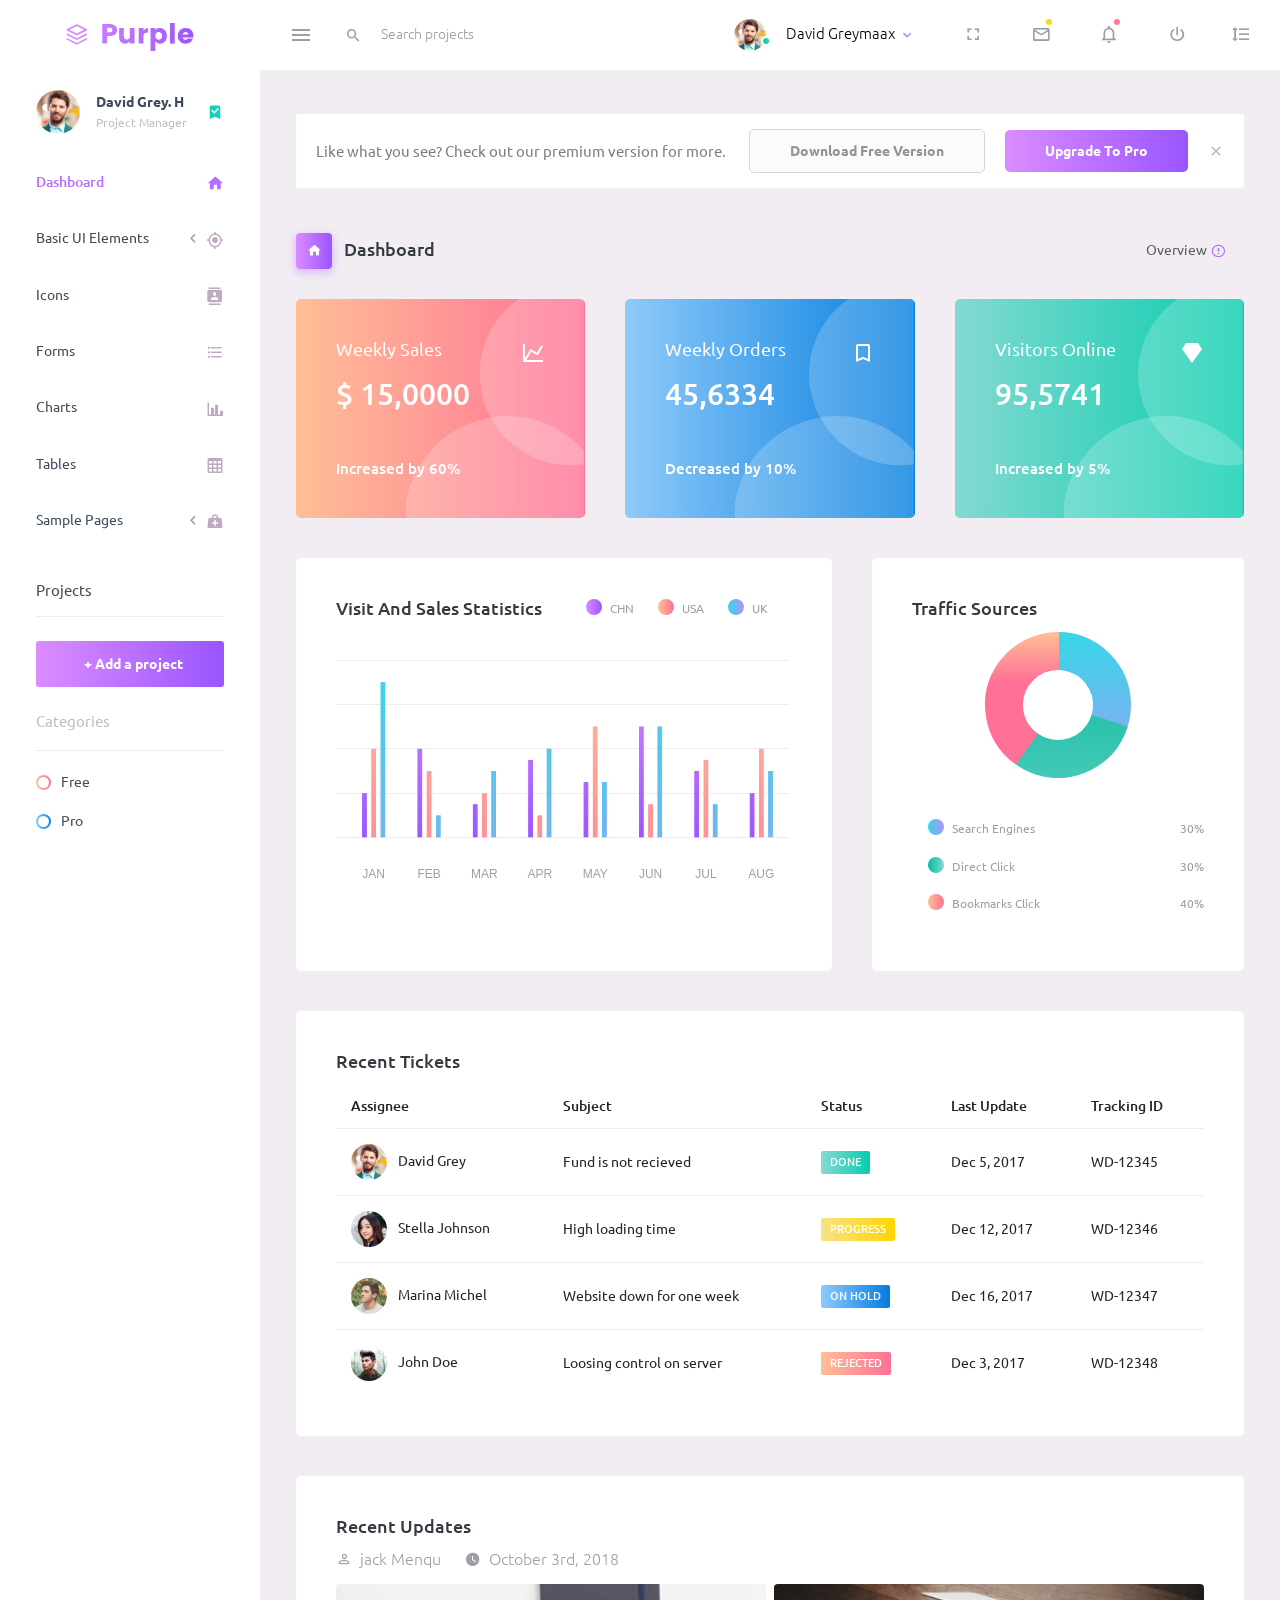
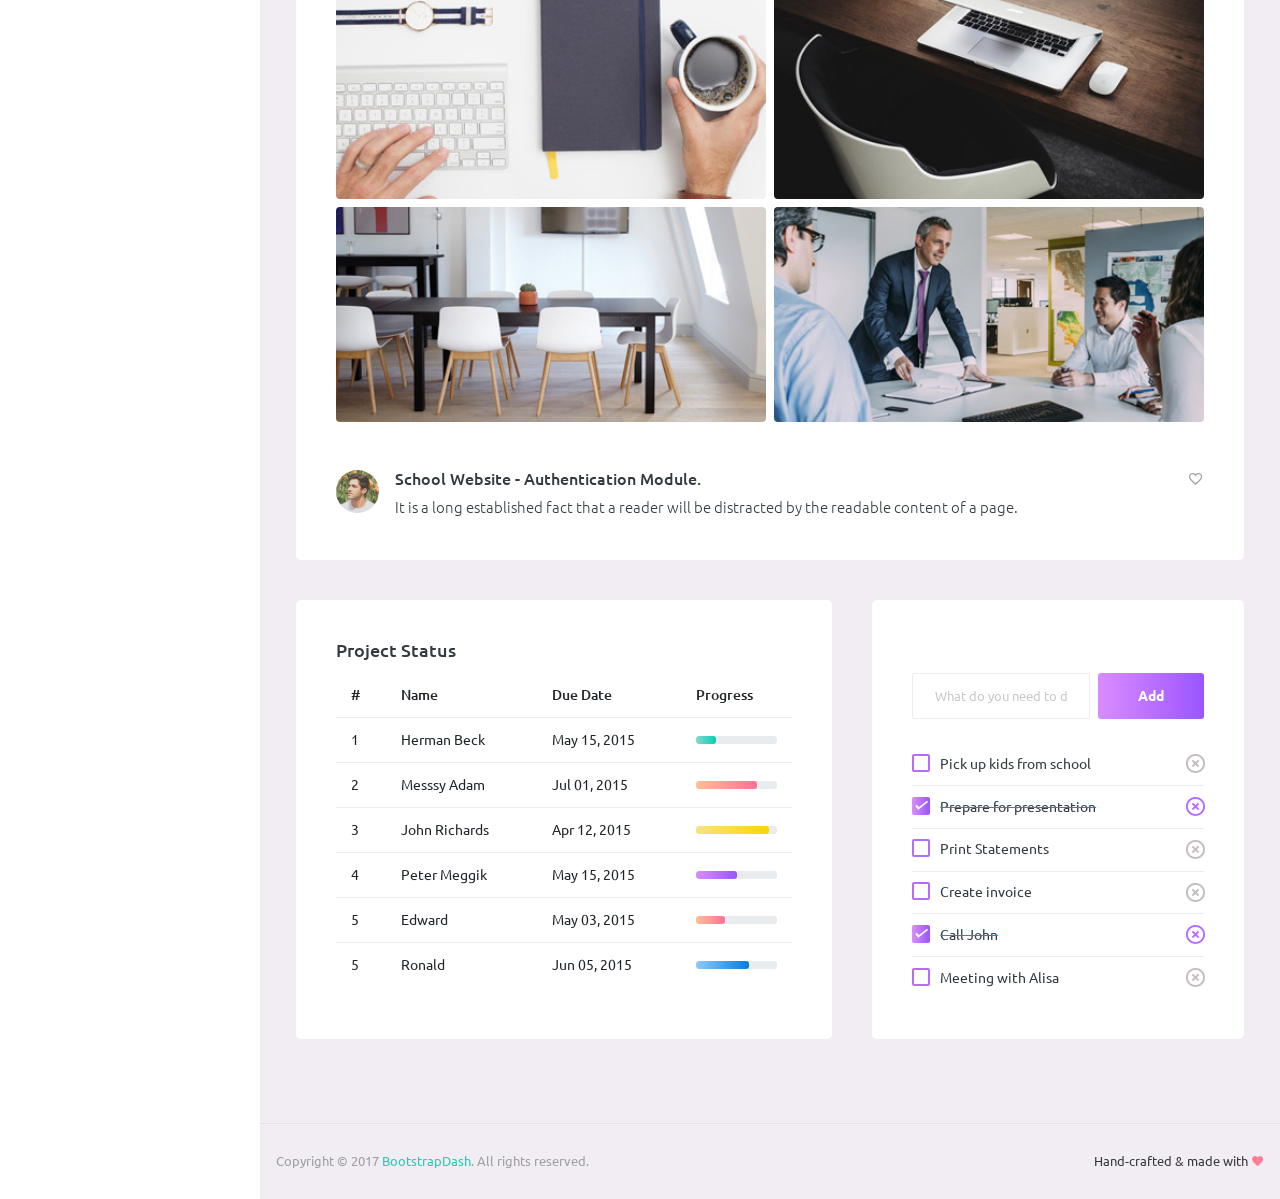
<file: public/admin/index.html>
<!DOCTYPE html>
<html lang="en">
  <head>
    <!-- Required meta tags -->
    <meta charset="utf-8">
    <meta name="viewport" content="width=device-width, initial-scale=1, shrink-to-fit=no">
    <title>Purple Admin</title>
    <!-- plugins:css -->
    <link rel="stylesheet" href="assets/vendors/mdi/css/materialdesignicons.min.css">
    <link rel="stylesheet" href="assets/vendors/css/vendor.bundle.base.css">
    <!-- endinject -->
    <!-- Plugin css for this page -->
    <!-- End plugin css for this page -->
    <!-- inject:css -->
    <!-- endinject -->
    <!-- Layout styles -->
    <link rel="stylesheet" href="assets/css/style.css">
    <!-- End layout styles -->
    <link rel="shortcut icon" href="assets/images/favicon.png" />
  </head>
  <body>
    <div class="container-scroller">
      <!-- partial:partials/_navbar.html -->
      <nav class="navbar default-layout-navbar col-lg-12 col-12 p-0 fixed-top d-flex flex-row">
        <div class="text-center navbar-brand-wrapper d-flex align-items-center justify-content-center">
          <a class="navbar-brand brand-logo" href="index.html"><img src="assets/images/logo.svg" alt="logo" /></a>
          <a class="navbar-brand brand-logo-mini" href="index.html"><img src="assets/images/logo-mini.svg" alt="logo" /></a>
        </div>
        <div class="navbar-menu-wrapper d-flex align-items-stretch">
          <button class="navbar-toggler navbar-toggler align-self-center" type="button" data-toggle="minimize">
            <span class="mdi mdi-menu"></span>
          </button>
          <div class="search-field d-none d-md-block">
            <form class="d-flex align-items-center h-100" action="#">
              <div class="input-group">
                <div class="input-group-prepend bg-transparent">
                  <i class="input-group-text border-0 mdi mdi-magnify"></i>
                </div>
                <input type="text" class="form-control bg-transparent border-0" placeholder="Search projects">
              </div>
            </form>
          </div>
          <ul class="navbar-nav navbar-nav-right">
            <li class="nav-item nav-profile dropdown">
              <a class="nav-link dropdown-toggle" id="profileDropdown" href="#" data-toggle="dropdown" aria-expanded="false">
                <div class="nav-profile-img">
                  <img src="assets/images/faces/face1.jpg" alt="image">
                  <span class="availability-status online"></span>
                </div>
                <div class="nav-profile-text">
                  <p class="mb-1 text-black">David Greymaax</p>
                </div>
              </a>
              <div class="dropdown-menu navbar-dropdown" aria-labelledby="profileDropdown">
                <a class="dropdown-item" href="#">
                  <i class="mdi mdi-cached mr-2 text-success"></i> Activity Log </a>
                <div class="dropdown-divider"></div>
                <a class="dropdown-item" href="#">
                  <i class="mdi mdi-logout mr-2 text-primary"></i> Signout </a>
              </div>
            </li>
            <li class="nav-item d-none d-lg-block full-screen-link">
              <a class="nav-link">
                <i class="mdi mdi-fullscreen" id="fullscreen-button"></i>
              </a>
            </li>
            <li class="nav-item dropdown">
              <a class="nav-link count-indicator dropdown-toggle" id="messageDropdown" href="#" data-toggle="dropdown" aria-expanded="false">
                <i class="mdi mdi-email-outline"></i>
                <span class="count-symbol bg-warning"></span>
              </a>
              <div class="dropdown-menu dropdown-menu-right navbar-dropdown preview-list" aria-labelledby="messageDropdown">
                <h6 class="p-3 mb-0">Messages</h6>
                <div class="dropdown-divider"></div>
                <a class="dropdown-item preview-item">
                  <div class="preview-thumbnail">
                    <img src="assets/images/faces/face4.jpg" alt="image" class="profile-pic">
                  </div>
                  <div class="preview-item-content d-flex align-items-start flex-column justify-content-center">
                    <h6 class="preview-subject ellipsis mb-1 font-weight-normal">Mark send you a message</h6>
                    <p class="text-gray mb-0"> 1 Minutes ago </p>
                  </div>
                </a>
                <div class="dropdown-divider"></div>
                <a class="dropdown-item preview-item">
                  <div class="preview-thumbnail">
                    <img src="assets/images/faces/face2.jpg" alt="image" class="profile-pic">
                  </div>
                  <div class="preview-item-content d-flex align-items-start flex-column justify-content-center">
                    <h6 class="preview-subject ellipsis mb-1 font-weight-normal">Cregh send you a message</h6>
                    <p class="text-gray mb-0"> 15 Minutes ago </p>
                  </div>
                </a>
                <div class="dropdown-divider"></div>
                <a class="dropdown-item preview-item">
                  <div class="preview-thumbnail">
                    <img src="assets/images/faces/face3.jpg" alt="image" class="profile-pic">
                  </div>
                  <div class="preview-item-content d-flex align-items-start flex-column justify-content-center">
                    <h6 class="preview-subject ellipsis mb-1 font-weight-normal">Profile picture updated</h6>
                    <p class="text-gray mb-0"> 18 Minutes ago </p>
                  </div>
                </a>
                <div class="dropdown-divider"></div>
                <h6 class="p-3 mb-0 text-center">4 new messages</h6>
              </div>
            </li>
            <li class="nav-item dropdown">
              <a class="nav-link count-indicator dropdown-toggle" id="notificationDropdown" href="#" data-toggle="dropdown">
                <i class="mdi mdi-bell-outline"></i>
                <span class="count-symbol bg-danger"></span>
              </a>
              <div class="dropdown-menu dropdown-menu-right navbar-dropdown preview-list" aria-labelledby="notificationDropdown">
                <h6 class="p-3 mb-0">Notifications</h6>
                <div class="dropdown-divider"></div>
                <a class="dropdown-item preview-item">
                  <div class="preview-thumbnail">
                    <div class="preview-icon bg-success">
                      <i class="mdi mdi-calendar"></i>
                    </div>
                  </div>
                  <div class="preview-item-content d-flex align-items-start flex-column justify-content-center">
                    <h6 class="preview-subject font-weight-normal mb-1">Event today</h6>
                    <p class="text-gray ellipsis mb-0"> Just a reminder that you have an event today </p>
                  </div>
                </a>
                <div class="dropdown-divider"></div>
                <a class="dropdown-item preview-item">
                  <div class="preview-thumbnail">
                    <div class="preview-icon bg-warning">
                      <i class="mdi mdi-settings"></i>
                    </div>
                  </div>
                  <div class="preview-item-content d-flex align-items-start flex-column justify-content-center">
                    <h6 class="preview-subject font-weight-normal mb-1">Settings</h6>
                    <p class="text-gray ellipsis mb-0"> Update dashboard </p>
                  </div>
                </a>
                <div class="dropdown-divider"></div>
                <a class="dropdown-item preview-item">
                  <div class="preview-thumbnail">
                    <div class="preview-icon bg-info">
                      <i class="mdi mdi-link-variant"></i>
                    </div>
                  </div>
                  <div class="preview-item-content d-flex align-items-start flex-column justify-content-center">
                    <h6 class="preview-subject font-weight-normal mb-1">Launch Admin</h6>
                    <p class="text-gray ellipsis mb-0"> New admin wow! </p>
                  </div>
                </a>
                <div class="dropdown-divider"></div>
                <h6 class="p-3 mb-0 text-center">See all notifications</h6>
              </div>
            </li>
            <li class="nav-item nav-logout d-none d-lg-block">
              <a class="nav-link" href="#">
                <i class="mdi mdi-power"></i>
              </a>
            </li>
            <li class="nav-item nav-settings d-none d-lg-block">
              <a class="nav-link" href="#">
                <i class="mdi mdi-format-line-spacing"></i>
              </a>
            </li>
          </ul>
          <button class="navbar-toggler navbar-toggler-right d-lg-none align-self-center" type="button" data-toggle="offcanvas">
            <span class="mdi mdi-menu"></span>
          </button>
        </div>
      </nav>
      <!-- partial -->
      <div class="container-fluid page-body-wrapper">
        <!-- partial:partials/_sidebar.html -->
        <nav class="sidebar sidebar-offcanvas" id="sidebar">
          <ul class="nav">
            <li class="nav-item nav-profile">
              <a href="#" class="nav-link">
                <div class="nav-profile-image">
                  <img src="assets/images/faces/face1.jpg" alt="profile">
                  <span class="login-status online"></span>
                  <!--change to offline or busy as needed-->
                </div>
                <div class="nav-profile-text d-flex flex-column">
                  <span class="font-weight-bold mb-2">David Grey. H</span>
                  <span class="text-secondary text-small">Project Manager</span>
                </div>
                <i class="mdi mdi-bookmark-check text-success nav-profile-badge"></i>
              </a>
            </li>
            <li class="nav-item">
              <a class="nav-link" href="index.html">
                <span class="menu-title">Dashboard</span>
                <i class="mdi mdi-home menu-icon"></i>
              </a>
            </li>
            <li class="nav-item">
              <a class="nav-link" data-toggle="collapse" href="#ui-basic" aria-expanded="false" aria-controls="ui-basic">
                <span class="menu-title">Basic UI Elements</span>
                <i class="menu-arrow"></i>
                <i class="mdi mdi-crosshairs-gps menu-icon"></i>
              </a>
              <div class="collapse" id="ui-basic">
                <ul class="nav flex-column sub-menu">
                  <li class="nav-item"> <a class="nav-link" href="pages/ui-features/buttons.html">Buttons</a></li>
                  <li class="nav-item"> <a class="nav-link" href="pages/ui-features/typography.html">Typography</a></li>
                </ul>
              </div>
            </li>
            <li class="nav-item">
              <a class="nav-link" href="pages/icons/mdi.html">
                <span class="menu-title">Icons</span>
                <i class="mdi mdi-contacts menu-icon"></i>
              </a>
            </li>
            <li class="nav-item">
              <a class="nav-link" href="pages/forms/basic_elements.html">
                <span class="menu-title">Forms</span>
                <i class="mdi mdi-format-list-bulleted menu-icon"></i>
              </a>
            </li>
            <li class="nav-item">
              <a class="nav-link" href="pages/charts/chartjs.html">
                <span class="menu-title">Charts</span>
                <i class="mdi mdi-chart-bar menu-icon"></i>
              </a>
            </li>
            <li class="nav-item">
              <a class="nav-link" href="pages/tables/basic-table.html">
                <span class="menu-title">Tables</span>
                <i class="mdi mdi-table-large menu-icon"></i>
              </a>
            </li>
            <li class="nav-item">
              <a class="nav-link" data-toggle="collapse" href="#general-pages" aria-expanded="false" aria-controls="general-pages">
                <span class="menu-title">Sample Pages</span>
                <i class="menu-arrow"></i>
                <i class="mdi mdi-medical-bag menu-icon"></i>
              </a>
              <div class="collapse" id="general-pages">
                <ul class="nav flex-column sub-menu">
                  <li class="nav-item"> <a class="nav-link" href="pages/samples/blank-page.html"> Blank Page </a></li>
                  <li class="nav-item"> <a class="nav-link" href="pages/samples/login.html"> Login </a></li>
                  <li class="nav-item"> <a class="nav-link" href="pages/samples/register.html"> Register </a></li>
                  <li class="nav-item"> <a class="nav-link" href="pages/samples/error-404.html"> 404 </a></li>
                  <li class="nav-item"> <a class="nav-link" href="pages/samples/error-500.html"> 500 </a></li>
                </ul>
              </div>
            </li>
            <li class="nav-item sidebar-actions">
              <span class="nav-link">
                <div class="border-bottom">
                  <h6 class="font-weight-normal mb-3">Projects</h6>
                </div>
                <button class="btn btn-block btn-lg btn-gradient-primary mt-4">+ Add a project</button>
                <div class="mt-4">
                  <div class="border-bottom">
                    <p class="text-secondary">Categories</p>
                  </div>
                  <ul class="gradient-bullet-list mt-4">
                    <li>Free</li>
                    <li>Pro</li>
                  </ul>
                </div>
              </span>
            </li>
          </ul>
        </nav>
        <!-- partial -->
        <div class="main-panel">
          <div class="content-wrapper">
            <div class="row" id="proBanner">
              <div class="col-12">
                <span class="d-flex align-items-center purchase-popup">
                  <p>Like what you see? Check out our premium version for more.</p>
                  <a href="https://github.com/BootstrapDash/PurpleAdmin-Free-Admin-Template" target="_blank" class="btn ml-auto download-button">Download Free Version</a>
                  <a href="https://www.bootstrapdash.com/product/purple-bootstrap-4-admin-template/" target="_blank" class="btn purchase-button">Upgrade To Pro</a>
                  <i class="mdi mdi-close" id="bannerClose"></i>
                </span>
              </div>
            </div>
            <div class="page-header">
              <h3 class="page-title">
                <span class="page-title-icon bg-gradient-primary text-white mr-2">
                  <i class="mdi mdi-home"></i>
                </span> Dashboard </h3>
              <nav aria-label="breadcrumb">
                <ul class="breadcrumb">
                  <li class="breadcrumb-item active" aria-current="page">
                    <span></span>Overview <i class="mdi mdi-alert-circle-outline icon-sm text-primary align-middle"></i>
                  </li>
                </ul>
              </nav>
            </div>
            <div class="row">
              <div class="col-md-4 stretch-card grid-margin">
                <div class="card bg-gradient-danger card-img-holder text-white">
                  <div class="card-body">
                    <img src="assets/images/dashboard/circle.svg" class="card-img-absolute" alt="circle-image" />
                    <h4 class="font-weight-normal mb-3">Weekly Sales <i class="mdi mdi-chart-line mdi-24px float-right"></i>
                    </h4>
                    <h2 class="mb-5">$ 15,0000</h2>
                    <h6 class="card-text">Increased by 60%</h6>
                  </div>
                </div>
              </div>
              <div class="col-md-4 stretch-card grid-margin">
                <div class="card bg-gradient-info card-img-holder text-white">
                  <div class="card-body">
                    <img src="assets/images/dashboard/circle.svg" class="card-img-absolute" alt="circle-image" />
                    <h4 class="font-weight-normal mb-3">Weekly Orders <i class="mdi mdi-bookmark-outline mdi-24px float-right"></i>
                    </h4>
                    <h2 class="mb-5">45,6334</h2>
                    <h6 class="card-text">Decreased by 10%</h6>
                  </div>
                </div>
              </div>
              <div class="col-md-4 stretch-card grid-margin">
                <div class="card bg-gradient-success card-img-holder text-white">
                  <div class="card-body">
                    <img src="assets/images/dashboard/circle.svg" class="card-img-absolute" alt="circle-image" />
                    <h4 class="font-weight-normal mb-3">Visitors Online <i class="mdi mdi-diamond mdi-24px float-right"></i>
                    </h4>
                    <h2 class="mb-5">95,5741</h2>
                    <h6 class="card-text">Increased by 5%</h6>
                  </div>
                </div>
              </div>
            </div>
            <div class="row">
              <div class="col-md-7 grid-margin stretch-card">
                <div class="card">
                  <div class="card-body">
                    <div class="clearfix">
                      <h4 class="card-title float-left">Visit And Sales Statistics</h4>
                      <div id="visit-sale-chart-legend" class="rounded-legend legend-horizontal legend-top-right float-right"></div>
                    </div>
                    <canvas id="visit-sale-chart" class="mt-4"></canvas>
                  </div>
                </div>
              </div>
              <div class="col-md-5 grid-margin stretch-card">
                <div class="card">
                  <div class="card-body">
                    <h4 class="card-title">Traffic Sources</h4>
                    <canvas id="traffic-chart"></canvas>
                    <div id="traffic-chart-legend" class="rounded-legend legend-vertical legend-bottom-left pt-4"></div>
                  </div>
                </div>
              </div>
            </div>
            <div class="row">
              <div class="col-12 grid-margin">
                <div class="card">
                  <div class="card-body">
                    <h4 class="card-title">Recent Tickets</h4>
                    <div class="table-responsive">
                      <table class="table">
                        <thead>
                          <tr>
                            <th> Assignee </th>
                            <th> Subject </th>
                            <th> Status </th>
                            <th> Last Update </th>
                            <th> Tracking ID </th>
                          </tr>
                        </thead>
                        <tbody>
                          <tr>
                            <td>
                              <img src="assets/images/faces/face1.jpg" class="mr-2" alt="image"> David Grey </td>
                            <td> Fund is not recieved </td>
                            <td>
                              <label class="badge badge-gradient-success">DONE</label>
                            </td>
                            <td> Dec 5, 2017 </td>
                            <td> WD-12345 </td>
                          </tr>
                          <tr>
                            <td>
                              <img src="assets/images/faces/face2.jpg" class="mr-2" alt="image"> Stella Johnson </td>
                            <td> High loading time </td>
                            <td>
                              <label class="badge badge-gradient-warning">PROGRESS</label>
                            </td>
                            <td> Dec 12, 2017 </td>
                            <td> WD-12346 </td>
                          </tr>
                          <tr>
                            <td>
                              <img src="assets/images/faces/face3.jpg" class="mr-2" alt="image"> Marina Michel </td>
                            <td> Website down for one week </td>
                            <td>
                              <label class="badge badge-gradient-info">ON HOLD</label>
                            </td>
                            <td> Dec 16, 2017 </td>
                            <td> WD-12347 </td>
                          </tr>
                          <tr>
                            <td>
                              <img src="assets/images/faces/face4.jpg" class="mr-2" alt="image"> John Doe </td>
                            <td> Loosing control on server </td>
                            <td>
                              <label class="badge badge-gradient-danger">REJECTED</label>
                            </td>
                            <td> Dec 3, 2017 </td>
                            <td> WD-12348 </td>
                          </tr>
                        </tbody>
                      </table>
                    </div>
                  </div>
                </div>
              </div>
            </div>
            <div class="row">
              <div class="col-12 grid-margin stretch-card">
                <div class="card">
                  <div class="card-body">
                    <h4 class="card-title">Recent Updates</h4>
                    <div class="d-flex">
                      <div class="d-flex align-items-center mr-4 text-muted font-weight-light">
                        <i class="mdi mdi-account-outline icon-sm mr-2"></i>
                        <span>jack Menqu</span>
                      </div>
                      <div class="d-flex align-items-center text-muted font-weight-light">
                        <i class="mdi mdi-clock icon-sm mr-2"></i>
                        <span>October 3rd, 2018</span>
                      </div>
                    </div>
                    <div class="row mt-3">
                      <div class="col-6 pr-1">
                        <img src="assets/images/dashboard/img_1.jpg" class="mb-2 mw-100 w-100 rounded" alt="image">
                        <img src="assets/images/dashboard/img_4.jpg" class="mw-100 w-100 rounded" alt="image">
                      </div>
                      <div class="col-6 pl-1">
                        <img src="assets/images/dashboard/img_2.jpg" class="mb-2 mw-100 w-100 rounded" alt="image">
                        <img src="assets/images/dashboard/img_3.jpg" class="mw-100 w-100 rounded" alt="image">
                      </div>
                    </div>
                    <div class="d-flex mt-5 align-items-top">
                      <img src="assets/images/faces/face3.jpg" class="img-sm rounded-circle mr-3" alt="image">
                      <div class="mb-0 flex-grow">
                        <h5 class="mr-2 mb-2">School Website - Authentication Module.</h5>
                        <p class="mb-0 font-weight-light">It is a long established fact that a reader will be distracted by the readable content of a page.</p>
                      </div>
                      <div class="ml-auto">
                        <i class="mdi mdi-heart-outline text-muted"></i>
                      </div>
                    </div>
                  </div>
                </div>
              </div>
            </div>
            <div class="row">
              <div class="col-md-7 grid-margin stretch-card">
                <div class="card">
                  <div class="card-body">
                    <h4 class="card-title">Project Status</h4>
                    <div class="table-responsive">
                      <table class="table">
                        <thead>
                          <tr>
                            <th> # </th>
                            <th> Name </th>
                            <th> Due Date </th>
                            <th> Progress </th>
                          </tr>
                        </thead>
                        <tbody>
                          <tr>
                            <td> 1 </td>
                            <td> Herman Beck </td>
                            <td> May 15, 2015 </td>
                            <td>
                              <div class="progress">
                                <div class="progress-bar bg-gradient-success" role="progressbar" style="width: 25%" aria-valuenow="25" aria-valuemin="0" aria-valuemax="100"></div>
                              </div>
                            </td>
                          </tr>
                          <tr>
                            <td> 2 </td>
                            <td> Messsy Adam </td>
                            <td> Jul 01, 2015 </td>
                            <td>
                              <div class="progress">
                                <div class="progress-bar bg-gradient-danger" role="progressbar" style="width: 75%" aria-valuenow="75" aria-valuemin="0" aria-valuemax="100"></div>
                              </div>
                            </td>
                          </tr>
                          <tr>
                            <td> 3 </td>
                            <td> John Richards </td>
                            <td> Apr 12, 2015 </td>
                            <td>
                              <div class="progress">
                                <div class="progress-bar bg-gradient-warning" role="progressbar" style="width: 90%" aria-valuenow="90" aria-valuemin="0" aria-valuemax="100"></div>
                              </div>
                            </td>
                          </tr>
                          <tr>
                            <td> 4 </td>
                            <td> Peter Meggik </td>
                            <td> May 15, 2015 </td>
                            <td>
                              <div class="progress">
                                <div class="progress-bar bg-gradient-primary" role="progressbar" style="width: 50%" aria-valuenow="50" aria-valuemin="0" aria-valuemax="100"></div>
                              </div>
                            </td>
                          </tr>
                          <tr>
                            <td> 5 </td>
                            <td> Edward </td>
                            <td> May 03, 2015 </td>
                            <td>
                              <div class="progress">
                                <div class="progress-bar bg-gradient-danger" role="progressbar" style="width: 35%" aria-valuenow="35" aria-valuemin="0" aria-valuemax="100"></div>
                              </div>
                            </td>
                          </tr>
                          <tr>
                            <td> 5 </td>
                            <td> Ronald </td>
                            <td> Jun 05, 2015 </td>
                            <td>
                              <div class="progress">
                                <div class="progress-bar bg-gradient-info" role="progressbar" style="width: 65%" aria-valuenow="65" aria-valuemin="0" aria-valuemax="100"></div>
                              </div>
                            </td>
                          </tr>
                        </tbody>
                      </table>
                    </div>
                  </div>
                </div>
              </div>
              <div class="col-md-5 grid-margin stretch-card">
                <div class="card">
                  <div class="card-body">
                    <h4 class="card-title text-white">Todo</h4>
                    <div class="add-items d-flex">
                      <input type="text" class="form-control todo-list-input" placeholder="What do you need to do today?">
                      <button class="add btn btn-gradient-primary font-weight-bold todo-list-add-btn" id="add-task">Add</button>
                    </div>
                    <div class="list-wrapper">
                      <ul class="d-flex flex-column-reverse todo-list todo-list-custom">
                        <li>
                          <div class="form-check">
                            <label class="form-check-label">
                              <input class="checkbox" type="checkbox"> Meeting with Alisa </label>
                          </div>
                          <i class="remove mdi mdi-close-circle-outline"></i>
                        </li>
                        <li class="completed">
                          <div class="form-check">
                            <label class="form-check-label">
                              <input class="checkbox" type="checkbox" checked> Call John </label>
                          </div>
                          <i class="remove mdi mdi-close-circle-outline"></i>
                        </li>
                        <li>
                          <div class="form-check">
                            <label class="form-check-label">
                              <input class="checkbox" type="checkbox"> Create invoice </label>
                          </div>
                          <i class="remove mdi mdi-close-circle-outline"></i>
                        </li>
                        <li>
                          <div class="form-check">
                            <label class="form-check-label">
                              <input class="checkbox" type="checkbox"> Print Statements </label>
                          </div>
                          <i class="remove mdi mdi-close-circle-outline"></i>
                        </li>
                        <li class="completed">
                          <div class="form-check">
                            <label class="form-check-label">
                              <input class="checkbox" type="checkbox" checked> Prepare for presentation </label>
                          </div>
                          <i class="remove mdi mdi-close-circle-outline"></i>
                        </li>
                        <li>
                          <div class="form-check">
                            <label class="form-check-label">
                              <input class="checkbox" type="checkbox"> Pick up kids from school </label>
                          </div>
                          <i class="remove mdi mdi-close-circle-outline"></i>
                        </li>
                      </ul>
                    </div>
                  </div>
                </div>
              </div>
            </div>
          </div>
          <!-- content-wrapper ends -->
          <!-- partial:partials/_footer.html -->
          <footer class="footer">
            <div class="d-sm-flex justify-content-center justify-content-sm-between">
              <span class="text-muted text-center text-sm-left d-block d-sm-inline-block">Copyright © 2017 <a href="https://www.bootstrapdash.com/" target="_blank">BootstrapDash</a>. All rights reserved.</span>
              <span class="float-none float-sm-right d-block mt-1 mt-sm-0 text-center">Hand-crafted & made with <i class="mdi mdi-heart text-danger"></i></span>
            </div>
          </footer>
          <!-- partial -->
        </div>
        <!-- main-panel ends -->
      </div>
      <!-- page-body-wrapper ends -->
    </div>
    <!-- container-scroller -->
    <!-- plugins:js -->
    <script src="assets/vendors/js/vendor.bundle.base.js"></script>
    <!-- endinject -->
    <!-- Plugin js for this page -->
    <script src="assets/vendors/chart.js/Chart.min.js"></script>
    <!-- End plugin js for this page -->
    <!-- inject:js -->
    <script src="assets/js/off-canvas.js"></script>
    <script src="assets/js/hoverable-collapse.js"></script>
    <script src="assets/js/misc.js"></script>
    <!-- endinject -->
    <!-- Custom js for this page -->
    <script src="assets/js/dashboard.js"></script>
    <script src="assets/js/todolist.js"></script>
    <!-- End custom js for this page -->
  </body>
</html>
</file>
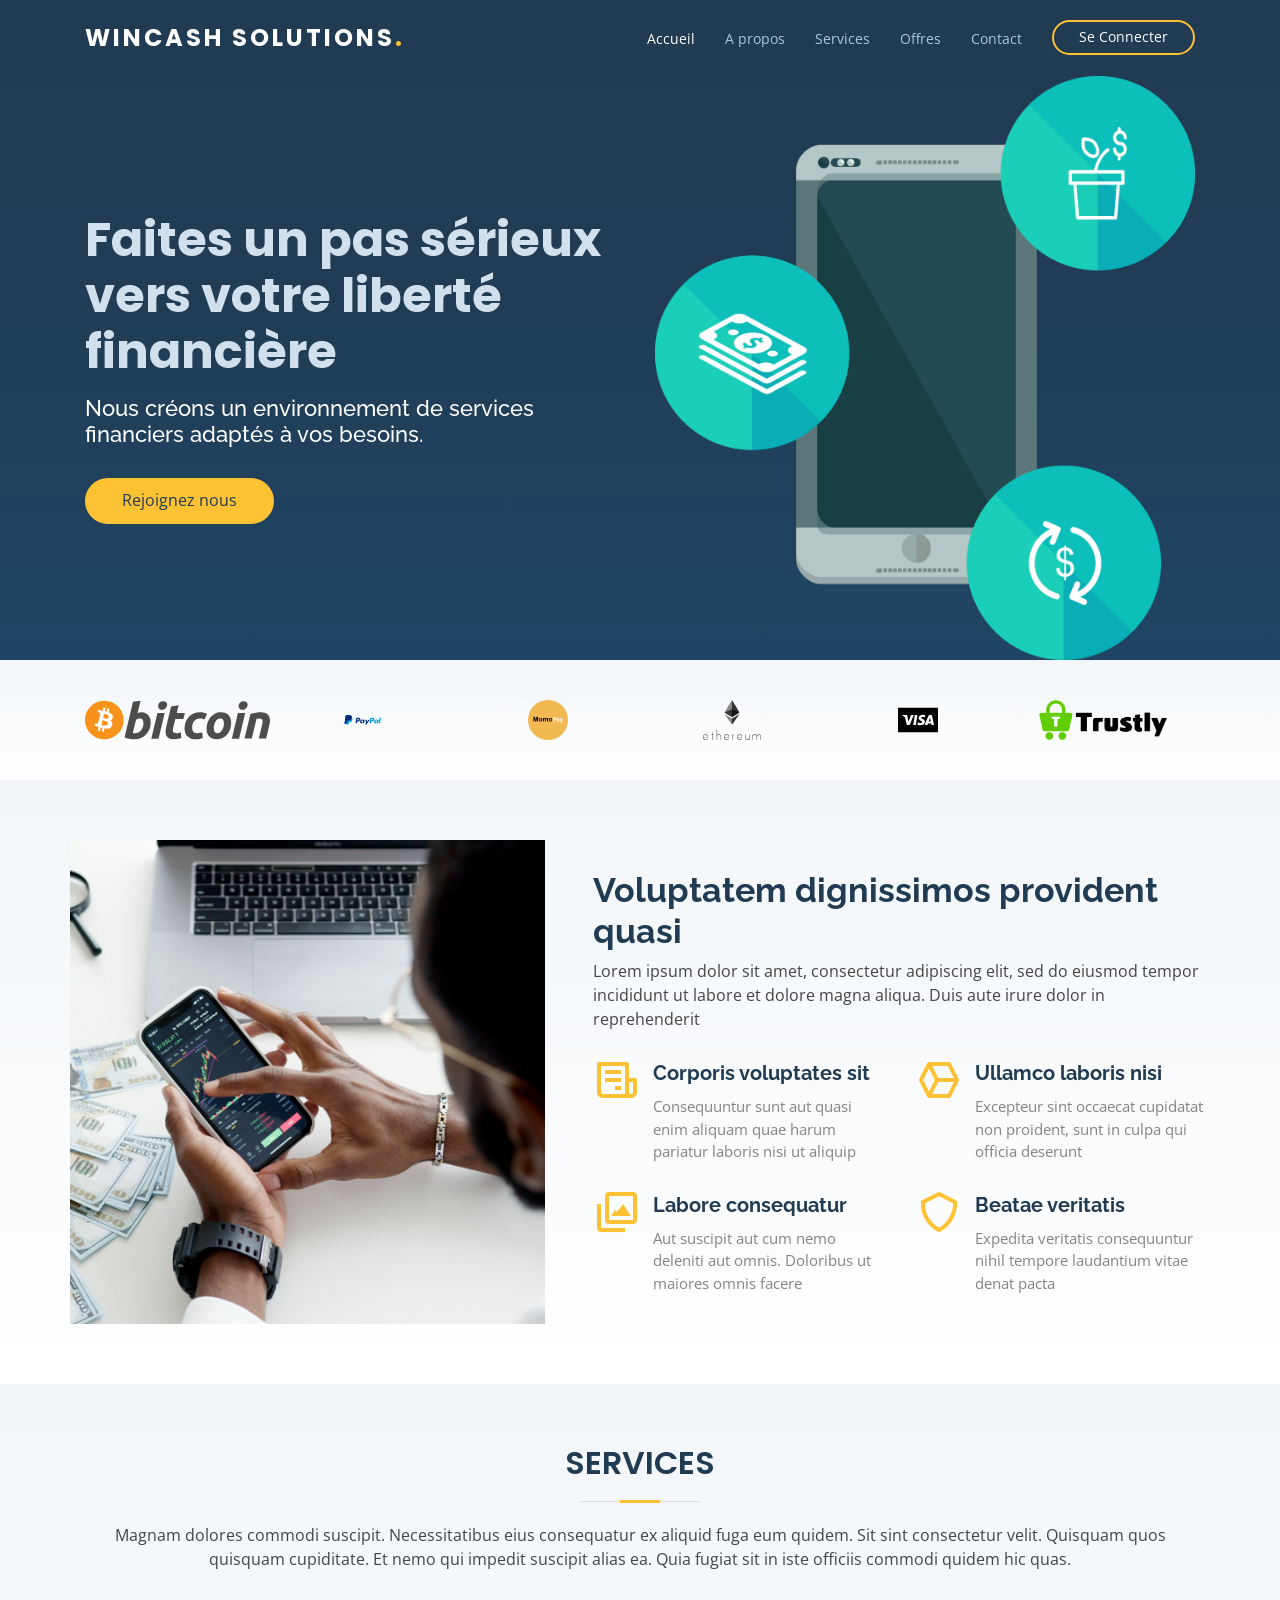
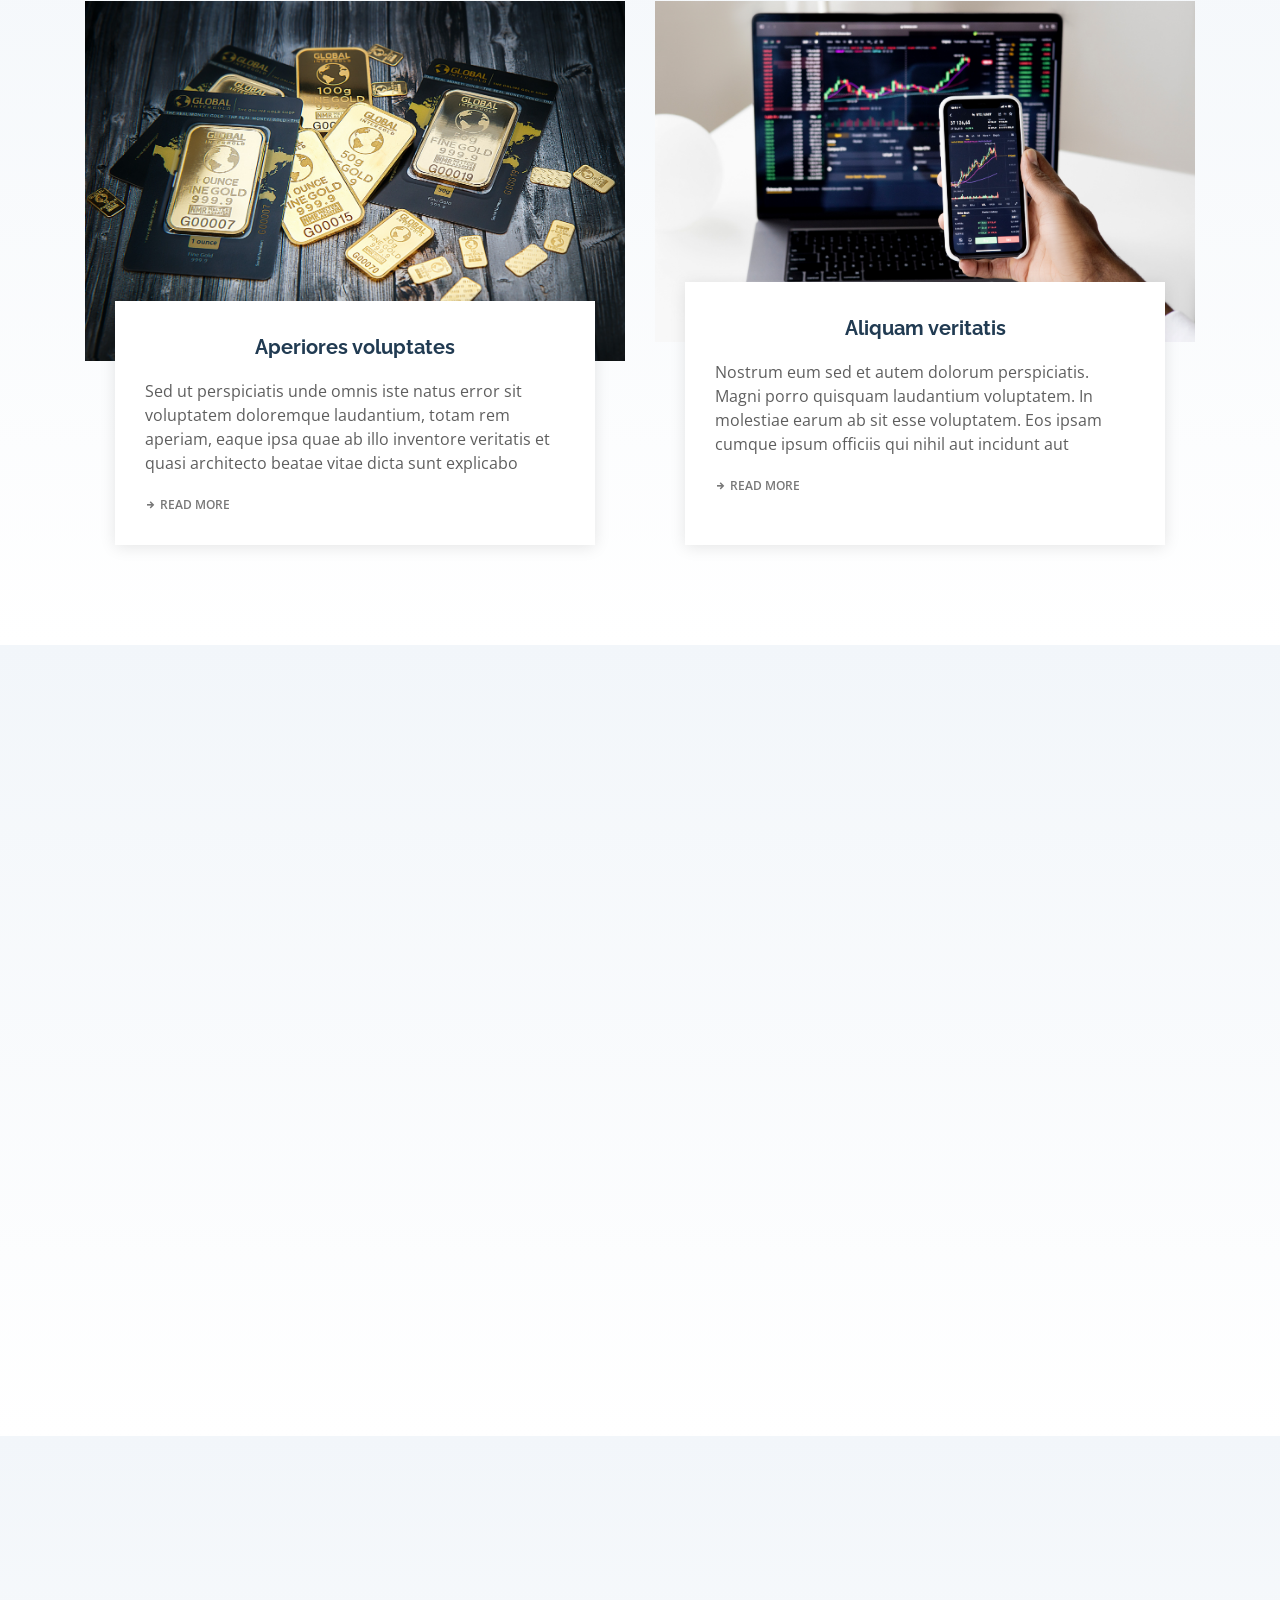
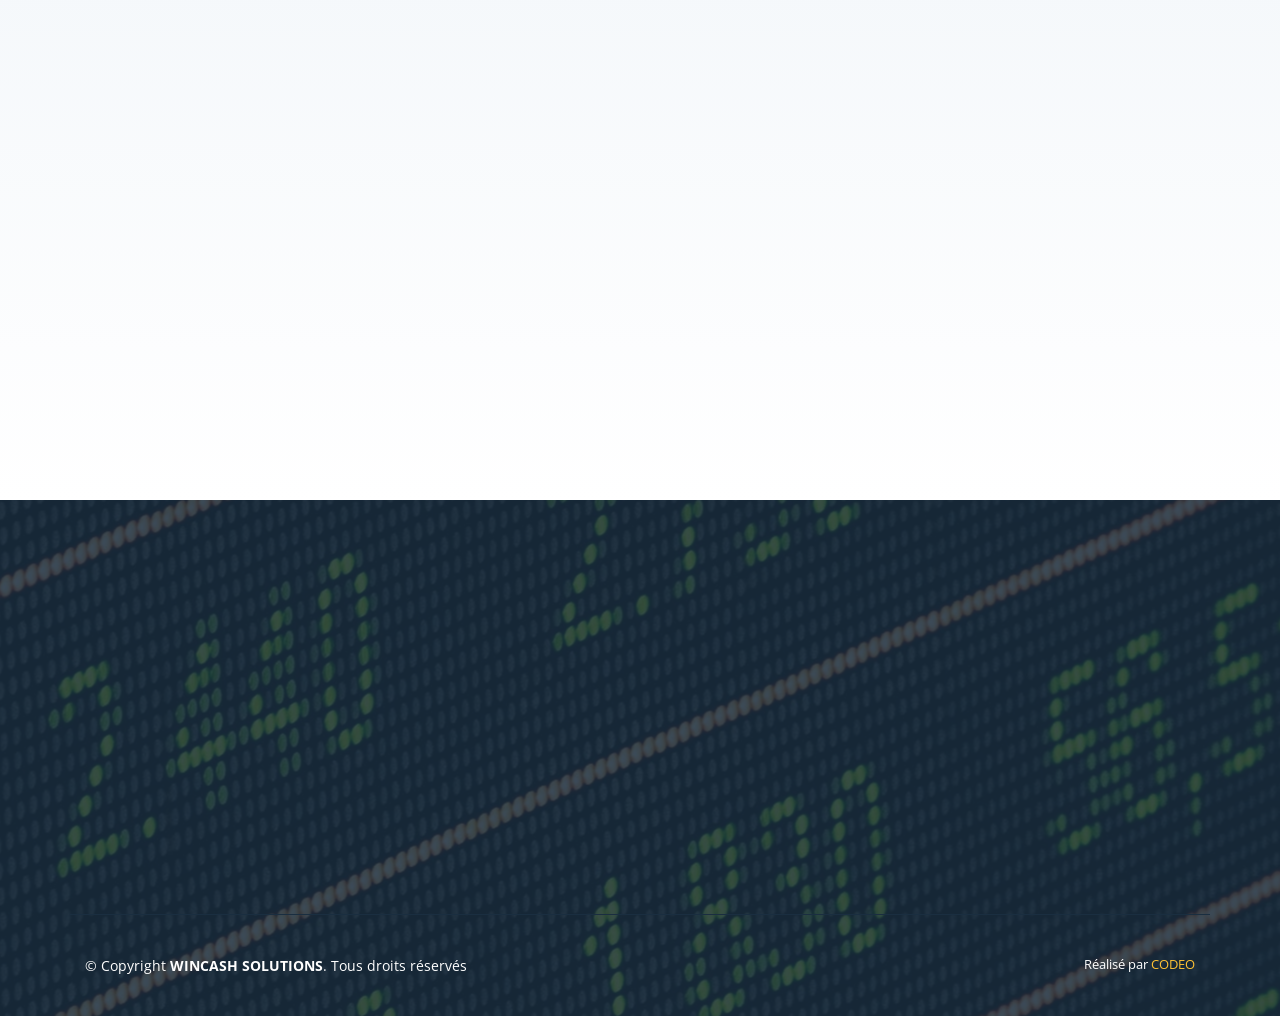
<file: public/ot/index.html>
<!DOCTYPE html>
<html lang="en">

<head>
  <meta charset="utf-8">
  <meta content="width=device-width, initial-scale=1.0" name="viewport">

  <title>Wincash Solutions - Accueil</title>
  <meta content="" name="description">
  <meta content="" name="keywords">

  <!-- Favicons -->
  <link href="assets/img/favicon.png" rel="icon">
  <link href="assets/img/apple-touch-icon.png" rel="apple-touch-icon">

  <!-- Google Fonts -->
  <link href="https://fonts.googleapis.com/css?family=Open+Sans:300,300i,400,400i,600,600i,700,700i|Raleway:300,300i,400,400i,500,500i,600,600i,700,700i|Poppins:300,300i,400,400i,500,500i,600,600i,700,700i" rel="stylesheet">

  <!-- Vendor CSS Files -->
  <link href="assets/vendor/bootstrap/css/bootstrap.min.css" rel="stylesheet">
  <link href="assets/vendor/icofont/icofont.min.css" rel="stylesheet">
  <link href="assets/vendor/boxicons/css/boxicons.min.css" rel="stylesheet">
  <link href="assets/vendor/owl.carousel/assets/owl.carousel.min.css" rel="stylesheet">
  <link href="assets/vendor/venobox/venobox.css" rel="stylesheet">
  <link href="assets/vendor/aos/aos.css" rel="stylesheet">

  <!-- Template Main CSS File -->
  <link href="assets/css/style.css" rel="stylesheet">

  <!-- =======================================================
  * Template Name: Bocor - v2.2.0
  * Template URL: https://bootstrapmade.com/bocor-bootstrap-template-nice-animation/
  * Author: BootstrapMade.com
  * License: https://bootstrapmade.com/license/
  ======================================================== -->
</head>

<body>

  <!-- ======= Header ======= -->
  <header id="header">
    <div class="container d-flex align-items-center">

      <div class="logo mr-auto">
        <h1 class="text-light"><a href="index.html">WINCASH SOLUTIONS<span>.</span></a></h1>
        <!-- Uncomment below if you prefer to use an image logo -->
        <!-- <a href="index.html"><img src="assets/img/logo.png" alt="" class="img-fluid"></a>-->
      </div>

      <nav class="nav-menu d-none d-lg-block">
        <ul>
          <li class="active"><a href="index.html">Accueil</a></li>
          <li><a href="#about">A propos</a></li>
          <li><a href="#services">Services</a></li>
          <li><a href="#offres">Offres</a></li>
          <li><a href="#contact">Contact</a></li>

          <li class="get-started"><a href="#">Se Connecter</a></li>
        </ul>
      </nav><!-- .nav-menu -->

    </div>
  </header><!-- End Header -->

  <!-- ======= Hero Section ======= -->
  <section id="hero">

    <div class="container">
      <div class="row d-flex align-items-center">
      <div class=" col-lg-6 py-5 py-lg-0 order-2 order-lg-1" data-aos="fade-right">
        <h1>Faites un pas sérieux <br>vers votre liberté financière</h1>
        <h2>Nous créons un environnement de services financiers adaptés à vos besoins.</h2>
        <a href="#" class="btn-get-started scrollto">Rejoignez nous</a>
      </div>
      <div class="col-lg-6 order-1 order-lg-2 hero-img" data-aos="fade-left">
        <img src="assets/img/wcsbg1.png" class="img-fluid" alt="">
      </div>
    </div>
    </div>

  </section><!-- End Hero -->

  <main id="main">

    <!-- ======= Clients Section ======= -->
    <section id="clients" class="clients section-bg">
      <div class="container">

        <div class="row no-gutters clients-wrap clearfix wow fadeInUp">

          <div class="col-lg-2 col-md-4 col-6">
            <div class="client-logo">
              <img src="assets/img/clients/client-1.svg" class="img-fluid" alt="" data-aos="flip-right">
            </div>
          </div>

          <div class="col-lg-2 col-md-4 col-6">
            <div class="client-logo">
              <img src="assets/img/clients/client-2.svg" class="img-fluid" alt="" data-aos="flip-right" data-aos-delay="100">
            </div>
          </div>

          <div class="col-lg-2 col-md-4 col-6">
            <div class="client-logo">
              <img src="assets/img/clients/client-3.svg" class="img-fluid" alt="" data-aos="flip-right" data-aos-delay="200">
            </div>
          </div>

          <div class="col-lg-2 col-md-4 col-6">
            <div class="client-logo">
              <img src="assets/img/clients/client-4.svg" class="img-fluid" alt="" data-aos="flip-right" data-aos-delay="300">
            </div>
          </div>

          <div class="col-lg-2 col-md-4 col-6">
            <div class="client-logo">
              <img src="assets/img/clients/client-5.svg" class="img-fluid" alt="" data-aos="flip-right" data-aos-delay="400">
            </div>
          </div>

          <div class="col-lg-2 col-md-4 col-6">
            <div class="client-logo">
              <img src="assets/img/clients/client-6.png" class="img-fluid" alt="" data-aos="flip-right" data-aos-delay="500">
            </div>
          </div>

        </div>

      </div>
    </section><!-- End Clients Section -->

    <!-- ======= About Section ======= -->
    <section id="about" class="about section-bg">
      <div class="container">

        <div class="row">
          <div class="image col-xl-5 d-flex align-items-stretch justify-content-center justify-content-lg-start"></div>
          <div class="col-xl-7 pl-0 pl-lg-5 pr-lg-1 d-flex align-items-stretch">
            <div class="content d-flex flex-column justify-content-center">
              <h3 data-aos="fade-in" data-aos-delay="100">Voluptatem dignissimos provident quasi</h3>
              <p data-aos="fade-in">
                Lorem ipsum dolor sit amet, consectetur adipiscing elit, sed do eiusmod tempor incididunt ut labore et dolore magna aliqua. Duis aute irure dolor in reprehenderit
              </p>
              <div class="row">
                <div class="col-md-6 icon-box" data-aos="fade-up">
                  <i class="bx bx-receipt"></i>
                  <h4><a href="#">Corporis voluptates sit</a></h4>
                  <p>Consequuntur sunt aut quasi enim aliquam quae harum pariatur laboris nisi ut aliquip</p>
                </div>
                <div class="col-md-6 icon-box" data-aos="fade-up" data-aos-delay="100">
                  <i class="bx bx-cube-alt"></i>
                  <h4><a href="#">Ullamco laboris nisi</a></h4>
                  <p>Excepteur sint occaecat cupidatat non proident, sunt in culpa qui officia deserunt</p>
                </div>
                <div class="col-md-6 icon-box" data-aos="fade-up" data-aos-delay="200">
                  <i class="bx bx-images"></i>
                  <h4><a href="#">Labore consequatur</a></h4>
                  <p>Aut suscipit aut cum nemo deleniti aut omnis. Doloribus ut maiores omnis facere</p>
                </div>
                <div class="col-md-6 icon-box" data-aos="fade-up" data-aos-delay="300">
                  <i class="bx bx-shield"></i>
                  <h4><a href="#">Beatae veritatis</a></h4>
                  <p>Expedita veritatis consequuntur nihil tempore laudantium vitae denat pacta</p>
                </div>
              </div>
            </div><!-- End .content-->
          </div>
        </div>

      </div>
    </section><!-- End About Section -->

    <!-- ======= Services Section ======= -->
    <section id="services" class="services section-bg">
      <div class="container">

        <div class="section-title">
          <h2 data-aos="fade-in">Services</h2>
          <p data-aos="fade-in">Magnam dolores commodi suscipit. Necessitatibus eius consequatur ex aliquid fuga eum quidem. Sit sint consectetur velit. Quisquam quos quisquam cupiditate. Et nemo qui impedit suscipit alias ea. Quia fugiat sit in iste officiis commodi quidem hic quas.</p>
        </div>

        <div class="row">
          
          <div class="col-md-6 d-flex align-items-stretch" data-aos="fade-left">
            <div class="card">
              <div class="card-img">
                <img src="assets/img/services-2.jpg" alt="...">
              </div>
              <div class="card-body">
                <h5 class="card-title"><a href="">Aperiores voluptates</a></h5>
                <p class="card-text">Sed ut perspiciatis unde omnis iste natus error sit voluptatem doloremque laudantium, totam rem aperiam, eaque ipsa quae ab illo inventore veritatis et quasi architecto beatae vitae dicta sunt explicabo</p>
                <div class="read-more"><a href="#"><i class="icofont-arrow-right"></i> Read More</a></div>
              </div>
            </div>

          </div>
          
          <div class="col-md-6 d-flex align-items-stretch" data-aos="fade-left">
            <div class="card">
              <div class="card-img">
                <img src="assets/img/services-4.jpg" alt="...">
              </div>
              <div class="card-body">
                <h5 class="card-title"><a href="">Aliquam veritatis</a></h5>
                <p class="card-text">Nostrum eum sed et autem dolorum perspiciatis. Magni porro quisquam laudantium voluptatem. In molestiae earum ab sit esse voluptatem. Eos ipsam cumque ipsum officiis qui nihil aut incidunt aut</p>
                <div class="read-more"><a href="#"><i class="icofont-arrow-right"></i> Read More</a></div>
              </div>
            </div>
          </div>
        </div>

      </div>
    </section><!-- End Services Section -->

   
   <!-- ======= Pricing Section ======= -->
   <section id="offres" class="pricing section-bg">
    <div class="container">

      <div class="section-title">
        <h2 data-aos="fade-in">Pricing</h2>
        <p data-aos="fade-in">Magnam dolores commodi suscipit. Necessitatibus eius consequatur ex aliquid fuga eum quidem. Sit sint consectetur velit. Quisquam quos quisquam cupiditate. Et nemo qui impedit suscipit alias ea. Quia fugiat sit in iste officiis commodi quidem hic quas.</p>
      </div>

      <div class="row no-gutters">

        <div class="col-lg-4 box" data-aos="zoom-in">
          <h3>Free</h3>
          <h4>$0<span>per month</span></h4>
          <ul>
            <li><i class="bx bx-check"></i> Quam adipiscing vitae proin</li>
            <li><i class="bx bx-check"></i> Nec feugiat nisl pretium</li>
            <li><i class="bx bx-check"></i> Nulla at volutpat diam uteera</li>
            <li class="na"><i class="bx bx-x"></i> <span>Pharetra massa massa ultricies</span></li>
            <li class="na"><i class="bx bx-x"></i> <span>Massa ultricies mi quis hendrerit</span></li>
          </ul>
          <a href="#" class="get-started-btn">Get Started</a>
        </div>

        <div class="col-lg-4 box featured" data-aos="zoom-in">
          <span class="featured-badge">Featured</span>
          <h3>Business</h3>
          <h4>$29<span>per month</span></h4>
          <ul>
            <li><i class="bx bx-check"></i> Quam adipiscing vitae proin</li>
            <li><i class="bx bx-check"></i> Nec feugiat nisl pretium</li>
            <li><i class="bx bx-check"></i> Nulla at volutpat diam uteera</li>
            <li><i class="bx bx-check"></i> Pharetra massa massa ultricies</li>
            <li><i class="bx bx-check"></i> Massa ultricies mi quis hendrerit</li>
          </ul>
          <a href="#" class="get-started-btn">Get Started</a>
        </div>

        <div class="col-lg-4 box" data-aos="zoom-in">
          <h3>Developer</h3>
          <h4>$49<span>per month</span></h4>
          <ul>
            <li><i class="bx bx-check"></i> Quam adipiscing vitae proin</li>
            <li><i class="bx bx-check"></i> Nec feugiat nisl pretium</li>
            <li><i class="bx bx-check"></i> Nulla at volutpat diam uteera</li>
            <li><i class="bx bx-check"></i> Pharetra massa massa ultricies</li>
            <li><i class="bx bx-check"></i> Massa ultricies mi quis hendrerit</li>
          </ul>
          <a href="#" class="get-started-btn">Get Started</a>
        </div>

      </div>

    </div>
  </section><!-- End Pricing Section -->
    

    
    <!-- ======= Contact Section ======= -->
    <section id="contact" class="contact section-bg">
      <div class="container">

        <div class="section-title">
          <h2 data-aos="fade-in">Contact</h2>
          <p data-aos="fade-in">Magnam dolores commodi suscipit. Necessitatibus eius consequatur ex aliquid fuga eum quidem. Sit sint consectetur velit. Quisquam quos quisquam cupiditate. Et nemo qui impedit suscipit alias ea. Quia fugiat sit in iste officiis commodi quidem hic quas.</p>
        </div>

        <div class="row">

          <div class="col-lg-6">

            <div class="row">
              <div class="col-md-12">
                <div class="info-box" data-aos="fade-up">
                  <i class="bx bx-map"></i>
                  <h3>Our Address</h3>
                  <p>A108 Adam Street, New York, NY 535022</p>
                </div>
              </div>
              <div class="col-md-6">
                <div class="info-box mt-4" data-aos="fade-up" data-aos-delay="100">
                  <i class="bx bx-envelope"></i>
                  <h3>Email Us</h3>
                  <p>info@example.com<br>contact@example.com</p>
                </div>
              </div>
              <div class="col-md-6">
                <div class="info-box mt-4" data-aos="fade-up" data-aos-delay="100">
                  <i class="bx bx-phone-call"></i>
                  <h3>Call Us</h3>
                  <p>+1 5589 55488 55<br>+1 6678 254445 41</p>
                </div>
              </div>
            </div>

          </div>

          <div class="col-lg-6 mt-4 mt-lg-0">
            <form action="forms/contact.php" method="post" role="form" class="php-email-form w-100" data-aos="fade-up">
              <div class="form-row">
                <div class="col-md-6 form-group">
                  <input type="text" name="name" class="form-control" id="name" placeholder="Your Name" data-rule="minlen:4" data-msg="Please enter at least 4 chars" />
                  <div class="validate"></div>
                </div>
                <div class="col-md-6 form-group">
                  <input type="email" class="form-control" name="email" id="email" placeholder="Your Email" data-rule="email" data-msg="Please enter a valid email" />
                  <div class="validate"></div>
                </div>
              </div>
              <div class="form-group">
                <input type="text" class="form-control" name="subject" id="subject" placeholder="Subject" data-rule="minlen:4" data-msg="Please enter at least 8 chars of subject" />
                <div class="validate"></div>
              </div>
              <div class="form-group">
                <textarea class="form-control" name="message" rows="5" data-rule="required" data-msg="Please write something for us" placeholder="Message"></textarea>
                <div class="validate"></div>
              </div>
              <div class="mb-3">
                <div class="loading">Loading</div>
                <div class="error-message"></div>
                <div class="sent-message">Your message has been sent. Thank you!</div>
              </div>
              <div class="text-center"><button type="submit">Send Message</button></div>
            </form>
          </div>

        </div>

      </div>
    </section><!-- End Contact Section -->

  </main><!-- End #main -->

  <!-- ======= Footer ======= -->
  <footer id="footer">

    <div class="footer-top">

      <div class="container" data-aos="fade-up">

        <div class="row  justify-content-center">
          <div class="col-lg-6">
            <h3>WINCASH SOLUTIONS.</h3>
            <p>Et aut eum quis fuga eos sunt ipsa nihil. Labore corporis magni eligendi fuga maxime saepe commodi placeat.</p>
          </div>
        </div>

        <div class="row footer-newsletter justify-content-center">
          <div class="col-lg-6">
            <form action="" method="post">
              <input type="email" name="email" placeholder="Enter your Email"><input type="submit" value="Subscribe">
            </form>
          </div>
        </div>

        <div class="social-links">
          <a href="#" class="twitter"><i class="bx bxl-twitter"></i></a>
          <a href="#" class="facebook"><i class="bx bxl-facebook"></i></a>
          <a href="#" class="instagram"><i class="bx bxl-instagram"></i></a>
          <a href="#" class="google-plus"><i class="bx bxl-skype"></i></a>
          <a href="#" class="linkedin"><i class="bx bxl-linkedin"></i></a>
        </div>

      </div>
    </div>

    <div class="container footer-bottom clearfix">
      <div class="copyright">
        &copy; Copyright <strong><span>WINCASH SOLUTIONS</span></strong>. Tous droits réservés
      </div>
      <div class="credits">
        <!-- All the links in the footer should remain intact. -->
        <!-- You can delete the links only if you purchased the pro version. -->
        <!-- Licensing information: https://bootstrapmade.com/license/ -->
        <!-- Purchase the pro version with working PHP/AJAX contact form: https://bootstrapmade.com/bocor-bootstrap-template-nice-animation/ -->
        Réalisé par <a href="">CODEO</a>
      </div>
    </div>
  </footer><!-- End Footer -->

  <a href="#" class="back-to-top"><i class="icofont-simple-up"></i></a>

  <!-- Vendor JS Files -->
  <script src="assets/vendor/jquery/jquery.min.js"></script>
  <script src="assets/vendor/bootstrap/js/bootstrap.bundle.min.js"></script>
  <script src="assets/vendor/jquery.easing/jquery.easing.min.js"></script>
  <script src="assets/vendor/php-email-form/validate.js"></script>
  <script src="assets/vendor/isotope-layout/isotope.pkgd.min.js"></script>
  <script src="assets/vendor/owl.carousel/owl.carousel.min.js"></script>
  <script src="assets/vendor/venobox/venobox.min.js"></script>
  <script src="assets/vendor/aos/aos.js"></script>
  

  <!-- Template Main JS File -->
  <script src="assets/js/main.js"></script>

</body>

</html>
</file>
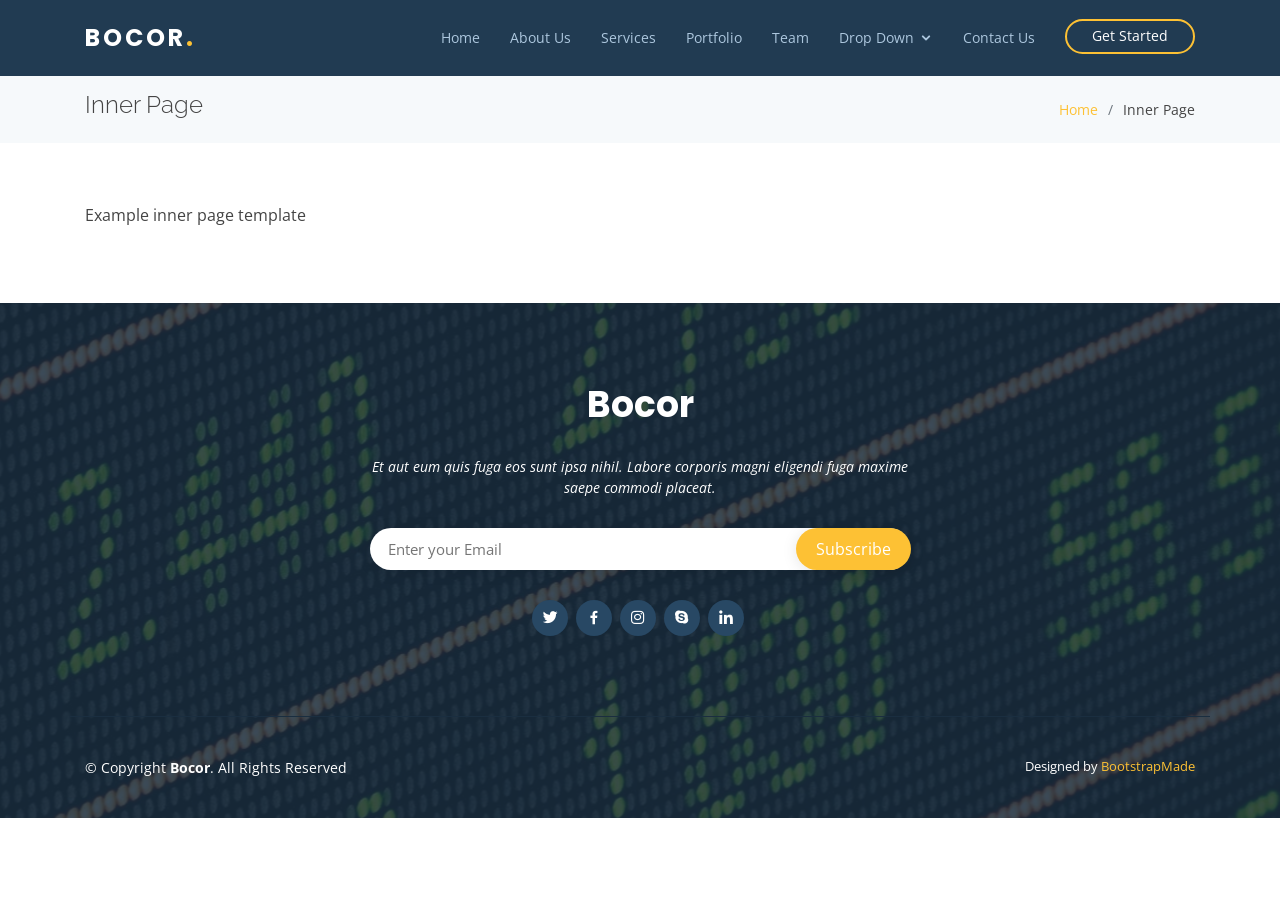
<file: public/ot/inner-page.html>
<!DOCTYPE html>
<html lang="en">

<head>
  <meta charset="utf-8">
  <meta content="width=device-width, initial-scale=1.0" name="viewport">

  <title>Inner Page - Bocor Bootstrap Template</title>
  <meta content="" name="description">
  <meta content="" name="keywords">

  <!-- Favicons -->
  <link href="assets/img/favicon.png" rel="icon">
  <link href="assets/img/apple-touch-icon.png" rel="apple-touch-icon">

  <!-- Google Fonts -->
  <link href="https://fonts.googleapis.com/css?family=Open+Sans:300,300i,400,400i,600,600i,700,700i|Raleway:300,300i,400,400i,500,500i,600,600i,700,700i|Poppins:300,300i,400,400i,500,500i,600,600i,700,700i" rel="stylesheet">

  <!-- Vendor CSS Files -->
  <link href="assets/vendor/bootstrap/css/bootstrap.min.css" rel="stylesheet">
  <link href="assets/vendor/icofont/icofont.min.css" rel="stylesheet">
  <link href="assets/vendor/boxicons/css/boxicons.min.css" rel="stylesheet">
  <link href="assets/vendor/owl.carousel/assets/owl.carousel.min.css" rel="stylesheet">
  <link href="assets/vendor/venobox/venobox.css" rel="stylesheet">
  <link href="assets/vendor/aos/aos.css" rel="stylesheet">

  <!-- Template Main CSS File -->
  <link href="assets/css/style.css" rel="stylesheet">

  <!-- =======================================================
  * Template Name: Bocor - v2.2.0
  * Template URL: https://bootstrapmade.com/bocor-bootstrap-template-nice-animation/
  * Author: BootstrapMade.com
  * License: https://bootstrapmade.com/license/
  ======================================================== -->
</head>

<body>

  <!-- ======= Header ======= -->
  <header id="header">
    <div class="container d-flex align-items-center">

      <div class="logo mr-auto">
        <h1 class="text-light"><a href="index.html">Bocor<span>.</span></a></h1>
        <!-- Uncomment below if you prefer to use an image logo -->
        <!-- <a href="index.html"><img src="assets/img/logo.png" alt="" class="img-fluid"></a>-->
      </div>

      <nav class="nav-menu d-none d-lg-block">
        <ul>
          <li><a href="index.html">Home</a></li>
          <li><a href="#about">About Us</a></li>
          <li><a href="#services">Services</a></li>
          <li><a href="#portfolio">Portfolio</a></li>
          <li><a href="#team">Team</a></li>
          <li class="drop-down"><a href="">Drop Down</a>
            <ul>
              <li><a href="#">Drop Down 1</a></li>
              <li class="drop-down"><a href="#">Drop Down 2</a>
                <ul>
                  <li><a href="#">Deep Drop Down 1</a></li>
                  <li><a href="#">Deep Drop Down 2</a></li>
                  <li><a href="#">Deep Drop Down 3</a></li>
                  <li><a href="#">Deep Drop Down 4</a></li>
                  <li><a href="#">Deep Drop Down 5</a></li>
                </ul>
              </li>
              <li><a href="#">Drop Down 3</a></li>
              <li><a href="#">Drop Down 4</a></li>
              <li><a href="#">Drop Down 5</a></li>
            </ul>
          </li>
          <li><a href="#contact">Contact Us</a></li>

          <li class="get-started"><a href="#about">Get Started</a></li>
        </ul>
      </nav><!-- .nav-menu -->

    </div>
  </header><!-- End Header -->

  <main id="main">

    <!-- ======= Breadcrumbs Section ======= -->
    <section class="breadcrumbs">
      <div class="container">

        <div class="d-flex justify-content-between align-items-center">
          <h2>Inner Page</h2>
          <ol>
            <li><a href="index.html">Home</a></li>
            <li>Inner Page</li>
          </ol>
        </div>

      </div>
    </section><!-- End Breadcrumbs Section -->

    <section class="inner-page">
      <div class="container">
        <p>
          Example inner page template
        </p>
      </div>
    </section>

  </main><!-- End #main -->

  <!-- ======= Footer ======= -->
  <footer id="footer">

    <div class="footer-top">

      <div class="container" data-aos="fade-up">

        <div class="row  justify-content-center">
          <div class="col-lg-6">
            <h3>Bocor</h3>
            <p>Et aut eum quis fuga eos sunt ipsa nihil. Labore corporis magni eligendi fuga maxime saepe commodi placeat.</p>
          </div>
        </div>

        <div class="row footer-newsletter justify-content-center">
          <div class="col-lg-6">
            <form action="" method="post">
              <input type="email" name="email" placeholder="Enter your Email"><input type="submit" value="Subscribe">
            </form>
          </div>
        </div>

        <div class="social-links">
          <a href="#" class="twitter"><i class="bx bxl-twitter"></i></a>
          <a href="#" class="facebook"><i class="bx bxl-facebook"></i></a>
          <a href="#" class="instagram"><i class="bx bxl-instagram"></i></a>
          <a href="#" class="google-plus"><i class="bx bxl-skype"></i></a>
          <a href="#" class="linkedin"><i class="bx bxl-linkedin"></i></a>
        </div>

      </div>
    </div>

    <div class="container footer-bottom clearfix">
      <div class="copyright">
        &copy; Copyright <strong><span>Bocor</span></strong>. All Rights Reserved
      </div>
      <div class="credits">
        <!-- All the links in the footer should remain intact. -->
        <!-- You can delete the links only if you purchased the pro version. -->
        <!-- Licensing information: https://bootstrapmade.com/license/ -->
        <!-- Purchase the pro version with working PHP/AJAX contact form: https://bootstrapmade.com/bocor-bootstrap-template-nice-animation/ -->
        Designed by <a href="https://bootstrapmade.com/">BootstrapMade</a>
      </div>
    </div>
  </footer><!-- End Footer -->

  <a href="#" class="back-to-top"><i class="icofont-simple-up"></i></a>

  <!-- Vendor JS Files -->
  <script src="assets/vendor/jquery/jquery.min.js"></script>
  <script src="assets/vendor/bootstrap/js/bootstrap.bundle.min.js"></script>
  <script src="assets/vendor/jquery.easing/jquery.easing.min.js"></script>
  <script src="assets/vendor/php-email-form/validate.js"></script>
  <script src="assets/vendor/isotope-layout/isotope.pkgd.min.js"></script>
  <script src="assets/vendor/owl.carousel/owl.carousel.min.js"></script>
  <script src="assets/vendor/venobox/venobox.min.js"></script>
  <script src="assets/vendor/aos/aos.js"></script>

  <!-- Template Main JS File -->
  <script src="assets/js/main.js"></script>

</body>

</html>
</file>
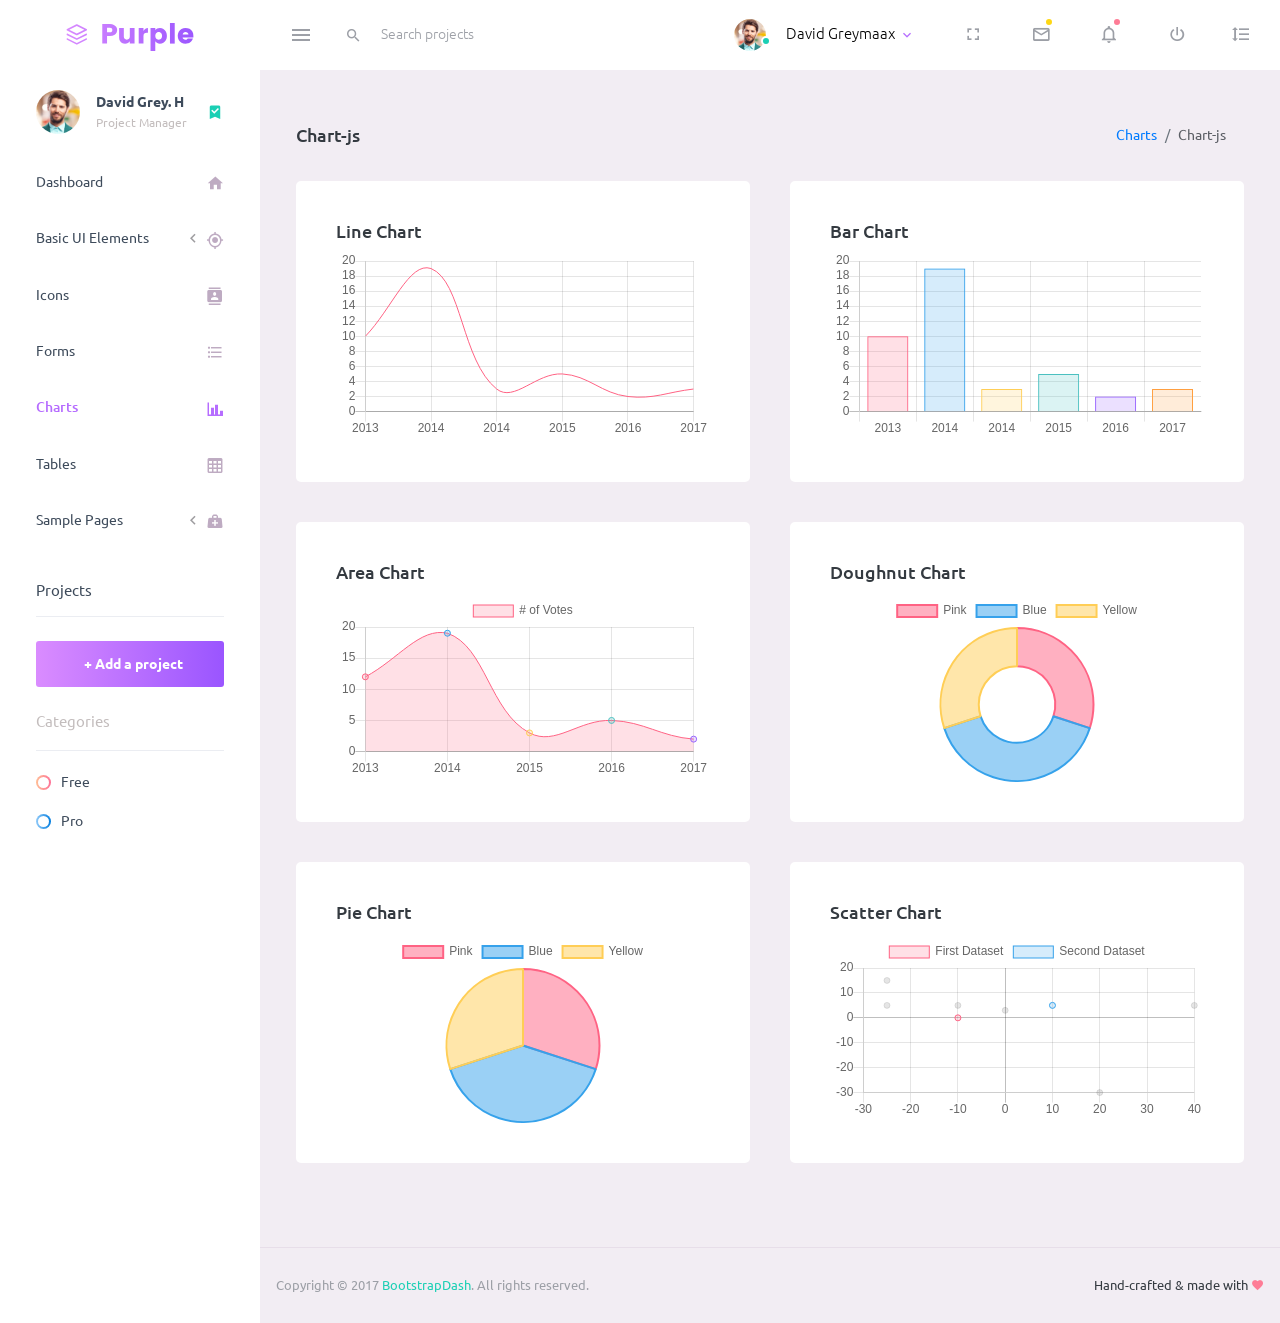
<file: public/admin/pages/charts/chartjs.html>
<!DOCTYPE html>
<html lang="en">
  <head>
    <!-- Required meta tags -->
    <meta charset="utf-8">
    <meta name="viewport" content="width=device-width, initial-scale=1, shrink-to-fit=no">
    <title>Purple Admin</title>
    <!-- plugins:css -->
    <link rel="stylesheet" href="../../assets/vendors/mdi/css/materialdesignicons.min.css">
    <link rel="stylesheet" href="../../assets/vendors/css/vendor.bundle.base.css">
    <!-- endinject -->
    <!-- Plugin css for this page -->
    <!-- End Plugin css for this page -->
    <!-- inject:css -->
    <!-- endinject -->
    <!-- Layout styles -->
    <link rel="stylesheet" href="../../assets/css/style.css">
    <!-- End layout styles -->
    <link rel="shortcut icon" href="../../assets/images/favicon.png" />
  </head>
  <body>
    <div class="container-scroller">
      <!-- partial:../../partials/_navbar.html -->
      <nav class="navbar default-layout-navbar col-lg-12 col-12 p-0 fixed-top d-flex flex-row">
        <div class="text-center navbar-brand-wrapper d-flex align-items-center justify-content-center">
          <a class="navbar-brand brand-logo" href="../../index.html"><img src="../../assets/images/logo.svg" alt="logo" /></a>
          <a class="navbar-brand brand-logo-mini" href="../../index.html"><img src="../../assets/images/logo-mini.svg" alt="logo" /></a>
        </div>
        <div class="navbar-menu-wrapper d-flex align-items-stretch">
          <button class="navbar-toggler navbar-toggler align-self-center" type="button" data-toggle="minimize">
            <span class="mdi mdi-menu"></span>
          </button>
          <div class="search-field d-none d-md-block">
            <form class="d-flex align-items-center h-100" action="#">
              <div class="input-group">
                <div class="input-group-prepend bg-transparent">
                  <i class="input-group-text border-0 mdi mdi-magnify"></i>
                </div>
                <input type="text" class="form-control bg-transparent border-0" placeholder="Search projects">
              </div>
            </form>
          </div>
          <ul class="navbar-nav navbar-nav-right">
            <li class="nav-item nav-profile dropdown">
              <a class="nav-link dropdown-toggle" id="profileDropdown" href="#" data-toggle="dropdown" aria-expanded="false">
                <div class="nav-profile-img">
                  <img src="../../assets/images/faces/face1.jpg" alt="image">
                  <span class="availability-status online"></span>
                </div>
                <div class="nav-profile-text">
                  <p class="mb-1 text-black">David Greymaax</p>
                </div>
              </a>
              <div class="dropdown-menu navbar-dropdown" aria-labelledby="profileDropdown">
                <a class="dropdown-item" href="#">
                  <i class="mdi mdi-cached mr-2 text-success"></i> Activity Log </a>
                <div class="dropdown-divider"></div>
                <a class="dropdown-item" href="#">
                  <i class="mdi mdi-logout mr-2 text-primary"></i> Signout </a>
              </div>
            </li>
            <li class="nav-item d-none d-lg-block full-screen-link">
              <a class="nav-link">
                <i class="mdi mdi-fullscreen" id="fullscreen-button"></i>
              </a>
            </li>
            <li class="nav-item dropdown">
              <a class="nav-link count-indicator dropdown-toggle" id="messageDropdown" href="#" data-toggle="dropdown" aria-expanded="false">
                <i class="mdi mdi-email-outline"></i>
                <span class="count-symbol bg-warning"></span>
              </a>
              <div class="dropdown-menu dropdown-menu-right navbar-dropdown preview-list" aria-labelledby="messageDropdown">
                <h6 class="p-3 mb-0">Messages</h6>
                <div class="dropdown-divider"></div>
                <a class="dropdown-item preview-item">
                  <div class="preview-thumbnail">
                    <img src="../../assets/images/faces/face4.jpg" alt="image" class="profile-pic">
                  </div>
                  <div class="preview-item-content d-flex align-items-start flex-column justify-content-center">
                    <h6 class="preview-subject ellipsis mb-1 font-weight-normal">Mark send you a message</h6>
                    <p class="text-gray mb-0"> 1 Minutes ago </p>
                  </div>
                </a>
                <div class="dropdown-divider"></div>
                <a class="dropdown-item preview-item">
                  <div class="preview-thumbnail">
                    <img src="../../assets/images/faces/face2.jpg" alt="image" class="profile-pic">
                  </div>
                  <div class="preview-item-content d-flex align-items-start flex-column justify-content-center">
                    <h6 class="preview-subject ellipsis mb-1 font-weight-normal">Cregh send you a message</h6>
                    <p class="text-gray mb-0"> 15 Minutes ago </p>
                  </div>
                </a>
                <div class="dropdown-divider"></div>
                <a class="dropdown-item preview-item">
                  <div class="preview-thumbnail">
                    <img src="../../assets/images/faces/face3.jpg" alt="image" class="profile-pic">
                  </div>
                  <div class="preview-item-content d-flex align-items-start flex-column justify-content-center">
                    <h6 class="preview-subject ellipsis mb-1 font-weight-normal">Profile picture updated</h6>
                    <p class="text-gray mb-0"> 18 Minutes ago </p>
                  </div>
                </a>
                <div class="dropdown-divider"></div>
                <h6 class="p-3 mb-0 text-center">4 new messages</h6>
              </div>
            </li>
            <li class="nav-item dropdown">
              <a class="nav-link count-indicator dropdown-toggle" id="notificationDropdown" href="#" data-toggle="dropdown">
                <i class="mdi mdi-bell-outline"></i>
                <span class="count-symbol bg-danger"></span>
              </a>
              <div class="dropdown-menu dropdown-menu-right navbar-dropdown preview-list" aria-labelledby="notificationDropdown">
                <h6 class="p-3 mb-0">Notifications</h6>
                <div class="dropdown-divider"></div>
                <a class="dropdown-item preview-item">
                  <div class="preview-thumbnail">
                    <div class="preview-icon bg-success">
                      <i class="mdi mdi-calendar"></i>
                    </div>
                  </div>
                  <div class="preview-item-content d-flex align-items-start flex-column justify-content-center">
                    <h6 class="preview-subject font-weight-normal mb-1">Event today</h6>
                    <p class="text-gray ellipsis mb-0"> Just a reminder that you have an event today </p>
                  </div>
                </a>
                <div class="dropdown-divider"></div>
                <a class="dropdown-item preview-item">
                  <div class="preview-thumbnail">
                    <div class="preview-icon bg-warning">
                      <i class="mdi mdi-settings"></i>
                    </div>
                  </div>
                  <div class="preview-item-content d-flex align-items-start flex-column justify-content-center">
                    <h6 class="preview-subject font-weight-normal mb-1">Settings</h6>
                    <p class="text-gray ellipsis mb-0"> Update dashboard </p>
                  </div>
                </a>
                <div class="dropdown-divider"></div>
                <a class="dropdown-item preview-item">
                  <div class="preview-thumbnail">
                    <div class="preview-icon bg-info">
                      <i class="mdi mdi-link-variant"></i>
                    </div>
                  </div>
                  <div class="preview-item-content d-flex align-items-start flex-column justify-content-center">
                    <h6 class="preview-subject font-weight-normal mb-1">Launch Admin</h6>
                    <p class="text-gray ellipsis mb-0"> New admin wow! </p>
                  </div>
                </a>
                <div class="dropdown-divider"></div>
                <h6 class="p-3 mb-0 text-center">See all notifications</h6>
              </div>
            </li>
            <li class="nav-item nav-logout d-none d-lg-block">
              <a class="nav-link" href="#">
                <i class="mdi mdi-power"></i>
              </a>
            </li>
            <li class="nav-item nav-settings d-none d-lg-block">
              <a class="nav-link" href="#">
                <i class="mdi mdi-format-line-spacing"></i>
              </a>
            </li>
          </ul>
          <button class="navbar-toggler navbar-toggler-right d-lg-none align-self-center" type="button" data-toggle="offcanvas">
            <span class="mdi mdi-menu"></span>
          </button>
        </div>
      </nav>
      <!-- partial -->
      <div class="container-fluid page-body-wrapper">
        <!-- partial:../../partials/_sidebar.html -->
        <nav class="sidebar sidebar-offcanvas" id="sidebar">
          <ul class="nav">
            <li class="nav-item nav-profile">
              <a href="#" class="nav-link">
                <div class="nav-profile-image">
                  <img src="../../assets/images/faces/face1.jpg" alt="profile">
                  <span class="login-status online"></span>
                  <!--change to offline or busy as needed-->
                </div>
                <div class="nav-profile-text d-flex flex-column">
                  <span class="font-weight-bold mb-2">David Grey. H</span>
                  <span class="text-secondary text-small">Project Manager</span>
                </div>
                <i class="mdi mdi-bookmark-check text-success nav-profile-badge"></i>
              </a>
            </li>
            <li class="nav-item">
              <a class="nav-link" href="../../index.html">
                <span class="menu-title">Dashboard</span>
                <i class="mdi mdi-home menu-icon"></i>
              </a>
            </li>
            <li class="nav-item">
              <a class="nav-link" data-toggle="collapse" href="#ui-basic" aria-expanded="false" aria-controls="ui-basic">
                <span class="menu-title">Basic UI Elements</span>
                <i class="menu-arrow"></i>
                <i class="mdi mdi-crosshairs-gps menu-icon"></i>
              </a>
              <div class="collapse" id="ui-basic">
                <ul class="nav flex-column sub-menu">
                  <li class="nav-item"> <a class="nav-link" href="../../pages/ui-features/buttons.html">Buttons</a></li>
                  <li class="nav-item"> <a class="nav-link" href="../../pages/ui-features/typography.html">Typography</a></li>
                </ul>
              </div>
            </li>
            <li class="nav-item">
              <a class="nav-link" href="../../pages/icons/mdi.html">
                <span class="menu-title">Icons</span>
                <i class="mdi mdi-contacts menu-icon"></i>
              </a>
            </li>
            <li class="nav-item">
              <a class="nav-link" href="../../pages/forms/basic_elements.html">
                <span class="menu-title">Forms</span>
                <i class="mdi mdi-format-list-bulleted menu-icon"></i>
              </a>
            </li>
            <li class="nav-item">
              <a class="nav-link" href="../../pages/charts/chartjs.html">
                <span class="menu-title">Charts</span>
                <i class="mdi mdi-chart-bar menu-icon"></i>
              </a>
            </li>
            <li class="nav-item">
              <a class="nav-link" href="../../pages/tables/basic-table.html">
                <span class="menu-title">Tables</span>
                <i class="mdi mdi-table-large menu-icon"></i>
              </a>
            </li>
            <li class="nav-item">
              <a class="nav-link" data-toggle="collapse" href="#general-pages" aria-expanded="false" aria-controls="general-pages">
                <span class="menu-title">Sample Pages</span>
                <i class="menu-arrow"></i>
                <i class="mdi mdi-medical-bag menu-icon"></i>
              </a>
              <div class="collapse" id="general-pages">
                <ul class="nav flex-column sub-menu">
                  <li class="nav-item"> <a class="nav-link" href="../../pages/samples/blank-page.html"> Blank Page </a></li>
                  <li class="nav-item"> <a class="nav-link" href="../../pages/samples/login.html"> Login </a></li>
                  <li class="nav-item"> <a class="nav-link" href="../../pages/samples/register.html"> Register </a></li>
                  <li class="nav-item"> <a class="nav-link" href="../../pages/samples/error-404.html"> 404 </a></li>
                  <li class="nav-item"> <a class="nav-link" href="../../pages/samples/error-500.html"> 500 </a></li>
                </ul>
              </div>
            </li>
            <li class="nav-item sidebar-actions">
              <span class="nav-link">
                <div class="border-bottom">
                  <h6 class="font-weight-normal mb-3">Projects</h6>
                </div>
                <button class="btn btn-block btn-lg btn-gradient-primary mt-4">+ Add a project</button>
                <div class="mt-4">
                  <div class="border-bottom">
                    <p class="text-secondary">Categories</p>
                  </div>
                  <ul class="gradient-bullet-list mt-4">
                    <li>Free</li>
                    <li>Pro</li>
                  </ul>
                </div>
              </span>
            </li>
          </ul>
        </nav>
        <!-- partial -->
        <div class="main-panel">
          <div class="content-wrapper">
            <div class="page-header">
              <h3 class="page-title"> Chart-js </h3>
              <nav aria-label="breadcrumb">
                <ol class="breadcrumb">
                  <li class="breadcrumb-item"><a href="#">Charts</a></li>
                  <li class="breadcrumb-item active" aria-current="page">Chart-js</li>
                </ol>
              </nav>
            </div>
            <div class="row">
              <div class="col-lg-6 grid-margin stretch-card">
                <div class="card">
                  <div class="card-body">
                    <h4 class="card-title">Line chart</h4>
                    <canvas id="lineChart" style="height:250px"></canvas>
                  </div>
                </div>
              </div>
              <div class="col-lg-6 grid-margin stretch-card">
                <div class="card">
                  <div class="card-body">
                    <h4 class="card-title">Bar chart</h4>
                    <canvas id="barChart" style="height:230px"></canvas>
                  </div>
                </div>
              </div>
            </div>
            <div class="row">
              <div class="col-lg-6 grid-margin stretch-card">
                <div class="card">
                  <div class="card-body">
                    <h4 class="card-title">Area chart</h4>
                    <canvas id="areaChart" style="height:250px"></canvas>
                  </div>
                </div>
              </div>
              <div class="col-lg-6 grid-margin stretch-card">
                <div class="card">
                  <div class="card-body">
                    <h4 class="card-title">Doughnut chart</h4>
                    <canvas id="doughnutChart" style="height:250px"></canvas>
                  </div>
                </div>
              </div>
            </div>
            <div class="row">
              <div class="col-lg-6 grid-margin stretch-card">
                <div class="card">
                  <div class="card-body">
                    <h4 class="card-title">Pie chart</h4>
                    <canvas id="pieChart" style="height:250px"></canvas>
                  </div>
                </div>
              </div>
              <div class="col-lg-6 grid-margin stretch-card">
                <div class="card">
                  <div class="card-body">
                    <h4 class="card-title">Scatter chart</h4>
                    <canvas id="scatterChart" style="height:250px"></canvas>
                  </div>
                </div>
              </div>
            </div>
          </div>
          <!-- content-wrapper ends -->
          <!-- partial:../../partials/_footer.html -->
          <footer class="footer">
            <div class="d-sm-flex justify-content-center justify-content-sm-between">
              <span class="text-muted text-center text-sm-left d-block d-sm-inline-block">Copyright © 2017 <a href="https://www.bootstrapdash.com/" target="_blank">BootstrapDash</a>. All rights reserved.</span>
              <span class="float-none float-sm-right d-block mt-1 mt-sm-0 text-center">Hand-crafted & made with <i class="mdi mdi-heart text-danger"></i></span>
            </div>
          </footer>
          <!-- partial -->
        </div>
        <!-- main-panel ends -->
      </div>
      <!-- page-body-wrapper ends -->
    </div>
    <!-- container-scroller -->
    <!-- plugins:js -->
    <script src="../../assets/vendors/js/vendor.bundle.base.js"></script>
    <!-- endinject -->
    <!-- Plugin js for this page -->
    <script src="../../assets/vendors/chart.js/Chart.min.js"></script>
    <!-- End plugin js for this page -->
    <!-- inject:js -->
    <script src="../../assets/js/off-canvas.js"></script>
    <script src="../../assets/js/hoverable-collapse.js"></script>
    <script src="../../assets/js/misc.js"></script>
    <!-- endinject -->
    <!-- Custom js for this page -->
    <script src="../../assets/js/chart.js"></script>
    <!-- End custom js for this page -->
  </body>
</html>
</file>
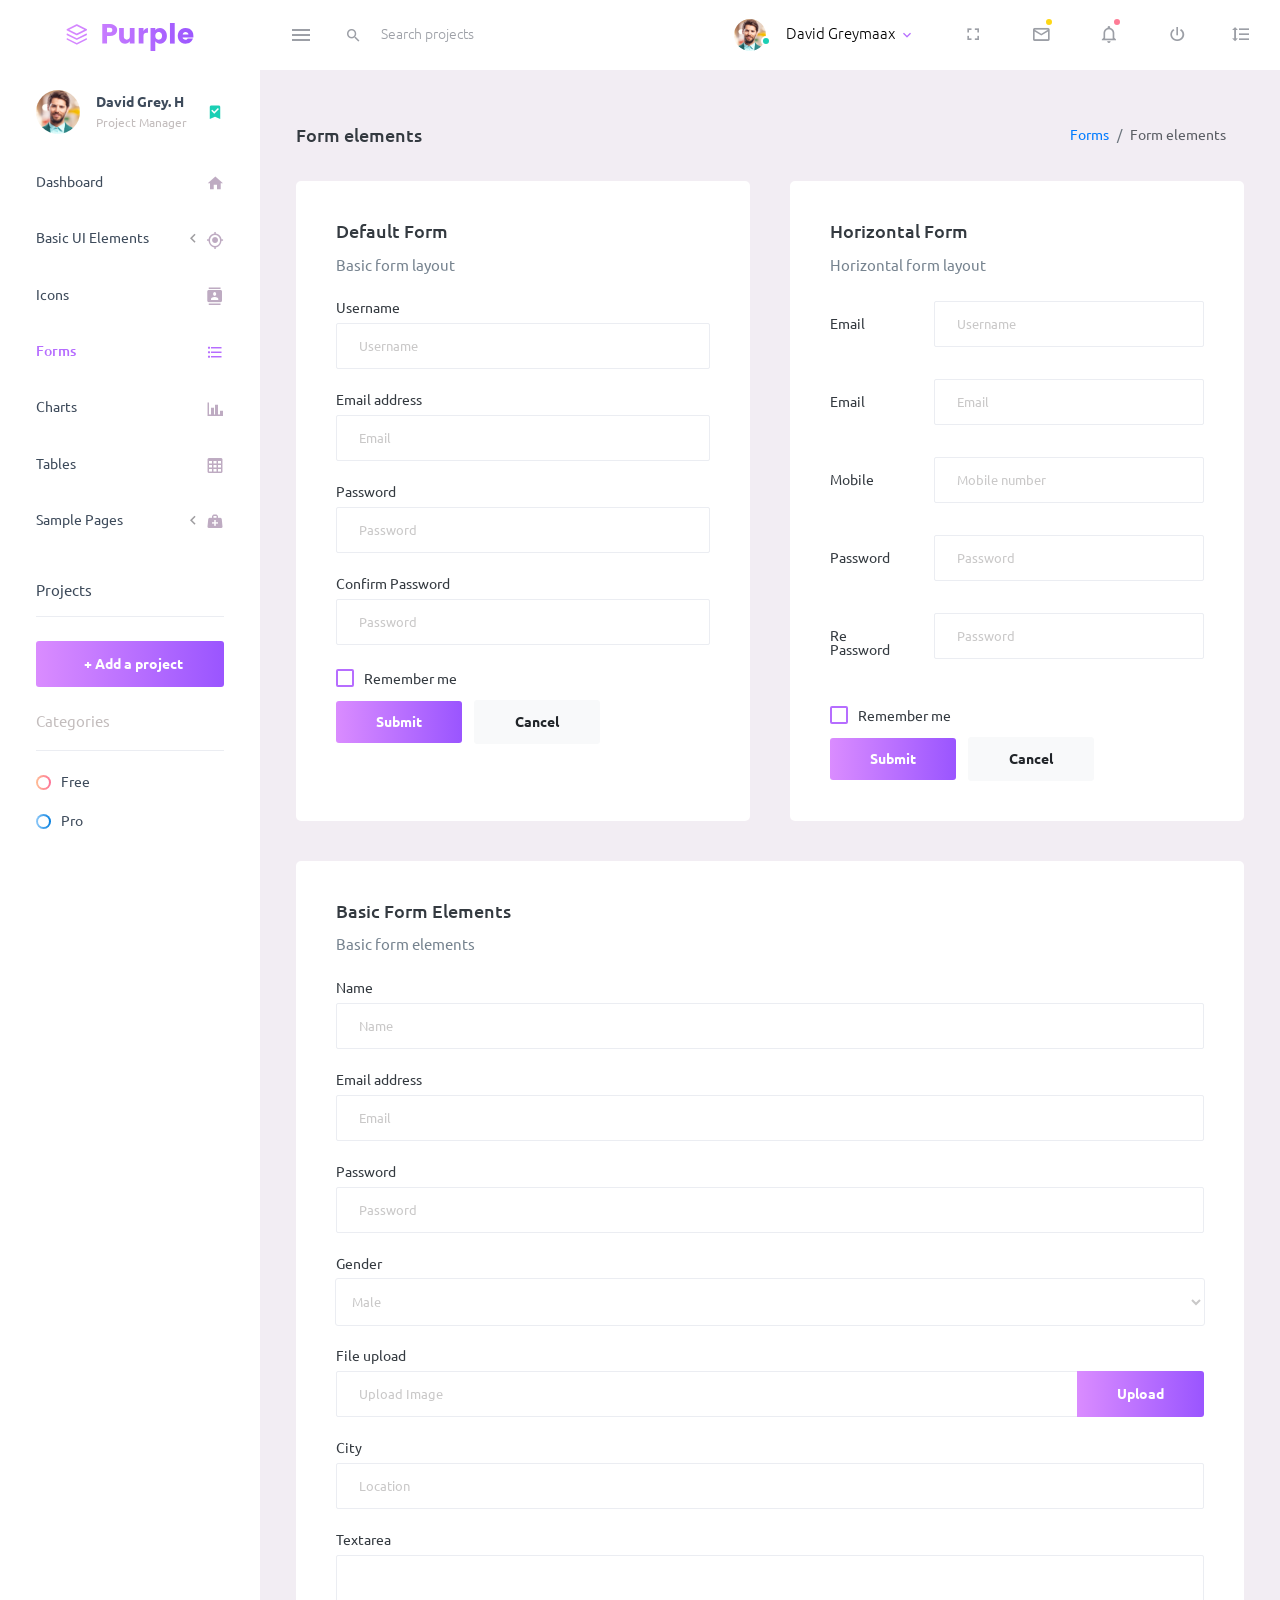
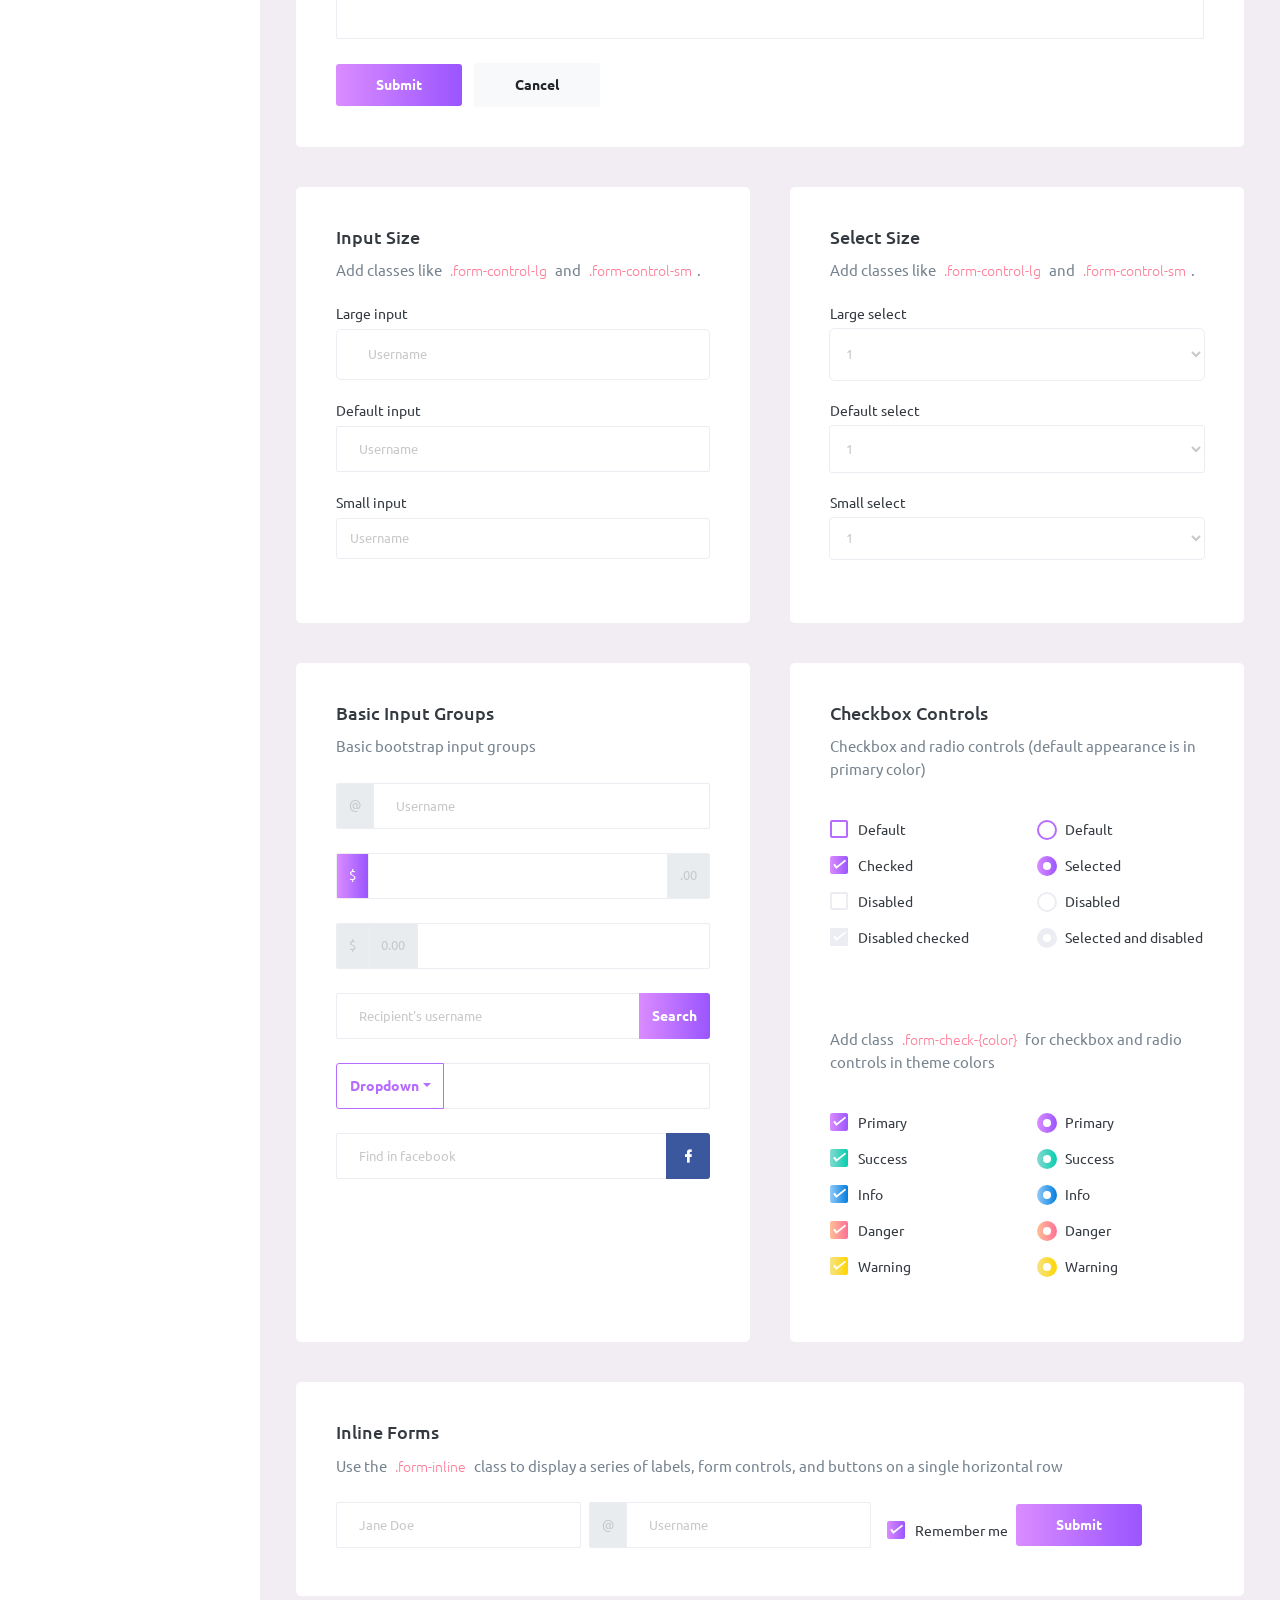
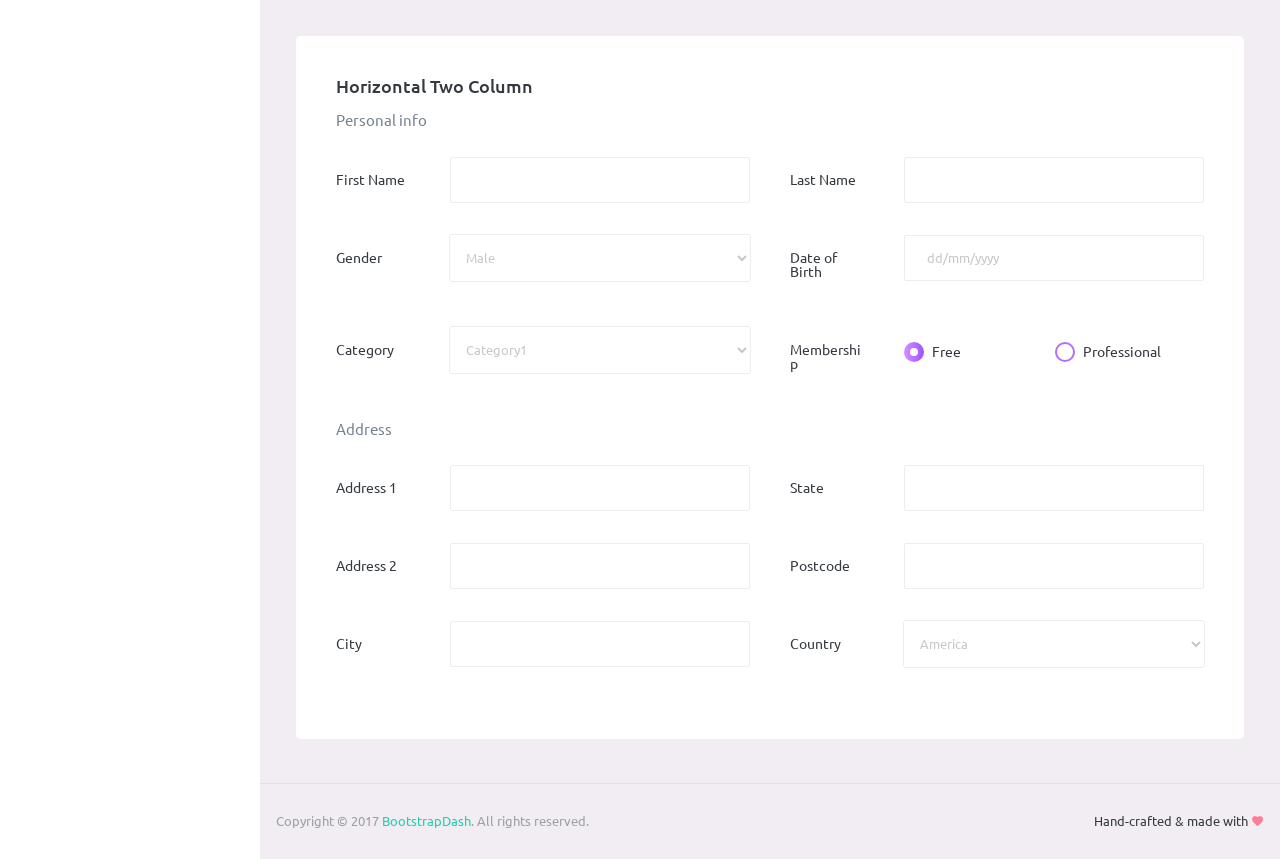
<file: public/admin/pages/forms/basic_elements.html>
<!DOCTYPE html>
<html lang="en">
  <head>
    <!-- Required meta tags -->
    <meta charset="utf-8">
    <meta name="viewport" content="width=device-width, initial-scale=1, shrink-to-fit=no">
    <title>Purple Admin</title>
    <!-- plugins:css -->
    <link rel="stylesheet" href="../../assets/vendors/mdi/css/materialdesignicons.min.css">
    <link rel="stylesheet" href="../../assets/vendors/css/vendor.bundle.base.css">
    <!-- endinject -->
    <!-- Plugin css for this page -->
    <!-- End plugin css for this page -->
    <!-- inject:css -->
    <!-- endinject -->
    <!-- Layout styles -->
    <link rel="stylesheet" href="../../assets/css/style.css">
    <!-- End layout styles -->
    <link rel="shortcut icon" href="../../assets/images/favicon.png" />
  </head>
  <body>
    <div class="container-scroller">
      <!-- partial:../../partials/_navbar.html -->
      <nav class="navbar default-layout-navbar col-lg-12 col-12 p-0 fixed-top d-flex flex-row">
        <div class="text-center navbar-brand-wrapper d-flex align-items-center justify-content-center">
          <a class="navbar-brand brand-logo" href="../../index.html"><img src="../../assets/images/logo.svg" alt="logo" /></a>
          <a class="navbar-brand brand-logo-mini" href="../../index.html"><img src="../../assets/images/logo-mini.svg" alt="logo" /></a>
        </div>
        <div class="navbar-menu-wrapper d-flex align-items-stretch">
          <button class="navbar-toggler navbar-toggler align-self-center" type="button" data-toggle="minimize">
            <span class="mdi mdi-menu"></span>
          </button>
          <div class="search-field d-none d-md-block">
            <form class="d-flex align-items-center h-100" action="#">
              <div class="input-group">
                <div class="input-group-prepend bg-transparent">
                  <i class="input-group-text border-0 mdi mdi-magnify"></i>
                </div>
                <input type="text" class="form-control bg-transparent border-0" placeholder="Search projects">
              </div>
            </form>
          </div>
          <ul class="navbar-nav navbar-nav-right">
            <li class="nav-item nav-profile dropdown">
              <a class="nav-link dropdown-toggle" id="profileDropdown" href="#" data-toggle="dropdown" aria-expanded="false">
                <div class="nav-profile-img">
                  <img src="../../assets/images/faces/face1.jpg" alt="image">
                  <span class="availability-status online"></span>
                </div>
                <div class="nav-profile-text">
                  <p class="mb-1 text-black">David Greymaax</p>
                </div>
              </a>
              <div class="dropdown-menu navbar-dropdown" aria-labelledby="profileDropdown">
                <a class="dropdown-item" href="#">
                  <i class="mdi mdi-cached mr-2 text-success"></i> Activity Log </a>
                <div class="dropdown-divider"></div>
                <a class="dropdown-item" href="#">
                  <i class="mdi mdi-logout mr-2 text-primary"></i> Signout </a>
              </div>
            </li>
            <li class="nav-item d-none d-lg-block full-screen-link">
              <a class="nav-link">
                <i class="mdi mdi-fullscreen" id="fullscreen-button"></i>
              </a>
            </li>
            <li class="nav-item dropdown">
              <a class="nav-link count-indicator dropdown-toggle" id="messageDropdown" href="#" data-toggle="dropdown" aria-expanded="false">
                <i class="mdi mdi-email-outline"></i>
                <span class="count-symbol bg-warning"></span>
              </a>
              <div class="dropdown-menu dropdown-menu-right navbar-dropdown preview-list" aria-labelledby="messageDropdown">
                <h6 class="p-3 mb-0">Messages</h6>
                <div class="dropdown-divider"></div>
                <a class="dropdown-item preview-item">
                  <div class="preview-thumbnail">
                    <img src="../../assets/images/faces/face4.jpg" alt="image" class="profile-pic">
                  </div>
                  <div class="preview-item-content d-flex align-items-start flex-column justify-content-center">
                    <h6 class="preview-subject ellipsis mb-1 font-weight-normal">Mark send you a message</h6>
                    <p class="text-gray mb-0"> 1 Minutes ago </p>
                  </div>
                </a>
                <div class="dropdown-divider"></div>
                <a class="dropdown-item preview-item">
                  <div class="preview-thumbnail">
                    <img src="../../assets/images/faces/face2.jpg" alt="image" class="profile-pic">
                  </div>
                  <div class="preview-item-content d-flex align-items-start flex-column justify-content-center">
                    <h6 class="preview-subject ellipsis mb-1 font-weight-normal">Cregh send you a message</h6>
                    <p class="text-gray mb-0"> 15 Minutes ago </p>
                  </div>
                </a>
                <div class="dropdown-divider"></div>
                <a class="dropdown-item preview-item">
                  <div class="preview-thumbnail">
                    <img src="../../assets/images/faces/face3.jpg" alt="image" class="profile-pic">
                  </div>
                  <div class="preview-item-content d-flex align-items-start flex-column justify-content-center">
                    <h6 class="preview-subject ellipsis mb-1 font-weight-normal">Profile picture updated</h6>
                    <p class="text-gray mb-0"> 18 Minutes ago </p>
                  </div>
                </a>
                <div class="dropdown-divider"></div>
                <h6 class="p-3 mb-0 text-center">4 new messages</h6>
              </div>
            </li>
            <li class="nav-item dropdown">
              <a class="nav-link count-indicator dropdown-toggle" id="notificationDropdown" href="#" data-toggle="dropdown">
                <i class="mdi mdi-bell-outline"></i>
                <span class="count-symbol bg-danger"></span>
              </a>
              <div class="dropdown-menu dropdown-menu-right navbar-dropdown preview-list" aria-labelledby="notificationDropdown">
                <h6 class="p-3 mb-0">Notifications</h6>
                <div class="dropdown-divider"></div>
                <a class="dropdown-item preview-item">
                  <div class="preview-thumbnail">
                    <div class="preview-icon bg-success">
                      <i class="mdi mdi-calendar"></i>
                    </div>
                  </div>
                  <div class="preview-item-content d-flex align-items-start flex-column justify-content-center">
                    <h6 class="preview-subject font-weight-normal mb-1">Event today</h6>
                    <p class="text-gray ellipsis mb-0"> Just a reminder that you have an event today </p>
                  </div>
                </a>
                <div class="dropdown-divider"></div>
                <a class="dropdown-item preview-item">
                  <div class="preview-thumbnail">
                    <div class="preview-icon bg-warning">
                      <i class="mdi mdi-settings"></i>
                    </div>
                  </div>
                  <div class="preview-item-content d-flex align-items-start flex-column justify-content-center">
                    <h6 class="preview-subject font-weight-normal mb-1">Settings</h6>
                    <p class="text-gray ellipsis mb-0"> Update dashboard </p>
                  </div>
                </a>
                <div class="dropdown-divider"></div>
                <a class="dropdown-item preview-item">
                  <div class="preview-thumbnail">
                    <div class="preview-icon bg-info">
                      <i class="mdi mdi-link-variant"></i>
                    </div>
                  </div>
                  <div class="preview-item-content d-flex align-items-start flex-column justify-content-center">
                    <h6 class="preview-subject font-weight-normal mb-1">Launch Admin</h6>
                    <p class="text-gray ellipsis mb-0"> New admin wow! </p>
                  </div>
                </a>
                <div class="dropdown-divider"></div>
                <h6 class="p-3 mb-0 text-center">See all notifications</h6>
              </div>
            </li>
            <li class="nav-item nav-logout d-none d-lg-block">
              <a class="nav-link" href="#">
                <i class="mdi mdi-power"></i>
              </a>
            </li>
            <li class="nav-item nav-settings d-none d-lg-block">
              <a class="nav-link" href="#">
                <i class="mdi mdi-format-line-spacing"></i>
              </a>
            </li>
          </ul>
          <button class="navbar-toggler navbar-toggler-right d-lg-none align-self-center" type="button" data-toggle="offcanvas">
            <span class="mdi mdi-menu"></span>
          </button>
        </div>
      </nav>
      <!-- partial -->
      <div class="container-fluid page-body-wrapper">
        <!-- partial:../../partials/_sidebar.html -->
        <nav class="sidebar sidebar-offcanvas" id="sidebar">
          <ul class="nav">
            <li class="nav-item nav-profile">
              <a href="#" class="nav-link">
                <div class="nav-profile-image">
                  <img src="../../assets/images/faces/face1.jpg" alt="profile">
                  <span class="login-status online"></span>
                  <!--change to offline or busy as needed-->
                </div>
                <div class="nav-profile-text d-flex flex-column">
                  <span class="font-weight-bold mb-2">David Grey. H</span>
                  <span class="text-secondary text-small">Project Manager</span>
                </div>
                <i class="mdi mdi-bookmark-check text-success nav-profile-badge"></i>
              </a>
            </li>
            <li class="nav-item">
              <a class="nav-link" href="../../index.html">
                <span class="menu-title">Dashboard</span>
                <i class="mdi mdi-home menu-icon"></i>
              </a>
            </li>
            <li class="nav-item">
              <a class="nav-link" data-toggle="collapse" href="#ui-basic" aria-expanded="false" aria-controls="ui-basic">
                <span class="menu-title">Basic UI Elements</span>
                <i class="menu-arrow"></i>
                <i class="mdi mdi-crosshairs-gps menu-icon"></i>
              </a>
              <div class="collapse" id="ui-basic">
                <ul class="nav flex-column sub-menu">
                  <li class="nav-item"> <a class="nav-link" href="../../pages/ui-features/buttons.html">Buttons</a></li>
                  <li class="nav-item"> <a class="nav-link" href="../../pages/ui-features/typography.html">Typography</a></li>
                </ul>
              </div>
            </li>
            <li class="nav-item">
              <a class="nav-link" href="../../pages/icons/mdi.html">
                <span class="menu-title">Icons</span>
                <i class="mdi mdi-contacts menu-icon"></i>
              </a>
            </li>
            <li class="nav-item">
              <a class="nav-link" href="../../pages/forms/basic_elements.html">
                <span class="menu-title">Forms</span>
                <i class="mdi mdi-format-list-bulleted menu-icon"></i>
              </a>
            </li>
            <li class="nav-item">
              <a class="nav-link" href="../../pages/charts/chartjs.html">
                <span class="menu-title">Charts</span>
                <i class="mdi mdi-chart-bar menu-icon"></i>
              </a>
            </li>
            <li class="nav-item">
              <a class="nav-link" href="../../pages/tables/basic-table.html">
                <span class="menu-title">Tables</span>
                <i class="mdi mdi-table-large menu-icon"></i>
              </a>
            </li>
            <li class="nav-item">
              <a class="nav-link" data-toggle="collapse" href="#general-pages" aria-expanded="false" aria-controls="general-pages">
                <span class="menu-title">Sample Pages</span>
                <i class="menu-arrow"></i>
                <i class="mdi mdi-medical-bag menu-icon"></i>
              </a>
              <div class="collapse" id="general-pages">
                <ul class="nav flex-column sub-menu">
                  <li class="nav-item"> <a class="nav-link" href="../../pages/samples/blank-page.html"> Blank Page </a></li>
                  <li class="nav-item"> <a class="nav-link" href="../../pages/samples/login.html"> Login </a></li>
                  <li class="nav-item"> <a class="nav-link" href="../../pages/samples/register.html"> Register </a></li>
                  <li class="nav-item"> <a class="nav-link" href="../../pages/samples/error-404.html"> 404 </a></li>
                  <li class="nav-item"> <a class="nav-link" href="../../pages/samples/error-500.html"> 500 </a></li>
                </ul>
              </div>
            </li>
            <li class="nav-item sidebar-actions">
              <span class="nav-link">
                <div class="border-bottom">
                  <h6 class="font-weight-normal mb-3">Projects</h6>
                </div>
                <button class="btn btn-block btn-lg btn-gradient-primary mt-4">+ Add a project</button>
                <div class="mt-4">
                  <div class="border-bottom">
                    <p class="text-secondary">Categories</p>
                  </div>
                  <ul class="gradient-bullet-list mt-4">
                    <li>Free</li>
                    <li>Pro</li>
                  </ul>
                </div>
              </span>
            </li>
          </ul>
        </nav>
        <!-- partial -->
        <div class="main-panel">
          <div class="content-wrapper">
            <div class="page-header">
              <h3 class="page-title"> Form elements </h3>
              <nav aria-label="breadcrumb">
                <ol class="breadcrumb">
                  <li class="breadcrumb-item"><a href="#">Forms</a></li>
                  <li class="breadcrumb-item active" aria-current="page">Form elements</li>
                </ol>
              </nav>
            </div>
            <div class="row">
              <div class="col-md-6 grid-margin stretch-card">
                <div class="card">
                  <div class="card-body">
                    <h4 class="card-title">Default form</h4>
                    <p class="card-description"> Basic form layout </p>
                    <form class="forms-sample">
                      <div class="form-group">
                        <label for="exampleInputUsername1">Username</label>
                        <input type="text" class="form-control" id="exampleInputUsername1" placeholder="Username">
                      </div>
                      <div class="form-group">
                        <label for="exampleInputEmail1">Email address</label>
                        <input type="email" class="form-control" id="exampleInputEmail1" placeholder="Email">
                      </div>
                      <div class="form-group">
                        <label for="exampleInputPassword1">Password</label>
                        <input type="password" class="form-control" id="exampleInputPassword1" placeholder="Password">
                      </div>
                      <div class="form-group">
                        <label for="exampleInputConfirmPassword1">Confirm Password</label>
                        <input type="password" class="form-control" id="exampleInputConfirmPassword1" placeholder="Password">
                      </div>
                      <div class="form-check form-check-flat form-check-primary">
                        <label class="form-check-label">
                          <input type="checkbox" class="form-check-input"> Remember me </label>
                      </div>
                      <button type="submit" class="btn btn-gradient-primary mr-2">Submit</button>
                      <button class="btn btn-light">Cancel</button>
                    </form>
                  </div>
                </div>
              </div>
              <div class="col-md-6 grid-margin stretch-card">
                <div class="card">
                  <div class="card-body">
                    <h4 class="card-title">Horizontal Form</h4>
                    <p class="card-description"> Horizontal form layout </p>
                    <form class="forms-sample">
                      <div class="form-group row">
                        <label for="exampleInputUsername2" class="col-sm-3 col-form-label">Email</label>
                        <div class="col-sm-9">
                          <input type="text" class="form-control" id="exampleInputUsername2" placeholder="Username">
                        </div>
                      </div>
                      <div class="form-group row">
                        <label for="exampleInputEmail2" class="col-sm-3 col-form-label">Email</label>
                        <div class="col-sm-9">
                          <input type="email" class="form-control" id="exampleInputEmail2" placeholder="Email">
                        </div>
                      </div>
                      <div class="form-group row">
                        <label for="exampleInputMobile" class="col-sm-3 col-form-label">Mobile</label>
                        <div class="col-sm-9">
                          <input type="text" class="form-control" id="exampleInputMobile" placeholder="Mobile number">
                        </div>
                      </div>
                      <div class="form-group row">
                        <label for="exampleInputPassword2" class="col-sm-3 col-form-label">Password</label>
                        <div class="col-sm-9">
                          <input type="password" class="form-control" id="exampleInputPassword2" placeholder="Password">
                        </div>
                      </div>
                      <div class="form-group row">
                        <label for="exampleInputConfirmPassword2" class="col-sm-3 col-form-label">Re Password</label>
                        <div class="col-sm-9">
                          <input type="password" class="form-control" id="exampleInputConfirmPassword2" placeholder="Password">
                        </div>
                      </div>
                      <div class="form-check form-check-flat form-check-primary">
                        <label class="form-check-label">
                          <input type="checkbox" class="form-check-input"> Remember me </label>
                      </div>
                      <button type="submit" class="btn btn-gradient-primary mr-2">Submit</button>
                      <button class="btn btn-light">Cancel</button>
                    </form>
                  </div>
                </div>
              </div>
              <div class="col-12 grid-margin stretch-card">
                <div class="card">
                  <div class="card-body">
                    <h4 class="card-title">Basic form elements</h4>
                    <p class="card-description"> Basic form elements </p>
                    <form class="forms-sample">
                      <div class="form-group">
                        <label for="exampleInputName1">Name</label>
                        <input type="text" class="form-control" id="exampleInputName1" placeholder="Name">
                      </div>
                      <div class="form-group">
                        <label for="exampleInputEmail3">Email address</label>
                        <input type="email" class="form-control" id="exampleInputEmail3" placeholder="Email">
                      </div>
                      <div class="form-group">
                        <label for="exampleInputPassword4">Password</label>
                        <input type="password" class="form-control" id="exampleInputPassword4" placeholder="Password">
                      </div>
                      <div class="form-group">
                        <label for="exampleSelectGender">Gender</label>
                        <select class="form-control" id="exampleSelectGender">
                          <option>Male</option>
                          <option>Female</option>
                        </select>
                      </div>
                      <div class="form-group">
                        <label>File upload</label>
                        <input type="file" name="img[]" class="file-upload-default">
                        <div class="input-group col-xs-12">
                          <input type="text" class="form-control file-upload-info" disabled placeholder="Upload Image">
                          <span class="input-group-append">
                            <button class="file-upload-browse btn btn-gradient-primary" type="button">Upload</button>
                          </span>
                        </div>
                      </div>
                      <div class="form-group">
                        <label for="exampleInputCity1">City</label>
                        <input type="text" class="form-control" id="exampleInputCity1" placeholder="Location">
                      </div>
                      <div class="form-group">
                        <label for="exampleTextarea1">Textarea</label>
                        <textarea class="form-control" id="exampleTextarea1" rows="4"></textarea>
                      </div>
                      <button type="submit" class="btn btn-gradient-primary mr-2">Submit</button>
                      <button class="btn btn-light">Cancel</button>
                    </form>
                  </div>
                </div>
              </div>
              <div class="col-md-6 grid-margin stretch-card">
                <div class="card">
                  <div class="card-body">
                    <h4 class="card-title">Input size</h4>
                    <p class="card-description"> Add classes like <code>.form-control-lg</code> and <code>.form-control-sm</code>. </p>
                    <div class="form-group">
                      <label>Large input</label>
                      <input type="text" class="form-control form-control-lg" placeholder="Username" aria-label="Username">
                    </div>
                    <div class="form-group">
                      <label>Default input</label>
                      <input type="text" class="form-control" placeholder="Username" aria-label="Username">
                    </div>
                    <div class="form-group">
                      <label>Small input</label>
                      <input type="text" class="form-control form-control-sm" placeholder="Username" aria-label="Username">
                    </div>
                  </div>
                </div>
              </div>
              <div class="col-md-6 grid-margin stretch-card">
                <div class="card">
                  <div class="card-body">
                    <h4 class="card-title">Select size</h4>
                    <p class="card-description"> Add classes like <code>.form-control-lg</code> and <code>.form-control-sm</code>. </p>
                    <div class="form-group">
                      <label for="exampleFormControlSelect1">Large select</label>
                      <select class="form-control form-control-lg" id="exampleFormControlSelect1">
                        <option>1</option>
                        <option>2</option>
                        <option>3</option>
                        <option>4</option>
                        <option>5</option>
                      </select>
                    </div>
                    <div class="form-group">
                      <label for="exampleFormControlSelect2">Default select</label>
                      <select class="form-control" id="exampleFormControlSelect2">
                        <option>1</option>
                        <option>2</option>
                        <option>3</option>
                        <option>4</option>
                        <option>5</option>
                      </select>
                    </div>
                    <div class="form-group">
                      <label for="exampleFormControlSelect3">Small select</label>
                      <select class="form-control form-control-sm" id="exampleFormControlSelect3">
                        <option>1</option>
                        <option>2</option>
                        <option>3</option>
                        <option>4</option>
                        <option>5</option>
                      </select>
                    </div>
                  </div>
                </div>
              </div>
              <div class="col-md-6 grid-margin stretch-card">
                <div class="card">
                  <div class="card-body">
                    <h4 class="card-title">Basic input groups</h4>
                    <p class="card-description"> Basic bootstrap input groups </p>
                    <div class="form-group">
                      <div class="input-group">
                        <div class="input-group-prepend">
                          <span class="input-group-text">@</span>
                        </div>
                        <input type="text" class="form-control" placeholder="Username" aria-label="Username" aria-describedby="basic-addon1">
                      </div>
                    </div>
                    <div class="form-group">
                      <div class="input-group">
                        <div class="input-group-prepend">
                          <span class="input-group-text bg-gradient-primary text-white">$</span>
                        </div>
                        <input type="text" class="form-control" aria-label="Amount (to the nearest dollar)">
                        <div class="input-group-append">
                          <span class="input-group-text">.00</span>
                        </div>
                      </div>
                    </div>
                    <div class="form-group">
                      <div class="input-group">
                        <div class="input-group-prepend">
                          <span class="input-group-text">$</span>
                        </div>
                        <div class="input-group-prepend">
                          <span class="input-group-text">0.00</span>
                        </div>
                        <input type="text" class="form-control" aria-label="Amount (to the nearest dollar)">
                      </div>
                    </div>
                    <div class="form-group">
                      <div class="input-group">
                        <input type="text" class="form-control" placeholder="Recipient's username" aria-label="Recipient's username" aria-describedby="basic-addon2">
                        <div class="input-group-append">
                          <button class="btn btn-sm btn-gradient-primary" type="button">Search</button>
                        </div>
                      </div>
                    </div>
                    <div class="form-group">
                      <div class="input-group">
                        <div class="input-group-prepend">
                          <button class="btn btn-sm btn-outline-primary dropdown-toggle" type="button" data-toggle="dropdown" aria-haspopup="true" aria-expanded="false">Dropdown</button>
                          <div class="dropdown-menu">
                            <a class="dropdown-item" href="#">Action</a>
                            <a class="dropdown-item" href="#">Another action</a>
                            <a class="dropdown-item" href="#">Something else here</a>
                            <div role="separator" class="dropdown-divider"></div>
                            <a class="dropdown-item" href="#">Separated link</a>
                          </div>
                        </div>
                        <input type="text" class="form-control" aria-label="Text input with dropdown button">
                      </div>
                    </div>
                    <div class="form-group">
                      <div class="input-group">
                        <input type="text" class="form-control" placeholder="Find in facebook" aria-label="Recipient's username" aria-describedby="basic-addon2">
                        <div class="input-group-append">
                          <button class="btn btn-sm btn-facebook" type="button">
                            <i class="mdi mdi-facebook"></i>
                          </button>
                        </div>
                      </div>
                    </div>
                  </div>
                </div>
              </div>
              <div class="col-md-6 grid-margin stretch-card">
                <div class="card">
                  <div class="card-body">
                    <h4 class="card-title">Checkbox Controls</h4>
                    <p class="card-description">Checkbox and radio controls (default appearance is in primary color)</p>
                    <form>
                      <div class="row">
                        <div class="col-md-6">
                          <div class="form-group">
                            <div class="form-check">
                              <label class="form-check-label">
                                <input type="checkbox" class="form-check-input"> Default </label>
                            </div>
                            <div class="form-check">
                              <label class="form-check-label">
                                <input type="checkbox" class="form-check-input" checked> Checked </label>
                            </div>
                            <div class="form-check">
                              <label class="form-check-label">
                                <input type="checkbox" class="form-check-input" disabled> Disabled </label>
                            </div>
                            <div class="form-check">
                              <label class="form-check-label">
                                <input type="checkbox" class="form-check-input" disabled checked> Disabled checked </label>
                            </div>
                          </div>
                        </div>
                        <div class="col-md-6">
                          <div class="form-group">
                            <div class="form-check">
                              <label class="form-check-label">
                                <input type="radio" class="form-check-input" name="optionsRadios" id="optionsRadios1" value=""> Default </label>
                            </div>
                            <div class="form-check">
                              <label class="form-check-label">
                                <input type="radio" class="form-check-input" name="optionsRadios" id="optionsRadios2" value="option2" checked> Selected </label>
                            </div>
                            <div class="form-check">
                              <label class="form-check-label">
                                <input type="radio" class="form-check-input" name="optionsRadios2" id="optionsRadios3" value="option3" disabled> Disabled </label>
                            </div>
                            <div class="form-check">
                              <label class="form-check-label">
                                <input type="radio" class="form-check-input" name="optionsRadio2" id="optionsRadios4" value="option4" disabled checked> Selected and disabled </label>
                            </div>
                          </div>
                        </div>
                      </div>
                    </form>
                  </div>
                  <div class="card-body">
                    <p class="card-description">Add class <code>.form-check-{color}</code> for checkbox and radio controls in theme colors</p>
                    <form>
                      <div class="row">
                        <div class="col-md-6">
                          <div class="form-group">
                            <div class="form-check form-check-primary">
                              <label class="form-check-label">
                                <input type="checkbox" class="form-check-input" checked> Primary </label>
                            </div>
                            <div class="form-check form-check-success">
                              <label class="form-check-label">
                                <input type="checkbox" class="form-check-input" checked> Success </label>
                            </div>
                            <div class="form-check form-check-info">
                              <label class="form-check-label">
                                <input type="checkbox" class="form-check-input" checked> Info </label>
                            </div>
                            <div class="form-check form-check-danger">
                              <label class="form-check-label">
                                <input type="checkbox" class="form-check-input" checked> Danger </label>
                            </div>
                            <div class="form-check form-check-warning">
                              <label class="form-check-label">
                                <input type="checkbox" class="form-check-input" checked> Warning </label>
                            </div>
                          </div>
                        </div>
                        <div class="col-md-6">
                          <div class="form-group">
                            <div class="form-check form-check-primary">
                              <label class="form-check-label">
                                <input type="radio" class="form-check-input" name="ExampleRadio1" id="ExampleRadio1" checked> Primary </label>
                            </div>
                            <div class="form-check form-check-success">
                              <label class="form-check-label">
                                <input type="radio" class="form-check-input" name="ExampleRadio2" id="ExampleRadio2" checked> Success </label>
                            </div>
                            <div class="form-check form-check-info">
                              <label class="form-check-label">
                                <input type="radio" class="form-check-input" name="ExampleRadio3" id="ExampleRadio3" checked> Info </label>
                            </div>
                            <div class="form-check form-check-danger">
                              <label class="form-check-label">
                                <input type="radio" class="form-check-input" name="ExampleRadio4" id="ExampleRadio4" checked> Danger </label>
                            </div>
                            <div class="form-check form-check-warning">
                              <label class="form-check-label">
                                <input type="radio" class="form-check-input" name="ExampleRadio5" id="ExampleRadio5" checked> Warning </label>
                            </div>
                          </div>
                        </div>
                      </div>
                    </form>
                  </div>
                </div>
              </div>
              <div class="col-12 grid-margin stretch-card">
                <div class="card">
                  <div class="card-body">
                    <h4 class="card-title">Inline forms</h4>
                    <p class="card-description"> Use the <code>.form-inline</code> class to display a series of labels, form controls, and buttons on a single horizontal row </p>
                    <form class="form-inline">
                      <label class="sr-only" for="inlineFormInputName2">Name</label>
                      <input type="text" class="form-control mb-2 mr-sm-2" id="inlineFormInputName2" placeholder="Jane Doe">
                      <label class="sr-only" for="inlineFormInputGroupUsername2">Username</label>
                      <div class="input-group mb-2 mr-sm-2">
                        <div class="input-group-prepend">
                          <div class="input-group-text">@</div>
                        </div>
                        <input type="text" class="form-control" id="inlineFormInputGroupUsername2" placeholder="Username">
                      </div>
                      <div class="form-check mx-sm-2">
                        <label class="form-check-label">
                          <input type="checkbox" class="form-check-input" checked> Remember me </label>
                      </div>
                      <button type="submit" class="btn btn-gradient-primary mb-2">Submit</button>
                    </form>
                  </div>
                </div>
              </div>
              <div class="col-12">
                <div class="card">
                  <div class="card-body">
                    <h4 class="card-title">Horizontal Two column</h4>
                    <form class="form-sample">
                      <p class="card-description"> Personal info </p>
                      <div class="row">
                        <div class="col-md-6">
                          <div class="form-group row">
                            <label class="col-sm-3 col-form-label">First Name</label>
                            <div class="col-sm-9">
                              <input type="text" class="form-control" />
                            </div>
                          </div>
                        </div>
                        <div class="col-md-6">
                          <div class="form-group row">
                            <label class="col-sm-3 col-form-label">Last Name</label>
                            <div class="col-sm-9">
                              <input type="text" class="form-control" />
                            </div>
                          </div>
                        </div>
                      </div>
                      <div class="row">
                        <div class="col-md-6">
                          <div class="form-group row">
                            <label class="col-sm-3 col-form-label">Gender</label>
                            <div class="col-sm-9">
                              <select class="form-control">
                                <option>Male</option>
                                <option>Female</option>
                              </select>
                            </div>
                          </div>
                        </div>
                        <div class="col-md-6">
                          <div class="form-group row">
                            <label class="col-sm-3 col-form-label">Date of Birth</label>
                            <div class="col-sm-9">
                              <input class="form-control" placeholder="dd/mm/yyyy" />
                            </div>
                          </div>
                        </div>
                      </div>
                      <div class="row">
                        <div class="col-md-6">
                          <div class="form-group row">
                            <label class="col-sm-3 col-form-label">Category</label>
                            <div class="col-sm-9">
                              <select class="form-control">
                                <option>Category1</option>
                                <option>Category2</option>
                                <option>Category3</option>
                                <option>Category4</option>
                              </select>
                            </div>
                          </div>
                        </div>
                        <div class="col-md-6">
                          <div class="form-group row">
                            <label class="col-sm-3 col-form-label">Membership</label>
                            <div class="col-sm-4">
                              <div class="form-check">
                                <label class="form-check-label">
                                  <input type="radio" class="form-check-input" name="membershipRadios" id="membershipRadios1" value="" checked> Free </label>
                              </div>
                            </div>
                            <div class="col-sm-5">
                              <div class="form-check">
                                <label class="form-check-label">
                                  <input type="radio" class="form-check-input" name="membershipRadios" id="membershipRadios2" value="option2"> Professional </label>
                              </div>
                            </div>
                          </div>
                        </div>
                      </div>
                      <p class="card-description"> Address </p>
                      <div class="row">
                        <div class="col-md-6">
                          <div class="form-group row">
                            <label class="col-sm-3 col-form-label">Address 1</label>
                            <div class="col-sm-9">
                              <input type="text" class="form-control" />
                            </div>
                          </div>
                        </div>
                        <div class="col-md-6">
                          <div class="form-group row">
                            <label class="col-sm-3 col-form-label">State</label>
                            <div class="col-sm-9">
                              <input type="text" class="form-control" />
                            </div>
                          </div>
                        </div>
                      </div>
                      <div class="row">
                        <div class="col-md-6">
                          <div class="form-group row">
                            <label class="col-sm-3 col-form-label">Address 2</label>
                            <div class="col-sm-9">
                              <input type="text" class="form-control" />
                            </div>
                          </div>
                        </div>
                        <div class="col-md-6">
                          <div class="form-group row">
                            <label class="col-sm-3 col-form-label">Postcode</label>
                            <div class="col-sm-9">
                              <input type="text" class="form-control" />
                            </div>
                          </div>
                        </div>
                      </div>
                      <div class="row">
                        <div class="col-md-6">
                          <div class="form-group row">
                            <label class="col-sm-3 col-form-label">City</label>
                            <div class="col-sm-9">
                              <input type="text" class="form-control" />
                            </div>
                          </div>
                        </div>
                        <div class="col-md-6">
                          <div class="form-group row">
                            <label class="col-sm-3 col-form-label">Country</label>
                            <div class="col-sm-9">
                              <select class="form-control">
                                <option>America</option>
                                <option>Italy</option>
                                <option>Russia</option>
                                <option>Britain</option>
                              </select>
                            </div>
                          </div>
                        </div>
                      </div>
                    </form>
                  </div>
                </div>
              </div>
            </div>
          </div>
          <!-- content-wrapper ends -->
          <!-- partial:../../partials/_footer.html -->
          <footer class="footer">
            <div class="d-sm-flex justify-content-center justify-content-sm-between">
              <span class="text-muted text-center text-sm-left d-block d-sm-inline-block">Copyright © 2017 <a href="https://www.bootstrapdash.com/" target="_blank">BootstrapDash</a>. All rights reserved.</span>
              <span class="float-none float-sm-right d-block mt-1 mt-sm-0 text-center">Hand-crafted & made with <i class="mdi mdi-heart text-danger"></i></span>
            </div>
          </footer>
          <!-- partial -->
        </div>
        <!-- main-panel ends -->
      </div>
      <!-- page-body-wrapper ends -->
    </div>
    <!-- container-scroller -->
    <!-- plugins:js -->
    <script src="../../assets/vendors/js/vendor.bundle.base.js"></script>
    <!-- endinject -->
    <!-- Plugin js for this page -->
    <!-- End plugin js for this page -->
    <!-- inject:js -->
    <script src="../../assets/js/off-canvas.js"></script>
    <script src="../../assets/js/hoverable-collapse.js"></script>
    <script src="../../assets/js/misc.js"></script>
    <!-- endinject -->
    <!-- Custom js for this page -->
    <script src="../../assets/js/file-upload.js"></script>
    <!-- End custom js for this page -->
  </body>
</html>
</file>
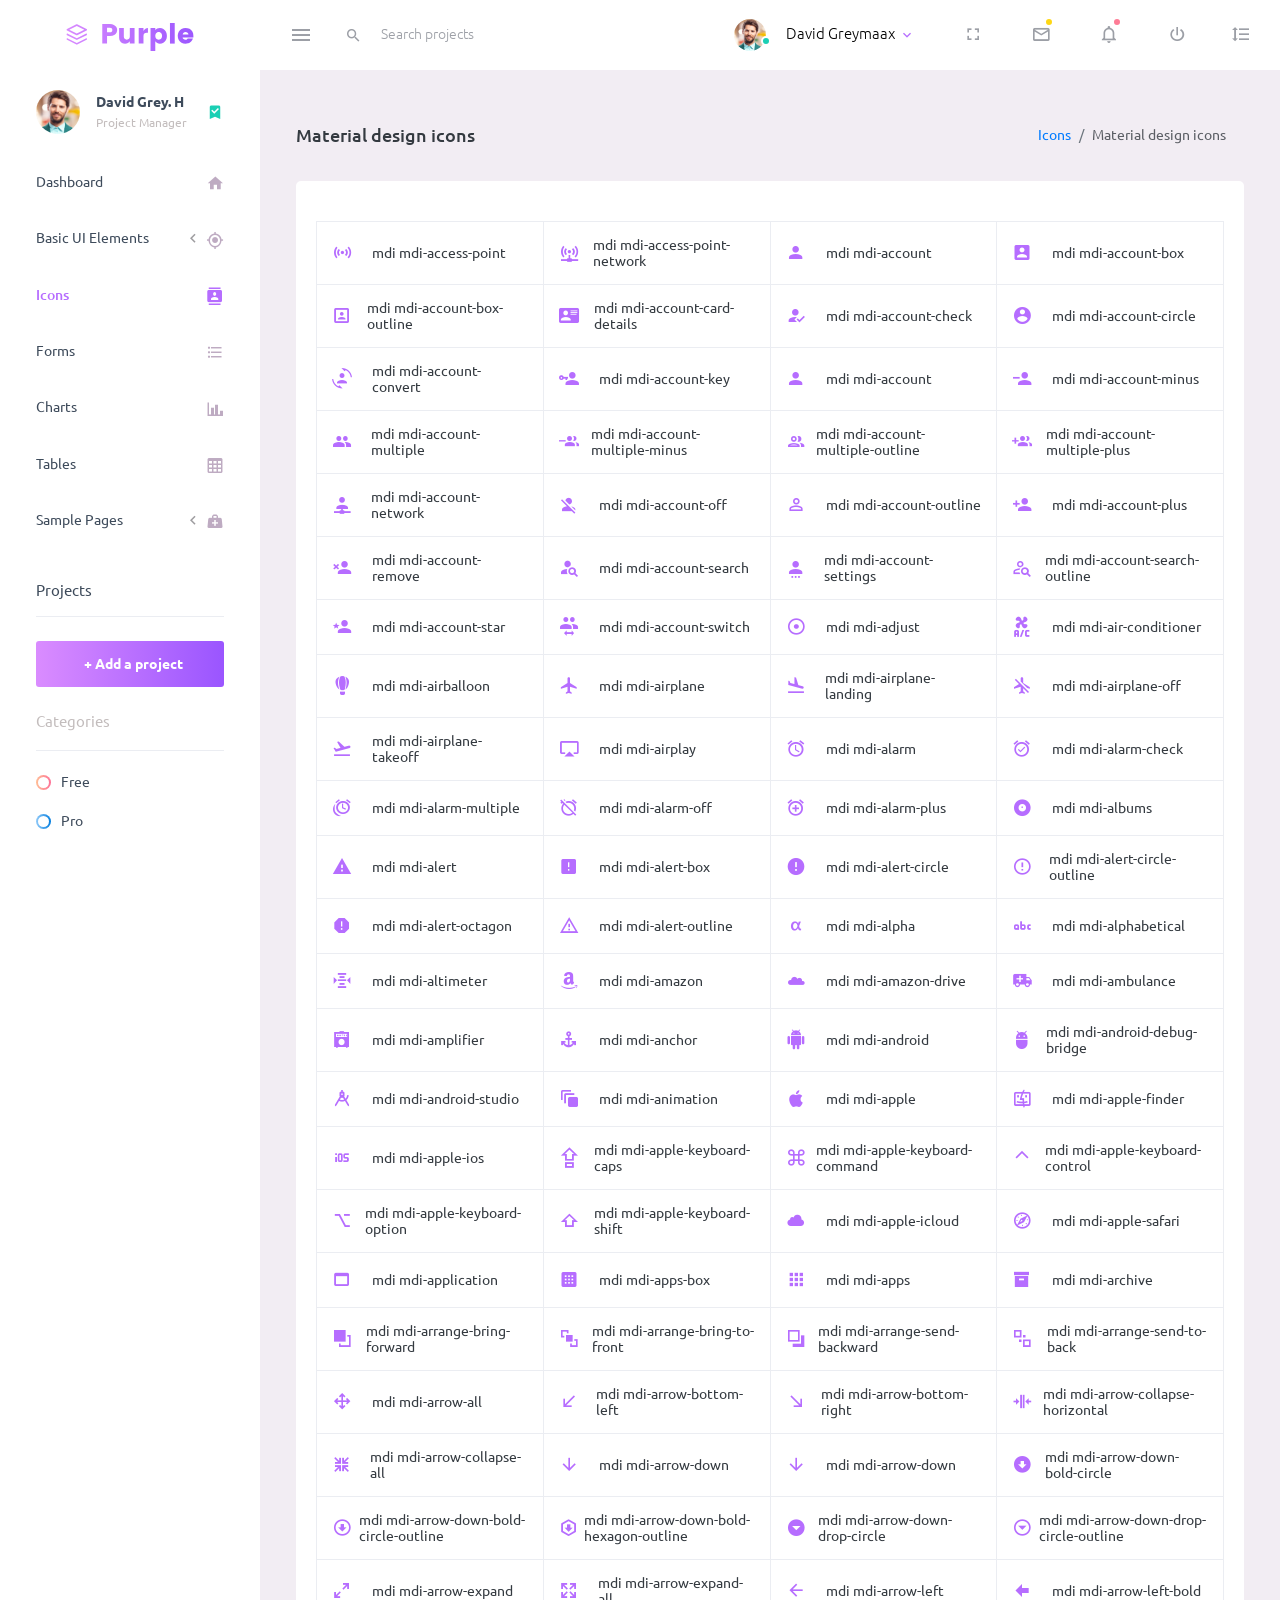
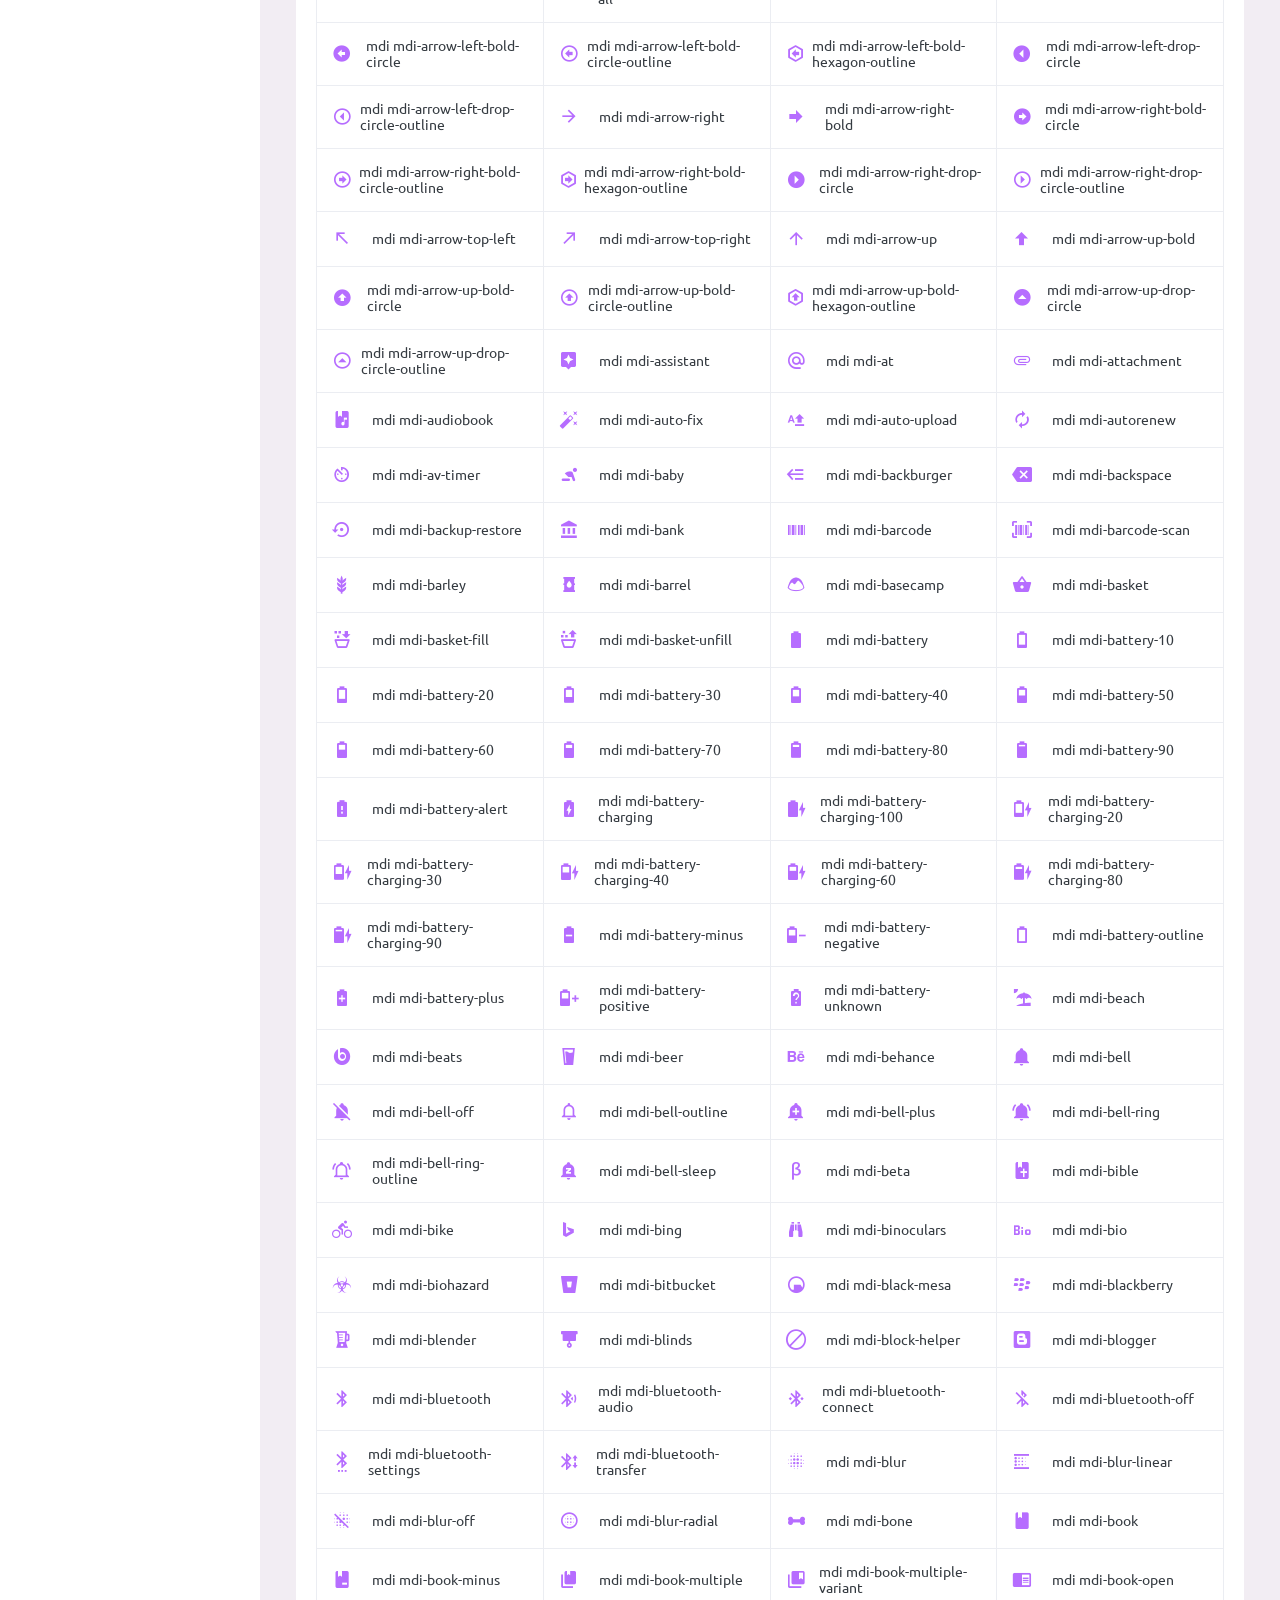
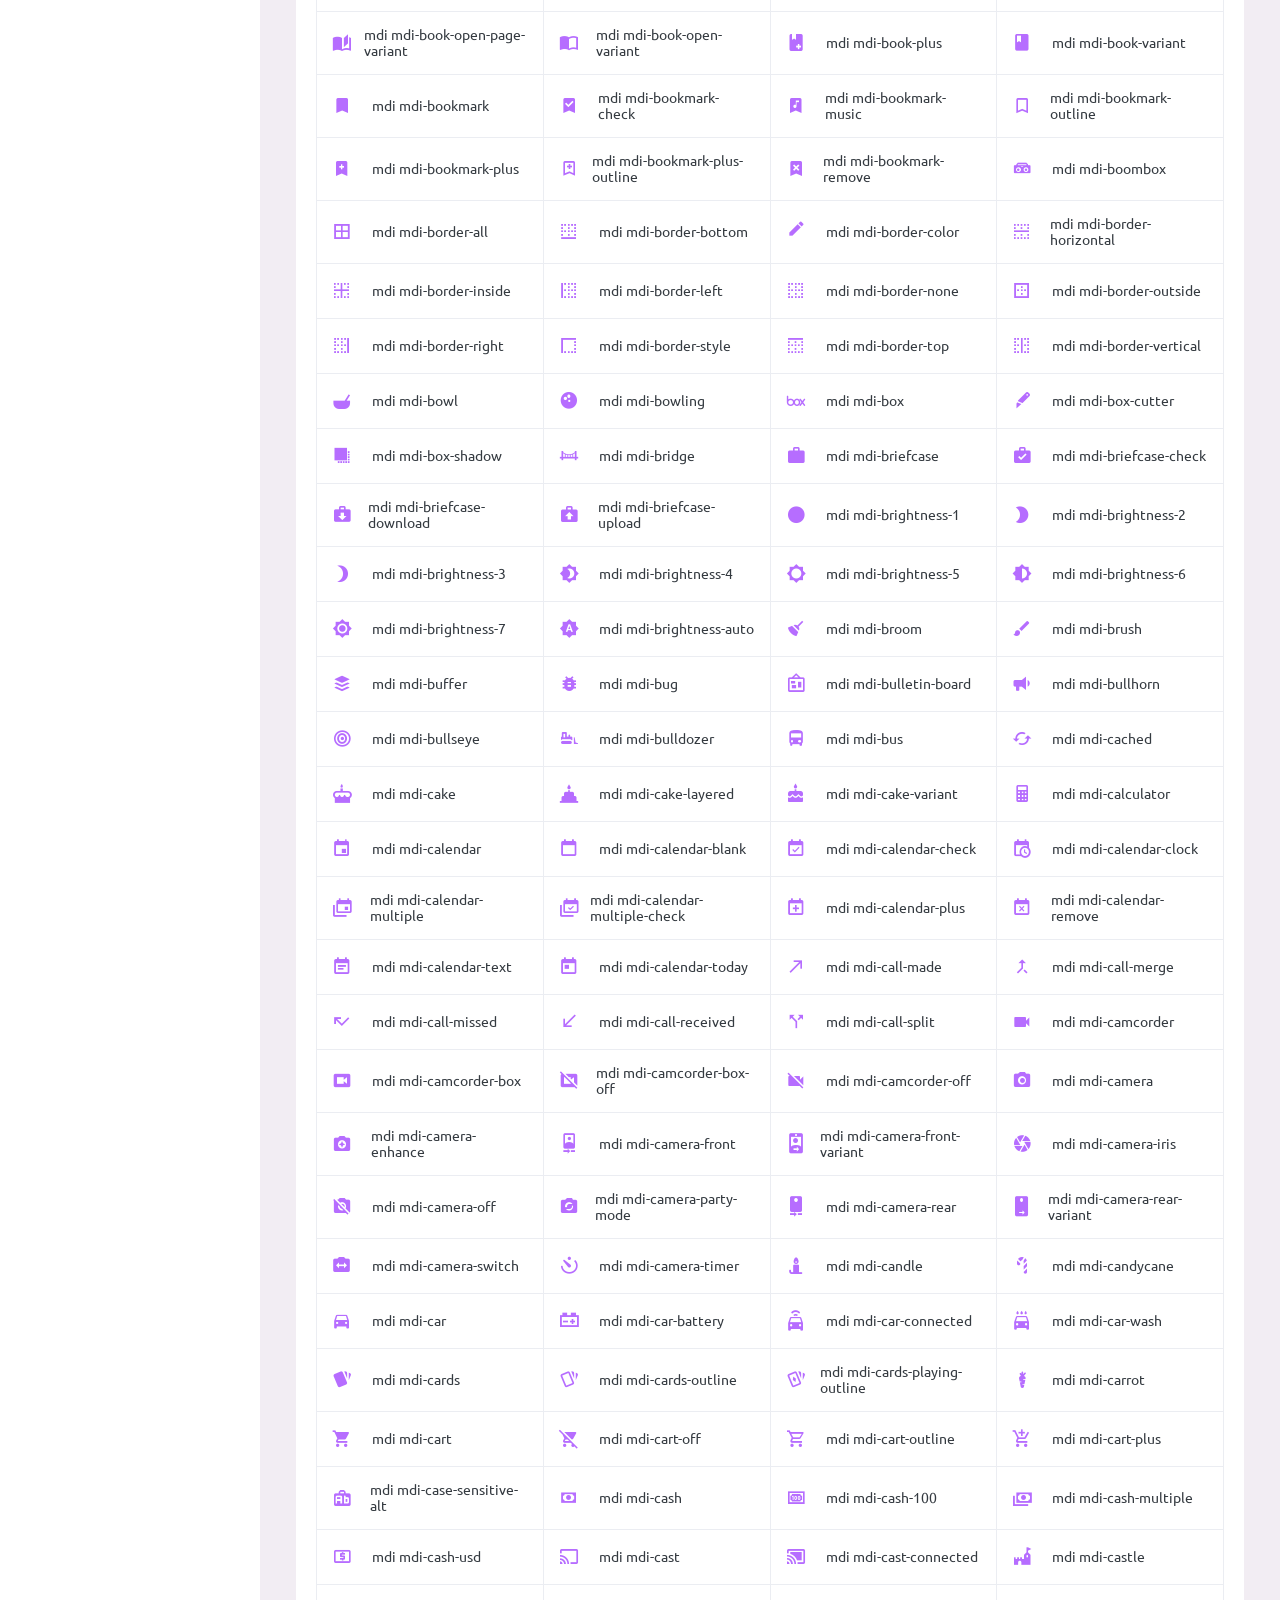
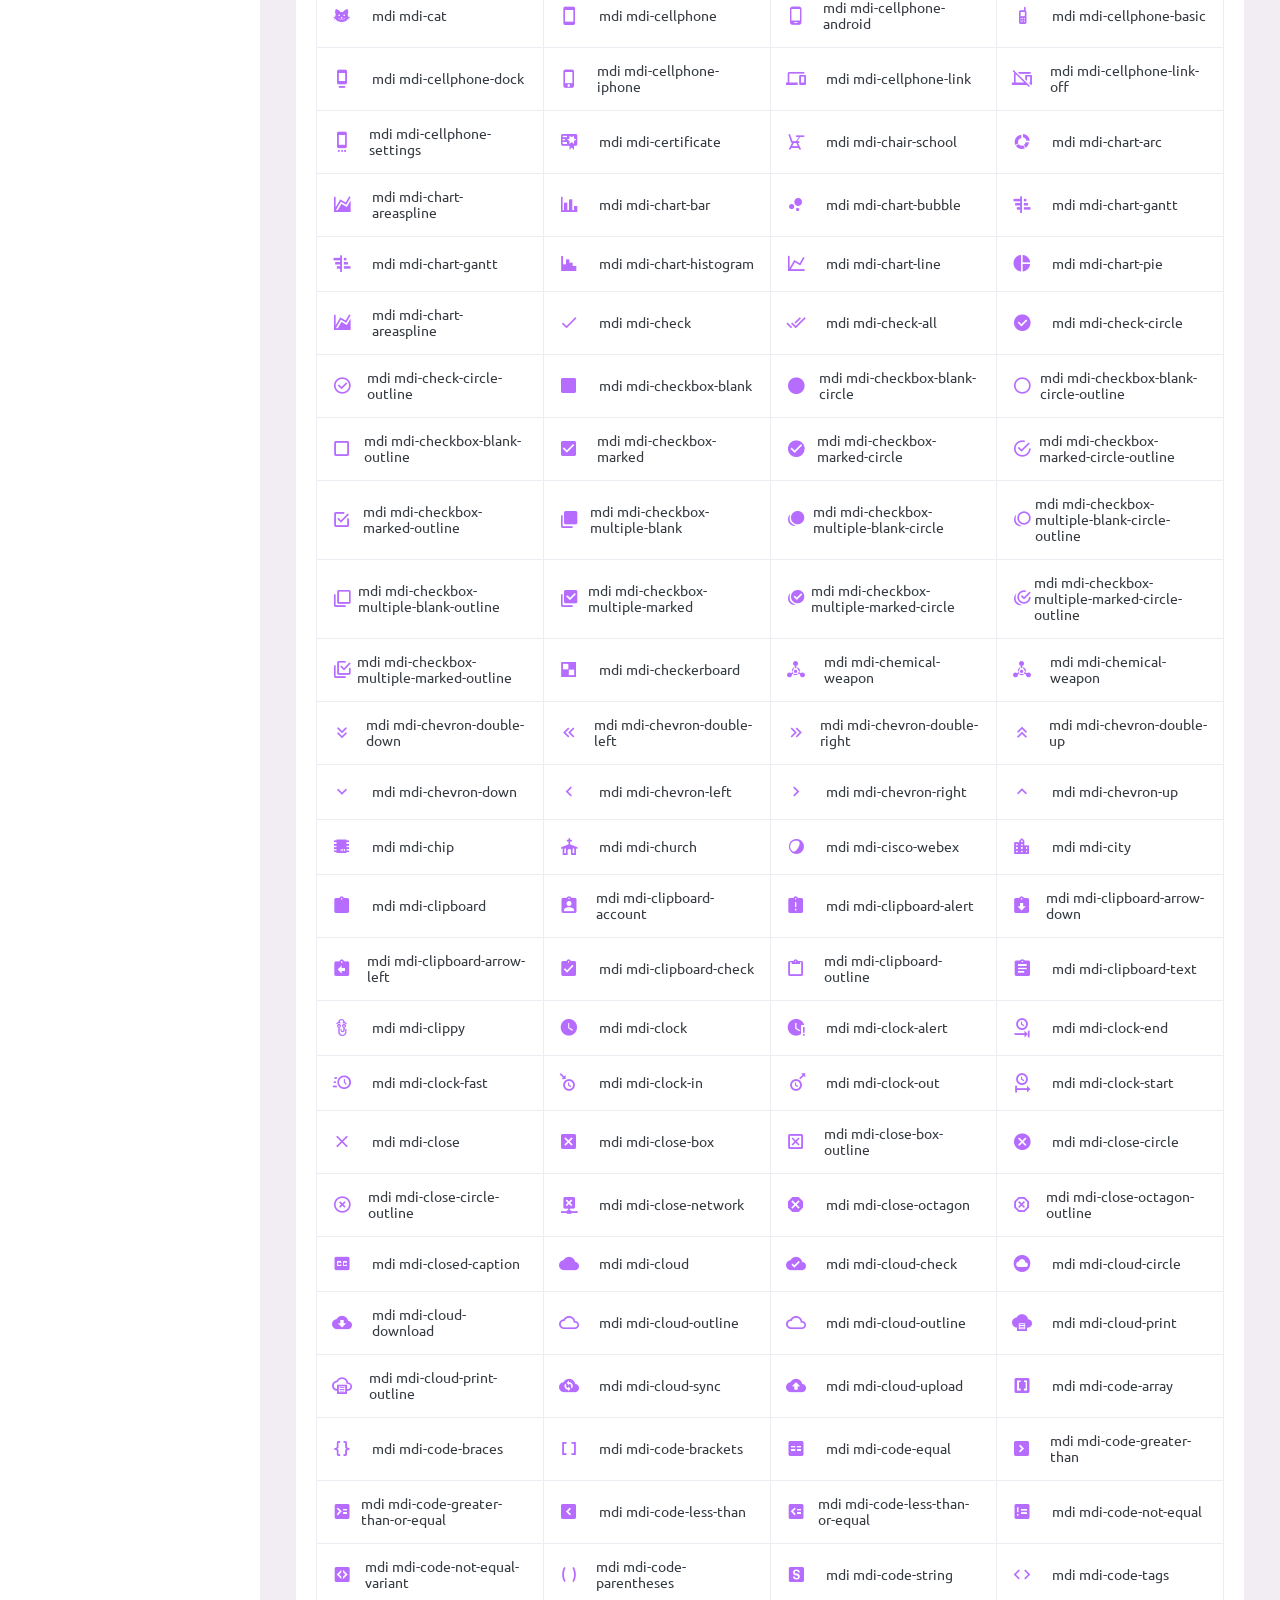
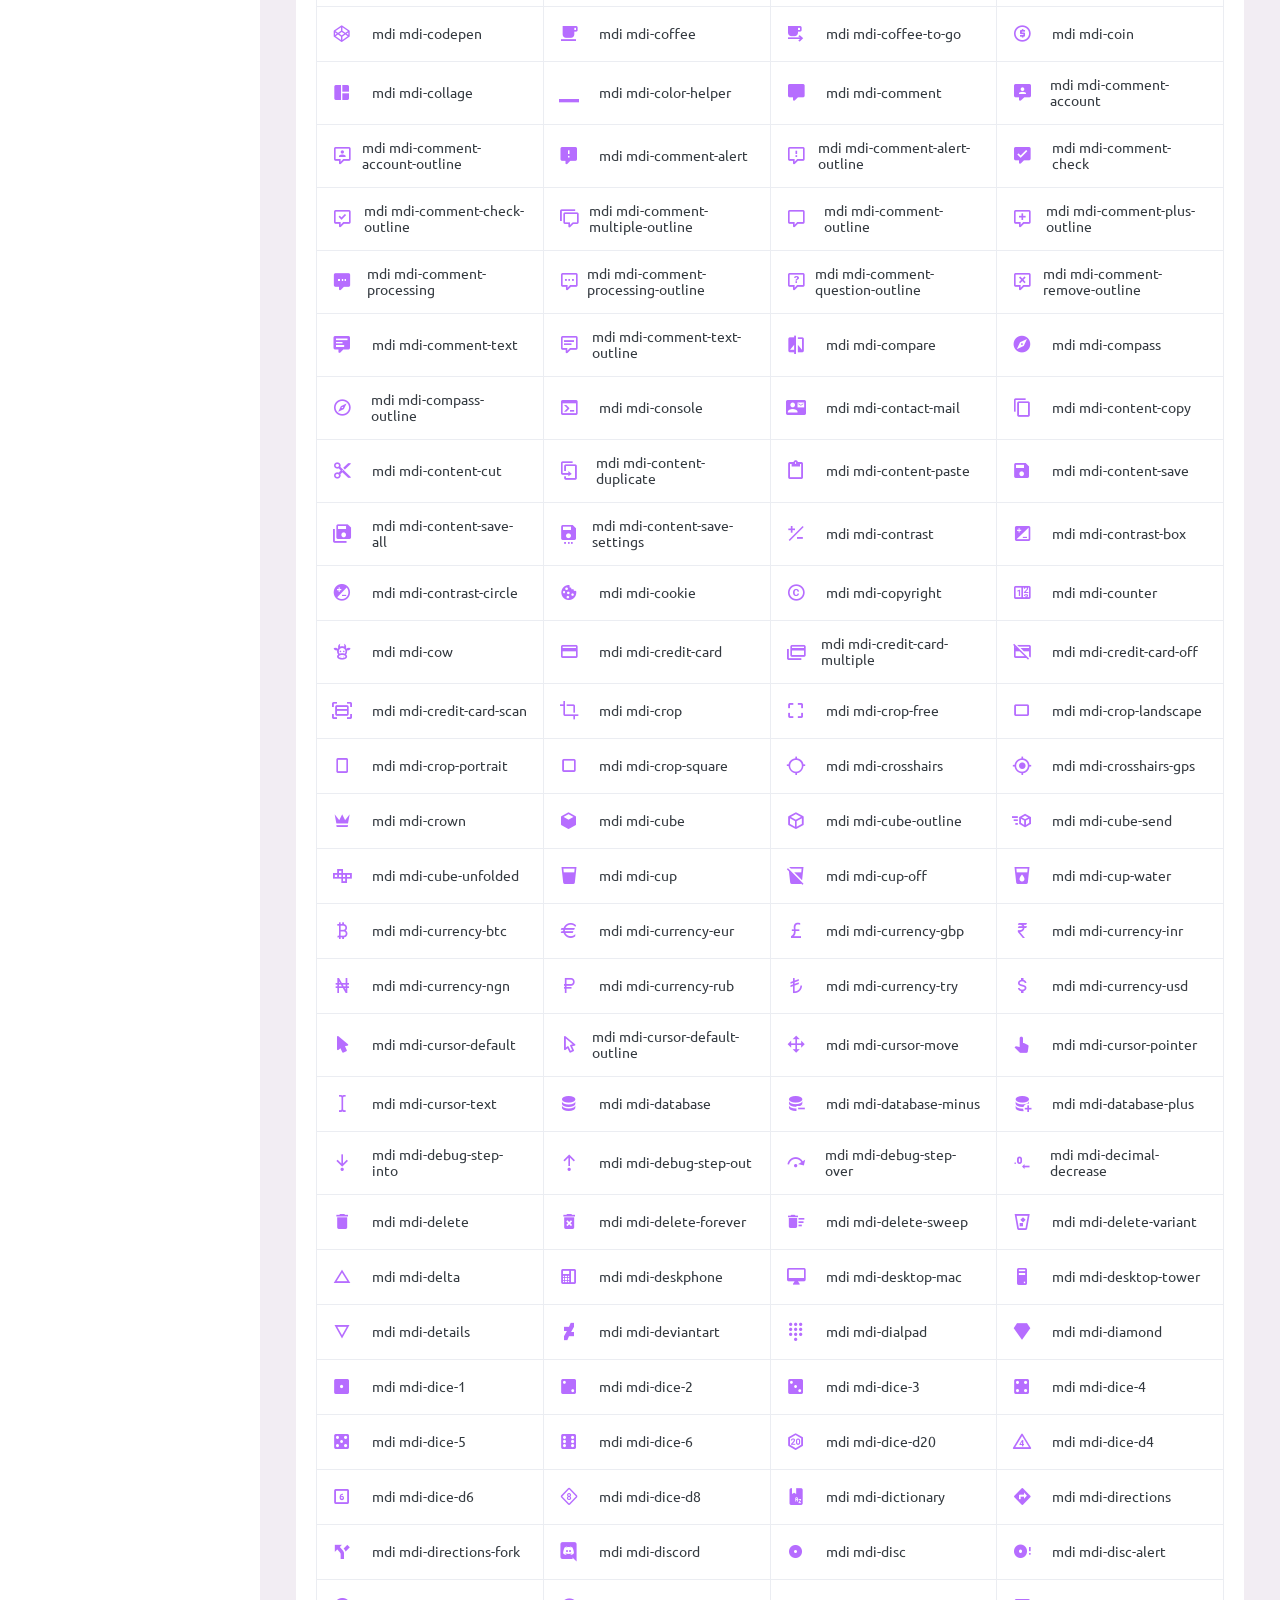
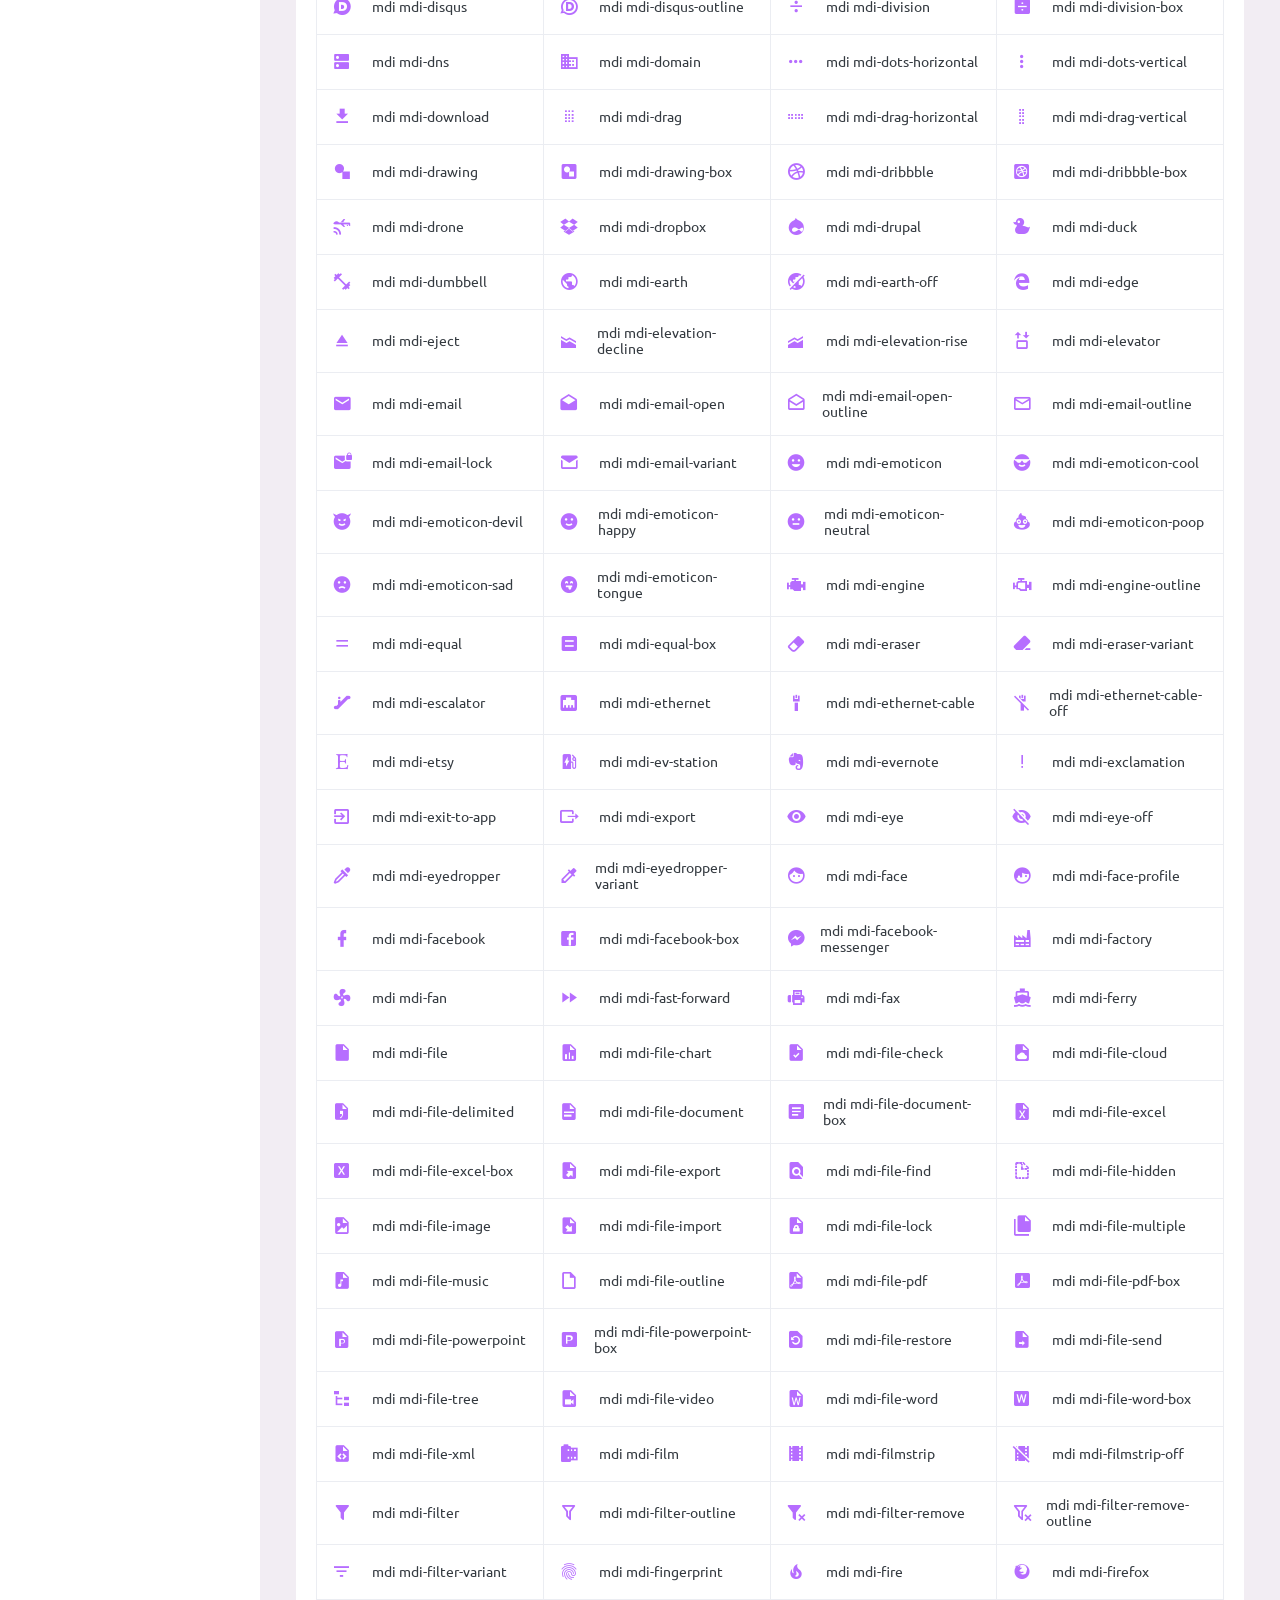
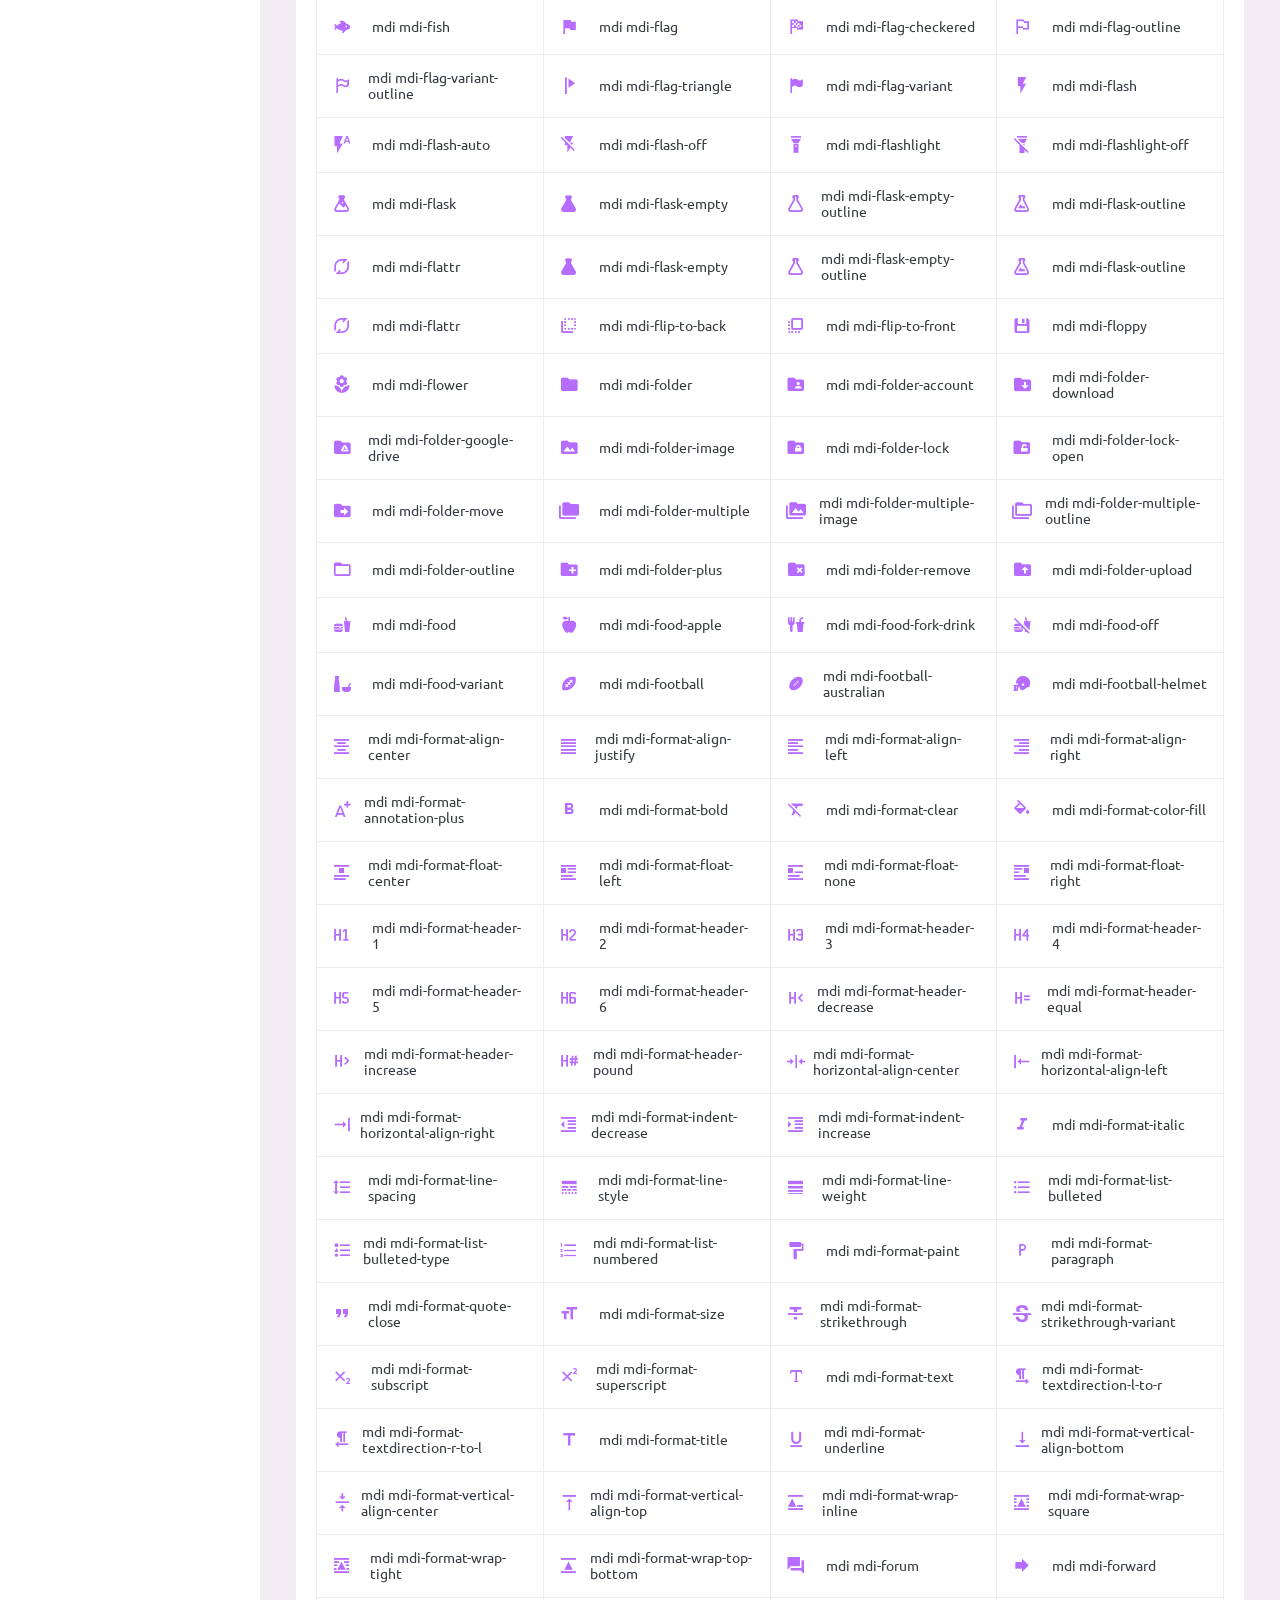
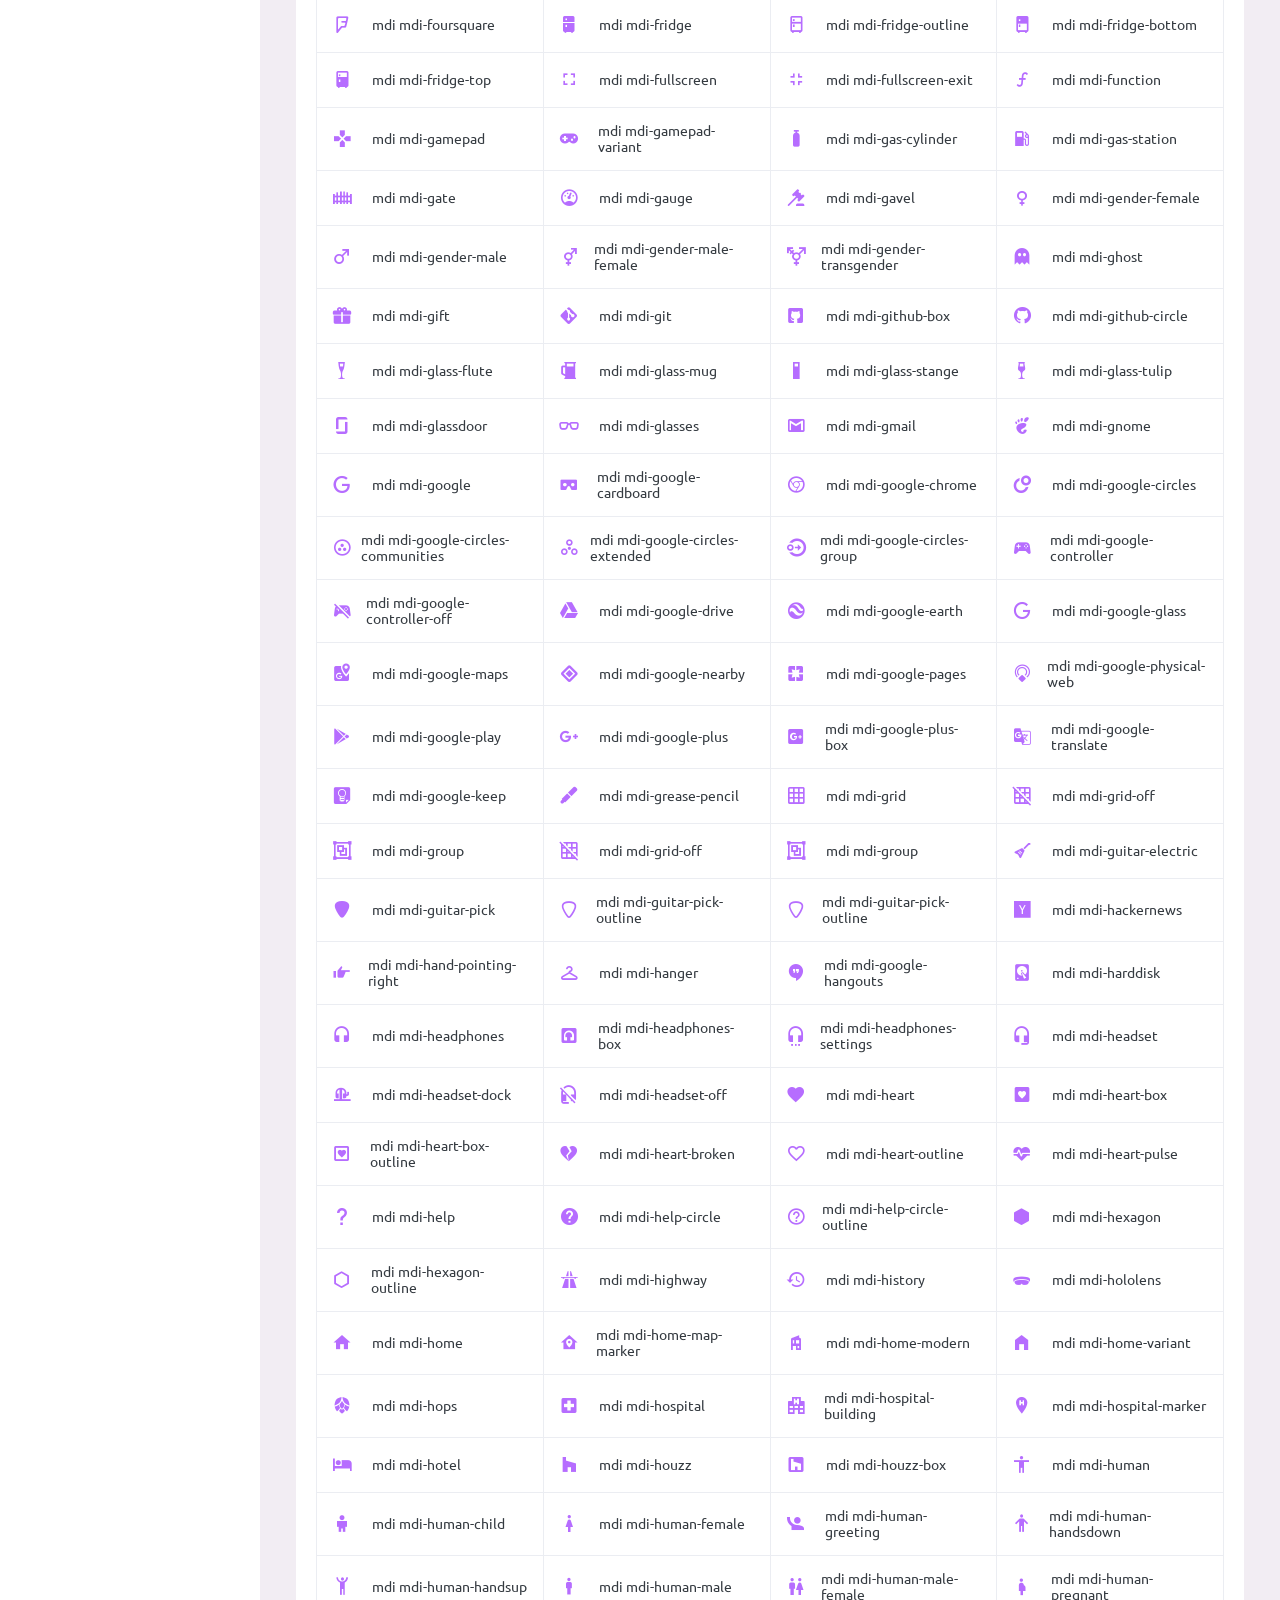
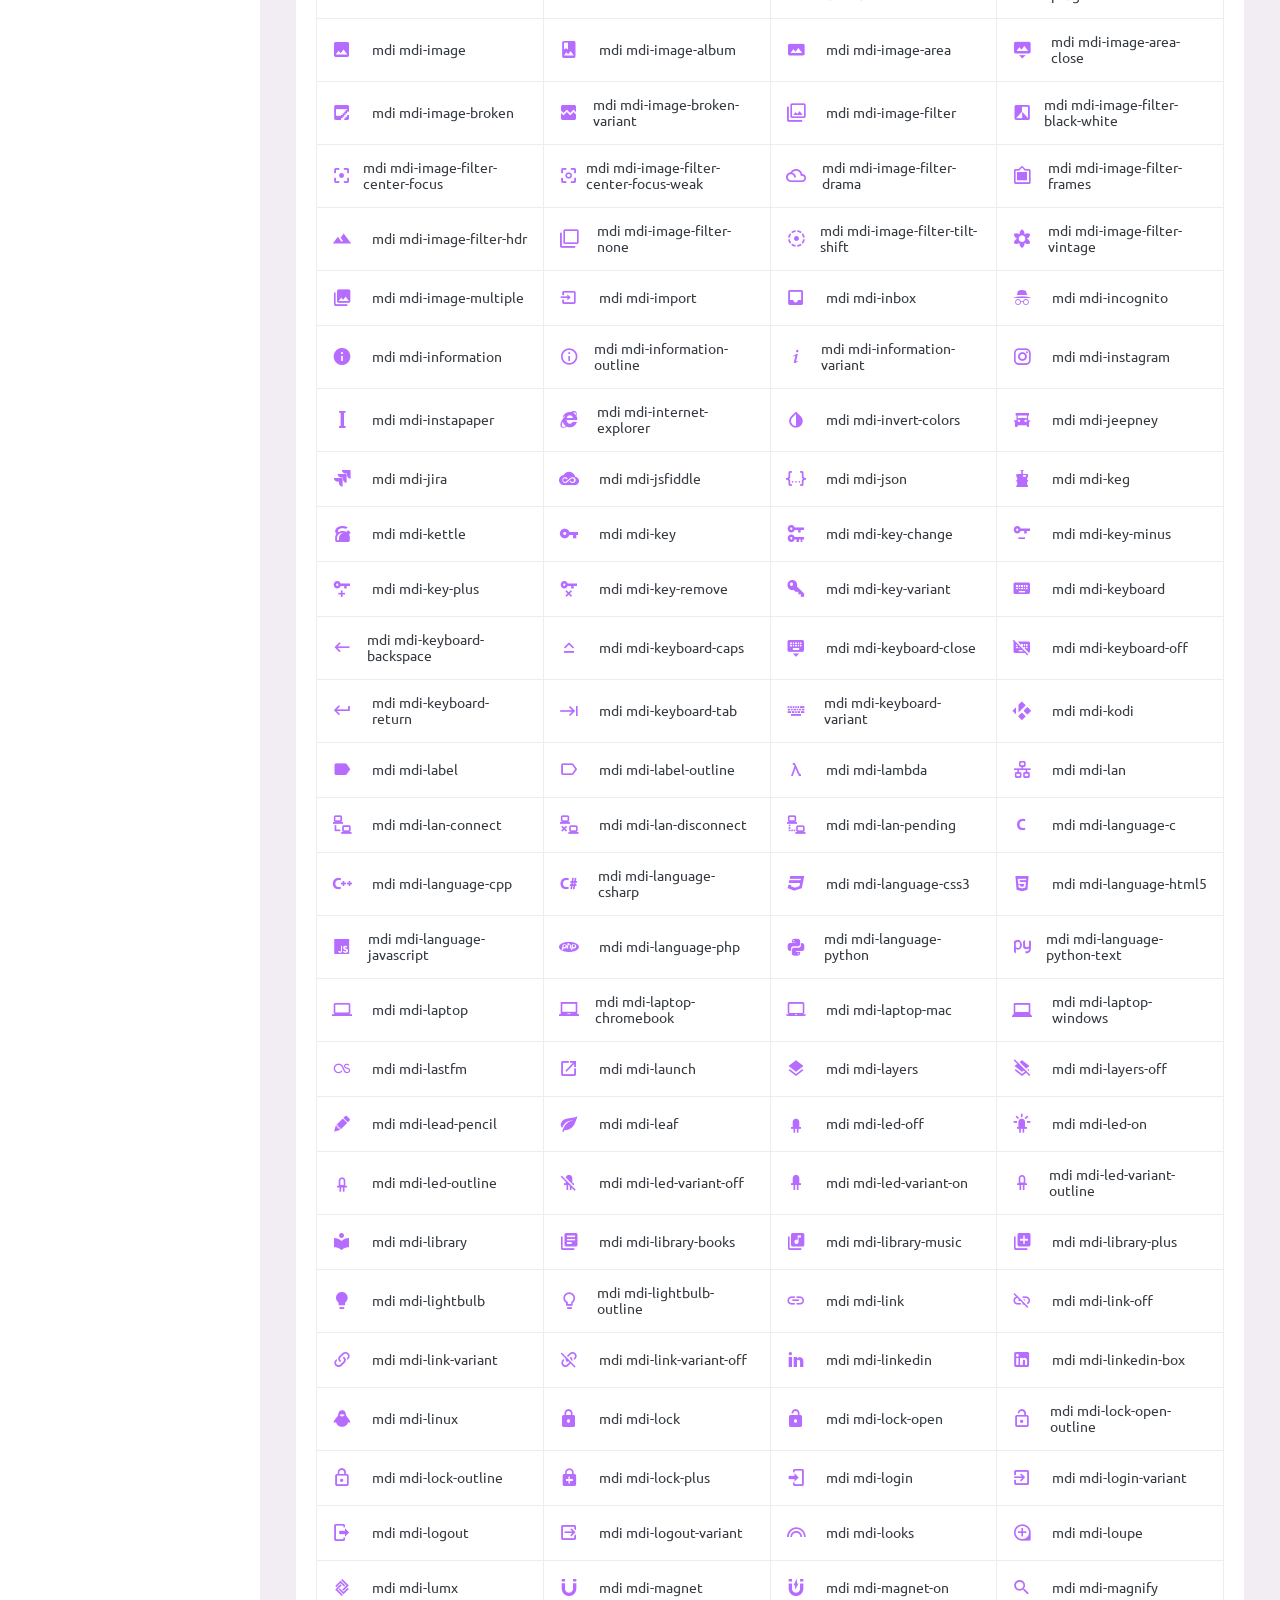
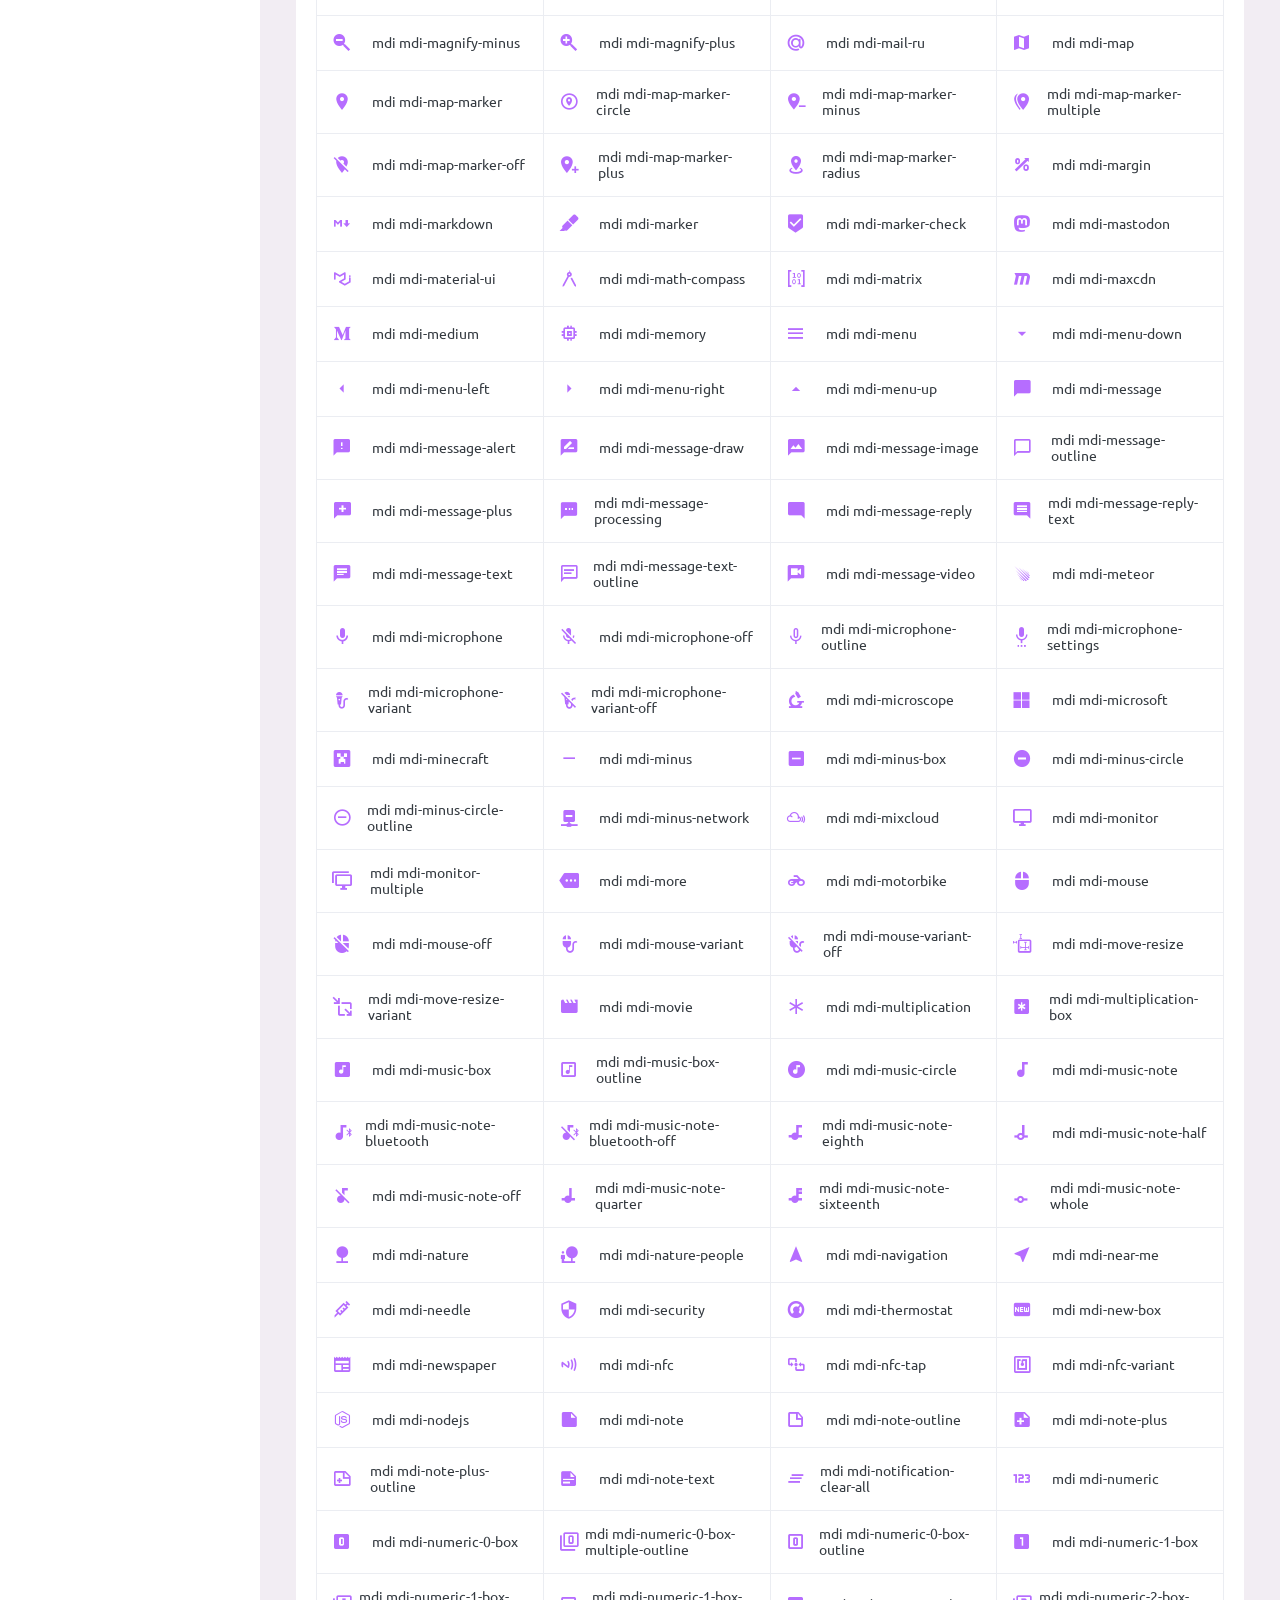
<file: public/admin/pages/icons/mdi.html>
<!DOCTYPE html>
<html lang="en">
  <head>
    <!-- Required meta tags -->
    <meta charset="utf-8">
    <meta name="viewport" content="width=device-width, initial-scale=1, shrink-to-fit=no">
    <title>Purple Admin</title>
    <!-- plugins:css -->
    <link rel="stylesheet" href="../../assets/vendors/mdi/css/materialdesignicons.min.css">
    <link rel="stylesheet" href="../../assets/vendors/css/vendor.bundle.base.css">
    <!-- endinject -->
    <!-- Plugin css for this page -->
    <!-- End Plugin css for this page -->
    <!-- inject:css -->
    <!-- endinject -->
    <!-- Layout styles -->
    <link rel="stylesheet" href="../../assets/css/style.css">
    <!-- End layout styles -->
    <link rel="shortcut icon" href="../../assets/images/favicon.png" />
  </head>
  <body>
    <div class=" container-scroller">
      <!-- partial:../../partials/_navbar.html -->
      <nav class="navbar default-layout-navbar col-lg-12 col-12 p-0 fixed-top d-flex flex-row">
        <div class="text-center navbar-brand-wrapper d-flex align-items-center justify-content-center">
          <a class="navbar-brand brand-logo" href="../../index.html"><img src="../../assets/images/logo.svg" alt="logo" /></a>
          <a class="navbar-brand brand-logo-mini" href="../../index.html"><img src="../../assets/images/logo-mini.svg" alt="logo" /></a>
        </div>
        <div class="navbar-menu-wrapper d-flex align-items-stretch">
          <button class="navbar-toggler navbar-toggler align-self-center" type="button" data-toggle="minimize">
            <span class="mdi mdi-menu"></span>
          </button>
          <div class="search-field d-none d-md-block">
            <form class="d-flex align-items-center h-100" action="#">
              <div class="input-group">
                <div class="input-group-prepend bg-transparent">
                  <i class="input-group-text border-0 mdi mdi-magnify"></i>
                </div>
                <input type="text" class="form-control bg-transparent border-0" placeholder="Search projects">
              </div>
            </form>
          </div>
          <ul class="navbar-nav navbar-nav-right">
            <li class="nav-item nav-profile dropdown">
              <a class="nav-link dropdown-toggle" id="profileDropdown" href="#" data-toggle="dropdown" aria-expanded="false">
                <div class="nav-profile-img">
                  <img src="../../assets/images/faces/face1.jpg" alt="image">
                  <span class="availability-status online"></span>
                </div>
                <div class="nav-profile-text">
                  <p class="mb-1 text-black">David Greymaax</p>
                </div>
              </a>
              <div class="dropdown-menu navbar-dropdown" aria-labelledby="profileDropdown">
                <a class="dropdown-item" href="#">
                  <i class="mdi mdi-cached mr-2 text-success"></i> Activity Log </a>
                <div class="dropdown-divider"></div>
                <a class="dropdown-item" href="#">
                  <i class="mdi mdi-logout mr-2 text-primary"></i> Signout </a>
              </div>
            </li>
            <li class="nav-item d-none d-lg-block full-screen-link">
              <a class="nav-link">
                <i class="mdi mdi-fullscreen" id="fullscreen-button"></i>
              </a>
            </li>
            <li class="nav-item dropdown">
              <a class="nav-link count-indicator dropdown-toggle" id="messageDropdown" href="#" data-toggle="dropdown" aria-expanded="false">
                <i class="mdi mdi-email-outline"></i>
                <span class="count-symbol bg-warning"></span>
              </a>
              <div class="dropdown-menu dropdown-menu-right navbar-dropdown preview-list" aria-labelledby="messageDropdown">
                <h6 class="p-3 mb-0">Messages</h6>
                <div class="dropdown-divider"></div>
                <a class="dropdown-item preview-item">
                  <div class="preview-thumbnail">
                    <img src="../../assets/images/faces/face4.jpg" alt="image" class="profile-pic">
                  </div>
                  <div class="preview-item-content d-flex align-items-start flex-column justify-content-center">
                    <h6 class="preview-subject ellipsis mb-1 font-weight-normal">Mark send you a message</h6>
                    <p class="text-gray mb-0"> 1 Minutes ago </p>
                  </div>
                </a>
                <div class="dropdown-divider"></div>
                <a class="dropdown-item preview-item">
                  <div class="preview-thumbnail">
                    <img src="../../assets/images/faces/face2.jpg" alt="image" class="profile-pic">
                  </div>
                  <div class="preview-item-content d-flex align-items-start flex-column justify-content-center">
                    <h6 class="preview-subject ellipsis mb-1 font-weight-normal">Cregh send you a message</h6>
                    <p class="text-gray mb-0"> 15 Minutes ago </p>
                  </div>
                </a>
                <div class="dropdown-divider"></div>
                <a class="dropdown-item preview-item">
                  <div class="preview-thumbnail">
                    <img src="../../assets/images/faces/face3.jpg" alt="image" class="profile-pic">
                  </div>
                  <div class="preview-item-content d-flex align-items-start flex-column justify-content-center">
                    <h6 class="preview-subject ellipsis mb-1 font-weight-normal">Profile picture updated</h6>
                    <p class="text-gray mb-0"> 18 Minutes ago </p>
                  </div>
                </a>
                <div class="dropdown-divider"></div>
                <h6 class="p-3 mb-0 text-center">4 new messages</h6>
              </div>
            </li>
            <li class="nav-item dropdown">
              <a class="nav-link count-indicator dropdown-toggle" id="notificationDropdown" href="#" data-toggle="dropdown">
                <i class="mdi mdi-bell-outline"></i>
                <span class="count-symbol bg-danger"></span>
              </a>
              <div class="dropdown-menu dropdown-menu-right navbar-dropdown preview-list" aria-labelledby="notificationDropdown">
                <h6 class="p-3 mb-0">Notifications</h6>
                <div class="dropdown-divider"></div>
                <a class="dropdown-item preview-item">
                  <div class="preview-thumbnail">
                    <div class="preview-icon bg-success">
                      <i class="mdi mdi-calendar"></i>
                    </div>
                  </div>
                  <div class="preview-item-content d-flex align-items-start flex-column justify-content-center">
                    <h6 class="preview-subject font-weight-normal mb-1">Event today</h6>
                    <p class="text-gray ellipsis mb-0"> Just a reminder that you have an event today </p>
                  </div>
                </a>
                <div class="dropdown-divider"></div>
                <a class="dropdown-item preview-item">
                  <div class="preview-thumbnail">
                    <div class="preview-icon bg-warning">
                      <i class="mdi mdi-settings"></i>
                    </div>
                  </div>
                  <div class="preview-item-content d-flex align-items-start flex-column justify-content-center">
                    <h6 class="preview-subject font-weight-normal mb-1">Settings</h6>
                    <p class="text-gray ellipsis mb-0"> Update dashboard </p>
                  </div>
                </a>
                <div class="dropdown-divider"></div>
                <a class="dropdown-item preview-item">
                  <div class="preview-thumbnail">
                    <div class="preview-icon bg-info">
                      <i class="mdi mdi-link-variant"></i>
                    </div>
                  </div>
                  <div class="preview-item-content d-flex align-items-start flex-column justify-content-center">
                    <h6 class="preview-subject font-weight-normal mb-1">Launch Admin</h6>
                    <p class="text-gray ellipsis mb-0"> New admin wow! </p>
                  </div>
                </a>
                <div class="dropdown-divider"></div>
                <h6 class="p-3 mb-0 text-center">See all notifications</h6>
              </div>
            </li>
            <li class="nav-item nav-logout d-none d-lg-block">
              <a class="nav-link" href="#">
                <i class="mdi mdi-power"></i>
              </a>
            </li>
            <li class="nav-item nav-settings d-none d-lg-block">
              <a class="nav-link" href="#">
                <i class="mdi mdi-format-line-spacing"></i>
              </a>
            </li>
          </ul>
          <button class="navbar-toggler navbar-toggler-right d-lg-none align-self-center" type="button" data-toggle="offcanvas">
            <span class="mdi mdi-menu"></span>
          </button>
        </div>
      </nav>
      <!-- partial -->
      <div class="container-fluid page-body-wrapper">
        <!-- partial:../../partials/_sidebar.html -->
        <nav class="sidebar sidebar-offcanvas" id="sidebar">
          <ul class="nav">
            <li class="nav-item nav-profile">
              <a href="#" class="nav-link">
                <div class="nav-profile-image">
                  <img src="../../assets/images/faces/face1.jpg" alt="profile">
                  <span class="login-status online"></span>
                  <!--change to offline or busy as needed-->
                </div>
                <div class="nav-profile-text d-flex flex-column">
                  <span class="font-weight-bold mb-2">David Grey. H</span>
                  <span class="text-secondary text-small">Project Manager</span>
                </div>
                <i class="mdi mdi-bookmark-check text-success nav-profile-badge"></i>
              </a>
            </li>
            <li class="nav-item">
              <a class="nav-link" href="../../index.html">
                <span class="menu-title">Dashboard</span>
                <i class="mdi mdi-home menu-icon"></i>
              </a>
            </li>
            <li class="nav-item">
              <a class="nav-link" data-toggle="collapse" href="#ui-basic" aria-expanded="false" aria-controls="ui-basic">
                <span class="menu-title">Basic UI Elements</span>
                <i class="menu-arrow"></i>
                <i class="mdi mdi-crosshairs-gps menu-icon"></i>
              </a>
              <div class="collapse" id="ui-basic">
                <ul class="nav flex-column sub-menu">
                  <li class="nav-item"> <a class="nav-link" href="../../pages/ui-features/buttons.html">Buttons</a></li>
                  <li class="nav-item"> <a class="nav-link" href="../../pages/ui-features/typography.html">Typography</a></li>
                </ul>
              </div>
            </li>
            <li class="nav-item">
              <a class="nav-link" href="../../pages/icons/mdi.html">
                <span class="menu-title">Icons</span>
                <i class="mdi mdi-contacts menu-icon"></i>
              </a>
            </li>
            <li class="nav-item">
              <a class="nav-link" href="../../pages/forms/basic_elements.html">
                <span class="menu-title">Forms</span>
                <i class="mdi mdi-format-list-bulleted menu-icon"></i>
              </a>
            </li>
            <li class="nav-item">
              <a class="nav-link" href="../../pages/charts/chartjs.html">
                <span class="menu-title">Charts</span>
                <i class="mdi mdi-chart-bar menu-icon"></i>
              </a>
            </li>
            <li class="nav-item">
              <a class="nav-link" href="../../pages/tables/basic-table.html">
                <span class="menu-title">Tables</span>
                <i class="mdi mdi-table-large menu-icon"></i>
              </a>
            </li>
            <li class="nav-item">
              <a class="nav-link" data-toggle="collapse" href="#general-pages" aria-expanded="false" aria-controls="general-pages">
                <span class="menu-title">Sample Pages</span>
                <i class="menu-arrow"></i>
                <i class="mdi mdi-medical-bag menu-icon"></i>
              </a>
              <div class="collapse" id="general-pages">
                <ul class="nav flex-column sub-menu">
                  <li class="nav-item"> <a class="nav-link" href="../../pages/samples/blank-page.html"> Blank Page </a></li>
                  <li class="nav-item"> <a class="nav-link" href="../../pages/samples/login.html"> Login </a></li>
                  <li class="nav-item"> <a class="nav-link" href="../../pages/samples/register.html"> Register </a></li>
                  <li class="nav-item"> <a class="nav-link" href="../../pages/samples/error-404.html"> 404 </a></li>
                  <li class="nav-item"> <a class="nav-link" href="../../pages/samples/error-500.html"> 500 </a></li>
                </ul>
              </div>
            </li>
            <li class="nav-item sidebar-actions">
              <span class="nav-link">
                <div class="border-bottom">
                  <h6 class="font-weight-normal mb-3">Projects</h6>
                </div>
                <button class="btn btn-block btn-lg btn-gradient-primary mt-4">+ Add a project</button>
                <div class="mt-4">
                  <div class="border-bottom">
                    <p class="text-secondary">Categories</p>
                  </div>
                  <ul class="gradient-bullet-list mt-4">
                    <li>Free</li>
                    <li>Pro</li>
                  </ul>
                </div>
              </span>
            </li>
          </ul>
        </nav>
        <!-- partial -->
        <div class="main-panel">
          <div class="content-wrapper">
            <div class="page-header">
              <h3 class="page-title"> Material design icons </h3>
              <nav aria-label="breadcrumb">
                <ol class="breadcrumb">
                  <li class="breadcrumb-item"><a href="#">Icons</a></li>
                  <li class="breadcrumb-item active" aria-current="page">Material design icons</li>
                </ol>
              </nav>
            </div>
            <div class="row">
              <div class="col-lg-12 grid-margin">
                <div class="card">
                  <div class="card-body">
                    <div class="row icons-list">
                      <div class="col-sm-6 col-md-4 col-lg-3">
                        <i class="mdi mdi-access-point"></i> mdi mdi-access-point </div>
                      <div class="col-sm-6 col-md-4 col-lg-3">
                        <i class="mdi mdi-access-point-network"></i> mdi mdi-access-point-network </div>
                      <div class="col-sm-6 col-md-4 col-lg-3">
                        <i class="mdi mdi-account"></i> mdi mdi-account </div>
                      <div class="col-sm-6 col-md-4 col-lg-3">
                        <i class="mdi mdi-account-box"></i> mdi mdi-account-box </div>
                      <div class="col-sm-6 col-md-4 col-lg-3">
                        <i class="mdi mdi-account-box-outline"></i> mdi mdi-account-box-outline </div>
                      <div class="col-sm-6 col-md-4 col-lg-3">
                        <i class="mdi mdi-account-card-details"></i> mdi mdi-account-card-details </div>
                      <div class="col-sm-6 col-md-4 col-lg-3">
                        <i class="mdi mdi-account-check"></i> mdi mdi-account-check </div>
                      <div class="col-sm-6 col-md-4 col-lg-3">
                        <i class="mdi mdi-account-circle"></i> mdi mdi-account-circle </div>
                      <div class="col-sm-6 col-md-4 col-lg-3">
                        <i class="mdi mdi-account-convert"></i> mdi mdi-account-convert </div>
                      <div class="col-sm-6 col-md-4 col-lg-3">
                        <i class="mdi mdi-account-key"></i> mdi mdi-account-key </div>
                      <div class="col-sm-6 col-md-4 col-lg-3">
                        <i class="mdi mdi-account"></i> mdi mdi-account </div>
                      <div class="col-sm-6 col-md-4 col-lg-3">
                        <i class="mdi mdi-account-minus"></i> mdi mdi-account-minus </div>
                      <div class="col-sm-6 col-md-4 col-lg-3">
                        <i class="mdi mdi-account-multiple"></i> mdi mdi-account-multiple </div>
                      <div class="col-sm-6 col-md-4 col-lg-3">
                        <i class="mdi mdi-account-multiple-minus"></i> mdi mdi-account-multiple-minus </div>
                      <div class="col-sm-6 col-md-4 col-lg-3">
                        <i class="mdi mdi-account-multiple-outline"></i> mdi mdi-account-multiple-outline </div>
                      <div class="col-sm-6 col-md-4 col-lg-3">
                        <i class="mdi mdi-account-multiple-plus"></i> mdi mdi-account-multiple-plus </div>
                      <div class="col-sm-6 col-md-4 col-lg-3">
                        <i class="mdi mdi-account-network"></i> mdi mdi-account-network </div>
                      <div class="col-sm-6 col-md-4 col-lg-3">
                        <i class="mdi mdi-account-off"></i> mdi mdi-account-off </div>
                      <div class="col-sm-6 col-md-4 col-lg-3">
                        <i class="mdi mdi-account-outline"></i> mdi mdi-account-outline </div>
                      <div class="col-sm-6 col-md-4 col-lg-3">
                        <i class="mdi mdi-account-plus"></i> mdi mdi-account-plus </div>
                      <div class="col-sm-6 col-md-4 col-lg-3">
                        <i class="mdi mdi-account-remove"></i> mdi mdi-account-remove </div>
                      <div class="col-sm-6 col-md-4 col-lg-3">
                        <i class="mdi mdi-account-search"></i> mdi mdi-account-search </div>
                      <div class="col-sm-6 col-md-4 col-lg-3">
                        <i class="mdi mdi-account-settings"></i> mdi mdi-account-settings </div>
                      <div class="col-sm-6 col-md-4 col-lg-3">
                        <i class="mdi mdi-account-search-outline"></i> mdi mdi-account-search-outline </div>
                      <div class="col-sm-6 col-md-4 col-lg-3">
                        <i class="mdi mdi-account-star"></i> mdi mdi-account-star </div>
                      <div class="col-sm-6 col-md-4 col-lg-3">
                        <i class="mdi mdi-account-switch"></i> mdi mdi-account-switch </div>
                      <div class="col-sm-6 col-md-4 col-lg-3">
                        <i class="mdi mdi-adjust"></i> mdi mdi-adjust </div>
                      <div class="col-sm-6 col-md-4 col-lg-3">
                        <i class="mdi mdi-air-conditioner"></i> mdi mdi-air-conditioner </div>
                      <div class="col-sm-6 col-md-4 col-lg-3">
                        <i class="mdi mdi-airballoon"></i> mdi mdi-airballoon </div>
                      <div class="col-sm-6 col-md-4 col-lg-3">
                        <i class="mdi mdi-airplane"></i> mdi mdi-airplane </div>
                      <div class="col-sm-6 col-md-4 col-lg-3">
                        <i class="mdi mdi-airplane-landing"></i> mdi mdi-airplane-landing </div>
                      <div class="col-sm-6 col-md-4 col-lg-3">
                        <i class="mdi mdi-airplane-off"></i> mdi mdi-airplane-off </div>
                      <div class="col-sm-6 col-md-4 col-lg-3">
                        <i class="mdi mdi-airplane-takeoff"></i> mdi mdi-airplane-takeoff </div>
                      <div class="col-sm-6 col-md-4 col-lg-3">
                        <i class="mdi mdi-airplay"></i> mdi mdi-airplay </div>
                      <div class="col-sm-6 col-md-4 col-lg-3">
                        <i class="mdi mdi-alarm"></i> mdi mdi-alarm </div>
                      <div class="col-sm-6 col-md-4 col-lg-3">
                        <i class="mdi mdi-alarm-check"></i> mdi mdi-alarm-check </div>
                      <div class="col-sm-6 col-md-4 col-lg-3">
                        <i class="mdi mdi-alarm-multiple"></i> mdi mdi-alarm-multiple </div>
                      <div class="col-sm-6 col-md-4 col-lg-3">
                        <i class="mdi mdi-alarm-off"></i> mdi mdi-alarm-off </div>
                      <div class="col-sm-6 col-md-4 col-lg-3">
                        <i class="mdi mdi-alarm-plus"></i> mdi mdi-alarm-plus </div>
                      <div class="col-sm-6 col-md-4 col-lg-3">
                        <i class="mdi mdi-album"></i> mdi mdi-albums </div>
                      <div class="col-sm-6 col-md-4 col-lg-3">
                        <i class="mdi mdi-alert"></i> mdi mdi-alert </div>
                      <div class="col-sm-6 col-md-4 col-lg-3">
                        <i class="mdi mdi-alert-box"></i> mdi mdi-alert-box </div>
                      <div class="col-sm-6 col-md-4 col-lg-3">
                        <i class="mdi mdi-alert-circle"></i> mdi mdi-alert-circle </div>
                      <div class="col-sm-6 col-md-4 col-lg-3">
                        <i class="mdi mdi-alert-circle-outline"></i> mdi mdi-alert-circle-outline </div>
                      <div class="col-sm-6 col-md-4 col-lg-3">
                        <i class="mdi mdi-alert-octagon"></i> mdi mdi-alert-octagon </div>
                      <div class="col-sm-6 col-md-4 col-lg-3">
                        <i class="mdi mdi-alert-outline"></i> mdi mdi-alert-outline </div>
                      <div class="col-sm-6 col-md-4 col-lg-3">
                        <i class="mdi mdi-alpha"></i> mdi mdi-alpha </div>
                      <div class="col-sm-6 col-md-4 col-lg-3">
                        <i class="mdi mdi-alphabetical"></i> mdi mdi-alphabetical </div>
                      <div class="col-sm-6 col-md-4 col-lg-3">
                        <i class="mdi mdi-altimeter"></i> mdi mdi-altimeter </div>
                      <div class="col-sm-6 col-md-4 col-lg-3">
                        <i class="mdi mdi-amazon"></i> mdi mdi-amazon </div>
                      <div class="col-sm-6 col-md-4 col-lg-3">
                        <i class="mdi mdi-amazon-drive"></i> mdi mdi-amazon-drive </div>
                      <div class="col-sm-6 col-md-4 col-lg-3">
                        <i class="mdi mdi-ambulance"></i> mdi mdi-ambulance </div>
                      <div class="col-sm-6 col-md-4 col-lg-3">
                        <i class="mdi mdi-amplifier"></i> mdi mdi-amplifier </div>
                      <div class="col-sm-6 col-md-4 col-lg-3">
                        <i class="mdi mdi-anchor"></i> mdi mdi-anchor </div>
                      <div class="col-sm-6 col-md-4 col-lg-3">
                        <i class="mdi mdi-android"></i> mdi mdi-android </div>
                      <div class="col-sm-6 col-md-4 col-lg-3">
                        <i class="mdi mdi-android-debug-bridge"></i> mdi mdi-android-debug-bridge </div>
                      <div class="col-sm-6 col-md-4 col-lg-3">
                        <i class="mdi mdi-android-studio"></i> mdi mdi-android-studio </div>
                      <div class="col-sm-6 col-md-4 col-lg-3">
                        <i class="mdi mdi-animation"></i> mdi mdi-animation </div>
                      <div class="col-sm-6 col-md-4 col-lg-3">
                        <i class="mdi mdi-apple"></i> mdi mdi-apple </div>
                      <div class="col-sm-6 col-md-4 col-lg-3">
                        <i class="mdi mdi-apple-finder"></i> mdi mdi-apple-finder </div>
                      <div class="col-sm-6 col-md-4 col-lg-3">
                        <i class="mdi mdi-apple-ios"></i> mdi mdi-apple-ios </div>
                      <div class="col-sm-6 col-md-4 col-lg-3">
                        <i class="mdi mdi-apple-keyboard-caps"></i> mdi mdi-apple-keyboard-caps </div>
                      <div class="col-sm-6 col-md-4 col-lg-3">
                        <i class="mdi mdi-apple-keyboard-command"></i> mdi mdi-apple-keyboard-command </div>
                      <div class="col-sm-6 col-md-4 col-lg-3">
                        <i class="mdi mdi-apple-keyboard-control"></i> mdi mdi-apple-keyboard-control </div>
                      <div class="col-sm-6 col-md-4 col-lg-3">
                        <i class="mdi mdi-apple-keyboard-option"></i> mdi mdi-apple-keyboard-option </div>
                      <div class="col-sm-6 col-md-4 col-lg-3">
                        <i class="mdi mdi-apple-keyboard-shift"></i> mdi mdi-apple-keyboard-shift </div>
                      <div class="col-sm-6 col-md-4 col-lg-3">
                        <i class="mdi mdi-apple-icloud "></i> mdi mdi-apple-icloud </div>
                      <div class="col-sm-6 col-md-4 col-lg-3">
                        <i class="mdi mdi-apple-safari"></i> mdi mdi-apple-safari </div>
                      <div class="col-sm-6 col-md-4 col-lg-3">
                        <i class="mdi mdi-application"></i> mdi mdi-application </div>
                      <div class="col-sm-6 col-md-4 col-lg-3">
                        <i class="mdi mdi-apps-box"></i> mdi mdi-apps-box </div>
                      <div class="col-sm-6 col-md-4 col-lg-3">
                        <i class="mdi mdi-apps"></i> mdi mdi-apps </div>
                      <div class="col-sm-6 col-md-4 col-lg-3">
                        <i class="mdi mdi-archive"></i> mdi mdi-archive </div>
                      <div class="col-sm-6 col-md-4 col-lg-3">
                        <i class="mdi mdi-arrange-bring-forward"></i> mdi mdi-arrange-bring-forward </div>
                      <div class="col-sm-6 col-md-4 col-lg-3">
                        <i class="mdi mdi-arrange-bring-to-front"></i> mdi mdi-arrange-bring-to-front </div>
                      <div class="col-sm-6 col-md-4 col-lg-3">
                        <i class="mdi mdi-arrange-send-backward"></i> mdi mdi-arrange-send-backward </div>
                      <div class="col-sm-6 col-md-4 col-lg-3">
                        <i class="mdi mdi-arrange-send-to-back"></i> mdi mdi-arrange-send-to-back </div>
                      <div class="col-sm-6 col-md-4 col-lg-3">
                        <i class="mdi mdi-arrow-all"></i> mdi mdi-arrow-all </div>
                      <div class="col-sm-6 col-md-4 col-lg-3">
                        <i class="mdi mdi-arrow-bottom-left"></i> mdi mdi-arrow-bottom-left </div>
                      <div class="col-sm-6 col-md-4 col-lg-3">
                        <i class="mdi mdi-arrow-bottom-right"></i> mdi mdi-arrow-bottom-right </div>
                      <div class="col-sm-6 col-md-4 col-lg-3">
                        <i class="mdi mdi-arrow-collapse-horizontal"></i> mdi mdi-arrow-collapse-horizontal </div>
                      <div class="col-sm-6 col-md-4 col-lg-3">
                        <i class="mdi mdi-arrow-collapse-all"></i> mdi mdi-arrow-collapse-all </div>
                      <div class="col-sm-6 col-md-4 col-lg-3">
                        <i class="mdi mdi-arrow-down"></i> mdi mdi-arrow-down </div>
                      <div class="col-sm-6 col-md-4 col-lg-3">
                        <i class="mdi mdi-arrow-down"></i> mdi mdi-arrow-down </div>
                      <div class="col-sm-6 col-md-4 col-lg-3">
                        <i class="mdi mdi-arrow-down-bold-circle"></i> mdi mdi-arrow-down-bold-circle </div>
                      <div class="col-sm-6 col-md-4 col-lg-3">
                        <i class="mdi mdi-arrow-down-bold-circle-outline"></i> mdi mdi-arrow-down-bold-circle-outline </div>
                      <div class="col-sm-6 col-md-4 col-lg-3">
                        <i class="mdi mdi-arrow-down-bold-hexagon-outline"></i> mdi mdi-arrow-down-bold-hexagon-outline </div>
                      <div class="col-sm-6 col-md-4 col-lg-3">
                        <i class="mdi mdi-arrow-down-drop-circle"></i> mdi mdi-arrow-down-drop-circle </div>
                      <div class="col-sm-6 col-md-4 col-lg-3">
                        <i class="mdi mdi-arrow-down-drop-circle-outline"></i> mdi mdi-arrow-down-drop-circle-outline </div>
                      <div class="col-sm-6 col-md-4 col-lg-3">
                        <i class="mdi mdi-arrow-expand"></i> mdi mdi-arrow-expand </div>
                      <div class="col-sm-6 col-md-4 col-lg-3">
                        <i class="mdi mdi-arrow-expand-all"></i> mdi mdi-arrow-expand-all </div>
                      <div class="col-sm-6 col-md-4 col-lg-3">
                        <i class="mdi mdi-arrow-left"></i> mdi mdi-arrow-left </div>
                      <div class="col-sm-6 col-md-4 col-lg-3">
                        <i class="mdi mdi-arrow-left-bold"></i> mdi mdi-arrow-left-bold </div>
                      <div class="col-sm-6 col-md-4 col-lg-3">
                        <i class="mdi mdi-arrow-left-bold-circle"></i> mdi mdi-arrow-left-bold-circle </div>
                      <div class="col-sm-6 col-md-4 col-lg-3">
                        <i class="mdi mdi-arrow-left-bold-circle-outline"></i> mdi mdi-arrow-left-bold-circle-outline </div>
                      <div class="col-sm-6 col-md-4 col-lg-3">
                        <i class="mdi mdi-arrow-left-bold-hexagon-outline"></i> mdi mdi-arrow-left-bold-hexagon-outline </div>
                      <div class="col-sm-6 col-md-4 col-lg-3">
                        <i class="mdi mdi-arrow-left-drop-circle"></i> mdi mdi-arrow-left-drop-circle </div>
                      <div class="col-sm-6 col-md-4 col-lg-3">
                        <i class="mdi mdi-arrow-left-drop-circle-outline"></i> mdi mdi-arrow-left-drop-circle-outline </div>
                      <div class="col-sm-6 col-md-4 col-lg-3">
                        <i class="mdi mdi-arrow-right"></i> mdi mdi-arrow-right </div>
                      <div class="col-sm-6 col-md-4 col-lg-3">
                        <i class="mdi mdi-arrow-right-bold"></i> mdi mdi-arrow-right-bold </div>
                      <div class="col-sm-6 col-md-4 col-lg-3">
                        <i class="mdi mdi-arrow-right-bold-circle"></i> mdi mdi-arrow-right-bold-circle </div>
                      <div class="col-sm-6 col-md-4 col-lg-3">
                        <i class="mdi mdi-arrow-right-bold-circle-outline"></i> mdi mdi-arrow-right-bold-circle-outline </div>
                      <div class="col-sm-6 col-md-4 col-lg-3">
                        <i class="mdi mdi-arrow-right-bold-hexagon-outline"></i> mdi mdi-arrow-right-bold-hexagon-outline </div>
                      <div class="col-sm-6 col-md-4 col-lg-3">
                        <i class="mdi mdi-arrow-right-drop-circle"></i> mdi mdi-arrow-right-drop-circle </div>
                      <div class="col-sm-6 col-md-4 col-lg-3">
                        <i class="mdi mdi-arrow-right-drop-circle-outline"></i> mdi mdi-arrow-right-drop-circle-outline </div>
                      <div class="col-sm-6 col-md-4 col-lg-3">
                        <i class="mdi mdi-arrow-top-left"></i> mdi mdi-arrow-top-left </div>
                      <div class="col-sm-6 col-md-4 col-lg-3">
                        <i class="mdi mdi-arrow-top-right"></i> mdi mdi-arrow-top-right </div>
                      <div class="col-sm-6 col-md-4 col-lg-3">
                        <i class="mdi mdi-arrow-up"></i> mdi mdi-arrow-up </div>
                      <div class="col-sm-6 col-md-4 col-lg-3">
                        <i class="mdi mdi-arrow-up-bold"></i> mdi mdi-arrow-up-bold </div>
                      <div class="col-sm-6 col-md-4 col-lg-3">
                        <i class="mdi mdi-arrow-up-bold-circle"></i> mdi mdi-arrow-up-bold-circle </div>
                      <div class="col-sm-6 col-md-4 col-lg-3">
                        <i class="mdi mdi-arrow-up-bold-circle-outline"></i> mdi mdi-arrow-up-bold-circle-outline </div>
                      <div class="col-sm-6 col-md-4 col-lg-3">
                        <i class="mdi mdi-arrow-up-bold-hexagon-outline"></i> mdi mdi-arrow-up-bold-hexagon-outline </div>
                      <div class="col-sm-6 col-md-4 col-lg-3">
                        <i class="mdi mdi-arrow-up-drop-circle"></i> mdi mdi-arrow-up-drop-circle </div>
                      <div class="col-sm-6 col-md-4 col-lg-3">
                        <i class="mdi mdi-arrow-up-drop-circle-outline"></i> mdi mdi-arrow-up-drop-circle-outline </div>
                      <div class="col-sm-6 col-md-4 col-lg-3">
                        <i class="mdi mdi-assistant"></i> mdi mdi-assistant </div>
                      <div class="col-sm-6 col-md-4 col-lg-3">
                        <i class="mdi mdi-at"></i> mdi mdi-at </div>
                      <div class="col-sm-6 col-md-4 col-lg-3">
                        <i class="mdi mdi-attachment"></i> mdi mdi-attachment </div>
                      <div class="col-sm-6 col-md-4 col-lg-3">
                        <i class="mdi mdi-audiobook"></i> mdi mdi-audiobook </div>
                      <div class="col-sm-6 col-md-4 col-lg-3">
                        <i class="mdi mdi-auto-fix"></i> mdi mdi-auto-fix </div>
                      <div class="col-sm-6 col-md-4 col-lg-3">
                        <i class="mdi mdi-auto-upload"></i> mdi mdi-auto-upload </div>
                      <div class="col-sm-6 col-md-4 col-lg-3">
                        <i class="mdi mdi-autorenew"></i> mdi mdi-autorenew </div>
                      <div class="col-sm-6 col-md-4 col-lg-3">
                        <i class="mdi mdi-av-timer"></i> mdi mdi-av-timer </div>
                      <div class="col-sm-6 col-md-4 col-lg-3">
                        <i class="mdi mdi-baby"></i> mdi mdi-baby </div>
                      <div class="col-sm-6 col-md-4 col-lg-3">
                        <i class="mdi mdi-backburger"></i> mdi mdi-backburger </div>
                      <div class="col-sm-6 col-md-4 col-lg-3">
                        <i class="mdi mdi-backspace"></i> mdi mdi-backspace </div>
                      <div class="col-sm-6 col-md-4 col-lg-3">
                        <i class="mdi mdi-backup-restore"></i> mdi mdi-backup-restore </div>
                      <div class="col-sm-6 col-md-4 col-lg-3">
                        <i class="mdi mdi-bank"></i> mdi mdi-bank </div>
                      <div class="col-sm-6 col-md-4 col-lg-3">
                        <i class="mdi mdi-barcode"></i> mdi mdi-barcode </div>
                      <div class="col-sm-6 col-md-4 col-lg-3">
                        <i class="mdi mdi-barcode-scan"></i> mdi mdi-barcode-scan </div>
                      <div class="col-sm-6 col-md-4 col-lg-3">
                        <i class="mdi mdi-barley"></i> mdi mdi-barley </div>
                      <div class="col-sm-6 col-md-4 col-lg-3">
                        <i class="mdi mdi-barrel"></i> mdi mdi-barrel </div>
                      <div class="col-sm-6 col-md-4 col-lg-3">
                        <i class="mdi mdi-basecamp"></i> mdi mdi-basecamp </div>
                      <div class="col-sm-6 col-md-4 col-lg-3">
                        <i class="mdi mdi-basket"></i> mdi mdi-basket </div>
                      <div class="col-sm-6 col-md-4 col-lg-3">
                        <i class="mdi mdi-basket-fill"></i> mdi mdi-basket-fill </div>
                      <div class="col-sm-6 col-md-4 col-lg-3">
                        <i class="mdi mdi-basket-unfill"></i> mdi mdi-basket-unfill </div>
                      <div class="col-sm-6 col-md-4 col-lg-3">
                        <i class="mdi mdi-battery"></i> mdi mdi-battery </div>
                      <div class="col-sm-6 col-md-4 col-lg-3">
                        <i class="mdi mdi-battery-10"></i> mdi mdi-battery-10 </div>
                      <div class="col-sm-6 col-md-4 col-lg-3">
                        <i class="mdi mdi-battery-20"></i> mdi mdi-battery-20 </div>
                      <div class="col-sm-6 col-md-4 col-lg-3">
                        <i class="mdi mdi-battery-30"></i> mdi mdi-battery-30 </div>
                      <div class="col-sm-6 col-md-4 col-lg-3">
                        <i class="mdi mdi-battery-40"></i> mdi mdi-battery-40 </div>
                      <div class="col-sm-6 col-md-4 col-lg-3">
                        <i class="mdi mdi-battery-50"></i> mdi mdi-battery-50 </div>
                      <div class="col-sm-6 col-md-4 col-lg-3">
                        <i class="mdi mdi-battery-60"></i> mdi mdi-battery-60 </div>
                      <div class="col-sm-6 col-md-4 col-lg-3">
                        <i class="mdi mdi-battery-70"></i> mdi mdi-battery-70 </div>
                      <div class="col-sm-6 col-md-4 col-lg-3">
                        <i class="mdi mdi-battery-80"></i> mdi mdi-battery-80 </div>
                      <div class="col-sm-6 col-md-4 col-lg-3">
                        <i class="mdi mdi-battery-90"></i> mdi mdi-battery-90 </div>
                      <div class="col-sm-6 col-md-4 col-lg-3">
                        <i class="mdi mdi-battery-alert"></i> mdi mdi-battery-alert </div>
                      <div class="col-sm-6 col-md-4 col-lg-3">
                        <i class="mdi mdi-battery-charging"></i> mdi mdi-battery-charging </div>
                      <div class="col-sm-6 col-md-4 col-lg-3">
                        <i class="mdi mdi-battery-charging-100"></i> mdi mdi-battery-charging-100 </div>
                      <div class="col-sm-6 col-md-4 col-lg-3">
                        <i class="mdi mdi-battery-charging-20"></i> mdi mdi-battery-charging-20 </div>
                      <div class="col-sm-6 col-md-4 col-lg-3">
                        <i class="mdi mdi-battery-charging-30"></i> mdi mdi-battery-charging-30 </div>
                      <div class="col-sm-6 col-md-4 col-lg-3">
                        <i class="mdi mdi-battery-charging-40"></i> mdi mdi-battery-charging-40 </div>
                      <div class="col-sm-6 col-md-4 col-lg-3">
                        <i class="mdi mdi-battery-charging-60"></i> mdi mdi-battery-charging-60 </div>
                      <div class="col-sm-6 col-md-4 col-lg-3">
                        <i class="mdi mdi-battery-charging-80"></i> mdi mdi-battery-charging-80 </div>
                      <div class="col-sm-6 col-md-4 col-lg-3">
                        <i class="mdi mdi-battery-charging-90"></i> mdi mdi-battery-charging-90 </div>
                      <div class="col-sm-6 col-md-4 col-lg-3">
                        <i class="mdi mdi-battery-minus"></i> mdi mdi-battery-minus </div>
                      <div class="col-sm-6 col-md-4 col-lg-3">
                        <i class="mdi mdi-battery-negative"></i> mdi mdi-battery-negative </div>
                      <div class="col-sm-6 col-md-4 col-lg-3">
                        <i class="mdi mdi-battery-outline"></i> mdi mdi-battery-outline </div>
                      <div class="col-sm-6 col-md-4 col-lg-3">
                        <i class="mdi mdi-battery-plus"></i> mdi mdi-battery-plus </div>
                      <div class="col-sm-6 col-md-4 col-lg-3">
                        <i class="mdi mdi-battery-positive"></i> mdi mdi-battery-positive </div>
                      <div class="col-sm-6 col-md-4 col-lg-3">
                        <i class="mdi mdi-battery-unknown"></i> mdi mdi-battery-unknown </div>
                      <div class="col-sm-6 col-md-4 col-lg-3">
                        <i class="mdi mdi-beach"></i> mdi mdi-beach </div>
                      <div class="col-sm-6 col-md-4 col-lg-3">
                        <i class="mdi mdi-beats"></i> mdi mdi-beats </div>
                      <div class="col-sm-6 col-md-4 col-lg-3">
                        <i class="mdi mdi-beer"></i> mdi mdi-beer </div>
                      <div class="col-sm-6 col-md-4 col-lg-3">
                        <i class="mdi mdi-behance"></i> mdi mdi-behance </div>
                      <div class="col-sm-6 col-md-4 col-lg-3">
                        <i class="mdi mdi-bell"></i> mdi mdi-bell </div>
                      <div class="col-sm-6 col-md-4 col-lg-3">
                        <i class="mdi mdi-bell-off"></i> mdi mdi-bell-off </div>
                      <div class="col-sm-6 col-md-4 col-lg-3">
                        <i class="mdi mdi-bell-outline"></i> mdi mdi-bell-outline </div>
                      <div class="col-sm-6 col-md-4 col-lg-3">
                        <i class="mdi mdi-bell-plus"></i> mdi mdi-bell-plus </div>
                      <div class="col-sm-6 col-md-4 col-lg-3">
                        <i class="mdi mdi-bell-ring"></i> mdi mdi-bell-ring </div>
                      <div class="col-sm-6 col-md-4 col-lg-3">
                        <i class="mdi mdi-bell-ring-outline"></i> mdi mdi-bell-ring-outline </div>
                      <div class="col-sm-6 col-md-4 col-lg-3">
                        <i class="mdi mdi-bell-sleep"></i> mdi mdi-bell-sleep </div>
                      <div class="col-sm-6 col-md-4 col-lg-3">
                        <i class="mdi mdi-beta"></i> mdi mdi-beta </div>
                      <div class="col-sm-6 col-md-4 col-lg-3">
                        <i class="mdi mdi-bible"></i> mdi mdi-bible </div>
                      <div class="col-sm-6 col-md-4 col-lg-3">
                        <i class="mdi mdi-bike"></i> mdi mdi-bike </div>
                      <div class="col-sm-6 col-md-4 col-lg-3">
                        <i class="mdi mdi-bing"></i> mdi mdi-bing </div>
                      <div class="col-sm-6 col-md-4 col-lg-3">
                        <i class="mdi mdi-binoculars"></i> mdi mdi-binoculars </div>
                      <div class="col-sm-6 col-md-4 col-lg-3">
                        <i class="mdi mdi-bio"></i> mdi mdi-bio </div>
                      <div class="col-sm-6 col-md-4 col-lg-3">
                        <i class="mdi mdi-biohazard"></i> mdi mdi-biohazard </div>
                      <div class="col-sm-6 col-md-4 col-lg-3">
                        <i class="mdi mdi-bitbucket"></i> mdi mdi-bitbucket </div>
                      <div class="col-sm-6 col-md-4 col-lg-3">
                        <i class="mdi mdi-black-mesa"></i> mdi mdi-black-mesa </div>
                      <div class="col-sm-6 col-md-4 col-lg-3">
                        <i class="mdi mdi-blackberry"></i> mdi mdi-blackberry </div>
                      <div class="col-sm-6 col-md-4 col-lg-3">
                        <i class="mdi mdi-blender"></i> mdi mdi-blender </div>
                      <div class="col-sm-6 col-md-4 col-lg-3">
                        <i class="mdi mdi-blinds"></i> mdi mdi-blinds </div>
                      <div class="col-sm-6 col-md-4 col-lg-3">
                        <i class="mdi mdi-block-helper"></i> mdi mdi-block-helper </div>
                      <div class="col-sm-6 col-md-4 col-lg-3">
                        <i class="mdi mdi-blogger"></i> mdi mdi-blogger </div>
                      <div class="col-sm-6 col-md-4 col-lg-3">
                        <i class="mdi mdi-bluetooth"></i> mdi mdi-bluetooth </div>
                      <div class="col-sm-6 col-md-4 col-lg-3">
                        <i class="mdi mdi-bluetooth-audio"></i> mdi mdi-bluetooth-audio </div>
                      <div class="col-sm-6 col-md-4 col-lg-3">
                        <i class="mdi mdi-bluetooth-connect"></i> mdi mdi-bluetooth-connect </div>
                      <div class="col-sm-6 col-md-4 col-lg-3">
                        <i class="mdi mdi-bluetooth-off"></i> mdi mdi-bluetooth-off </div>
                      <div class="col-sm-6 col-md-4 col-lg-3">
                        <i class="mdi mdi-bluetooth-settings"></i> mdi mdi-bluetooth-settings </div>
                      <div class="col-sm-6 col-md-4 col-lg-3">
                        <i class="mdi mdi-bluetooth-transfer"></i> mdi mdi-bluetooth-transfer </div>
                      <div class="col-sm-6 col-md-4 col-lg-3">
                        <i class="mdi mdi-blur"></i> mdi mdi-blur </div>
                      <div class="col-sm-6 col-md-4 col-lg-3">
                        <i class="mdi mdi-blur-linear"></i> mdi mdi-blur-linear </div>
                      <div class="col-sm-6 col-md-4 col-lg-3">
                        <i class="mdi mdi-blur-off"></i> mdi mdi-blur-off </div>
                      <div class="col-sm-6 col-md-4 col-lg-3">
                        <i class="mdi mdi-blur-radial"></i> mdi mdi-blur-radial </div>
                      <div class="col-sm-6 col-md-4 col-lg-3">
                        <i class="mdi mdi-bone"></i> mdi mdi-bone </div>
                      <div class="col-sm-6 col-md-4 col-lg-3">
                        <i class="mdi mdi-book"></i> mdi mdi-book </div>
                      <div class="col-sm-6 col-md-4 col-lg-3">
                        <i class="mdi mdi-book-minus"></i> mdi mdi-book-minus </div>
                      <div class="col-sm-6 col-md-4 col-lg-3">
                        <i class="mdi mdi-book-multiple"></i> mdi mdi-book-multiple </div>
                      <div class="col-sm-6 col-md-4 col-lg-3">
                        <i class="mdi mdi-book-multiple-variant"></i> mdi mdi-book-multiple-variant </div>
                      <div class="col-sm-6 col-md-4 col-lg-3">
                        <i class="mdi mdi-book-open"></i> mdi mdi-book-open </div>
                      <div class="col-sm-6 col-md-4 col-lg-3">
                        <i class="mdi mdi-book-open-page-variant"></i> mdi mdi-book-open-page-variant </div>
                      <div class="col-sm-6 col-md-4 col-lg-3">
                        <i class="mdi mdi-book-open-variant"></i> mdi mdi-book-open-variant </div>
                      <div class="col-sm-6 col-md-4 col-lg-3">
                        <i class="mdi mdi-book-plus"></i> mdi mdi-book-plus </div>
                      <div class="col-sm-6 col-md-4 col-lg-3">
                        <i class="mdi mdi-book-variant"></i> mdi mdi-book-variant </div>
                      <div class="col-sm-6 col-md-4 col-lg-3">
                        <i class="mdi mdi-bookmark"></i> mdi mdi-bookmark </div>
                      <div class="col-sm-6 col-md-4 col-lg-3">
                        <i class="mdi mdi-bookmark-check"></i> mdi mdi-bookmark-check </div>
                      <div class="col-sm-6 col-md-4 col-lg-3">
                        <i class="mdi mdi-bookmark-music"></i> mdi mdi-bookmark-music </div>
                      <div class="col-sm-6 col-md-4 col-lg-3">
                        <i class="mdi mdi-bookmark-outline"></i> mdi mdi-bookmark-outline </div>
                      <div class="col-sm-6 col-md-4 col-lg-3">
                        <i class="mdi mdi-bookmark-plus"></i> mdi mdi-bookmark-plus </div>
                      <div class="col-sm-6 col-md-4 col-lg-3">
                        <i class="mdi mdi-bookmark-plus-outline"></i> mdi mdi-bookmark-plus-outline </div>
                      <div class="col-sm-6 col-md-4 col-lg-3">
                        <i class="mdi mdi-bookmark-remove"></i> mdi mdi-bookmark-remove </div>
                      <div class="col-sm-6 col-md-4 col-lg-3">
                        <i class="mdi mdi-boombox"></i> mdi mdi-boombox </div>
                      <div class="col-sm-6 col-md-4 col-lg-3">
                        <i class="mdi mdi-border-all"></i> mdi mdi-border-all </div>
                      <div class="col-sm-6 col-md-4 col-lg-3">
                        <i class="mdi mdi-border-bottom"></i> mdi mdi-border-bottom </div>
                      <div class="col-sm-6 col-md-4 col-lg-3">
                        <i class="mdi mdi-border-color"></i> mdi mdi-border-color </div>
                      <div class="col-sm-6 col-md-4 col-lg-3">
                        <i class="mdi mdi-border-horizontal"></i> mdi mdi-border-horizontal </div>
                      <div class="col-sm-6 col-md-4 col-lg-3">
                        <i class="mdi mdi-border-inside"></i> mdi mdi-border-inside </div>
                      <div class="col-sm-6 col-md-4 col-lg-3">
                        <i class="mdi mdi-border-left"></i> mdi mdi-border-left </div>
                      <div class="col-sm-6 col-md-4 col-lg-3">
                        <i class="mdi mdi-border-none"></i> mdi mdi-border-none </div>
                      <div class="col-sm-6 col-md-4 col-lg-3">
                        <i class="mdi mdi-border-outside"></i> mdi mdi-border-outside </div>
                      <div class="col-sm-6 col-md-4 col-lg-3">
                        <i class="mdi mdi-border-right"></i> mdi mdi-border-right </div>
                      <div class="col-sm-6 col-md-4 col-lg-3">
                        <i class="mdi mdi-border-style"></i> mdi mdi-border-style </div>
                      <div class="col-sm-6 col-md-4 col-lg-3">
                        <i class="mdi mdi-border-top"></i> mdi mdi-border-top </div>
                      <div class="col-sm-6 col-md-4 col-lg-3">
                        <i class="mdi mdi-border-vertical"></i> mdi mdi-border-vertical </div>
                      <div class="col-sm-6 col-md-4 col-lg-3">
                        <i class="mdi mdi-bowl"></i> mdi mdi-bowl </div>
                      <div class="col-sm-6 col-md-4 col-lg-3">
                        <i class="mdi mdi-bowling"></i> mdi mdi-bowling </div>
                      <div class="col-sm-6 col-md-4 col-lg-3">
                        <i class="mdi mdi-box"></i> mdi mdi-box </div>
                      <div class="col-sm-6 col-md-4 col-lg-3">
                        <i class="mdi mdi-box-cutter"></i> mdi mdi-box-cutter </div>
                      <div class="col-sm-6 col-md-4 col-lg-3">
                        <i class="mdi mdi-box-shadow"></i> mdi mdi-box-shadow </div>
                      <div class="col-sm-6 col-md-4 col-lg-3">
                        <i class="mdi mdi-bridge"></i> mdi mdi-bridge </div>
                      <div class="col-sm-6 col-md-4 col-lg-3">
                        <i class="mdi mdi-briefcase"></i> mdi mdi-briefcase </div>
                      <div class="col-sm-6 col-md-4 col-lg-3">
                        <i class="mdi mdi-briefcase-check"></i> mdi mdi-briefcase-check </div>
                      <div class="col-sm-6 col-md-4 col-lg-3">
                        <i class="mdi mdi-briefcase-download"></i> mdi mdi-briefcase-download </div>
                      <div class="col-sm-6 col-md-4 col-lg-3">
                        <i class="mdi mdi-briefcase-upload"></i> mdi mdi-briefcase-upload </div>
                      <div class="col-sm-6 col-md-4 col-lg-3">
                        <i class="mdi mdi-brightness-1"></i> mdi mdi-brightness-1 </div>
                      <div class="col-sm-6 col-md-4 col-lg-3">
                        <i class="mdi mdi-brightness-2"></i> mdi mdi-brightness-2 </div>
                      <div class="col-sm-6 col-md-4 col-lg-3">
                        <i class="mdi mdi-brightness-3"></i> mdi mdi-brightness-3 </div>
                      <div class="col-sm-6 col-md-4 col-lg-3">
                        <i class="mdi mdi-brightness-4"></i> mdi mdi-brightness-4 </div>
                      <div class="col-sm-6 col-md-4 col-lg-3">
                        <i class="mdi mdi-brightness-5"></i> mdi mdi-brightness-5 </div>
                      <div class="col-sm-6 col-md-4 col-lg-3">
                        <i class="mdi mdi-brightness-6"></i> mdi mdi-brightness-6 </div>
                      <div class="col-sm-6 col-md-4 col-lg-3">
                        <i class="mdi mdi-brightness-7"></i> mdi mdi-brightness-7 </div>
                      <div class="col-sm-6 col-md-4 col-lg-3">
                        <i class="mdi mdi-brightness-auto"></i> mdi mdi-brightness-auto </div>
                      <div class="col-sm-6 col-md-4 col-lg-3">
                        <i class="mdi mdi-broom"></i> mdi mdi-broom </div>
                      <div class="col-sm-6 col-md-4 col-lg-3">
                        <i class="mdi mdi-brush"></i> mdi mdi-brush </div>
                      <div class="col-sm-6 col-md-4 col-lg-3">
                        <i class="mdi mdi-buffer"></i> mdi mdi-buffer </div>
                      <div class="col-sm-6 col-md-4 col-lg-3">
                        <i class="mdi mdi-bug"></i> mdi mdi-bug </div>
                      <div class="col-sm-6 col-md-4 col-lg-3">
                        <i class="mdi mdi-bulletin-board"></i> mdi mdi-bulletin-board </div>
                      <div class="col-sm-6 col-md-4 col-lg-3">
                        <i class="mdi mdi-bullhorn"></i> mdi mdi-bullhorn </div>
                      <div class="col-sm-6 col-md-4 col-lg-3">
                        <i class="mdi mdi-bullseye"></i> mdi mdi-bullseye </div>
                      <div class="col-sm-6 col-md-4 col-lg-3">
                        <i class="mdi mdi-bulldozer"></i> mdi mdi-bulldozer </div>
                      <div class="col-sm-6 col-md-4 col-lg-3">
                        <i class="mdi mdi-bus"></i> mdi mdi-bus </div>
                      <div class="col-sm-6 col-md-4 col-lg-3">
                        <i class="mdi mdi-cached"></i> mdi mdi-cached </div>
                      <div class="col-sm-6 col-md-4 col-lg-3">
                        <i class="mdi mdi-cake"></i> mdi mdi-cake </div>
                      <div class="col-sm-6 col-md-4 col-lg-3">
                        <i class="mdi mdi-cake-layered"></i> mdi mdi-cake-layered </div>
                      <div class="col-sm-6 col-md-4 col-lg-3">
                        <i class="mdi mdi-cake-variant"></i> mdi mdi-cake-variant </div>
                      <div class="col-sm-6 col-md-4 col-lg-3">
                        <i class="mdi mdi-calculator"></i> mdi mdi-calculator </div>
                      <div class="col-sm-6 col-md-4 col-lg-3">
                        <i class="mdi mdi-calendar"></i> mdi mdi-calendar </div>
                      <div class="col-sm-6 col-md-4 col-lg-3">
                        <i class="mdi mdi-calendar-blank"></i> mdi mdi-calendar-blank </div>
                      <div class="col-sm-6 col-md-4 col-lg-3">
                        <i class="mdi mdi-calendar-check"></i> mdi mdi-calendar-check </div>
                      <div class="col-sm-6 col-md-4 col-lg-3">
                        <i class="mdi mdi-calendar-clock"></i> mdi mdi-calendar-clock </div>
                      <div class="col-sm-6 col-md-4 col-lg-3">
                        <i class="mdi mdi-calendar-multiple"></i> mdi mdi-calendar-multiple </div>
                      <div class="col-sm-6 col-md-4 col-lg-3">
                        <i class="mdi mdi-calendar-multiple-check"></i> mdi mdi-calendar-multiple-check </div>
                      <div class="col-sm-6 col-md-4 col-lg-3">
                        <i class="mdi mdi-calendar-plus"></i> mdi mdi-calendar-plus </div>
                      <div class="col-sm-6 col-md-4 col-lg-3">
                        <i class="mdi mdi-calendar-remove"></i> mdi mdi-calendar-remove </div>
                      <div class="col-sm-6 col-md-4 col-lg-3">
                        <i class="mdi mdi-calendar-text"></i> mdi mdi-calendar-text </div>
                      <div class="col-sm-6 col-md-4 col-lg-3">
                        <i class="mdi mdi-calendar-today"></i> mdi mdi-calendar-today </div>
                      <div class="col-sm-6 col-md-4 col-lg-3">
                        <i class="mdi mdi-call-made"></i> mdi mdi-call-made </div>
                      <div class="col-sm-6 col-md-4 col-lg-3">
                        <i class="mdi mdi-call-merge"></i> mdi mdi-call-merge </div>
                      <div class="col-sm-6 col-md-4 col-lg-3">
                        <i class="mdi mdi-call-missed"></i> mdi mdi-call-missed </div>
                      <div class="col-sm-6 col-md-4 col-lg-3">
                        <i class="mdi mdi-call-received"></i> mdi mdi-call-received </div>
                      <div class="col-sm-6 col-md-4 col-lg-3">
                        <i class="mdi mdi-call-split"></i> mdi mdi-call-split </div>
                      <div class="col-sm-6 col-md-4 col-lg-3">
                        <i class="mdi mdi-camcorder"></i> mdi mdi-camcorder </div>
                      <div class="col-sm-6 col-md-4 col-lg-3">
                        <i class="mdi mdi-camcorder-box"></i> mdi mdi-camcorder-box </div>
                      <div class="col-sm-6 col-md-4 col-lg-3">
                        <i class="mdi mdi-camcorder-box-off"></i> mdi mdi-camcorder-box-off </div>
                      <div class="col-sm-6 col-md-4 col-lg-3">
                        <i class="mdi mdi-camcorder-off"></i> mdi mdi-camcorder-off </div>
                      <div class="col-sm-6 col-md-4 col-lg-3">
                        <i class="mdi mdi-camera"></i> mdi mdi-camera </div>
                      <div class="col-sm-6 col-md-4 col-lg-3">
                        <i class="mdi mdi-camera-enhance"></i> mdi mdi-camera-enhance </div>
                      <div class="col-sm-6 col-md-4 col-lg-3">
                        <i class="mdi mdi-camera-front"></i> mdi mdi-camera-front </div>
                      <div class="col-sm-6 col-md-4 col-lg-3">
                        <i class="mdi mdi-camera-front-variant"></i> mdi mdi-camera-front-variant </div>
                      <div class="col-sm-6 col-md-4 col-lg-3">
                        <i class="mdi mdi-camera-iris"></i> mdi mdi-camera-iris </div>
                      <div class="col-sm-6 col-md-4 col-lg-3">
                        <i class="mdi mdi-camera-off"></i> mdi mdi-camera-off </div>
                      <div class="col-sm-6 col-md-4 col-lg-3">
                        <i class="mdi mdi-camera-party-mode"></i> mdi mdi-camera-party-mode </div>
                      <div class="col-sm-6 col-md-4 col-lg-3">
                        <i class="mdi mdi-camera-rear"></i> mdi mdi-camera-rear </div>
                      <div class="col-sm-6 col-md-4 col-lg-3">
                        <i class="mdi mdi-camera-rear-variant"></i> mdi mdi-camera-rear-variant </div>
                      <div class="col-sm-6 col-md-4 col-lg-3">
                        <i class="mdi mdi-camera-switch"></i> mdi mdi-camera-switch </div>
                      <div class="col-sm-6 col-md-4 col-lg-3">
                        <i class="mdi mdi-camera-timer"></i> mdi mdi-camera-timer </div>
                      <div class="col-sm-6 col-md-4 col-lg-3">
                        <i class="mdi mdi-candle"></i> mdi mdi-candle </div>
                      <div class="col-sm-6 col-md-4 col-lg-3">
                        <i class="mdi mdi-candycane"></i> mdi mdi-candycane </div>
                      <div class="col-sm-6 col-md-4 col-lg-3">
                        <i class="mdi mdi-car"></i> mdi mdi-car </div>
                      <div class="col-sm-6 col-md-4 col-lg-3">
                        <i class="mdi mdi-car-battery"></i> mdi mdi-car-battery </div>
                      <div class="col-sm-6 col-md-4 col-lg-3">
                        <i class="mdi mdi-car-connected"></i> mdi mdi-car-connected </div>
                      <div class="col-sm-6 col-md-4 col-lg-3">
                        <i class="mdi mdi-car-wash"></i> mdi mdi-car-wash </div>
                      <div class="col-sm-6 col-md-4 col-lg-3">
                        <i class="mdi mdi-cards"></i> mdi mdi-cards </div>
                      <div class="col-sm-6 col-md-4 col-lg-3">
                        <i class="mdi mdi-cards-outline"></i> mdi mdi-cards-outline </div>
                      <div class="col-sm-6 col-md-4 col-lg-3">
                        <i class="mdi mdi-cards-playing-outline"></i> mdi mdi-cards-playing-outline </div>
                      <div class="col-sm-6 col-md-4 col-lg-3">
                        <i class="mdi mdi-carrot"></i> mdi mdi-carrot </div>
                      <div class="col-sm-6 col-md-4 col-lg-3">
                        <i class="mdi mdi-cart"></i> mdi mdi-cart </div>
                      <div class="col-sm-6 col-md-4 col-lg-3">
                        <i class="mdi mdi-cart-off"></i> mdi mdi-cart-off </div>
                      <div class="col-sm-6 col-md-4 col-lg-3">
                        <i class="mdi mdi-cart-outline"></i> mdi mdi-cart-outline </div>
                      <div class="col-sm-6 col-md-4 col-lg-3">
                        <i class="mdi mdi-cart-plus"></i> mdi mdi-cart-plus </div>
                      <div class="col-sm-6 col-md-4 col-lg-3">
                        <i class="mdi mdi-case-sensitive-alt"></i> mdi mdi-case-sensitive-alt </div>
                      <div class="col-sm-6 col-md-4 col-lg-3">
                        <i class="mdi mdi-cash"></i> mdi mdi-cash </div>
                      <div class="col-sm-6 col-md-4 col-lg-3">
                        <i class="mdi mdi-cash-100"></i> mdi mdi-cash-100 </div>
                      <div class="col-sm-6 col-md-4 col-lg-3">
                        <i class="mdi mdi-cash-multiple"></i> mdi mdi-cash-multiple </div>
                      <div class="col-sm-6 col-md-4 col-lg-3">
                        <i class="mdi mdi-cash-usd"></i> mdi mdi-cash-usd </div>
                      <div class="col-sm-6 col-md-4 col-lg-3">
                        <i class="mdi mdi-cast"></i> mdi mdi-cast </div>
                      <div class="col-sm-6 col-md-4 col-lg-3">
                        <i class="mdi mdi-cast-connected"></i> mdi mdi-cast-connected </div>
                      <div class="col-sm-6 col-md-4 col-lg-3">
                        <i class="mdi mdi-castle"></i> mdi mdi-castle </div>
                      <div class="col-sm-6 col-md-4 col-lg-3">
                        <i class="mdi mdi-cat"></i> mdi mdi-cat </div>
                      <div class="col-sm-6 col-md-4 col-lg-3">
                        <i class="mdi mdi-cellphone"></i> mdi mdi-cellphone </div>
                      <div class="col-sm-6 col-md-4 col-lg-3">
                        <i class="mdi mdi-cellphone-android"></i> mdi mdi-cellphone-android </div>
                      <div class="col-sm-6 col-md-4 col-lg-3">
                        <i class="mdi mdi-cellphone-basic"></i> mdi mdi-cellphone-basic </div>
                      <div class="col-sm-6 col-md-4 col-lg-3">
                        <i class="mdi mdi-cellphone-dock"></i> mdi mdi-cellphone-dock </div>
                      <div class="col-sm-6 col-md-4 col-lg-3">
                        <i class="mdi mdi-cellphone-iphone"></i> mdi mdi-cellphone-iphone </div>
                      <div class="col-sm-6 col-md-4 col-lg-3">
                        <i class="mdi mdi-cellphone-link"></i> mdi mdi-cellphone-link </div>
                      <div class="col-sm-6 col-md-4 col-lg-3">
                        <i class="mdi mdi-cellphone-link-off"></i> mdi mdi-cellphone-link-off </div>
                      <div class="col-sm-6 col-md-4 col-lg-3">
                        <i class="mdi mdi-cellphone-settings"></i> mdi mdi-cellphone-settings </div>
                      <div class="col-sm-6 col-md-4 col-lg-3">
                        <i class="mdi mdi-certificate"></i> mdi mdi-certificate </div>
                      <div class="col-sm-6 col-md-4 col-lg-3">
                        <i class="mdi mdi-chair-school"></i> mdi mdi-chair-school </div>
                      <div class="col-sm-6 col-md-4 col-lg-3">
                        <i class="mdi mdi-chart-arc"></i> mdi mdi-chart-arc </div>
                      <div class="col-sm-6 col-md-4 col-lg-3">
                        <i class="mdi mdi-chart-areaspline"></i> mdi mdi-chart-areaspline </div>
                      <div class="col-sm-6 col-md-4 col-lg-3">
                        <i class="mdi mdi-chart-bar"></i> mdi mdi-chart-bar </div>
                      <div class="col-sm-6 col-md-4 col-lg-3">
                        <i class="mdi mdi-chart-bubble"></i> mdi mdi-chart-bubble </div>
                      <div class="col-sm-6 col-md-4 col-lg-3">
                        <i class="mdi mdi-chart-gantt"></i> mdi mdi-chart-gantt </div>
                      <div class="col-sm-6 col-md-4 col-lg-3">
                        <i class="mdi mdi-chart-gantt"></i> mdi mdi-chart-gantt </div>
                      <div class="col-sm-6 col-md-4 col-lg-3">
                        <i class="mdi mdi-chart-histogram"></i> mdi mdi-chart-histogram </div>
                      <div class="col-sm-6 col-md-4 col-lg-3">
                        <i class="mdi mdi-chart-line"></i> mdi mdi-chart-line </div>
                      <div class="col-sm-6 col-md-4 col-lg-3">
                        <i class="mdi mdi-chart-pie"></i> mdi mdi-chart-pie </div>
                      <div class="col-sm-6 col-md-4 col-lg-3">
                        <i class="mdi mdi-chart-areaspline"></i> mdi mdi-chart-areaspline </div>
                      <div class="col-sm-6 col-md-4 col-lg-3">
                        <i class="mdi mdi-check"></i> mdi mdi-check </div>
                      <div class="col-sm-6 col-md-4 col-lg-3">
                        <i class="mdi mdi-check-all"></i> mdi mdi-check-all </div>
                      <div class="col-sm-6 col-md-4 col-lg-3">
                        <i class="mdi mdi-check-circle"></i> mdi mdi-check-circle </div>
                      <div class="col-sm-6 col-md-4 col-lg-3">
                        <i class="mdi mdi-check-circle-outline"></i> mdi mdi-check-circle-outline </div>
                      <div class="col-sm-6 col-md-4 col-lg-3">
                        <i class="mdi mdi-checkbox-blank"></i> mdi mdi-checkbox-blank </div>
                      <div class="col-sm-6 col-md-4 col-lg-3">
                        <i class="mdi mdi-checkbox-blank-circle"></i> mdi mdi-checkbox-blank-circle </div>
                      <div class="col-sm-6 col-md-4 col-lg-3">
                        <i class="mdi mdi-checkbox-blank-circle-outline"></i> mdi mdi-checkbox-blank-circle-outline </div>
                      <div class="col-sm-6 col-md-4 col-lg-3">
                        <i class="mdi mdi-checkbox-blank-outline"></i> mdi mdi-checkbox-blank-outline </div>
                      <div class="col-sm-6 col-md-4 col-lg-3">
                        <i class="mdi mdi-checkbox-marked"></i> mdi mdi-checkbox-marked </div>
                      <div class="col-sm-6 col-md-4 col-lg-3">
                        <i class="mdi mdi-checkbox-marked-circle"></i> mdi mdi-checkbox-marked-circle </div>
                      <div class="col-sm-6 col-md-4 col-lg-3">
                        <i class="mdi mdi-checkbox-marked-circle-outline"></i> mdi mdi-checkbox-marked-circle-outline </div>
                      <div class="col-sm-6 col-md-4 col-lg-3">
                        <i class="mdi mdi-checkbox-marked-outline"></i> mdi mdi-checkbox-marked-outline </div>
                      <div class="col-sm-6 col-md-4 col-lg-3">
                        <i class="mdi mdi-checkbox-multiple-blank"></i> mdi mdi-checkbox-multiple-blank </div>
                      <div class="col-sm-6 col-md-4 col-lg-3">
                        <i class="mdi mdi-checkbox-multiple-blank-circle"></i> mdi mdi-checkbox-multiple-blank-circle </div>
                      <div class="col-sm-6 col-md-4 col-lg-3">
                        <i class="mdi mdi-checkbox-multiple-blank-circle-outline"></i> mdi mdi-checkbox-multiple-blank-circle-outline </div>
                      <div class="col-sm-6 col-md-4 col-lg-3">
                        <i class="mdi mdi-checkbox-multiple-blank-outline"></i> mdi mdi-checkbox-multiple-blank-outline </div>
                      <div class="col-sm-6 col-md-4 col-lg-3">
                        <i class="mdi mdi-checkbox-multiple-marked"></i> mdi mdi-checkbox-multiple-marked </div>
                      <div class="col-sm-6 col-md-4 col-lg-3">
                        <i class="mdi mdi-checkbox-multiple-marked-circle"></i> mdi mdi-checkbox-multiple-marked-circle </div>
                      <div class="col-sm-6 col-md-4 col-lg-3">
                        <i class="mdi mdi-checkbox-multiple-marked-circle-outline"></i> mdi mdi-checkbox-multiple-marked-circle-outline </div>
                      <div class="col-sm-6 col-md-4 col-lg-3">
                        <i class="mdi mdi-checkbox-multiple-marked-outline"></i> mdi mdi-checkbox-multiple-marked-outline </div>
                      <div class="col-sm-6 col-md-4 col-lg-3">
                        <i class="mdi mdi-checkerboard"></i> mdi mdi-checkerboard </div>
                      <div class="col-sm-6 col-md-4 col-lg-3">
                        <i class="mdi mdi-chemical-weapon"></i> mdi mdi-chemical-weapon </div>
                      <div class="col-sm-6 col-md-4 col-lg-3">
                        <i class="mdi mdi-chemical-weapon"></i> mdi mdi-chemical-weapon </div>
                      <div class="col-sm-6 col-md-4 col-lg-3">
                        <i class="mdi mdi-chevron-double-down"></i> mdi mdi-chevron-double-down </div>
                      <div class="col-sm-6 col-md-4 col-lg-3">
                        <i class="mdi mdi-chevron-double-left"></i> mdi mdi-chevron-double-left </div>
                      <div class="col-sm-6 col-md-4 col-lg-3">
                        <i class="mdi mdi-chevron-double-right"></i> mdi mdi-chevron-double-right </div>
                      <div class="col-sm-6 col-md-4 col-lg-3">
                        <i class="mdi mdi-chevron-double-up"></i> mdi mdi-chevron-double-up </div>
                      <div class="col-sm-6 col-md-4 col-lg-3">
                        <i class="mdi mdi-chevron-down"></i> mdi mdi-chevron-down </div>
                      <div class="col-sm-6 col-md-4 col-lg-3">
                        <i class="mdi mdi-chevron-left"></i> mdi mdi-chevron-left </div>
                      <div class="col-sm-6 col-md-4 col-lg-3">
                        <i class="mdi mdi-chevron-right"></i> mdi mdi-chevron-right </div>
                      <div class="col-sm-6 col-md-4 col-lg-3">
                        <i class="mdi mdi-chevron-up"></i> mdi mdi-chevron-up </div>
                      <div class="col-sm-6 col-md-4 col-lg-3">
                        <i class="mdi mdi-chip"></i> mdi mdi-chip </div>
                      <div class="col-sm-6 col-md-4 col-lg-3">
                        <i class="mdi mdi-church"></i> mdi mdi-church </div>
                      <div class="col-sm-6 col-md-4 col-lg-3">
                        <i class="mdi mdi-cisco-webex"></i> mdi mdi-cisco-webex </div>
                      <div class="col-sm-6 col-md-4 col-lg-3">
                        <i class="mdi mdi-city"></i> mdi mdi-city </div>
                      <div class="col-sm-6 col-md-4 col-lg-3">
                        <i class="mdi mdi-clipboard"></i> mdi mdi-clipboard </div>
                      <div class="col-sm-6 col-md-4 col-lg-3">
                        <i class="mdi mdi-clipboard-account"></i> mdi mdi-clipboard-account </div>
                      <div class="col-sm-6 col-md-4 col-lg-3">
                        <i class="mdi mdi-clipboard-alert"></i> mdi mdi-clipboard-alert </div>
                      <div class="col-sm-6 col-md-4 col-lg-3">
                        <i class="mdi mdi-clipboard-arrow-down"></i> mdi mdi-clipboard-arrow-down </div>
                      <div class="col-sm-6 col-md-4 col-lg-3">
                        <i class="mdi mdi-clipboard-arrow-left"></i> mdi mdi-clipboard-arrow-left </div>
                      <div class="col-sm-6 col-md-4 col-lg-3">
                        <i class="mdi mdi-clipboard-check"></i> mdi mdi-clipboard-check </div>
                      <div class="col-sm-6 col-md-4 col-lg-3">
                        <i class="mdi mdi-clipboard-outline"></i> mdi mdi-clipboard-outline </div>
                      <div class="col-sm-6 col-md-4 col-lg-3">
                        <i class="mdi mdi-clipboard-text"></i> mdi mdi-clipboard-text </div>
                      <div class="col-sm-6 col-md-4 col-lg-3">
                        <i class="mdi mdi-clippy"></i> mdi mdi-clippy </div>
                      <div class="col-sm-6 col-md-4 col-lg-3">
                        <i class="mdi mdi-clock"></i> mdi mdi-clock </div>
                      <div class="col-sm-6 col-md-4 col-lg-3">
                        <i class="mdi mdi-clock-alert"></i> mdi mdi-clock-alert </div>
                      <div class="col-sm-6 col-md-4 col-lg-3">
                        <i class="mdi mdi-clock-end"></i> mdi mdi-clock-end </div>
                      <div class="col-sm-6 col-md-4 col-lg-3">
                        <i class="mdi mdi-clock-fast"></i> mdi mdi-clock-fast </div>
                      <div class="col-sm-6 col-md-4 col-lg-3">
                        <i class="mdi mdi-clock-in"></i> mdi mdi-clock-in </div>
                      <div class="col-sm-6 col-md-4 col-lg-3">
                        <i class="mdi mdi-clock-out"></i> mdi mdi-clock-out </div>
                      <div class="col-sm-6 col-md-4 col-lg-3">
                        <i class="mdi mdi-clock-start"></i> mdi mdi-clock-start </div>
                      <div class="col-sm-6 col-md-4 col-lg-3">
                        <i class="mdi mdi-close"></i> mdi mdi-close </div>
                      <div class="col-sm-6 col-md-4 col-lg-3">
                        <i class="mdi mdi-close-box"></i> mdi mdi-close-box </div>
                      <div class="col-sm-6 col-md-4 col-lg-3">
                        <i class="mdi mdi-close-box-outline"></i> mdi mdi-close-box-outline </div>
                      <div class="col-sm-6 col-md-4 col-lg-3">
                        <i class="mdi mdi-close-circle"></i> mdi mdi-close-circle </div>
                      <div class="col-sm-6 col-md-4 col-lg-3">
                        <i class="mdi mdi-close-circle-outline"></i> mdi mdi-close-circle-outline </div>
                      <div class="col-sm-6 col-md-4 col-lg-3">
                        <i class="mdi mdi-close-network"></i> mdi mdi-close-network </div>
                      <div class="col-sm-6 col-md-4 col-lg-3">
                        <i class="mdi mdi-close-octagon"></i> mdi mdi-close-octagon </div>
                      <div class="col-sm-6 col-md-4 col-lg-3">
                        <i class="mdi mdi-close-octagon-outline"></i> mdi mdi-close-octagon-outline </div>
                      <div class="col-sm-6 col-md-4 col-lg-3">
                        <i class="mdi mdi-closed-caption"></i> mdi mdi-closed-caption </div>
                      <div class="col-sm-6 col-md-4 col-lg-3">
                        <i class="mdi mdi-cloud"></i> mdi mdi-cloud </div>
                      <div class="col-sm-6 col-md-4 col-lg-3">
                        <i class="mdi mdi-cloud-check"></i> mdi mdi-cloud-check </div>
                      <div class="col-sm-6 col-md-4 col-lg-3">
                        <i class="mdi mdi-cloud-circle"></i> mdi mdi-cloud-circle </div>
                      <div class="col-sm-6 col-md-4 col-lg-3">
                        <i class="mdi mdi-cloud-download"></i> mdi mdi-cloud-download </div>
                      <div class="col-sm-6 col-md-4 col-lg-3">
                        <i class="mdi mdi-cloud-outline"></i> mdi mdi-cloud-outline </div>
                      <div class="col-sm-6 col-md-4 col-lg-3">
                        <i class="mdi mdi-cloud-outline"></i> mdi mdi-cloud-outline </div>
                      <div class="col-sm-6 col-md-4 col-lg-3">
                        <i class="mdi mdi-cloud-print"></i> mdi mdi-cloud-print </div>
                      <div class="col-sm-6 col-md-4 col-lg-3">
                        <i class="mdi mdi-cloud-print-outline"></i> mdi mdi-cloud-print-outline </div>
                      <div class="col-sm-6 col-md-4 col-lg-3">
                        <i class="mdi mdi-cloud-sync"></i> mdi mdi-cloud-sync </div>
                      <div class="col-sm-6 col-md-4 col-lg-3">
                        <i class="mdi mdi-cloud-upload"></i> mdi mdi-cloud-upload </div>
                      <div class="col-sm-6 col-md-4 col-lg-3">
                        <i class="mdi mdi-code-array"></i> mdi mdi-code-array </div>
                      <div class="col-sm-6 col-md-4 col-lg-3">
                        <i class="mdi mdi-code-braces"></i> mdi mdi-code-braces </div>
                      <div class="col-sm-6 col-md-4 col-lg-3">
                        <i class="mdi mdi-code-brackets"></i> mdi mdi-code-brackets </div>
                      <div class="col-sm-6 col-md-4 col-lg-3">
                        <i class="mdi mdi-code-equal"></i> mdi mdi-code-equal </div>
                      <div class="col-sm-6 col-md-4 col-lg-3">
                        <i class="mdi mdi-code-greater-than"></i> mdi mdi-code-greater-than </div>
                      <div class="col-sm-6 col-md-4 col-lg-3">
                        <i class="mdi mdi-code-greater-than-or-equal"></i> mdi mdi-code-greater-than-or-equal </div>
                      <div class="col-sm-6 col-md-4 col-lg-3">
                        <i class="mdi mdi-code-less-than"></i> mdi mdi-code-less-than </div>
                      <div class="col-sm-6 col-md-4 col-lg-3">
                        <i class="mdi mdi-code-less-than-or-equal"></i> mdi mdi-code-less-than-or-equal </div>
                      <div class="col-sm-6 col-md-4 col-lg-3">
                        <i class="mdi mdi-code-not-equal"></i> mdi mdi-code-not-equal </div>
                      <div class="col-sm-6 col-md-4 col-lg-3">
                        <i class="mdi mdi-code-not-equal-variant"></i> mdi mdi-code-not-equal-variant </div>
                      <div class="col-sm-6 col-md-4 col-lg-3">
                        <i class="mdi mdi-code-parentheses"></i> mdi mdi-code-parentheses </div>
                      <div class="col-sm-6 col-md-4 col-lg-3">
                        <i class="mdi mdi-code-string"></i> mdi mdi-code-string </div>
                      <div class="col-sm-6 col-md-4 col-lg-3">
                        <i class="mdi mdi-code-tags"></i> mdi mdi-code-tags </div>
                      <div class="col-sm-6 col-md-4 col-lg-3">
                        <i class="mdi mdi-codepen"></i> mdi mdi-codepen </div>
                      <div class="col-sm-6 col-md-4 col-lg-3">
                        <i class="mdi mdi-coffee"></i> mdi mdi-coffee </div>
                      <div class="col-sm-6 col-md-4 col-lg-3">
                        <i class="mdi mdi-coffee-to-go"></i> mdi mdi-coffee-to-go </div>
                      <div class="col-sm-6 col-md-4 col-lg-3">
                        <i class="mdi mdi-coin"></i> mdi mdi-coin </div>
                      <div class="col-sm-6 col-md-4 col-lg-3">
                        <i class="mdi mdi-collage"></i> mdi mdi-collage </div>
                      <div class="col-sm-6 col-md-4 col-lg-3">
                        <i class="mdi mdi-color-helper"></i> mdi mdi-color-helper </div>
                      <div class="col-sm-6 col-md-4 col-lg-3">
                        <i class="mdi mdi-comment"></i> mdi mdi-comment </div>
                      <div class="col-sm-6 col-md-4 col-lg-3">
                        <i class="mdi mdi-comment-account"></i> mdi mdi-comment-account </div>
                      <div class="col-sm-6 col-md-4 col-lg-3">
                        <i class="mdi mdi-comment-account-outline"></i> mdi mdi-comment-account-outline </div>
                      <div class="col-sm-6 col-md-4 col-lg-3">
                        <i class="mdi mdi-comment-alert"></i> mdi mdi-comment-alert </div>
                      <div class="col-sm-6 col-md-4 col-lg-3">
                        <i class="mdi mdi-comment-alert-outline"></i> mdi mdi-comment-alert-outline </div>
                      <div class="col-sm-6 col-md-4 col-lg-3">
                        <i class="mdi mdi-comment-check"></i> mdi mdi-comment-check </div>
                      <div class="col-sm-6 col-md-4 col-lg-3">
                        <i class="mdi mdi-comment-check-outline"></i> mdi mdi-comment-check-outline </div>
                      <div class="col-sm-6 col-md-4 col-lg-3">
                        <i class="mdi mdi-comment-multiple-outline"></i> mdi mdi-comment-multiple-outline </div>
                      <div class="col-sm-6 col-md-4 col-lg-3">
                        <i class="mdi mdi-comment-outline"></i> mdi mdi-comment-outline </div>
                      <div class="col-sm-6 col-md-4 col-lg-3">
                        <i class="mdi mdi-comment-plus-outline"></i> mdi mdi-comment-plus-outline </div>
                      <div class="col-sm-6 col-md-4 col-lg-3">
                        <i class="mdi mdi-comment-processing"></i> mdi mdi-comment-processing </div>
                      <div class="col-sm-6 col-md-4 col-lg-3">
                        <i class="mdi mdi-comment-processing-outline"></i> mdi mdi-comment-processing-outline </div>
                      <div class="col-sm-6 col-md-4 col-lg-3">
                        <i class="mdi mdi-comment-question-outline"></i> mdi mdi-comment-question-outline </div>
                      <div class="col-sm-6 col-md-4 col-lg-3">
                        <i class="mdi mdi-comment-remove-outline"></i> mdi mdi-comment-remove-outline </div>
                      <div class="col-sm-6 col-md-4 col-lg-3">
                        <i class="mdi mdi-comment-text"></i> mdi mdi-comment-text </div>
                      <div class="col-sm-6 col-md-4 col-lg-3">
                        <i class="mdi mdi-comment-text-outline"></i> mdi mdi-comment-text-outline </div>
                      <div class="col-sm-6 col-md-4 col-lg-3">
                        <i class="mdi mdi-compare"></i> mdi mdi-compare </div>
                      <div class="col-sm-6 col-md-4 col-lg-3">
                        <i class="mdi mdi-compass"></i> mdi mdi-compass </div>
                      <div class="col-sm-6 col-md-4 col-lg-3">
                        <i class="mdi mdi-compass-outline"></i> mdi mdi-compass-outline </div>
                      <div class="col-sm-6 col-md-4 col-lg-3">
                        <i class="mdi mdi-console"></i> mdi mdi-console </div>
                      <div class="col-sm-6 col-md-4 col-lg-3">
                        <i class="mdi mdi-contact-mail"></i> mdi mdi-contact-mail </div>
                      <div class="col-sm-6 col-md-4 col-lg-3">
                        <i class="mdi mdi-content-copy"></i> mdi mdi-content-copy </div>
                      <div class="col-sm-6 col-md-4 col-lg-3">
                        <i class="mdi mdi-content-cut"></i> mdi mdi-content-cut </div>
                      <div class="col-sm-6 col-md-4 col-lg-3">
                        <i class="mdi mdi-content-duplicate"></i> mdi mdi-content-duplicate </div>
                      <div class="col-sm-6 col-md-4 col-lg-3">
                        <i class="mdi mdi-content-paste"></i> mdi mdi-content-paste </div>
                      <div class="col-sm-6 col-md-4 col-lg-3">
                        <i class="mdi mdi-content-save"></i> mdi mdi-content-save </div>
                      <div class="col-sm-6 col-md-4 col-lg-3">
                        <i class="mdi mdi-content-save-all"></i> mdi mdi-content-save-all </div>
                      <div class="col-sm-6 col-md-4 col-lg-3">
                        <i class="mdi mdi-content-save-settings"></i> mdi mdi-content-save-settings </div>
                      <div class="col-sm-6 col-md-4 col-lg-3">
                        <i class="mdi mdi-contrast"></i> mdi mdi-contrast </div>
                      <div class="col-sm-6 col-md-4 col-lg-3">
                        <i class="mdi mdi-contrast-box"></i> mdi mdi-contrast-box </div>
                      <div class="col-sm-6 col-md-4 col-lg-3">
                        <i class="mdi mdi-contrast-circle"></i> mdi mdi-contrast-circle </div>
                      <div class="col-sm-6 col-md-4 col-lg-3">
                        <i class="mdi mdi-cookie"></i> mdi mdi-cookie </div>
                      <div class="col-sm-6 col-md-4 col-lg-3">
                        <i class="mdi mdi-copyright"></i> mdi mdi-copyright </div>
                      <div class="col-sm-6 col-md-4 col-lg-3">
                        <i class="mdi mdi-counter"></i> mdi mdi-counter </div>
                      <div class="col-sm-6 col-md-4 col-lg-3">
                        <i class="mdi mdi-cow"></i> mdi mdi-cow </div>
                      <div class="col-sm-6 col-md-4 col-lg-3">
                        <i class="mdi mdi-credit-card"></i> mdi mdi-credit-card </div>
                      <div class="col-sm-6 col-md-4 col-lg-3">
                        <i class="mdi mdi-credit-card-multiple"></i> mdi mdi-credit-card-multiple </div>
                      <div class="col-sm-6 col-md-4 col-lg-3">
                        <i class="mdi mdi-credit-card-off"></i> mdi mdi-credit-card-off </div>
                      <div class="col-sm-6 col-md-4 col-lg-3">
                        <i class="mdi mdi-credit-card-scan"></i> mdi mdi-credit-card-scan </div>
                      <div class="col-sm-6 col-md-4 col-lg-3">
                        <i class="mdi mdi-crop"></i> mdi mdi-crop </div>
                      <div class="col-sm-6 col-md-4 col-lg-3">
                        <i class="mdi mdi-crop-free"></i> mdi mdi-crop-free </div>
                      <div class="col-sm-6 col-md-4 col-lg-3">
                        <i class="mdi mdi-crop-landscape"></i> mdi mdi-crop-landscape </div>
                      <div class="col-sm-6 col-md-4 col-lg-3">
                        <i class="mdi mdi-crop-portrait"></i> mdi mdi-crop-portrait </div>
                      <div class="col-sm-6 col-md-4 col-lg-3">
                        <i class="mdi mdi-crop-square"></i> mdi mdi-crop-square </div>
                      <div class="col-sm-6 col-md-4 col-lg-3">
                        <i class="mdi mdi-crosshairs"></i> mdi mdi-crosshairs </div>
                      <div class="col-sm-6 col-md-4 col-lg-3">
                        <i class="mdi mdi-crosshairs-gps"></i> mdi mdi-crosshairs-gps </div>
                      <div class="col-sm-6 col-md-4 col-lg-3">
                        <i class="mdi mdi-crown"></i> mdi mdi-crown </div>
                      <div class="col-sm-6 col-md-4 col-lg-3">
                        <i class="mdi mdi-cube"></i> mdi mdi-cube </div>
                      <div class="col-sm-6 col-md-4 col-lg-3">
                        <i class="mdi mdi-cube-outline"></i> mdi mdi-cube-outline </div>
                      <div class="col-sm-6 col-md-4 col-lg-3">
                        <i class="mdi mdi-cube-send"></i> mdi mdi-cube-send </div>
                      <div class="col-sm-6 col-md-4 col-lg-3">
                        <i class="mdi mdi-cube-unfolded"></i> mdi mdi-cube-unfolded </div>
                      <div class="col-sm-6 col-md-4 col-lg-3">
                        <i class="mdi mdi-cup"></i> mdi mdi-cup </div>
                      <div class="col-sm-6 col-md-4 col-lg-3">
                        <i class="mdi mdi-cup-off"></i> mdi mdi-cup-off </div>
                      <div class="col-sm-6 col-md-4 col-lg-3">
                        <i class="mdi mdi-cup-water"></i> mdi mdi-cup-water </div>
                      <div class="col-sm-6 col-md-4 col-lg-3">
                        <i class="mdi mdi-currency-btc"></i> mdi mdi-currency-btc </div>
                      <div class="col-sm-6 col-md-4 col-lg-3">
                        <i class="mdi mdi-currency-eur"></i> mdi mdi-currency-eur </div>
                      <div class="col-sm-6 col-md-4 col-lg-3">
                        <i class="mdi mdi-currency-gbp"></i> mdi mdi-currency-gbp </div>
                      <div class="col-sm-6 col-md-4 col-lg-3">
                        <i class="mdi mdi-currency-inr"></i> mdi mdi-currency-inr </div>
                      <div class="col-sm-6 col-md-4 col-lg-3">
                        <i class="mdi mdi-currency-ngn"></i> mdi mdi-currency-ngn </div>
                      <div class="col-sm-6 col-md-4 col-lg-3">
                        <i class="mdi mdi-currency-rub"></i> mdi mdi-currency-rub </div>
                      <div class="col-sm-6 col-md-4 col-lg-3">
                        <i class="mdi mdi-currency-try"></i> mdi mdi-currency-try </div>
                      <div class="col-sm-6 col-md-4 col-lg-3">
                        <i class="mdi mdi-currency-usd"></i> mdi mdi-currency-usd </div>
                      <div class="col-sm-6 col-md-4 col-lg-3">
                        <i class="mdi mdi-cursor-default"></i> mdi mdi-cursor-default </div>
                      <div class="col-sm-6 col-md-4 col-lg-3">
                        <i class="mdi mdi-cursor-default-outline"></i> mdi mdi-cursor-default-outline </div>
                      <div class="col-sm-6 col-md-4 col-lg-3">
                        <i class="mdi mdi-cursor-move"></i> mdi mdi-cursor-move </div>
                      <div class="col-sm-6 col-md-4 col-lg-3">
                        <i class="mdi mdi-cursor-pointer"></i> mdi mdi-cursor-pointer </div>
                      <div class="col-sm-6 col-md-4 col-lg-3">
                        <i class="mdi mdi-cursor-text"></i> mdi mdi-cursor-text </div>
                      <div class="col-sm-6 col-md-4 col-lg-3">
                        <i class="mdi mdi-database"></i> mdi mdi-database </div>
                      <div class="col-sm-6 col-md-4 col-lg-3">
                        <i class="mdi mdi-database-minus"></i> mdi mdi-database-minus </div>
                      <div class="col-sm-6 col-md-4 col-lg-3">
                        <i class="mdi mdi-database-plus"></i> mdi mdi-database-plus </div>
                      <div class="col-sm-6 col-md-4 col-lg-3">
                        <i class="mdi mdi-debug-step-into"></i> mdi mdi-debug-step-into </div>
                      <div class="col-sm-6 col-md-4 col-lg-3">
                        <i class="mdi mdi-debug-step-out"></i> mdi mdi-debug-step-out </div>
                      <div class="col-sm-6 col-md-4 col-lg-3">
                        <i class="mdi mdi-debug-step-over"></i> mdi mdi-debug-step-over </div>
                      <div class="col-sm-6 col-md-4 col-lg-3">
                        <i class="mdi mdi-decimal-decrease"></i> mdi mdi-decimal-decrease </div>
                      <div class="col-sm-6 col-md-4 col-lg-3">
                        <i class="mdi mdi-delete"></i> mdi mdi-delete </div>
                      <div class="col-sm-6 col-md-4 col-lg-3">
                        <i class="mdi mdi-delete-forever"></i> mdi mdi-delete-forever </div>
                      <div class="col-sm-6 col-md-4 col-lg-3">
                        <i class="mdi mdi-delete-sweep"></i> mdi mdi-delete-sweep </div>
                      <div class="col-sm-6 col-md-4 col-lg-3">
                        <i class="mdi mdi-delete-variant"></i> mdi mdi-delete-variant </div>
                      <div class="col-sm-6 col-md-4 col-lg-3">
                        <i class="mdi mdi-delta"></i> mdi mdi-delta </div>
                      <div class="col-sm-6 col-md-4 col-lg-3">
                        <i class="mdi mdi-deskphone"></i> mdi mdi-deskphone </div>
                      <div class="col-sm-6 col-md-4 col-lg-3">
                        <i class="mdi mdi-desktop-mac"></i> mdi mdi-desktop-mac </div>
                      <div class="col-sm-6 col-md-4 col-lg-3">
                        <i class="mdi mdi-desktop-tower"></i> mdi mdi-desktop-tower </div>
                      <div class="col-sm-6 col-md-4 col-lg-3">
                        <i class="mdi mdi-details"></i> mdi mdi-details </div>
                      <div class="col-sm-6 col-md-4 col-lg-3">
                        <i class="mdi mdi-deviantart"></i> mdi mdi-deviantart </div>
                      <div class="col-sm-6 col-md-4 col-lg-3">
                        <i class="mdi mdi-dialpad"></i> mdi mdi-dialpad </div>
                      <div class="col-sm-6 col-md-4 col-lg-3">
                        <i class="mdi mdi-diamond"></i> mdi mdi-diamond </div>
                      <div class="col-sm-6 col-md-4 col-lg-3">
                        <i class="mdi mdi-dice-1"></i> mdi mdi-dice-1 </div>
                      <div class="col-sm-6 col-md-4 col-lg-3">
                        <i class="mdi mdi-dice-2"></i> mdi mdi-dice-2 </div>
                      <div class="col-sm-6 col-md-4 col-lg-3">
                        <i class="mdi mdi-dice-3"></i> mdi mdi-dice-3 </div>
                      <div class="col-sm-6 col-md-4 col-lg-3">
                        <i class="mdi mdi-dice-4"></i> mdi mdi-dice-4 </div>
                      <div class="col-sm-6 col-md-4 col-lg-3">
                        <i class="mdi mdi-dice-5"></i> mdi mdi-dice-5 </div>
                      <div class="col-sm-6 col-md-4 col-lg-3">
                        <i class="mdi mdi-dice-6"></i> mdi mdi-dice-6 </div>
                      <div class="col-sm-6 col-md-4 col-lg-3">
                        <i class="mdi mdi-dice-d20"></i> mdi mdi-dice-d20 </div>
                      <div class="col-sm-6 col-md-4 col-lg-3">
                        <i class="mdi mdi-dice-d4"></i> mdi mdi-dice-d4 </div>
                      <div class="col-sm-6 col-md-4 col-lg-3">
                        <i class="mdi mdi-dice-d6"></i> mdi mdi-dice-d6 </div>
                      <div class="col-sm-6 col-md-4 col-lg-3">
                        <i class="mdi mdi-dice-d8"></i> mdi mdi-dice-d8 </div>
                      <div class="col-sm-6 col-md-4 col-lg-3">
                        <i class="mdi mdi-dictionary"></i> mdi mdi-dictionary </div>
                      <div class="col-sm-6 col-md-4 col-lg-3">
                        <i class="mdi mdi-directions"></i> mdi mdi-directions </div>
                      <div class="col-sm-6 col-md-4 col-lg-3">
                        <i class="mdi mdi-directions-fork"></i> mdi mdi-directions-fork </div>
                      <div class="col-sm-6 col-md-4 col-lg-3">
                        <i class="mdi mdi-discord"></i> mdi mdi-discord </div>
                      <div class="col-sm-6 col-md-4 col-lg-3">
                        <i class="mdi mdi-disc"></i> mdi mdi-disc </div>
                      <div class="col-sm-6 col-md-4 col-lg-3">
                        <i class="mdi mdi-disc-alert"></i> mdi mdi-disc-alert </div>
                      <div class="col-sm-6 col-md-4 col-lg-3">
                        <i class="mdi mdi-disqus"></i> mdi mdi-disqus </div>
                      <div class="col-sm-6 col-md-4 col-lg-3">
                        <i class="mdi mdi-disqus-outline"></i> mdi mdi-disqus-outline </div>
                      <div class="col-sm-6 col-md-4 col-lg-3">
                        <i class="mdi mdi-division"></i> mdi mdi-division </div>
                      <div class="col-sm-6 col-md-4 col-lg-3">
                        <i class="mdi mdi-division-box"></i> mdi mdi-division-box </div>
                      <div class="col-sm-6 col-md-4 col-lg-3">
                        <i class="mdi mdi-dns"></i> mdi mdi-dns </div>
                      <div class="col-sm-6 col-md-4 col-lg-3">
                        <i class="mdi mdi-domain"></i> mdi mdi-domain </div>
                      <div class="col-sm-6 col-md-4 col-lg-3">
                        <i class="mdi mdi-dots-horizontal"></i> mdi mdi-dots-horizontal </div>
                      <div class="col-sm-6 col-md-4 col-lg-3">
                        <i class="mdi mdi-dots-vertical"></i> mdi mdi-dots-vertical </div>
                      <div class="col-sm-6 col-md-4 col-lg-3">
                        <i class="mdi mdi-download"></i> mdi mdi-download </div>
                      <div class="col-sm-6 col-md-4 col-lg-3">
                        <i class="mdi mdi-drag"></i> mdi mdi-drag </div>
                      <div class="col-sm-6 col-md-4 col-lg-3">
                        <i class="mdi mdi-drag-horizontal"></i> mdi mdi-drag-horizontal </div>
                      <div class="col-sm-6 col-md-4 col-lg-3">
                        <i class="mdi mdi-drag-vertical"></i> mdi mdi-drag-vertical </div>
                      <div class="col-sm-6 col-md-4 col-lg-3">
                        <i class="mdi mdi-drawing"></i> mdi mdi-drawing </div>
                      <div class="col-sm-6 col-md-4 col-lg-3">
                        <i class="mdi mdi-drawing-box"></i> mdi mdi-drawing-box </div>
                      <div class="col-sm-6 col-md-4 col-lg-3">
                        <i class="mdi mdi-dribbble"></i> mdi mdi-dribbble </div>
                      <div class="col-sm-6 col-md-4 col-lg-3">
                        <i class="mdi mdi-dribbble-box"></i> mdi mdi-dribbble-box </div>
                      <div class="col-sm-6 col-md-4 col-lg-3">
                        <i class="mdi mdi-drone"></i> mdi mdi-drone </div>
                      <div class="col-sm-6 col-md-4 col-lg-3">
                        <i class="mdi mdi-dropbox"></i> mdi mdi-dropbox </div>
                      <div class="col-sm-6 col-md-4 col-lg-3">
                        <i class="mdi mdi-drupal"></i> mdi mdi-drupal </div>
                      <div class="col-sm-6 col-md-4 col-lg-3">
                        <i class="mdi mdi-duck"></i> mdi mdi-duck </div>
                      <div class="col-sm-6 col-md-4 col-lg-3">
                        <i class="mdi mdi-dumbbell"></i> mdi mdi-dumbbell </div>
                      <div class="col-sm-6 col-md-4 col-lg-3">
                        <i class="mdi mdi-earth"></i> mdi mdi-earth </div>
                      <div class="col-sm-6 col-md-4 col-lg-3">
                        <i class="mdi mdi-earth-off"></i> mdi mdi-earth-off </div>
                      <div class="col-sm-6 col-md-4 col-lg-3">
                        <i class="mdi mdi-edge"></i> mdi mdi-edge </div>
                      <div class="col-sm-6 col-md-4 col-lg-3">
                        <i class="mdi mdi-eject"></i> mdi mdi-eject </div>
                      <div class="col-sm-6 col-md-4 col-lg-3">
                        <i class="mdi mdi-elevation-decline"></i> mdi mdi-elevation-decline </div>
                      <div class="col-sm-6 col-md-4 col-lg-3">
                        <i class="mdi mdi-elevation-rise"></i> mdi mdi-elevation-rise </div>
                      <div class="col-sm-6 col-md-4 col-lg-3">
                        <i class="mdi mdi-elevator"></i> mdi mdi-elevator </div>
                      <div class="col-sm-6 col-md-4 col-lg-3">
                        <i class="mdi mdi-email"></i> mdi mdi-email </div>
                      <div class="col-sm-6 col-md-4 col-lg-3">
                        <i class="mdi mdi-email-open"></i> mdi mdi-email-open </div>
                      <div class="col-sm-6 col-md-4 col-lg-3">
                        <i class="mdi mdi-email-open-outline"></i> mdi mdi-email-open-outline </div>
                      <div class="col-sm-6 col-md-4 col-lg-3">
                        <i class="mdi mdi-email-outline"></i> mdi mdi-email-outline </div>
                      <div class="col-sm-6 col-md-4 col-lg-3">
                        <i class="mdi mdi-email-lock"></i> mdi mdi-email-lock </div>
                      <div class="col-sm-6 col-md-4 col-lg-3">
                        <i class="mdi mdi-email-variant"></i> mdi mdi-email-variant </div>
                      <div class="col-sm-6 col-md-4 col-lg-3">
                        <i class="mdi mdi-emoticon"></i> mdi mdi-emoticon </div>
                      <div class="col-sm-6 col-md-4 col-lg-3">
                        <i class="mdi mdi-emoticon-cool"></i> mdi mdi-emoticon-cool </div>
                      <div class="col-sm-6 col-md-4 col-lg-3">
                        <i class="mdi mdi-emoticon-devil"></i> mdi mdi-emoticon-devil </div>
                      <div class="col-sm-6 col-md-4 col-lg-3">
                        <i class="mdi mdi-emoticon-happy"></i> mdi mdi-emoticon-happy </div>
                      <div class="col-sm-6 col-md-4 col-lg-3">
                        <i class="mdi mdi-emoticon-neutral"></i> mdi mdi-emoticon-neutral </div>
                      <div class="col-sm-6 col-md-4 col-lg-3">
                        <i class="mdi mdi-emoticon-poop"></i> mdi mdi-emoticon-poop </div>
                      <div class="col-sm-6 col-md-4 col-lg-3">
                        <i class="mdi mdi-emoticon-sad"></i> mdi mdi-emoticon-sad </div>
                      <div class="col-sm-6 col-md-4 col-lg-3">
                        <i class="mdi mdi-emoticon-tongue"></i> mdi mdi-emoticon-tongue </div>
                      <div class="col-sm-6 col-md-4 col-lg-3">
                        <i class="mdi mdi-engine"></i> mdi mdi-engine </div>
                      <div class="col-sm-6 col-md-4 col-lg-3">
                        <i class="mdi mdi-engine-outline"></i> mdi mdi-engine-outline </div>
                      <div class="col-sm-6 col-md-4 col-lg-3">
                        <i class="mdi mdi-equal"></i> mdi mdi-equal </div>
                      <div class="col-sm-6 col-md-4 col-lg-3">
                        <i class="mdi mdi-equal-box"></i> mdi mdi-equal-box </div>
                      <div class="col-sm-6 col-md-4 col-lg-3">
                        <i class="mdi mdi-eraser"></i> mdi mdi-eraser </div>
                      <div class="col-sm-6 col-md-4 col-lg-3">
                        <i class="mdi mdi-eraser-variant"></i> mdi mdi-eraser-variant </div>
                      <div class="col-sm-6 col-md-4 col-lg-3">
                        <i class="mdi mdi-escalator"></i> mdi mdi-escalator </div>
                      <div class="col-sm-6 col-md-4 col-lg-3">
                        <i class="mdi mdi-ethernet"></i> mdi mdi-ethernet </div>
                      <div class="col-sm-6 col-md-4 col-lg-3">
                        <i class="mdi mdi-ethernet-cable"></i> mdi mdi-ethernet-cable </div>
                      <div class="col-sm-6 col-md-4 col-lg-3">
                        <i class="mdi mdi-ethernet-cable-off"></i> mdi mdi-ethernet-cable-off </div>
                      <div class="col-sm-6 col-md-4 col-lg-3">
                        <i class="mdi mdi-etsy"></i> mdi mdi-etsy </div>
                      <div class="col-sm-6 col-md-4 col-lg-3">
                        <i class="mdi mdi-ev-station"></i> mdi mdi-ev-station </div>
                      <div class="col-sm-6 col-md-4 col-lg-3">
                        <i class="mdi mdi-evernote"></i> mdi mdi-evernote </div>
                      <div class="col-sm-6 col-md-4 col-lg-3">
                        <i class="mdi mdi-exclamation"></i> mdi mdi-exclamation </div>
                      <div class="col-sm-6 col-md-4 col-lg-3">
                        <i class="mdi mdi-exit-to-app"></i> mdi mdi-exit-to-app </div>
                      <div class="col-sm-6 col-md-4 col-lg-3">
                        <i class="mdi mdi-export"></i> mdi mdi-export </div>
                      <div class="col-sm-6 col-md-4 col-lg-3">
                        <i class="mdi mdi-eye"></i> mdi mdi-eye </div>
                      <div class="col-sm-6 col-md-4 col-lg-3">
                        <i class="mdi mdi-eye-off"></i> mdi mdi-eye-off </div>
                      <div class="col-sm-6 col-md-4 col-lg-3">
                        <i class="mdi mdi-eyedropper"></i> mdi mdi-eyedropper </div>
                      <div class="col-sm-6 col-md-4 col-lg-3">
                        <i class="mdi mdi-eyedropper-variant"></i> mdi mdi-eyedropper-variant </div>
                      <div class="col-sm-6 col-md-4 col-lg-3">
                        <i class="mdi mdi-face"></i> mdi mdi-face </div>
                      <div class="col-sm-6 col-md-4 col-lg-3">
                        <i class="mdi mdi-face-profile"></i> mdi mdi-face-profile </div>
                      <div class="col-sm-6 col-md-4 col-lg-3">
                        <i class="mdi mdi-facebook"></i> mdi mdi-facebook </div>
                      <div class="col-sm-6 col-md-4 col-lg-3">
                        <i class="mdi mdi-facebook-box"></i> mdi mdi-facebook-box </div>
                      <div class="col-sm-6 col-md-4 col-lg-3">
                        <i class="mdi mdi-facebook-messenger"></i> mdi mdi-facebook-messenger </div>
                      <div class="col-sm-6 col-md-4 col-lg-3">
                        <i class="mdi mdi-factory"></i> mdi mdi-factory </div>
                      <div class="col-sm-6 col-md-4 col-lg-3">
                        <i class="mdi mdi-fan"></i> mdi mdi-fan </div>
                      <div class="col-sm-6 col-md-4 col-lg-3">
                        <i class="mdi mdi-fast-forward"></i> mdi mdi-fast-forward </div>
                      <div class="col-sm-6 col-md-4 col-lg-3">
                        <i class="mdi mdi-fax"></i> mdi mdi-fax </div>
                      <div class="col-sm-6 col-md-4 col-lg-3">
                        <i class="mdi mdi-ferry"></i> mdi mdi-ferry </div>
                      <div class="col-sm-6 col-md-4 col-lg-3">
                        <i class="mdi mdi-file"></i> mdi mdi-file </div>
                      <div class="col-sm-6 col-md-4 col-lg-3">
                        <i class="mdi mdi-file-chart"></i> mdi mdi-file-chart </div>
                      <div class="col-sm-6 col-md-4 col-lg-3">
                        <i class="mdi mdi-file-check"></i> mdi mdi-file-check </div>
                      <div class="col-sm-6 col-md-4 col-lg-3">
                        <i class="mdi mdi-file-cloud"></i> mdi mdi-file-cloud </div>
                      <div class="col-sm-6 col-md-4 col-lg-3">
                        <i class="mdi mdi-file-delimited"></i> mdi mdi-file-delimited </div>
                      <div class="col-sm-6 col-md-4 col-lg-3">
                        <i class="mdi mdi-file-document"></i> mdi mdi-file-document </div>
                      <div class="col-sm-6 col-md-4 col-lg-3">
                        <i class="mdi mdi-file-document-box"></i> mdi mdi-file-document-box </div>
                      <div class="col-sm-6 col-md-4 col-lg-3">
                        <i class="mdi mdi-file-excel"></i> mdi mdi-file-excel </div>
                      <div class="col-sm-6 col-md-4 col-lg-3">
                        <i class="mdi mdi-file-excel-box"></i> mdi mdi-file-excel-box </div>
                      <div class="col-sm-6 col-md-4 col-lg-3">
                        <i class="mdi mdi-file-export"></i> mdi mdi-file-export </div>
                      <div class="col-sm-6 col-md-4 col-lg-3">
                        <i class="mdi mdi-file-find"></i> mdi mdi-file-find </div>
                      <div class="col-sm-6 col-md-4 col-lg-3">
                        <i class="mdi mdi-file-hidden"></i> mdi mdi-file-hidden </div>
                      <div class="col-sm-6 col-md-4 col-lg-3">
                        <i class="mdi mdi-file-image"></i> mdi mdi-file-image </div>
                      <div class="col-sm-6 col-md-4 col-lg-3">
                        <i class="mdi mdi-file-import"></i> mdi mdi-file-import </div>
                      <div class="col-sm-6 col-md-4 col-lg-3">
                        <i class="mdi mdi-file-lock"></i> mdi mdi-file-lock </div>
                      <div class="col-sm-6 col-md-4 col-lg-3">
                        <i class="mdi mdi-file-multiple"></i> mdi mdi-file-multiple </div>
                      <div class="col-sm-6 col-md-4 col-lg-3">
                        <i class="mdi mdi-file-music"></i> mdi mdi-file-music </div>
                      <div class="col-sm-6 col-md-4 col-lg-3">
                        <i class="mdi mdi-file-outline"></i> mdi mdi-file-outline </div>
                      <div class="col-sm-6 col-md-4 col-lg-3">
                        <i class="mdi mdi-file-pdf"></i> mdi mdi-file-pdf </div>
                      <div class="col-sm-6 col-md-4 col-lg-3">
                        <i class="mdi mdi-file-pdf-box"></i> mdi mdi-file-pdf-box </div>
                      <div class="col-sm-6 col-md-4 col-lg-3">
                        <i class="mdi mdi-file-powerpoint"></i> mdi mdi-file-powerpoint </div>
                      <div class="col-sm-6 col-md-4 col-lg-3">
                        <i class="mdi mdi-file-powerpoint-box"></i> mdi mdi-file-powerpoint-box </div>
                      <div class="col-sm-6 col-md-4 col-lg-3">
                        <i class="mdi mdi-file-restore"></i> mdi mdi-file-restore </div>
                      <div class="col-sm-6 col-md-4 col-lg-3">
                        <i class="mdi mdi-file-send"></i> mdi mdi-file-send </div>
                      <div class="col-sm-6 col-md-4 col-lg-3">
                        <i class="mdi mdi-file-tree"></i> mdi mdi-file-tree </div>
                      <div class="col-sm-6 col-md-4 col-lg-3">
                        <i class="mdi mdi-file-video"></i> mdi mdi-file-video </div>
                      <div class="col-sm-6 col-md-4 col-lg-3">
                        <i class="mdi mdi-file-word"></i> mdi mdi-file-word </div>
                      <div class="col-sm-6 col-md-4 col-lg-3">
                        <i class="mdi mdi-file-word-box"></i> mdi mdi-file-word-box </div>
                      <div class="col-sm-6 col-md-4 col-lg-3">
                        <i class="mdi mdi-file-xml"></i> mdi mdi-file-xml </div>
                      <div class="col-sm-6 col-md-4 col-lg-3">
                        <i class="mdi mdi-film"></i> mdi mdi-film </div>
                      <div class="col-sm-6 col-md-4 col-lg-3">
                        <i class="mdi mdi-filmstrip"></i> mdi mdi-filmstrip </div>
                      <div class="col-sm-6 col-md-4 col-lg-3">
                        <i class="mdi mdi-filmstrip-off"></i> mdi mdi-filmstrip-off </div>
                      <div class="col-sm-6 col-md-4 col-lg-3">
                        <i class="mdi mdi-filter"></i> mdi mdi-filter </div>
                      <div class="col-sm-6 col-md-4 col-lg-3">
                        <i class="mdi mdi-filter-outline"></i> mdi mdi-filter-outline </div>
                      <div class="col-sm-6 col-md-4 col-lg-3">
                        <i class="mdi mdi-filter-remove"></i> mdi mdi-filter-remove </div>
                      <div class="col-sm-6 col-md-4 col-lg-3">
                        <i class="mdi mdi-filter-remove-outline"></i> mdi mdi-filter-remove-outline </div>
                      <div class="col-sm-6 col-md-4 col-lg-3">
                        <i class="mdi mdi-filter-variant"></i> mdi mdi-filter-variant </div>
                      <div class="col-sm-6 col-md-4 col-lg-3">
                        <i class="mdi mdi-fingerprint"></i> mdi mdi-fingerprint </div>
                      <div class="col-sm-6 col-md-4 col-lg-3">
                        <i class="mdi mdi-fire"></i> mdi mdi-fire </div>
                      <div class="col-sm-6 col-md-4 col-lg-3">
                        <i class="mdi mdi-firefox"></i> mdi mdi-firefox </div>
                      <div class="col-sm-6 col-md-4 col-lg-3">
                        <i class="mdi mdi-fish"></i> mdi mdi-fish </div>
                      <div class="col-sm-6 col-md-4 col-lg-3">
                        <i class="mdi mdi-flag"></i> mdi mdi-flag </div>
                      <div class="col-sm-6 col-md-4 col-lg-3">
                        <i class="mdi mdi-flag-checkered"></i> mdi mdi-flag-checkered </div>
                      <div class="col-sm-6 col-md-4 col-lg-3">
                        <i class="mdi mdi-flag-outline"></i> mdi mdi-flag-outline </div>
                      <div class="col-sm-6 col-md-4 col-lg-3">
                        <i class="mdi mdi-flag-variant-outline"></i> mdi mdi-flag-variant-outline </div>
                      <div class="col-sm-6 col-md-4 col-lg-3">
                        <i class="mdi mdi-flag-triangle"></i> mdi mdi-flag-triangle </div>
                      <div class="col-sm-6 col-md-4 col-lg-3">
                        <i class="mdi mdi-flag-variant"></i> mdi mdi-flag-variant </div>
                      <div class="col-sm-6 col-md-4 col-lg-3">
                        <i class="mdi mdi-flash"></i> mdi mdi-flash </div>
                      <div class="col-sm-6 col-md-4 col-lg-3">
                        <i class="mdi mdi-flash-auto"></i> mdi mdi-flash-auto </div>
                      <div class="col-sm-6 col-md-4 col-lg-3">
                        <i class="mdi mdi-flash-off"></i> mdi mdi-flash-off </div>
                      <div class="col-sm-6 col-md-4 col-lg-3">
                        <i class="mdi mdi-flashlight"></i> mdi mdi-flashlight </div>
                      <div class="col-sm-6 col-md-4 col-lg-3">
                        <i class="mdi mdi-flashlight-off"></i> mdi mdi-flashlight-off </div>
                      <div class="col-sm-6 col-md-4 col-lg-3">
                        <i class="mdi mdi-flask"></i> mdi mdi-flask </div>
                      <div class="col-sm-6 col-md-4 col-lg-3">
                        <i class="mdi mdi-flask-empty"></i> mdi mdi-flask-empty </div>
                      <div class="col-sm-6 col-md-4 col-lg-3">
                        <i class="mdi mdi-flask-empty-outline"></i> mdi mdi-flask-empty-outline </div>
                      <div class="col-sm-6 col-md-4 col-lg-3">
                        <i class="mdi mdi-flask-outline"></i> mdi mdi-flask-outline </div>
                      <div class="col-sm-6 col-md-4 col-lg-3">
                        <i class="mdi mdi-flattr"></i> mdi mdi-flattr </div>
                      <div class="col-sm-6 col-md-4 col-lg-3">
                        <i class="mdi mdi-flask-empty"></i> mdi mdi-flask-empty </div>
                      <div class="col-sm-6 col-md-4 col-lg-3">
                        <i class="mdi mdi-flask-empty-outline"></i> mdi mdi-flask-empty-outline </div>
                      <div class="col-sm-6 col-md-4 col-lg-3">
                        <i class="mdi mdi-flask-outline"></i> mdi mdi-flask-outline </div>
                      <div class="col-sm-6 col-md-4 col-lg-3">
                        <i class="mdi mdi-flattr"></i> mdi mdi-flattr </div>
                      <div class="col-sm-6 col-md-4 col-lg-3">
                        <i class="mdi mdi-flip-to-back"></i> mdi mdi-flip-to-back </div>
                      <div class="col-sm-6 col-md-4 col-lg-3">
                        <i class="mdi mdi-flip-to-front"></i> mdi mdi-flip-to-front </div>
                      <div class="col-sm-6 col-md-4 col-lg-3">
                        <i class="mdi mdi-floppy"></i> mdi mdi-floppy </div>
                      <div class="col-sm-6 col-md-4 col-lg-3">
                        <i class="mdi mdi-flower"></i> mdi mdi-flower </div>
                      <div class="col-sm-6 col-md-4 col-lg-3">
                        <i class="mdi mdi-folder"></i> mdi mdi-folder </div>
                      <div class="col-sm-6 col-md-4 col-lg-3">
                        <i class="mdi mdi-folder-account"></i> mdi mdi-folder-account </div>
                      <div class="col-sm-6 col-md-4 col-lg-3">
                        <i class="mdi mdi-folder-download"></i> mdi mdi-folder-download </div>
                      <div class="col-sm-6 col-md-4 col-lg-3">
                        <i class="mdi mdi-folder-google-drive"></i> mdi mdi-folder-google-drive </div>
                      <div class="col-sm-6 col-md-4 col-lg-3">
                        <i class="mdi mdi-folder-image"></i> mdi mdi-folder-image </div>
                      <div class="col-sm-6 col-md-4 col-lg-3">
                        <i class="mdi mdi-folder-lock"></i> mdi mdi-folder-lock </div>
                      <div class="col-sm-6 col-md-4 col-lg-3">
                        <i class="mdi mdi-folder-lock-open"></i> mdi mdi-folder-lock-open </div>
                      <div class="col-sm-6 col-md-4 col-lg-3">
                        <i class="mdi mdi-folder-move"></i> mdi mdi-folder-move </div>
                      <div class="col-sm-6 col-md-4 col-lg-3">
                        <i class="mdi mdi-folder-multiple"></i> mdi mdi-folder-multiple </div>
                      <div class="col-sm-6 col-md-4 col-lg-3">
                        <i class="mdi mdi-folder-multiple-image"></i> mdi mdi-folder-multiple-image </div>
                      <div class="col-sm-6 col-md-4 col-lg-3">
                        <i class="mdi mdi-folder-multiple-outline"></i> mdi mdi-folder-multiple-outline </div>
                      <div class="col-sm-6 col-md-4 col-lg-3">
                        <i class="mdi mdi-folder-outline"></i> mdi mdi-folder-outline </div>
                      <div class="col-sm-6 col-md-4 col-lg-3">
                        <i class="mdi mdi-folder-plus"></i> mdi mdi-folder-plus </div>
                      <div class="col-sm-6 col-md-4 col-lg-3">
                        <i class="mdi mdi-folder-remove"></i> mdi mdi-folder-remove </div>
                      <div class="col-sm-6 col-md-4 col-lg-3">
                        <i class="mdi mdi-folder-upload"></i> mdi mdi-folder-upload </div>
                      <div class="col-sm-6 col-md-4 col-lg-3">
                        <i class="mdi mdi-food"></i> mdi mdi-food </div>
                      <div class="col-sm-6 col-md-4 col-lg-3">
                        <i class="mdi mdi-food-apple"></i> mdi mdi-food-apple </div>
                      <div class="col-sm-6 col-md-4 col-lg-3">
                        <i class="mdi mdi-food-fork-drink"></i> mdi mdi-food-fork-drink </div>
                      <div class="col-sm-6 col-md-4 col-lg-3">
                        <i class="mdi mdi-food-off"></i> mdi mdi-food-off </div>
                      <div class="col-sm-6 col-md-4 col-lg-3">
                        <i class="mdi mdi-food-variant"></i> mdi mdi-food-variant </div>
                      <div class="col-sm-6 col-md-4 col-lg-3">
                        <i class="mdi mdi-football"></i> mdi mdi-football </div>
                      <div class="col-sm-6 col-md-4 col-lg-3">
                        <i class="mdi mdi-football-australian"></i> mdi mdi-football-australian </div>
                      <div class="col-sm-6 col-md-4 col-lg-3">
                        <i class="mdi mdi-football-helmet"></i> mdi mdi-football-helmet </div>
                      <div class="col-sm-6 col-md-4 col-lg-3">
                        <i class="mdi mdi-format-align-center"></i> mdi mdi-format-align-center </div>
                      <div class="col-sm-6 col-md-4 col-lg-3">
                        <i class="mdi mdi-format-align-justify"></i> mdi mdi-format-align-justify </div>
                      <div class="col-sm-6 col-md-4 col-lg-3">
                        <i class="mdi mdi-format-align-left"></i> mdi mdi-format-align-left </div>
                      <div class="col-sm-6 col-md-4 col-lg-3">
                        <i class="mdi mdi-format-align-right"></i> mdi mdi-format-align-right </div>
                      <div class="col-sm-6 col-md-4 col-lg-3">
                        <i class="mdi mdi-format-annotation-plus"></i> mdi mdi-format-annotation-plus </div>
                      <div class="col-sm-6 col-md-4 col-lg-3">
                        <i class="mdi mdi-format-bold"></i> mdi mdi-format-bold </div>
                      <div class="col-sm-6 col-md-4 col-lg-3">
                        <i class="mdi mdi-format-clear"></i> mdi mdi-format-clear </div>
                      <div class="col-sm-6 col-md-4 col-lg-3">
                        <i class="mdi mdi-format-color-fill"></i> mdi mdi-format-color-fill </div>
                      <div class="col-sm-6 col-md-4 col-lg-3">
                        <i class="mdi mdi-format-float-center"></i> mdi mdi-format-float-center </div>
                      <div class="col-sm-6 col-md-4 col-lg-3">
                        <i class="mdi mdi-format-float-left"></i> mdi mdi-format-float-left </div>
                      <div class="col-sm-6 col-md-4 col-lg-3">
                        <i class="mdi mdi-format-float-none"></i> mdi mdi-format-float-none </div>
                      <div class="col-sm-6 col-md-4 col-lg-3">
                        <i class="mdi mdi-format-float-right"></i> mdi mdi-format-float-right </div>
                      <div class="col-sm-6 col-md-4 col-lg-3">
                        <i class="mdi mdi-format-header-1"></i> mdi mdi-format-header-1 </div>
                      <div class="col-sm-6 col-md-4 col-lg-3">
                        <i class="mdi mdi-format-header-2"></i> mdi mdi-format-header-2 </div>
                      <div class="col-sm-6 col-md-4 col-lg-3">
                        <i class="mdi mdi-format-header-3"></i> mdi mdi-format-header-3 </div>
                      <div class="col-sm-6 col-md-4 col-lg-3">
                        <i class="mdi mdi-format-header-4"></i> mdi mdi-format-header-4 </div>
                      <div class="col-sm-6 col-md-4 col-lg-3">
                        <i class="mdi mdi-format-header-5"></i> mdi mdi-format-header-5 </div>
                      <div class="col-sm-6 col-md-4 col-lg-3">
                        <i class="mdi mdi-format-header-6"></i> mdi mdi-format-header-6 </div>
                      <div class="col-sm-6 col-md-4 col-lg-3">
                        <i class="mdi mdi-format-header-decrease"></i> mdi mdi-format-header-decrease </div>
                      <div class="col-sm-6 col-md-4 col-lg-3">
                        <i class="mdi mdi-format-header-equal"></i> mdi mdi-format-header-equal </div>
                      <div class="col-sm-6 col-md-4 col-lg-3">
                        <i class="mdi mdi-format-header-increase"></i> mdi mdi-format-header-increase </div>
                      <div class="col-sm-6 col-md-4 col-lg-3">
                        <i class="mdi mdi-format-header-pound"></i> mdi mdi-format-header-pound </div>
                      <div class="col-sm-6 col-md-4 col-lg-3">
                        <i class="mdi mdi-format-horizontal-align-center"></i> mdi mdi-format-horizontal-align-center </div>
                      <div class="col-sm-6 col-md-4 col-lg-3">
                        <i class="mdi mdi-format-horizontal-align-left"></i> mdi mdi-format-horizontal-align-left </div>
                      <div class="col-sm-6 col-md-4 col-lg-3">
                        <i class="mdi mdi-format-horizontal-align-right"></i> mdi mdi-format-horizontal-align-right </div>
                      <div class="col-sm-6 col-md-4 col-lg-3">
                        <i class="mdi mdi-format-indent-decrease"></i> mdi mdi-format-indent-decrease </div>
                      <div class="col-sm-6 col-md-4 col-lg-3">
                        <i class="mdi mdi-format-indent-increase"></i> mdi mdi-format-indent-increase </div>
                      <div class="col-sm-6 col-md-4 col-lg-3">
                        <i class="mdi mdi-format-italic"></i> mdi mdi-format-italic </div>
                      <div class="col-sm-6 col-md-4 col-lg-3">
                        <i class="mdi mdi-format-line-spacing"></i> mdi mdi-format-line-spacing </div>
                      <div class="col-sm-6 col-md-4 col-lg-3">
                        <i class="mdi mdi-format-line-style"></i> mdi mdi-format-line-style </div>
                      <div class="col-sm-6 col-md-4 col-lg-3">
                        <i class="mdi mdi-format-line-weight"></i> mdi mdi-format-line-weight </div>
                      <div class="col-sm-6 col-md-4 col-lg-3">
                        <i class="mdi mdi-format-list-bulleted"></i> mdi mdi-format-list-bulleted </div>
                      <div class="col-sm-6 col-md-4 col-lg-3">
                        <i class="mdi mdi-format-list-bulleted-type"></i> mdi mdi-format-list-bulleted-type </div>
                      <div class="col-sm-6 col-md-4 col-lg-3">
                        <i class="mdi mdi-format-list-numbered"></i> mdi mdi-format-list-numbered </div>
                      <div class="col-sm-6 col-md-4 col-lg-3">
                        <i class="mdi mdi-format-paint"></i> mdi mdi-format-paint </div>
                      <div class="col-sm-6 col-md-4 col-lg-3">
                        <i class="mdi mdi-format-paragraph"></i> mdi mdi-format-paragraph </div>
                      <div class="col-sm-6 col-md-4 col-lg-3">
                        <i class="mdi mdi-format-quote-close"></i> mdi mdi-format-quote-close </div>
                      <div class="col-sm-6 col-md-4 col-lg-3">
                        <i class="mdi mdi-format-size"></i> mdi mdi-format-size </div>
                      <div class="col-sm-6 col-md-4 col-lg-3">
                        <i class="mdi mdi-format-strikethrough"></i> mdi mdi-format-strikethrough </div>
                      <div class="col-sm-6 col-md-4 col-lg-3">
                        <i class="mdi mdi-format-strikethrough-variant"></i> mdi mdi-format-strikethrough-variant </div>
                      <div class="col-sm-6 col-md-4 col-lg-3">
                        <i class="mdi mdi-format-subscript"></i> mdi mdi-format-subscript </div>
                      <div class="col-sm-6 col-md-4 col-lg-3">
                        <i class="mdi mdi-format-superscript"></i> mdi mdi-format-superscript </div>
                      <div class="col-sm-6 col-md-4 col-lg-3">
                        <i class="mdi mdi-format-text"></i> mdi mdi-format-text </div>
                      <div class="col-sm-6 col-md-4 col-lg-3">
                        <i class="mdi mdi-format-textdirection-l-to-r"></i> mdi mdi-format-textdirection-l-to-r </div>
                      <div class="col-sm-6 col-md-4 col-lg-3">
                        <i class="mdi mdi-format-textdirection-r-to-l"></i> mdi mdi-format-textdirection-r-to-l </div>
                      <div class="col-sm-6 col-md-4 col-lg-3">
                        <i class="mdi mdi-format-title"></i> mdi mdi-format-title </div>
                      <div class="col-sm-6 col-md-4 col-lg-3">
                        <i class="mdi mdi-format-underline"></i> mdi mdi-format-underline </div>
                      <div class="col-sm-6 col-md-4 col-lg-3">
                        <i class="mdi mdi-format-vertical-align-bottom"></i> mdi mdi-format-vertical-align-bottom </div>
                      <div class="col-sm-6 col-md-4 col-lg-3">
                        <i class="mdi mdi-format-vertical-align-center"></i> mdi mdi-format-vertical-align-center </div>
                      <div class="col-sm-6 col-md-4 col-lg-3">
                        <i class="mdi mdi-format-vertical-align-top"></i> mdi mdi-format-vertical-align-top </div>
                      <div class="col-sm-6 col-md-4 col-lg-3">
                        <i class="mdi mdi-format-wrap-inline"></i> mdi mdi-format-wrap-inline </div>
                      <div class="col-sm-6 col-md-4 col-lg-3">
                        <i class="mdi mdi-format-wrap-square"></i> mdi mdi-format-wrap-square </div>
                      <div class="col-sm-6 col-md-4 col-lg-3">
                        <i class="mdi mdi-format-wrap-tight"></i> mdi mdi-format-wrap-tight </div>
                      <div class="col-sm-6 col-md-4 col-lg-3">
                        <i class="mdi mdi-format-wrap-top-bottom"></i> mdi mdi-format-wrap-top-bottom </div>
                      <div class="col-sm-6 col-md-4 col-lg-3">
                        <i class="mdi mdi-forum"></i> mdi mdi-forum </div>
                      <div class="col-sm-6 col-md-4 col-lg-3">
                        <i class="mdi mdi-forward"></i> mdi mdi-forward </div>
                      <div class="col-sm-6 col-md-4 col-lg-3">
                        <i class="mdi mdi-foursquare"></i> mdi mdi-foursquare </div>
                      <div class="col-sm-6 col-md-4 col-lg-3">
                        <i class="mdi mdi-fridge"></i> mdi mdi-fridge </div>
                      <div class="col-sm-6 col-md-4 col-lg-3">
                        <i class="mdi mdi-fridge-outline"></i> mdi mdi-fridge-outline </div>
                      <div class="col-sm-6 col-md-4 col-lg-3">
                        <i class="mdi mdi-fridge-bottom"></i> mdi mdi-fridge-bottom </div>
                      <div class="col-sm-6 col-md-4 col-lg-3">
                        <i class="mdi mdi-fridge-top"></i> mdi mdi-fridge-top </div>
                      <div class="col-sm-6 col-md-4 col-lg-3">
                        <i class="mdi mdi-fullscreen"></i> mdi mdi-fullscreen </div>
                      <div class="col-sm-6 col-md-4 col-lg-3">
                        <i class="mdi mdi-fullscreen-exit"></i> mdi mdi-fullscreen-exit </div>
                      <div class="col-sm-6 col-md-4 col-lg-3">
                        <i class="mdi mdi-function"></i> mdi mdi-function </div>
                      <div class="col-sm-6 col-md-4 col-lg-3">
                        <i class="mdi mdi-gamepad"></i> mdi mdi-gamepad </div>
                      <div class="col-sm-6 col-md-4 col-lg-3">
                        <i class="mdi mdi-gamepad-variant"></i> mdi mdi-gamepad-variant </div>
                      <div class="col-sm-6 col-md-4 col-lg-3">
                        <i class="mdi mdi-gas-cylinder"></i> mdi mdi-gas-cylinder </div>
                      <div class="col-sm-6 col-md-4 col-lg-3">
                        <i class="mdi mdi-gas-station"></i> mdi mdi-gas-station </div>
                      <div class="col-sm-6 col-md-4 col-lg-3">
                        <i class="mdi mdi-gate"></i> mdi mdi-gate </div>
                      <div class="col-sm-6 col-md-4 col-lg-3">
                        <i class="mdi mdi-gauge"></i> mdi mdi-gauge </div>
                      <div class="col-sm-6 col-md-4 col-lg-3">
                        <i class="mdi mdi-gavel"></i> mdi mdi-gavel </div>
                      <div class="col-sm-6 col-md-4 col-lg-3">
                        <i class="mdi mdi-gender-female"></i> mdi mdi-gender-female </div>
                      <div class="col-sm-6 col-md-4 col-lg-3">
                        <i class="mdi mdi-gender-male"></i> mdi mdi-gender-male </div>
                      <div class="col-sm-6 col-md-4 col-lg-3">
                        <i class="mdi mdi-gender-male-female"></i> mdi mdi-gender-male-female </div>
                      <div class="col-sm-6 col-md-4 col-lg-3">
                        <i class="mdi mdi-gender-transgender"></i> mdi mdi-gender-transgender </div>
                      <div class="col-sm-6 col-md-4 col-lg-3">
                        <i class="mdi mdi-ghost"></i> mdi mdi-ghost </div>
                      <div class="col-sm-6 col-md-4 col-lg-3">
                        <i class="mdi mdi-gift"></i> mdi mdi-gift </div>
                      <div class="col-sm-6 col-md-4 col-lg-3">
                        <i class="mdi mdi-git"></i> mdi mdi-git </div>
                      <div class="col-sm-6 col-md-4 col-lg-3">
                        <i class="mdi mdi-github-box"></i> mdi mdi-github-box </div>
                      <div class="col-sm-6 col-md-4 col-lg-3">
                        <i class="mdi mdi-github-circle"></i> mdi mdi-github-circle </div>
                      <div class="col-sm-6 col-md-4 col-lg-3">
                        <i class="mdi mdi-glass-flute"></i> mdi mdi-glass-flute </div>
                      <div class="col-sm-6 col-md-4 col-lg-3">
                        <i class="mdi mdi-glass-mug"></i> mdi mdi-glass-mug </div>
                      <div class="col-sm-6 col-md-4 col-lg-3">
                        <i class="mdi mdi-glass-stange"></i> mdi mdi-glass-stange </div>
                      <div class="col-sm-6 col-md-4 col-lg-3">
                        <i class="mdi mdi-glass-tulip"></i> mdi mdi-glass-tulip </div>
                      <div class="col-sm-6 col-md-4 col-lg-3">
                        <i class="mdi mdi-glassdoor"></i> mdi mdi-glassdoor </div>
                      <div class="col-sm-6 col-md-4 col-lg-3">
                        <i class="mdi mdi-glasses"></i> mdi mdi-glasses </div>
                      <div class="col-sm-6 col-md-4 col-lg-3">
                        <i class="mdi mdi-gmail"></i> mdi mdi-gmail </div>
                      <div class="col-sm-6 col-md-4 col-lg-3">
                        <i class="mdi mdi-gnome"></i> mdi mdi-gnome </div>
                      <div class="col-sm-6 col-md-4 col-lg-3">
                        <i class="mdi mdi-google"></i> mdi mdi-google </div>
                      <div class="col-sm-6 col-md-4 col-lg-3">
                        <i class="mdi mdi-google-cardboard"></i> mdi mdi-google-cardboard </div>
                      <div class="col-sm-6 col-md-4 col-lg-3">
                        <i class="mdi mdi-google-chrome"></i> mdi mdi-google-chrome </div>
                      <div class="col-sm-6 col-md-4 col-lg-3">
                        <i class="mdi mdi-google-circles"></i> mdi mdi-google-circles </div>
                      <div class="col-sm-6 col-md-4 col-lg-3">
                        <i class="mdi mdi-google-circles-communities"></i> mdi mdi-google-circles-communities </div>
                      <div class="col-sm-6 col-md-4 col-lg-3">
                        <i class="mdi mdi-google-circles-extended"></i> mdi mdi-google-circles-extended </div>
                      <div class="col-sm-6 col-md-4 col-lg-3">
                        <i class="mdi mdi-google-circles-group"></i> mdi mdi-google-circles-group </div>
                      <div class="col-sm-6 col-md-4 col-lg-3">
                        <i class="mdi mdi-google-controller"></i> mdi mdi-google-controller </div>
                      <div class="col-sm-6 col-md-4 col-lg-3">
                        <i class="mdi mdi-google-controller-off"></i> mdi mdi-google-controller-off </div>
                      <div class="col-sm-6 col-md-4 col-lg-3">
                        <i class="mdi mdi-google-drive"></i> mdi mdi-google-drive </div>
                      <div class="col-sm-6 col-md-4 col-lg-3">
                        <i class="mdi mdi-google-earth"></i> mdi mdi-google-earth </div>
                      <div class="col-sm-6 col-md-4 col-lg-3">
                        <i class="mdi mdi-google-glass"></i> mdi mdi-google-glass </div>
                      <div class="col-sm-6 col-md-4 col-lg-3">
                        <i class="mdi mdi-google-maps"></i> mdi mdi-google-maps </div>
                      <div class="col-sm-6 col-md-4 col-lg-3">
                        <i class="mdi mdi-google-nearby"></i> mdi mdi-google-nearby </div>
                      <div class="col-sm-6 col-md-4 col-lg-3">
                        <i class="mdi mdi-google-pages"></i> mdi mdi-google-pages </div>
                      <div class="col-sm-6 col-md-4 col-lg-3">
                        <i class="mdi mdi-google-physical-web"></i> mdi mdi-google-physical-web </div>
                      <div class="col-sm-6 col-md-4 col-lg-3">
                        <i class="mdi mdi-google-play"></i> mdi mdi-google-play </div>
                      <div class="col-sm-6 col-md-4 col-lg-3">
                        <i class="mdi mdi-google-plus"></i> mdi mdi-google-plus </div>
                      <div class="col-sm-6 col-md-4 col-lg-3">
                        <i class="mdi mdi-google-plus-box"></i> mdi mdi-google-plus-box </div>
                      <div class="col-sm-6 col-md-4 col-lg-3">
                        <i class="mdi mdi-google-translate"></i> mdi mdi-google-translate </div>
                      <div class="col-sm-6 col-md-4 col-lg-3">
                        <i class="mdi mdi-google-keep"></i> mdi mdi-google-keep </div>
                      <div class="col-sm-6 col-md-4 col-lg-3">
                        <i class="mdi mdi-grease-pencil"></i> mdi mdi-grease-pencil </div>
                      <div class="col-sm-6 col-md-4 col-lg-3">
                        <i class="mdi mdi-grid"></i> mdi mdi-grid </div>
                      <div class="col-sm-6 col-md-4 col-lg-3">
                        <i class="mdi mdi-grid-off"></i> mdi mdi-grid-off </div>
                      <div class="col-sm-6 col-md-4 col-lg-3">
                        <i class="mdi mdi-group"></i> mdi mdi-group </div>
                      <div class="col-sm-6 col-md-4 col-lg-3">
                        <i class="mdi mdi-grid-off"></i> mdi mdi-grid-off </div>
                      <div class="col-sm-6 col-md-4 col-lg-3">
                        <i class="mdi mdi-group"></i> mdi mdi-group </div>
                      <div class="col-sm-6 col-md-4 col-lg-3">
                        <i class="mdi mdi-guitar-electric"></i> mdi mdi-guitar-electric </div>
                      <div class="col-sm-6 col-md-4 col-lg-3">
                        <i class="mdi mdi-guitar-pick"></i> mdi mdi-guitar-pick </div>
                      <div class="col-sm-6 col-md-4 col-lg-3">
                        <i class="mdi mdi-guitar-pick-outline"></i> mdi mdi-guitar-pick-outline </div>
                      <div class="col-sm-6 col-md-4 col-lg-3">
                        <i class="mdi mdi-guitar-pick-outline"></i> mdi mdi-guitar-pick-outline </div>
                      <div class="col-sm-6 col-md-4 col-lg-3">
                        <i class="mdi mdi-hackernews"></i> mdi mdi-hackernews </div>
                      <div class="col-sm-6 col-md-4 col-lg-3">
                        <i class="mdi mdi-hand-pointing-right"></i> mdi mdi-hand-pointing-right </div>
                      <div class="col-sm-6 col-md-4 col-lg-3">
                        <i class="mdi mdi-hanger"></i> mdi mdi-hanger </div>
                      <div class="col-sm-6 col-md-4 col-lg-3">
                        <i class="mdi mdi-google-hangouts"></i> mdi mdi-google-hangouts </div>
                      <div class="col-sm-6 col-md-4 col-lg-3">
                        <i class="mdi mdi-harddisk"></i> mdi mdi-harddisk </div>
                      <div class="col-sm-6 col-md-4 col-lg-3">
                        <i class="mdi mdi-headphones"></i> mdi mdi-headphones </div>
                      <div class="col-sm-6 col-md-4 col-lg-3">
                        <i class="mdi mdi-headphones-box"></i> mdi mdi-headphones-box </div>
                      <div class="col-sm-6 col-md-4 col-lg-3">
                        <i class="mdi mdi-headphones-settings"></i> mdi mdi-headphones-settings </div>
                      <div class="col-sm-6 col-md-4 col-lg-3">
                        <i class="mdi mdi-headset"></i> mdi mdi-headset </div>
                      <div class="col-sm-6 col-md-4 col-lg-3">
                        <i class="mdi mdi-headset-dock"></i> mdi mdi-headset-dock </div>
                      <div class="col-sm-6 col-md-4 col-lg-3">
                        <i class="mdi mdi-headset-off"></i> mdi mdi-headset-off </div>
                      <div class="col-sm-6 col-md-4 col-lg-3">
                        <i class="mdi mdi-heart"></i> mdi mdi-heart </div>
                      <div class="col-sm-6 col-md-4 col-lg-3">
                        <i class="mdi mdi-heart-box"></i> mdi mdi-heart-box </div>
                      <div class="col-sm-6 col-md-4 col-lg-3">
                        <i class="mdi mdi-heart-box-outline"></i> mdi mdi-heart-box-outline </div>
                      <div class="col-sm-6 col-md-4 col-lg-3">
                        <i class="mdi mdi-heart-broken"></i> mdi mdi-heart-broken </div>
                      <div class="col-sm-6 col-md-4 col-lg-3">
                        <i class="mdi mdi-heart-outline"></i> mdi mdi-heart-outline </div>
                      <div class="col-sm-6 col-md-4 col-lg-3">
                        <i class="mdi mdi-heart-pulse"></i> mdi mdi-heart-pulse </div>
                      <div class="col-sm-6 col-md-4 col-lg-3">
                        <i class="mdi mdi-help"></i> mdi mdi-help </div>
                      <div class="col-sm-6 col-md-4 col-lg-3">
                        <i class="mdi mdi-help-circle"></i> mdi mdi-help-circle </div>
                      <div class="col-sm-6 col-md-4 col-lg-3">
                        <i class="mdi mdi-help-circle-outline"></i> mdi mdi-help-circle-outline </div>
                      <div class="col-sm-6 col-md-4 col-lg-3">
                        <i class="mdi mdi-hexagon"></i> mdi mdi-hexagon </div>
                      <div class="col-sm-6 col-md-4 col-lg-3">
                        <i class="mdi mdi-hexagon-outline"></i> mdi mdi-hexagon-outline </div>
                      <div class="col-sm-6 col-md-4 col-lg-3">
                        <i class="mdi mdi-highway"></i> mdi mdi-highway </div>
                      <div class="col-sm-6 col-md-4 col-lg-3">
                        <i class="mdi mdi-history"></i> mdi mdi-history </div>
                      <div class="col-sm-6 col-md-4 col-lg-3">
                        <i class="mdi mdi-hololens"></i> mdi mdi-hololens </div>
                      <div class="col-sm-6 col-md-4 col-lg-3">
                        <i class="mdi mdi-home"></i> mdi mdi-home </div>
                      <div class="col-sm-6 col-md-4 col-lg-3">
                        <i class="mdi mdi-home-map-marker"></i> mdi mdi-home-map-marker </div>
                      <div class="col-sm-6 col-md-4 col-lg-3">
                        <i class="mdi mdi-home-modern"></i> mdi mdi-home-modern </div>
                      <div class="col-sm-6 col-md-4 col-lg-3">
                        <i class="mdi mdi-home-variant"></i> mdi mdi-home-variant </div>
                      <div class="col-sm-6 col-md-4 col-lg-3">
                        <i class="mdi mdi-hops"></i> mdi mdi-hops </div>
                      <div class="col-sm-6 col-md-4 col-lg-3">
                        <i class="mdi mdi-hospital"></i> mdi mdi-hospital </div>
                      <div class="col-sm-6 col-md-4 col-lg-3">
                        <i class="mdi mdi-hospital-building"></i> mdi mdi-hospital-building </div>
                      <div class="col-sm-6 col-md-4 col-lg-3">
                        <i class="mdi mdi-hospital-marker"></i> mdi mdi-hospital-marker </div>
                      <div class="col-sm-6 col-md-4 col-lg-3">
                        <i class="mdi mdi-hotel"></i> mdi mdi-hotel </div>
                      <div class="col-sm-6 col-md-4 col-lg-3">
                        <i class="mdi mdi-houzz"></i> mdi mdi-houzz </div>
                      <div class="col-sm-6 col-md-4 col-lg-3">
                        <i class="mdi mdi-houzz-box"></i> mdi mdi-houzz-box </div>
                      <div class="col-sm-6 col-md-4 col-lg-3">
                        <i class="mdi mdi-human"></i> mdi mdi-human </div>
                      <div class="col-sm-6 col-md-4 col-lg-3">
                        <i class="mdi mdi-human-child"></i> mdi mdi-human-child </div>
                      <div class="col-sm-6 col-md-4 col-lg-3">
                        <i class="mdi mdi-human-female"></i> mdi mdi-human-female </div>
                      <div class="col-sm-6 col-md-4 col-lg-3">
                        <i class="mdi mdi-human-greeting"></i> mdi mdi-human-greeting </div>
                      <div class="col-sm-6 col-md-4 col-lg-3">
                        <i class="mdi mdi-human-handsdown"></i> mdi mdi-human-handsdown </div>
                      <div class="col-sm-6 col-md-4 col-lg-3">
                        <i class="mdi mdi-human-handsup"></i> mdi mdi-human-handsup </div>
                      <div class="col-sm-6 col-md-4 col-lg-3">
                        <i class="mdi mdi-human-male"></i> mdi mdi-human-male </div>
                      <div class="col-sm-6 col-md-4 col-lg-3">
                        <i class="mdi mdi-human-male-female"></i> mdi mdi-human-male-female </div>
                      <div class="col-sm-6 col-md-4 col-lg-3">
                        <i class="mdi mdi-human-pregnant"></i> mdi mdi-human-pregnant </div>
                      <div class="col-sm-6 col-md-4 col-lg-3">
                        <i class="mdi mdi-image"></i> mdi mdi-image </div>
                      <div class="col-sm-6 col-md-4 col-lg-3">
                        <i class="mdi mdi-image-album"></i> mdi mdi-image-album </div>
                      <div class="col-sm-6 col-md-4 col-lg-3">
                        <i class="mdi mdi-image-area"></i> mdi mdi-image-area </div>
                      <div class="col-sm-6 col-md-4 col-lg-3">
                        <i class="mdi mdi-image-area-close"></i> mdi mdi-image-area-close </div>
                      <div class="col-sm-6 col-md-4 col-lg-3">
                        <i class="mdi mdi-image-broken"></i> mdi mdi-image-broken </div>
                      <div class="col-sm-6 col-md-4 col-lg-3">
                        <i class="mdi mdi-image-broken-variant"></i> mdi mdi-image-broken-variant </div>
                      <div class="col-sm-6 col-md-4 col-lg-3">
                        <i class="mdi mdi-image-filter"></i> mdi mdi-image-filter </div>
                      <div class="col-sm-6 col-md-4 col-lg-3">
                        <i class="mdi mdi-image-filter-black-white"></i> mdi mdi-image-filter-black-white </div>
                      <div class="col-sm-6 col-md-4 col-lg-3">
                        <i class="mdi mdi-image-filter-center-focus"></i> mdi mdi-image-filter-center-focus </div>
                      <div class="col-sm-6 col-md-4 col-lg-3">
                        <i class="mdi mdi-image-filter-center-focus-weak"></i> mdi mdi-image-filter-center-focus-weak </div>
                      <div class="col-sm-6 col-md-4 col-lg-3">
                        <i class="mdi mdi-image-filter-drama"></i> mdi mdi-image-filter-drama </div>
                      <div class="col-sm-6 col-md-4 col-lg-3">
                        <i class="mdi mdi-image-filter-frames"></i> mdi mdi-image-filter-frames </div>
                      <div class="col-sm-6 col-md-4 col-lg-3">
                        <i class="mdi mdi-image-filter-hdr"></i> mdi mdi-image-filter-hdr </div>
                      <div class="col-sm-6 col-md-4 col-lg-3">
                        <i class="mdi mdi-image-filter-none"></i> mdi mdi-image-filter-none </div>
                      <div class="col-sm-6 col-md-4 col-lg-3">
                        <i class="mdi mdi-image-filter-tilt-shift"></i> mdi mdi-image-filter-tilt-shift </div>
                      <div class="col-sm-6 col-md-4 col-lg-3">
                        <i class="mdi mdi-image-filter-vintage"></i> mdi mdi-image-filter-vintage </div>
                      <div class="col-sm-6 col-md-4 col-lg-3">
                        <i class="mdi mdi-image-multiple"></i> mdi mdi-image-multiple </div>
                      <div class="col-sm-6 col-md-4 col-lg-3">
                        <i class="mdi mdi-import"></i> mdi mdi-import </div>
                      <div class="col-sm-6 col-md-4 col-lg-3">
                        <i class="mdi mdi-inbox"></i> mdi mdi-inbox </div>
                      <div class="col-sm-6 col-md-4 col-lg-3">
                        <i class="mdi mdi-incognito"></i> mdi mdi-incognito </div>
                      <div class="col-sm-6 col-md-4 col-lg-3">
                        <i class="mdi mdi-information"></i> mdi mdi-information </div>
                      <div class="col-sm-6 col-md-4 col-lg-3">
                        <i class="mdi mdi-information-outline"></i> mdi mdi-information-outline </div>
                      <div class="col-sm-6 col-md-4 col-lg-3">
                        <i class="mdi mdi-information-variant"></i> mdi mdi-information-variant </div>
                      <div class="col-sm-6 col-md-4 col-lg-3">
                        <i class="mdi mdi-instagram"></i> mdi mdi-instagram </div>
                      <div class="col-sm-6 col-md-4 col-lg-3">
                        <i class="mdi mdi-instapaper"></i> mdi mdi-instapaper </div>
                      <div class="col-sm-6 col-md-4 col-lg-3">
                        <i class="mdi mdi-internet-explorer"></i> mdi mdi-internet-explorer </div>
                      <div class="col-sm-6 col-md-4 col-lg-3">
                        <i class="mdi mdi-invert-colors"></i> mdi mdi-invert-colors </div>
                      <div class="col-sm-6 col-md-4 col-lg-3">
                        <i class="mdi mdi-jeepney"></i> mdi mdi-jeepney </div>
                      <div class="col-sm-6 col-md-4 col-lg-3">
                        <i class="mdi mdi-jira"></i> mdi mdi-jira </div>
                      <div class="col-sm-6 col-md-4 col-lg-3">
                        <i class="mdi mdi-jsfiddle"></i> mdi mdi-jsfiddle </div>
                      <div class="col-sm-6 col-md-4 col-lg-3">
                        <i class="mdi mdi-json"></i> mdi mdi-json </div>
                      <div class="col-sm-6 col-md-4 col-lg-3">
                        <i class="mdi mdi-keg"></i> mdi mdi-keg </div>
                      <div class="col-sm-6 col-md-4 col-lg-3">
                        <i class="mdi mdi-kettle"></i> mdi mdi-kettle </div>
                      <div class="col-sm-6 col-md-4 col-lg-3">
                        <i class="mdi mdi-key"></i> mdi mdi-key </div>
                      <div class="col-sm-6 col-md-4 col-lg-3">
                        <i class="mdi mdi-key-change"></i> mdi mdi-key-change </div>
                      <div class="col-sm-6 col-md-4 col-lg-3">
                        <i class="mdi mdi-key-minus"></i> mdi mdi-key-minus </div>
                      <div class="col-sm-6 col-md-4 col-lg-3">
                        <i class="mdi mdi-key-plus"></i> mdi mdi-key-plus </div>
                      <div class="col-sm-6 col-md-4 col-lg-3">
                        <i class="mdi mdi-key-remove"></i> mdi mdi-key-remove </div>
                      <div class="col-sm-6 col-md-4 col-lg-3">
                        <i class="mdi mdi-key-variant"></i> mdi mdi-key-variant </div>
                      <div class="col-sm-6 col-md-4 col-lg-3">
                        <i class="mdi mdi-keyboard"></i> mdi mdi-keyboard </div>
                      <div class="col-sm-6 col-md-4 col-lg-3">
                        <i class="mdi mdi-keyboard-backspace"></i> mdi mdi-keyboard-backspace </div>
                      <div class="col-sm-6 col-md-4 col-lg-3">
                        <i class="mdi mdi-keyboard-caps"></i> mdi mdi-keyboard-caps </div>
                      <div class="col-sm-6 col-md-4 col-lg-3">
                        <i class="mdi mdi-keyboard-close"></i> mdi mdi-keyboard-close </div>
                      <div class="col-sm-6 col-md-4 col-lg-3">
                        <i class="mdi mdi-keyboard-off"></i> mdi mdi-keyboard-off </div>
                      <div class="col-sm-6 col-md-4 col-lg-3">
                        <i class="mdi mdi-keyboard-return"></i> mdi mdi-keyboard-return </div>
                      <div class="col-sm-6 col-md-4 col-lg-3">
                        <i class="mdi mdi-keyboard-tab"></i> mdi mdi-keyboard-tab </div>
                      <div class="col-sm-6 col-md-4 col-lg-3">
                        <i class="mdi mdi-keyboard-variant"></i> mdi mdi-keyboard-variant </div>
                      <div class="col-sm-6 col-md-4 col-lg-3">
                        <i class="mdi mdi-kodi"></i> mdi mdi-kodi </div>
                      <div class="col-sm-6 col-md-4 col-lg-3">
                        <i class="mdi mdi-label"></i> mdi mdi-label </div>
                      <div class="col-sm-6 col-md-4 col-lg-3">
                        <i class="mdi mdi-label-outline"></i> mdi mdi-label-outline </div>
                      <div class="col-sm-6 col-md-4 col-lg-3">
                        <i class="mdi mdi-lambda"></i> mdi mdi-lambda </div>
                      <div class="col-sm-6 col-md-4 col-lg-3">
                        <i class="mdi mdi-lan"></i> mdi mdi-lan </div>
                      <div class="col-sm-6 col-md-4 col-lg-3">
                        <i class="mdi mdi-lan-connect"></i> mdi mdi-lan-connect </div>
                      <div class="col-sm-6 col-md-4 col-lg-3">
                        <i class="mdi mdi-lan-disconnect"></i> mdi mdi-lan-disconnect </div>
                      <div class="col-sm-6 col-md-4 col-lg-3">
                        <i class="mdi mdi-lan-pending"></i> mdi mdi-lan-pending </div>
                      <div class="col-sm-6 col-md-4 col-lg-3">
                        <i class="mdi mdi-language-c"></i> mdi mdi-language-c </div>
                      <div class="col-sm-6 col-md-4 col-lg-3">
                        <i class="mdi mdi-language-cpp"></i> mdi mdi-language-cpp </div>
                      <div class="col-sm-6 col-md-4 col-lg-3">
                        <i class="mdi mdi-language-csharp"></i> mdi mdi-language-csharp </div>
                      <div class="col-sm-6 col-md-4 col-lg-3">
                        <i class="mdi mdi-language-css3"></i> mdi mdi-language-css3 </div>
                      <div class="col-sm-6 col-md-4 col-lg-3">
                        <i class="mdi mdi-language-html5"></i> mdi mdi-language-html5 </div>
                      <div class="col-sm-6 col-md-4 col-lg-3">
                        <i class="mdi mdi-language-javascript"></i> mdi mdi-language-javascript </div>
                      <div class="col-sm-6 col-md-4 col-lg-3">
                        <i class="mdi mdi-language-php"></i> mdi mdi-language-php </div>
                      <div class="col-sm-6 col-md-4 col-lg-3">
                        <i class="mdi mdi-language-python"></i> mdi mdi-language-python </div>
                      <div class="col-sm-6 col-md-4 col-lg-3">
                        <i class="mdi mdi-language-python-text"></i> mdi mdi-language-python-text </div>
                      <div class="col-sm-6 col-md-4 col-lg-3">
                        <i class="mdi mdi-laptop"></i> mdi mdi-laptop </div>
                      <div class="col-sm-6 col-md-4 col-lg-3">
                        <i class="mdi mdi-laptop-chromebook"></i> mdi mdi-laptop-chromebook </div>
                      <div class="col-sm-6 col-md-4 col-lg-3">
                        <i class="mdi mdi-laptop-mac"></i> mdi mdi-laptop-mac </div>
                      <div class="col-sm-6 col-md-4 col-lg-3">
                        <i class="mdi mdi-laptop-windows"></i> mdi mdi-laptop-windows </div>
                      <div class="col-sm-6 col-md-4 col-lg-3">
                        <i class="mdi mdi-lastfm"></i> mdi mdi-lastfm </div>
                      <div class="col-sm-6 col-md-4 col-lg-3">
                        <i class="mdi mdi-launch"></i> mdi mdi-launch </div>
                      <div class="col-sm-6 col-md-4 col-lg-3">
                        <i class="mdi mdi-layers"></i> mdi mdi-layers </div>
                      <div class="col-sm-6 col-md-4 col-lg-3">
                        <i class="mdi mdi-layers-off"></i> mdi mdi-layers-off </div>
                      <div class="col-sm-6 col-md-4 col-lg-3">
                        <i class="mdi mdi-lead-pencil"></i> mdi mdi-lead-pencil </div>
                      <div class="col-sm-6 col-md-4 col-lg-3">
                        <i class="mdi mdi-leaf"></i> mdi mdi-leaf </div>
                      <div class="col-sm-6 col-md-4 col-lg-3">
                        <i class="mdi mdi-led-off"></i> mdi mdi-led-off </div>
                      <div class="col-sm-6 col-md-4 col-lg-3">
                        <i class="mdi mdi-led-on"></i> mdi mdi-led-on </div>
                      <div class="col-sm-6 col-md-4 col-lg-3">
                        <i class="mdi mdi-led-outline"></i> mdi mdi-led-outline </div>
                      <div class="col-sm-6 col-md-4 col-lg-3">
                        <i class="mdi mdi-led-variant-off"></i> mdi mdi-led-variant-off </div>
                      <div class="col-sm-6 col-md-4 col-lg-3">
                        <i class="mdi mdi-led-variant-on"></i> mdi mdi-led-variant-on </div>
                      <div class="col-sm-6 col-md-4 col-lg-3">
                        <i class="mdi mdi-led-variant-outline"></i> mdi mdi-led-variant-outline </div>
                      <div class="col-sm-6 col-md-4 col-lg-3">
                        <i class="mdi mdi-library"></i> mdi mdi-library </div>
                      <div class="col-sm-6 col-md-4 col-lg-3">
                        <i class="mdi mdi-library-books"></i> mdi mdi-library-books </div>
                      <div class="col-sm-6 col-md-4 col-lg-3">
                        <i class="mdi mdi-library-music"></i> mdi mdi-library-music </div>
                      <div class="col-sm-6 col-md-4 col-lg-3">
                        <i class="mdi mdi-library-plus"></i> mdi mdi-library-plus </div>
                      <div class="col-sm-6 col-md-4 col-lg-3">
                        <i class="mdi mdi-lightbulb"></i> mdi mdi-lightbulb </div>
                      <div class="col-sm-6 col-md-4 col-lg-3">
                        <i class="mdi mdi-lightbulb-outline"></i> mdi mdi-lightbulb-outline </div>
                      <div class="col-sm-6 col-md-4 col-lg-3">
                        <i class="mdi mdi-link"></i> mdi mdi-link </div>
                      <div class="col-sm-6 col-md-4 col-lg-3">
                        <i class="mdi mdi-link-off"></i> mdi mdi-link-off </div>
                      <div class="col-sm-6 col-md-4 col-lg-3">
                        <i class="mdi mdi-link-variant"></i> mdi mdi-link-variant </div>
                      <div class="col-sm-6 col-md-4 col-lg-3">
                        <i class="mdi mdi-link-variant-off"></i> mdi mdi-link-variant-off </div>
                      <div class="col-sm-6 col-md-4 col-lg-3">
                        <i class="mdi mdi-linkedin"></i> mdi mdi-linkedin </div>
                      <div class="col-sm-6 col-md-4 col-lg-3">
                        <i class="mdi mdi-linkedin-box"></i> mdi mdi-linkedin-box </div>
                      <div class="col-sm-6 col-md-4 col-lg-3">
                        <i class="mdi mdi-linux"></i> mdi mdi-linux </div>
                      <div class="col-sm-6 col-md-4 col-lg-3">
                        <i class="mdi mdi-lock"></i> mdi mdi-lock </div>
                      <div class="col-sm-6 col-md-4 col-lg-3">
                        <i class="mdi mdi-lock-open"></i> mdi mdi-lock-open </div>
                      <div class="col-sm-6 col-md-4 col-lg-3">
                        <i class="mdi mdi-lock-open-outline"></i> mdi mdi-lock-open-outline </div>
                      <div class="col-sm-6 col-md-4 col-lg-3">
                        <i class="mdi mdi-lock-outline"></i> mdi mdi-lock-outline </div>
                      <div class="col-sm-6 col-md-4 col-lg-3">
                        <i class="mdi mdi-lock-plus"></i> mdi mdi-lock-plus </div>
                      <div class="col-sm-6 col-md-4 col-lg-3">
                        <i class="mdi mdi-login"></i> mdi mdi-login </div>
                      <div class="col-sm-6 col-md-4 col-lg-3">
                        <i class="mdi mdi-login-variant"></i> mdi mdi-login-variant </div>
                      <div class="col-sm-6 col-md-4 col-lg-3">
                        <i class="mdi mdi-logout"></i> mdi mdi-logout </div>
                      <div class="col-sm-6 col-md-4 col-lg-3">
                        <i class="mdi mdi-logout-variant"></i> mdi mdi-logout-variant </div>
                      <div class="col-sm-6 col-md-4 col-lg-3">
                        <i class="mdi mdi-looks"></i> mdi mdi-looks </div>
                      <div class="col-sm-6 col-md-4 col-lg-3">
                        <i class="mdi mdi-loupe"></i> mdi mdi-loupe </div>
                      <div class="col-sm-6 col-md-4 col-lg-3">
                        <i class="mdi mdi-lumx"></i> mdi mdi-lumx </div>
                      <div class="col-sm-6 col-md-4 col-lg-3">
                        <i class="mdi mdi-magnet"></i> mdi mdi-magnet </div>
                      <div class="col-sm-6 col-md-4 col-lg-3">
                        <i class="mdi mdi-magnet-on"></i> mdi mdi-magnet-on </div>
                      <div class="col-sm-6 col-md-4 col-lg-3">
                        <i class="mdi mdi-magnify"></i> mdi mdi-magnify </div>
                      <div class="col-sm-6 col-md-4 col-lg-3">
                        <i class="mdi mdi-magnify-minus"></i> mdi mdi-magnify-minus </div>
                      <div class="col-sm-6 col-md-4 col-lg-3">
                        <i class="mdi mdi-magnify-plus"></i> mdi mdi-magnify-plus </div>
                      <div class="col-sm-6 col-md-4 col-lg-3">
                        <i class="mdi mdi-mail-ru"></i> mdi mdi-mail-ru </div>
                      <div class="col-sm-6 col-md-4 col-lg-3">
                        <i class="mdi mdi-map"></i> mdi mdi-map </div>
                      <div class="col-sm-6 col-md-4 col-lg-3">
                        <i class="mdi mdi-map-marker"></i> mdi mdi-map-marker </div>
                      <div class="col-sm-6 col-md-4 col-lg-3">
                        <i class="mdi mdi-map-marker-circle"></i> mdi mdi-map-marker-circle </div>
                      <div class="col-sm-6 col-md-4 col-lg-3">
                        <i class="mdi mdi-map-marker-minus"></i> mdi mdi-map-marker-minus </div>
                      <div class="col-sm-6 col-md-4 col-lg-3">
                        <i class="mdi mdi-map-marker-multiple"></i> mdi mdi-map-marker-multiple </div>
                      <div class="col-sm-6 col-md-4 col-lg-3">
                        <i class="mdi mdi-map-marker-off"></i> mdi mdi-map-marker-off </div>
                      <div class="col-sm-6 col-md-4 col-lg-3">
                        <i class="mdi mdi-map-marker-plus"></i> mdi mdi-map-marker-plus </div>
                      <div class="col-sm-6 col-md-4 col-lg-3">
                        <i class="mdi mdi-map-marker-radius"></i> mdi mdi-map-marker-radius </div>
                      <div class="col-sm-6 col-md-4 col-lg-3">
                        <i class="mdi mdi-margin"></i> mdi mdi-margin </div>
                      <div class="col-sm-6 col-md-4 col-lg-3">
                        <i class="mdi mdi-markdown"></i> mdi mdi-markdown </div>
                      <div class="col-sm-6 col-md-4 col-lg-3">
                        <i class="mdi mdi-marker"></i> mdi mdi-marker </div>
                      <div class="col-sm-6 col-md-4 col-lg-3">
                        <i class="mdi mdi-marker-check"></i> mdi mdi-marker-check </div>
                      <div class="col-sm-6 col-md-4 col-lg-3">
                        <i class="mdi mdi-mastodon"></i> mdi mdi-mastodon </div>
                      <div class="col-sm-6 col-md-4 col-lg-3">
                        <i class="mdi mdi-material-ui"></i> mdi mdi-material-ui </div>
                      <div class="col-sm-6 col-md-4 col-lg-3">
                        <i class="mdi mdi-math-compass"></i> mdi mdi-math-compass </div>
                      <div class="col-sm-6 col-md-4 col-lg-3">
                        <i class="mdi mdi-matrix"></i> mdi mdi-matrix </div>
                      <div class="col-sm-6 col-md-4 col-lg-3">
                        <i class="mdi mdi-maxcdn"></i> mdi mdi-maxcdn </div>
                      <div class="col-sm-6 col-md-4 col-lg-3">
                        <i class="mdi mdi-medium"></i> mdi mdi-medium </div>
                      <div class="col-sm-6 col-md-4 col-lg-3">
                        <i class="mdi mdi-memory"></i> mdi mdi-memory </div>
                      <div class="col-sm-6 col-md-4 col-lg-3">
                        <i class="mdi mdi-menu"></i> mdi mdi-menu </div>
                      <div class="col-sm-6 col-md-4 col-lg-3">
                        <i class="mdi mdi-menu-down"></i> mdi mdi-menu-down </div>
                      <div class="col-sm-6 col-md-4 col-lg-3">
                        <i class="mdi mdi-menu-left"></i> mdi mdi-menu-left </div>
                      <div class="col-sm-6 col-md-4 col-lg-3">
                        <i class="mdi mdi-menu-right"></i> mdi mdi-menu-right </div>
                      <div class="col-sm-6 col-md-4 col-lg-3">
                        <i class="mdi mdi-menu-up"></i> mdi mdi-menu-up </div>
                      <div class="col-sm-6 col-md-4 col-lg-3">
                        <i class="mdi mdi-message"></i> mdi mdi-message </div>
                      <div class="col-sm-6 col-md-4 col-lg-3">
                        <i class="mdi mdi-message-alert"></i> mdi mdi-message-alert </div>
                      <div class="col-sm-6 col-md-4 col-lg-3">
                        <i class="mdi mdi-message-draw"></i> mdi mdi-message-draw </div>
                      <div class="col-sm-6 col-md-4 col-lg-3">
                        <i class="mdi mdi-message-image"></i> mdi mdi-message-image </div>
                      <div class="col-sm-6 col-md-4 col-lg-3">
                        <i class="mdi mdi-message-outline"></i> mdi mdi-message-outline </div>
                      <div class="col-sm-6 col-md-4 col-lg-3">
                        <i class="mdi mdi-message-plus"></i> mdi mdi-message-plus </div>
                      <div class="col-sm-6 col-md-4 col-lg-3">
                        <i class="mdi mdi-message-processing"></i> mdi mdi-message-processing </div>
                      <div class="col-sm-6 col-md-4 col-lg-3">
                        <i class="mdi mdi-message-reply"></i> mdi mdi-message-reply </div>
                      <div class="col-sm-6 col-md-4 col-lg-3">
                        <i class="mdi mdi-message-reply-text"></i> mdi mdi-message-reply-text </div>
                      <div class="col-sm-6 col-md-4 col-lg-3">
                        <i class="mdi mdi-message-text"></i> mdi mdi-message-text </div>
                      <div class="col-sm-6 col-md-4 col-lg-3">
                        <i class="mdi mdi-message-text-outline"></i> mdi mdi-message-text-outline </div>
                      <div class="col-sm-6 col-md-4 col-lg-3">
                        <i class="mdi mdi-message-video"></i> mdi mdi-message-video </div>
                      <div class="col-sm-6 col-md-4 col-lg-3">
                        <i class="mdi mdi-meteor"></i> mdi mdi-meteor </div>
                      <div class="col-sm-6 col-md-4 col-lg-3">
                        <i class="mdi mdi-microphone"></i> mdi mdi-microphone </div>
                      <div class="col-sm-6 col-md-4 col-lg-3">
                        <i class="mdi mdi-microphone-off"></i> mdi mdi-microphone-off </div>
                      <div class="col-sm-6 col-md-4 col-lg-3">
                        <i class="mdi mdi-microphone-outline"></i> mdi mdi-microphone-outline </div>
                      <div class="col-sm-6 col-md-4 col-lg-3">
                        <i class="mdi mdi-microphone-settings"></i> mdi mdi-microphone-settings </div>
                      <div class="col-sm-6 col-md-4 col-lg-3">
                        <i class="mdi mdi-microphone-variant"></i> mdi mdi-microphone-variant </div>
                      <div class="col-sm-6 col-md-4 col-lg-3">
                        <i class="mdi mdi-microphone-variant-off"></i> mdi mdi-microphone-variant-off </div>
                      <div class="col-sm-6 col-md-4 col-lg-3">
                        <i class="mdi mdi-microscope"></i> mdi mdi-microscope </div>
                      <div class="col-sm-6 col-md-4 col-lg-3">
                        <i class="mdi mdi-microsoft"></i> mdi mdi-microsoft </div>
                      <div class="col-sm-6 col-md-4 col-lg-3">
                        <i class="mdi mdi-minecraft"></i> mdi mdi-minecraft </div>
                      <div class="col-sm-6 col-md-4 col-lg-3">
                        <i class="mdi mdi-minus"></i> mdi mdi-minus </div>
                      <div class="col-sm-6 col-md-4 col-lg-3">
                        <i class="mdi mdi-minus-box"></i> mdi mdi-minus-box </div>
                      <div class="col-sm-6 col-md-4 col-lg-3">
                        <i class="mdi mdi-minus-circle"></i> mdi mdi-minus-circle </div>
                      <div class="col-sm-6 col-md-4 col-lg-3">
                        <i class="mdi mdi-minus-circle-outline"></i> mdi mdi-minus-circle-outline </div>
                      <div class="col-sm-6 col-md-4 col-lg-3">
                        <i class="mdi mdi-minus-network"></i> mdi mdi-minus-network </div>
                      <div class="col-sm-6 col-md-4 col-lg-3">
                        <i class="mdi mdi-mixcloud"></i> mdi mdi-mixcloud </div>
                      <div class="col-sm-6 col-md-4 col-lg-3">
                        <i class="mdi mdi-monitor"></i> mdi mdi-monitor </div>
                      <div class="col-sm-6 col-md-4 col-lg-3">
                        <i class="mdi mdi-monitor-multiple"></i> mdi mdi-monitor-multiple </div>
                      <div class="col-sm-6 col-md-4 col-lg-3">
                        <i class="mdi mdi-more"></i> mdi mdi-more </div>
                      <div class="col-sm-6 col-md-4 col-lg-3">
                        <i class="mdi mdi-motorbike"></i> mdi mdi-motorbike </div>
                      <div class="col-sm-6 col-md-4 col-lg-3">
                        <i class="mdi mdi-mouse"></i> mdi mdi-mouse </div>
                      <div class="col-sm-6 col-md-4 col-lg-3">
                        <i class="mdi mdi-mouse-off"></i> mdi mdi-mouse-off </div>
                      <div class="col-sm-6 col-md-4 col-lg-3">
                        <i class="mdi mdi-mouse-variant"></i> mdi mdi-mouse-variant </div>
                      <div class="col-sm-6 col-md-4 col-lg-3">
                        <i class="mdi mdi-mouse-variant-off"></i> mdi mdi-mouse-variant-off </div>
                      <div class="col-sm-6 col-md-4 col-lg-3">
                        <i class="mdi mdi-move-resize"></i> mdi mdi-move-resize </div>
                      <div class="col-sm-6 col-md-4 col-lg-3">
                        <i class="mdi mdi-move-resize-variant"></i> mdi mdi-move-resize-variant </div>
                      <div class="col-sm-6 col-md-4 col-lg-3">
                        <i class="mdi mdi-movie"></i> mdi mdi-movie </div>
                      <div class="col-sm-6 col-md-4 col-lg-3">
                        <i class="mdi mdi-multiplication"></i> mdi mdi-multiplication </div>
                      <div class="col-sm-6 col-md-4 col-lg-3">
                        <i class="mdi mdi-multiplication-box"></i> mdi mdi-multiplication-box </div>
                      <div class="col-sm-6 col-md-4 col-lg-3">
                        <i class="mdi mdi-music-box"></i> mdi mdi-music-box </div>
                      <div class="col-sm-6 col-md-4 col-lg-3">
                        <i class="mdi mdi-music-box-outline"></i> mdi mdi-music-box-outline </div>
                      <div class="col-sm-6 col-md-4 col-lg-3">
                        <i class="mdi mdi-music-circle"></i> mdi mdi-music-circle </div>
                      <div class="col-sm-6 col-md-4 col-lg-3">
                        <i class="mdi mdi-music-note"></i> mdi mdi-music-note </div>
                      <div class="col-sm-6 col-md-4 col-lg-3">
                        <i class="mdi mdi-music-note-bluetooth"></i> mdi mdi-music-note-bluetooth </div>
                      <div class="col-sm-6 col-md-4 col-lg-3">
                        <i class="mdi mdi-music-note-bluetooth-off"></i> mdi mdi-music-note-bluetooth-off </div>
                      <div class="col-sm-6 col-md-4 col-lg-3">
                        <i class="mdi mdi-music-note-eighth"></i> mdi mdi-music-note-eighth </div>
                      <div class="col-sm-6 col-md-4 col-lg-3">
                        <i class="mdi mdi-music-note-half"></i> mdi mdi-music-note-half </div>
                      <div class="col-sm-6 col-md-4 col-lg-3">
                        <i class="mdi mdi-music-note-off"></i> mdi mdi-music-note-off </div>
                      <div class="col-sm-6 col-md-4 col-lg-3">
                        <i class="mdi mdi-music-note-quarter"></i> mdi mdi-music-note-quarter </div>
                      <div class="col-sm-6 col-md-4 col-lg-3">
                        <i class="mdi mdi-music-note-sixteenth"></i> mdi mdi-music-note-sixteenth </div>
                      <div class="col-sm-6 col-md-4 col-lg-3">
                        <i class="mdi mdi-music-note-whole"></i> mdi mdi-music-note-whole </div>
                      <div class="col-sm-6 col-md-4 col-lg-3">
                        <i class="mdi mdi-nature"></i> mdi mdi-nature </div>
                      <div class="col-sm-6 col-md-4 col-lg-3">
                        <i class="mdi mdi-nature-people"></i> mdi mdi-nature-people </div>
                      <div class="col-sm-6 col-md-4 col-lg-3">
                        <i class="mdi mdi-navigation"></i> mdi mdi-navigation </div>
                      <div class="col-sm-6 col-md-4 col-lg-3">
                        <i class="mdi mdi-near-me"></i> mdi mdi-near-me </div>
                      <div class="col-sm-6 col-md-4 col-lg-3">
                        <i class="mdi mdi-needle"></i> mdi mdi-needle </div>
                      <div class="col-sm-6 col-md-4 col-lg-3">
                        <i class="mdi mdi-security"></i> mdi mdi-security </div>
                      <div class="col-sm-6 col-md-4 col-lg-3">
                        <i class="mdi mdi-thermostat"></i> mdi mdi-thermostat </div>
                      <div class="col-sm-6 col-md-4 col-lg-3">
                        <i class="mdi mdi-new-box"></i> mdi mdi-new-box </div>
                      <div class="col-sm-6 col-md-4 col-lg-3">
                        <i class="mdi mdi-newspaper"></i> mdi mdi-newspaper </div>
                      <div class="col-sm-6 col-md-4 col-lg-3">
                        <i class="mdi mdi-nfc"></i> mdi mdi-nfc </div>
                      <div class="col-sm-6 col-md-4 col-lg-3">
                        <i class="mdi mdi-nfc-tap"></i> mdi mdi-nfc-tap </div>
                      <div class="col-sm-6 col-md-4 col-lg-3">
                        <i class="mdi mdi-nfc-variant"></i> mdi mdi-nfc-variant </div>
                      <div class="col-sm-6 col-md-4 col-lg-3">
                        <i class="mdi mdi-nodejs"></i> mdi mdi-nodejs </div>
                      <div class="col-sm-6 col-md-4 col-lg-3">
                        <i class="mdi mdi-note"></i> mdi mdi-note </div>
                      <div class="col-sm-6 col-md-4 col-lg-3">
                        <i class="mdi mdi-note-outline"></i> mdi mdi-note-outline </div>
                      <div class="col-sm-6 col-md-4 col-lg-3">
                        <i class="mdi mdi-note-plus"></i> mdi mdi-note-plus </div>
                      <div class="col-sm-6 col-md-4 col-lg-3">
                        <i class="mdi mdi-note-plus-outline"></i> mdi mdi-note-plus-outline </div>
                      <div class="col-sm-6 col-md-4 col-lg-3">
                        <i class="mdi mdi-note-text"></i> mdi mdi-note-text </div>
                      <div class="col-sm-6 col-md-4 col-lg-3">
                        <i class="mdi mdi-notification-clear-all"></i> mdi mdi-notification-clear-all </div>
                      <div class="col-sm-6 col-md-4 col-lg-3">
                        <i class="mdi mdi-numeric"></i> mdi mdi-numeric </div>
                      <div class="col-sm-6 col-md-4 col-lg-3">
                        <i class="mdi mdi-numeric-0-box"></i> mdi mdi-numeric-0-box </div>
                      <div class="col-sm-6 col-md-4 col-lg-3">
                        <i class="mdi mdi-numeric-0-box-multiple-outline"></i> mdi mdi-numeric-0-box-multiple-outline </div>
                      <div class="col-sm-6 col-md-4 col-lg-3">
                        <i class="mdi mdi-numeric-0-box-outline"></i> mdi mdi-numeric-0-box-outline </div>
                      <div class="col-sm-6 col-md-4 col-lg-3">
                        <i class="mdi mdi-numeric-1-box"></i> mdi mdi-numeric-1-box </div>
                      <div class="col-sm-6 col-md-4 col-lg-3">
                        <i class="mdi mdi-numeric-1-box-multiple-outline"></i> mdi mdi-numeric-1-box-multiple-outline </div>
                      <div class="col-sm-6 col-md-4 col-lg-3">
                        <i class="mdi mdi-numeric-1-box-outline"></i> mdi mdi-numeric-1-box-outline </div>
                      <div class="col-sm-6 col-md-4 col-lg-3">
                        <i class="mdi mdi-numeric-2-box"></i> mdi mdi-numeric-2-box </div>
                      <div class="col-sm-6 col-md-4 col-lg-3">
                        <i class="mdi mdi-numeric-2-box-multiple-outline"></i> mdi mdi-numeric-2-box-multiple-outline </div>
                      <div class="col-sm-6 col-md-4 col-lg-3">
                        <i class="mdi mdi-numeric-2-box-outline"></i> mdi mdi-numeric-2-box-outline </div>
                      <div class="col-sm-6 col-md-4 col-lg-3">
                        <i class="mdi mdi-numeric-3-box"></i> mdi mdi-numeric-3-box </div>
                      <div class="col-sm-6 col-md-4 col-lg-3">
                        <i class="mdi mdi-numeric-3-box-multiple-outline"></i> mdi mdi-numeric-3-box-multiple-outline </div>
                      <div class="col-sm-6 col-md-4 col-lg-3">
                        <i class="mdi mdi-numeric-3-box-outline"></i> mdi mdi-numeric-3-box-outline </div>
                      <div class="col-sm-6 col-md-4 col-lg-3">
                        <i class="mdi mdi-numeric-4-box"></i> mdi mdi-numeric-4-box </div>
                      <div class="col-sm-6 col-md-4 col-lg-3">
                        <i class="mdi mdi-numeric-4-box-multiple-outline"></i> mdi mdi-numeric-4-box-multiple-outline </div>
                      <div class="col-sm-6 col-md-4 col-lg-3">
                        <i class="mdi mdi-numeric-4-box-outline"></i> mdi mdi-numeric-4-box-outline </div>
                      <div class="col-sm-6 col-md-4 col-lg-3">
                        <i class="mdi mdi-numeric-5-box"></i> mdi mdi-numeric-5-box </div>
                      <div class="col-sm-6 col-md-4 col-lg-3">
                        <i class="mdi mdi-numeric-5-box-multiple-outline"></i> mdi mdi-numeric-5-box-multiple-outline </div>
                      <div class="col-sm-6 col-md-4 col-lg-3">
                        <i class="mdi mdi-numeric-5-box-outline"></i> mdi mdi-numeric-5-box-outline </div>
                      <div class="col-sm-6 col-md-4 col-lg-3">
                        <i class="mdi mdi-numeric-6-box"></i> mdi mdi-numeric-6-box </div>
                      <div class="col-sm-6 col-md-4 col-lg-3">
                        <i class="mdi mdi-numeric-6-box-multiple-outline"></i> mdi mdi-numeric-6-box-multiple-outline </div>
                      <div class="col-sm-6 col-md-4 col-lg-3">
                        <i class="mdi mdi-numeric-6-box-outline"></i> mdi mdi-numeric-6-box-outline </div>
                      <div class="col-sm-6 col-md-4 col-lg-3">
                        <i class="mdi mdi-numeric-7-box"></i> mdi mdi-numeric-7-box </div>
                      <div class="col-sm-6 col-md-4 col-lg-3">
                        <i class="mdi mdi-numeric-7-box-multiple-outline"></i> mdi mdi-numeric-7-box-multiple-outline </div>
                      <div class="col-sm-6 col-md-4 col-lg-3">
                        <i class="mdi mdi-numeric-7-box-outline"></i> mdi mdi-numeric-7-box-outline </div>
                      <div class="col-sm-6 col-md-4 col-lg-3">
                        <i class="mdi mdi-numeric-8-box"></i> mdi mdi-numeric-8-box </div>
                      <div class="col-sm-6 col-md-4 col-lg-3">
                        <i class="mdi mdi-numeric-8-box-multiple-outline"></i> mdi mdi-numeric-8-box-multiple-outline </div>
                      <div class="col-sm-6 col-md-4 col-lg-3">
                        <i class="mdi mdi-numeric-8-box-outline"></i> mdi mdi-numeric-8-box-outline </div>
                      <div class="col-sm-6 col-md-4 col-lg-3">
                        <i class="mdi mdi-numeric-9-box"></i> mdi mdi-numeric-9-box </div>
                      <div class="col-sm-6 col-md-4 col-lg-3">
                        <i class="mdi mdi-numeric-9-box-multiple-outline"></i> mdi mdi-numeric-9-box-multiple-outline </div>
                      <div class="col-sm-6 col-md-4 col-lg-3">
                        <i class="mdi mdi-numeric-9-box-outline"></i> mdi mdi-numeric-9-box-outline </div>
                      <div class="col-sm-6 col-md-4 col-lg-3">
                        <i class="mdi mdi-numeric-9-plus-box"></i> mdi mdi-numeric-9-plus-box </div>
                      <div class="col-sm-6 col-md-4 col-lg-3">
                        <i class="mdi mdi-numeric-9-plus-box-multiple-outline"></i> mdi mdi-numeric-9-plus-box-multiple-outline </div>
                      <div class="col-sm-6 col-md-4 col-lg-3">
                        <i class="mdi mdi-numeric-9-plus-box-outline"></i> mdi mdi-numeric-9-plus-box-outline </div>
                      <div class="col-sm-6 col-md-4 col-lg-3">
                        <i class="mdi mdi-nutrition"></i> mdi mdi-nutrition </div>
                      <div class="col-sm-6 col-md-4 col-lg-3">
                        <i class="mdi mdi-octagon"></i> mdi mdi-octagon </div>
                      <div class="col-sm-6 col-md-4 col-lg-3">
                        <i class="mdi mdi-octagon-outline"></i> mdi mdi-octagon-outline </div>
                      <div class="col-sm-6 col-md-4 col-lg-3">
                        <i class="mdi mdi-odnoklassniki"></i> mdi mdi-odnoklassniki </div>
                      <div class="col-sm-6 col-md-4 col-lg-3">
                        <i class="mdi mdi-office"></i> mdi mdi-office </div>
                      <div class="col-sm-6 col-md-4 col-lg-3">
                        <i class="mdi mdi-oil"></i> mdi mdi-oil </div>
                      <div class="col-sm-6 col-md-4 col-lg-3">
                        <i class="mdi mdi-oil-temperature"></i> mdi mdi-oil-temperature </div>
                      <div class="col-sm-6 col-md-4 col-lg-3">
                        <i class="mdi mdi-omega"></i> mdi mdi-omega </div>
                      <div class="col-sm-6 col-md-4 col-lg-3">
                        <i class="mdi mdi-onedrive"></i> mdi mdi-onedrive </div>
                      <div class="col-sm-6 col-md-4 col-lg-3">
                        <i class="mdi mdi-opacity"></i> mdi mdi-opacity </div>
                      <div class="col-sm-6 col-md-4 col-lg-3">
                        <i class="mdi mdi-open-in-app"></i> mdi mdi-open-in-app </div>
                      <div class="col-sm-6 col-md-4 col-lg-3">
                        <i class="mdi mdi-open-in-new"></i> mdi mdi-open-in-new </div>
                      <div class="col-sm-6 col-md-4 col-lg-3">
                        <i class="mdi mdi-openid"></i> mdi mdi-openid </div>
                      <div class="col-sm-6 col-md-4 col-lg-3">
                        <i class="mdi mdi-opera"></i> mdi mdi-opera </div>
                      <div class="col-sm-6 col-md-4 col-lg-3">
                        <i class="mdi mdi-ornament"></i> mdi mdi-ornament </div>
                      <div class="col-sm-6 col-md-4 col-lg-3">
                        <i class="mdi mdi-ornament-variant"></i> mdi mdi-ornament-variant </div>
                      <div class="col-sm-6 col-md-4 col-lg-3">
                        <i class="mdi mdi-outlook"></i> mdi mdi-outlook </div>
                      <div class="col-sm-6 col-md-4 col-lg-3">
                        <i class="mdi mdi-owl"></i> mdi mdi-owl </div>
                      <div class="col-sm-6 col-md-4 col-lg-3">
                        <i class="mdi mdi-package"></i> mdi mdi-package </div>
                      <div class="col-sm-6 col-md-4 col-lg-3">
                        <i class="mdi mdi-package-down"></i> mdi mdi-package-down </div>
                      <div class="col-sm-6 col-md-4 col-lg-3">
                        <i class="mdi mdi-package-up"></i> mdi mdi-package-up </div>
                      <div class="col-sm-6 col-md-4 col-lg-3">
                        <i class="mdi mdi-package-variant"></i> mdi mdi-package-variant </div>
                      <div class="col-sm-6 col-md-4 col-lg-3">
                        <i class="mdi mdi-package-variant-closed"></i> mdi mdi-package-variant-closed </div>
                      <div class="col-sm-6 col-md-4 col-lg-3">
                        <i class="mdi mdi-page-first"></i> mdi mdi-page-first </div>
                      <div class="col-sm-6 col-md-4 col-lg-3">
                        <i class="mdi mdi-page-last"></i> mdi mdi-page-last </div>
                      <div class="col-sm-6 col-md-4 col-lg-3">
                        <i class="mdi mdi-palette"></i> mdi mdi-palette </div>
                      <div class="col-sm-6 col-md-4 col-lg-3">
                        <i class="mdi mdi-palette-advanced"></i> mdi mdi-palette-advanced </div>
                      <div class="col-sm-6 col-md-4 col-lg-3">
                        <i class="mdi mdi-panda"></i> mdi mdi-panda </div>
                      <div class="col-sm-6 col-md-4 col-lg-3">
                        <i class="mdi mdi-pandora"></i> mdi mdi-pandora </div>
                      <div class="col-sm-6 col-md-4 col-lg-3">
                        <i class="mdi mdi-panorama"></i> mdi mdi-panorama </div>
                      <div class="col-sm-6 col-md-4 col-lg-3">
                        <i class="mdi mdi-panorama-fisheye"></i> mdi mdi-panorama-fisheye </div>
                      <div class="col-sm-6 col-md-4 col-lg-3">
                        <i class="mdi mdi-panorama-horizontal"></i> mdi mdi-panorama-horizontal </div>
                      <div class="col-sm-6 col-md-4 col-lg-3">
                        <i class="mdi mdi-panorama-vertical"></i> mdi mdi-panorama-vertical </div>
                      <div class="col-sm-6 col-md-4 col-lg-3">
                        <i class="mdi mdi-panorama-wide-angle"></i> mdi mdi-panorama-wide-angle </div>
                      <div class="col-sm-6 col-md-4 col-lg-3">
                        <i class="mdi mdi-paper-cut-vertical"></i> mdi mdi-paper-cut-vertical </div>
                      <div class="col-sm-6 col-md-4 col-lg-3">
                        <i class="mdi mdi-paperclip"></i> mdi mdi-paperclip </div>
                      <div class="col-sm-6 col-md-4 col-lg-3">
                        <i class="mdi mdi-parking"></i> mdi mdi-parking </div>
                      <div class="col-sm-6 col-md-4 col-lg-3">
                        <i class="mdi mdi-pause"></i> mdi mdi-pause </div>
                      <div class="col-sm-6 col-md-4 col-lg-3">
                        <i class="mdi mdi-pause-circle"></i> mdi mdi-pause-circle </div>
                      <div class="col-sm-6 col-md-4 col-lg-3">
                        <i class="mdi mdi-pause-circle-outline"></i> mdi mdi-pause-circle-outline </div>
                      <div class="col-sm-6 col-md-4 col-lg-3">
                        <i class="mdi mdi-pause-octagon"></i> mdi mdi-pause-octagon </div>
                      <div class="col-sm-6 col-md-4 col-lg-3">
                        <i class="mdi mdi-pause-octagon-outline"></i> mdi mdi-pause-octagon-outline </div>
                      <div class="col-sm-6 col-md-4 col-lg-3">
                        <i class="mdi mdi-paw"></i> mdi mdi-paw </div>
                      <div class="col-sm-6 col-md-4 col-lg-3">
                        <i class="mdi mdi-paw-off"></i> mdi mdi-paw-off </div>
                      <div class="col-sm-6 col-md-4 col-lg-3">
                        <i class="mdi mdi-pen"></i> mdi mdi-pen </div>
                      <div class="col-sm-6 col-md-4 col-lg-3">
                        <i class="mdi mdi-pencil"></i> mdi mdi-pencil </div>
                      <div class="col-sm-6 col-md-4 col-lg-3">
                        <i class="mdi mdi-pencil-box"></i> mdi mdi-pencil-box </div>
                      <div class="col-sm-6 col-md-4 col-lg-3">
                        <i class="mdi mdi-pencil-box-outline"></i> mdi mdi-pencil-box-outline </div>
                      <div class="col-sm-6 col-md-4 col-lg-3">
                        <i class="mdi mdi-pencil-lock"></i> mdi mdi-pencil-lock </div>
                      <div class="col-sm-6 col-md-4 col-lg-3">
                        <i class="mdi mdi-pencil-off"></i> mdi mdi-pencil-off </div>
                      <div class="col-sm-6 col-md-4 col-lg-3">
                        <i class="mdi mdi-percent"></i> mdi mdi-percent </div>
                      <div class="col-sm-6 col-md-4 col-lg-3">
                        <i class="mdi mdi-pharmacy"></i> mdi mdi-pharmacy </div>
                      <div class="col-sm-6 col-md-4 col-lg-3">
                        <i class="mdi mdi-phone"></i> mdi mdi-phone </div>
                      <div class="col-sm-6 col-md-4 col-lg-3">
                        <i class="mdi mdi-phone-bluetooth"></i> mdi mdi-phone-bluetooth </div>
                      <div class="col-sm-6 col-md-4 col-lg-3">
                        <i class="mdi mdi-phone-classic"></i> mdi mdi-phone-classic </div>
                      <div class="col-sm-6 col-md-4 col-lg-3">
                        <i class="mdi mdi-phone-forward"></i> mdi mdi-phone-forward </div>
                      <div class="col-sm-6 col-md-4 col-lg-3">
                        <i class="mdi mdi-phone-hangup"></i> mdi mdi-phone-hangup </div>
                      <div class="col-sm-6 col-md-4 col-lg-3">
                        <i class="mdi mdi-phone-in-talk"></i> mdi mdi-phone-in-talk </div>
                      <div class="col-sm-6 col-md-4 col-lg-3">
                        <i class="mdi mdi-phone-incoming"></i> mdi mdi-phone-incoming </div>
                      <div class="col-sm-6 col-md-4 col-lg-3">
                        <i class="mdi mdi-lock-smart"></i> mdi mdi-lock-smart </div>
                      <div class="col-sm-6 col-md-4 col-lg-3">
                        <i class="mdi mdi-phone-log"></i> mdi mdi-phone-log </div>
                      <div class="col-sm-6 col-md-4 col-lg-3">
                        <i class="mdi mdi-phone-minus"></i> mdi mdi-phone-minus </div>
                      <div class="col-sm-6 col-md-4 col-lg-3">
                        <i class="mdi mdi-phone-missed"></i> mdi mdi-phone-missed </div>
                      <div class="col-sm-6 col-md-4 col-lg-3">
                        <i class="mdi mdi-phone-outgoing"></i> mdi mdi-phone-outgoing </div>
                      <div class="col-sm-6 col-md-4 col-lg-3">
                        <i class="mdi mdi-phone-paused"></i> mdi mdi-phone-paused </div>
                      <div class="col-sm-6 col-md-4 col-lg-3">
                        <i class="mdi mdi-phone-plus"></i> mdi mdi-phone-plus </div>
                      <div class="col-sm-6 col-md-4 col-lg-3">
                        <i class="mdi mdi-phone-settings"></i> mdi mdi-phone-settings </div>
                      <div class="col-sm-6 col-md-4 col-lg-3">
                        <i class="mdi mdi-phone-voip"></i> mdi mdi-phone-voip </div>
                      <div class="col-sm-6 col-md-4 col-lg-3">
                        <i class="mdi mdi-pi"></i> mdi mdi-pi </div>
                      <div class="col-sm-6 col-md-4 col-lg-3">
                        <i class="mdi mdi-pi-box"></i> mdi mdi-pi-box </div>
                      <div class="col-sm-6 col-md-4 col-lg-3">
                        <i class="mdi mdi-pig"></i> mdi mdi-pig </div>
                      <div class="col-sm-6 col-md-4 col-lg-3">
                        <i class="mdi mdi-pill"></i> mdi mdi-pill </div>
                      <div class="col-sm-6 col-md-4 col-lg-3">
                        <i class="mdi mdi-pin"></i> mdi mdi-pin </div>
                      <div class="col-sm-6 col-md-4 col-lg-3">
                        <i class="mdi mdi-pin-off"></i> mdi mdi-pin-off </div>
                      <div class="col-sm-6 col-md-4 col-lg-3">
                        <i class="mdi mdi-pine-tree"></i> mdi mdi-pine-tree </div>
                      <div class="col-sm-6 col-md-4 col-lg-3">
                        <i class="mdi mdi-pine-tree-box"></i> mdi mdi-pine-tree-box </div>
                      <div class="col-sm-6 col-md-4 col-lg-3">
                        <i class="mdi mdi-pinterest"></i> mdi mdi-pinterest </div>
                      <div class="col-sm-6 col-md-4 col-lg-3">
                        <i class="mdi mdi-pinterest-box"></i> mdi mdi-pinterest-box </div>
                      <div class="col-sm-6 col-md-4 col-lg-3">
                        <i class="mdi mdi-pizza"></i> mdi mdi-pizza </div>
                      <div class="col-sm-6 col-md-4 col-lg-3">
                        <i class="mdi mdi-play"></i> mdi mdi-play </div>
                      <div class="col-sm-6 col-md-4 col-lg-3">
                        <i class="mdi mdi-play-box-outline"></i> mdi mdi-play-box-outline </div>
                      <div class="col-sm-6 col-md-4 col-lg-3">
                        <i class="mdi mdi-play-circle"></i> mdi mdi-play-circle </div>
                      <div class="col-sm-6 col-md-4 col-lg-3">
                        <i class="mdi mdi-play-circle-outline"></i> mdi mdi-play-circle-outline </div>
                      <div class="col-sm-6 col-md-4 col-lg-3">
                        <i class="mdi mdi-play-pause"></i> mdi mdi-play-pause </div>
                      <div class="col-sm-6 col-md-4 col-lg-3">
                        <i class="mdi mdi-play-protected-content"></i> mdi mdi-play-protected-content </div>
                      <div class="col-sm-6 col-md-4 col-lg-3">
                        <i class="mdi mdi-playlist-check"></i> mdi mdi-playlist-check </div>
                      <div class="col-sm-6 col-md-4 col-lg-3">
                        <i class="mdi mdi-playlist-minus"></i> mdi mdi-playlist-minus </div>
                      <div class="col-sm-6 col-md-4 col-lg-3">
                        <i class="mdi mdi-playlist-play"></i> mdi mdi-playlist-play </div>
                      <div class="col-sm-6 col-md-4 col-lg-3">
                        <i class="mdi mdi-playlist-plus"></i> mdi mdi-playlist-plus </div>
                      <div class="col-sm-6 col-md-4 col-lg-3">
                        <i class="mdi mdi-playlist-remove"></i> mdi mdi-playlist-remove </div>
                      <div class="col-sm-6 col-md-4 col-lg-3">
                        <i class="mdi mdi-playstation"></i> mdi mdi-playstation </div>
                      <div class="col-sm-6 col-md-4 col-lg-3">
                        <i class="mdi mdi-plus"></i> mdi mdi-plus </div>
                      <div class="col-sm-6 col-md-4 col-lg-3">
                        <i class="mdi mdi-plus-box"></i> mdi mdi-plus-box </div>
                      <div class="col-sm-6 col-md-4 col-lg-3">
                        <i class="mdi mdi-plus-circle"></i> mdi mdi-plus-circle </div>
                      <div class="col-sm-6 col-md-4 col-lg-3">
                        <i class="mdi mdi-plus-circle-multiple-outline"></i> mdi mdi-plus-circle-multiple-outline </div>
                      <div class="col-sm-6 col-md-4 col-lg-3">
                        <i class="mdi mdi-plus-circle-outline"></i> mdi mdi-plus-circle-outline </div>
                      <div class="col-sm-6 col-md-4 col-lg-3">
                        <i class="mdi mdi-plus-network"></i> mdi mdi-plus-network </div>
                      <div class="col-sm-6 col-md-4 col-lg-3">
                        <i class="mdi mdi-plus-one"></i> mdi mdi-plus-one </div>
                      <div class="col-sm-6 col-md-4 col-lg-3">
                        <i class="mdi mdi-pocket"></i> mdi mdi-pocket </div>
                      <div class="col-sm-6 col-md-4 col-lg-3">
                        <i class="mdi mdi-pokeball"></i> mdi mdi-pokeball </div>
                      <div class="col-sm-6 col-md-4 col-lg-3">
                        <i class="mdi mdi-polaroid"></i> mdi mdi-polaroid </div>
                      <div class="col-sm-6 col-md-4 col-lg-3">
                        <i class="mdi mdi-poll"></i> mdi mdi-poll </div>
                      <div class="col-sm-6 col-md-4 col-lg-3">
                        <i class="mdi mdi-poll-box"></i> mdi mdi-poll-box </div>
                      <div class="col-sm-6 col-md-4 col-lg-3">
                        <i class="mdi mdi-polymer"></i> mdi mdi-polymer </div>
                      <div class="col-sm-6 col-md-4 col-lg-3">
                        <i class="mdi mdi-pool"></i> mdi mdi-pool </div>
                      <div class="col-sm-6 col-md-4 col-lg-3">
                        <i class="mdi mdi-popcorn"></i> mdi mdi-popcorn </div>
                      <div class="col-sm-6 col-md-4 col-lg-3">
                        <i class="mdi mdi-pot"></i> mdi mdi-pot </div>
                      <div class="col-sm-6 col-md-4 col-lg-3">
                        <i class="mdi mdi-pot-mix"></i> mdi mdi-pot-mix </div>
                      <div class="col-sm-6 col-md-4 col-lg-3">
                        <i class="mdi mdi-pound"></i> mdi mdi-pound </div>
                      <div class="col-sm-6 col-md-4 col-lg-3">
                        <i class="mdi mdi-pound-box"></i> mdi mdi-pound-box </div>
                      <div class="col-sm-6 col-md-4 col-lg-3">
                        <i class="mdi mdi-power"></i> mdi mdi-power </div>
                      <div class="col-sm-6 col-md-4 col-lg-3">
                        <i class="mdi mdi-power-settings"></i> mdi mdi-power-settings </div>
                      <div class="col-sm-6 col-md-4 col-lg-3">
                        <i class="mdi mdi-power-socket"></i> mdi mdi-power-socket </div>
                      <div class="col-sm-6 col-md-4 col-lg-3">
                        <i class="mdi mdi-presentation"></i> mdi mdi-presentation </div>
                      <div class="col-sm-6 col-md-4 col-lg-3">
                        <i class="mdi mdi-presentation-play"></i> mdi mdi-presentation-play </div>
                      <div class="col-sm-6 col-md-4 col-lg-3">
                        <i class="mdi mdi-printer"></i> mdi mdi-printer </div>
                      <div class="col-sm-6 col-md-4 col-lg-3">
                        <i class="mdi mdi-printer-3d"></i> mdi mdi-printer-3d </div>
                      <div class="col-sm-6 col-md-4 col-lg-3">
                        <i class="mdi mdi-printer-alert"></i> mdi mdi-printer-alert </div>
                      <div class="col-sm-6 col-md-4 col-lg-3">
                        <i class="mdi mdi-priority-high"></i> mdi mdi-priority-high </div>
                      <div class="col-sm-6 col-md-4 col-lg-3">
                        <i class="mdi mdi-priority-low"></i> mdi mdi-priority-low </div>
                      <div class="col-sm-6 col-md-4 col-lg-3">
                        <i class="mdi mdi-professional-hexagon"></i> mdi mdi-professional-hexagon </div>
                      <div class="col-sm-6 col-md-4 col-lg-3">
                        <i class="mdi mdi-projector"></i> mdi mdi-projector </div>
                      <div class="col-sm-6 col-md-4 col-lg-3">
                        <i class="mdi mdi-projector-screen"></i> mdi mdi-projector-screen </div>
                      <div class="col-sm-6 col-md-4 col-lg-3">
                        <i class="mdi mdi-pulse"></i> mdi mdi-pulse </div>
                      <div class="col-sm-6 col-md-4 col-lg-3">
                        <i class="mdi mdi-puzzle"></i> mdi mdi-puzzle </div>
                      <div class="col-sm-6 col-md-4 col-lg-3">
                        <i class="mdi mdi-qqchat"></i> mdi mdi-qqchat </div>
                      <div class="col-sm-6 col-md-4 col-lg-3">
                        <i class="mdi mdi-qrcode"></i> mdi mdi-qrcode </div>
                      <div class="col-sm-6 col-md-4 col-lg-3">
                        <i class="mdi mdi-qrcode-scan"></i> mdi mdi-qrcode-scan </div>
                      <div class="col-sm-6 col-md-4 col-lg-3">
                        <i class="mdi mdi-quadcopter"></i> mdi mdi-quadcopter </div>
                      <div class="col-sm-6 col-md-4 col-lg-3">
                        <i class="mdi mdi-quality-high"></i> mdi mdi-quality-high </div>
                      <div class="col-sm-6 col-md-4 col-lg-3">
                        <i class="mdi mdi-quicktime"></i> mdi mdi-quicktime </div>
                      <div class="col-sm-6 col-md-4 col-lg-3">
                        <i class="mdi mdi-radar"></i> mdi mdi-radar </div>
                      <div class="col-sm-6 col-md-4 col-lg-3">
                        <i class="mdi mdi-radiator"></i> mdi mdi-radiator </div>
                      <div class="col-sm-6 col-md-4 col-lg-3">
                        <i class="mdi mdi-radio"></i> mdi mdi-radio </div>
                      <div class="col-sm-6 col-md-4 col-lg-3">
                        <i class="mdi mdi-radio-handheld"></i> mdi mdi-radio-handheld </div>
                      <div class="col-sm-6 col-md-4 col-lg-3">
                        <i class="mdi mdi-radio-tower"></i> mdi mdi-radio-tower </div>
                      <div class="col-sm-6 col-md-4 col-lg-3">
                        <i class="mdi mdi-radioactive"></i> mdi mdi-radioactive </div>
                      <div class="col-sm-6 col-md-4 col-lg-3">
                        <i class="mdi mdi-radiobox-blank"></i> mdi mdi-radiobox-blank </div>
                      <div class="col-sm-6 col-md-4 col-lg-3">
                        <i class="mdi mdi-radiobox-marked"></i> mdi mdi-radiobox-marked </div>
                      <div class="col-sm-6 col-md-4 col-lg-3">
                        <i class="mdi mdi-raspberry-pi"></i> mdi mdi-raspberry-pi </div>
                      <div class="col-sm-6 col-md-4 col-lg-3">
                        <i class="mdi mdi-ray-end"></i> mdi mdi-ray-end </div>
                      <div class="col-sm-6 col-md-4 col-lg-3">
                        <i class="mdi mdi-ray-end-arrow"></i> mdi mdi-ray-end-arrow </div>
                      <div class="col-sm-6 col-md-4 col-lg-3">
                        <i class="mdi mdi-ray-start-end"></i> mdi mdi-ray-start-end </div>
                      <div class="col-sm-6 col-md-4 col-lg-3">
                        <i class="mdi mdi-ray-vertex"></i> mdi mdi-ray-vertex </div>
                      <div class="col-sm-6 col-md-4 col-lg-3">
                        <i class="mdi mdi-radio-am"></i> mdi mdi-radio-am </div>
                      <div class="col-sm-6 col-md-4 col-lg-3">
                        <i class="mdi mdi-read"></i> mdi mdi-read </div>
                      <div class="col-sm-6 col-md-4 col-lg-3">
                        <i class="mdi mdi-react"></i> mdi mdi-react </div>
                      <div class="col-sm-6 col-md-4 col-lg-3">
                        <i class="mdi mdi-receipt"></i> mdi mdi-receipt </div>
                      <div class="col-sm-6 col-md-4 col-lg-3">
                        <i class="mdi mdi-record"></i> mdi mdi-record </div>
                      <div class="col-sm-6 col-md-4 col-lg-3">
                        <i class="mdi mdi-record-rec"></i> mdi mdi-record-rec </div>
                      <div class="col-sm-6 col-md-4 col-lg-3">
                        <i class="mdi mdi-recycle"></i> mdi mdi-recycle </div>
                      <div class="col-sm-6 col-md-4 col-lg-3">
                        <i class="mdi mdi-reddit"></i> mdi mdi-reddit </div>
                      <div class="col-sm-6 col-md-4 col-lg-3">
                        <i class="mdi mdi-redo"></i> mdi mdi-redo </div>
                      <div class="col-sm-6 col-md-4 col-lg-3">
                        <i class="mdi mdi-redo-variant"></i> mdi mdi-redo-variant </div>
                      <div class="col-sm-6 col-md-4 col-lg-3">
                        <i class="mdi mdi-refresh"></i> mdi mdi-refresh </div>
                      <div class="col-sm-6 col-md-4 col-lg-3">
                        <i class="mdi mdi-regex"></i> mdi mdi-regex </div>
                      <div class="col-sm-6 col-md-4 col-lg-3">
                        <i class="mdi mdi-relative-scale"></i> mdi mdi-relative-scale </div>
                      <div class="col-sm-6 col-md-4 col-lg-3">
                        <i class="mdi mdi-reload"></i> mdi mdi-reload </div>
                      <div class="col-sm-6 col-md-4 col-lg-3">
                        <i class="mdi mdi-remote"></i> mdi mdi-remote </div>
                      <div class="col-sm-6 col-md-4 col-lg-3">
                        <i class="mdi mdi-rename-box"></i> mdi mdi-rename-box </div>
                      <div class="col-sm-6 col-md-4 col-lg-3">
                        <i class="mdi mdi-repeat"></i> mdi mdi-repeat </div>
                      <div class="col-sm-6 col-md-4 col-lg-3">
                        <i class="mdi mdi-repeat-off"></i> mdi mdi-repeat-off </div>
                      <div class="col-sm-6 col-md-4 col-lg-3">
                        <i class="mdi mdi-repeat-once"></i> mdi mdi-repeat-once </div>
                      <div class="col-sm-6 col-md-4 col-lg-3">
                        <i class="mdi mdi-replay"></i> mdi mdi-replay </div>
                      <div class="col-sm-6 col-md-4 col-lg-3">
                        <i class="mdi mdi-reply"></i> mdi mdi-reply </div>
                      <div class="col-sm-6 col-md-4 col-lg-3">
                        <i class="mdi mdi-reply-all"></i> mdi mdi-reply-all </div>
                      <div class="col-sm-6 col-md-4 col-lg-3">
                        <i class="mdi mdi-reproduction"></i> mdi mdi-reproduction </div>
                      <div class="col-sm-6 col-md-4 col-lg-3">
                        <i class="mdi mdi-resize-bottom-right"></i> mdi mdi-resize-bottom-right </div>
                      <div class="col-sm-6 col-md-4 col-lg-3">
                        <i class="mdi mdi-responsive"></i> mdi mdi-responsive </div>
                      <div class="col-sm-6 col-md-4 col-lg-3">
                        <i class="mdi mdi-rewind"></i> mdi mdi-rewind </div>
                      <div class="col-sm-6 col-md-4 col-lg-3">
                        <i class="mdi mdi-ribbon"></i> mdi mdi-ribbon </div>
                      <div class="col-sm-6 col-md-4 col-lg-3">
                        <i class="mdi mdi-road"></i> mdi mdi-road </div>
                      <div class="col-sm-6 col-md-4 col-lg-3">
                        <i class="mdi mdi-road-variant"></i> mdi mdi-road-variant </div>
                      <div class="col-sm-6 col-md-4 col-lg-3">
                        <i class="mdi mdi-rocket"></i> mdi mdi-rocket </div>
                      <div class="col-sm-6 col-md-4 col-lg-3">
                        <i class="mdi mdi-rotate-3d"></i> mdi mdi-rotate-3d </div>
                      <div class="col-sm-6 col-md-4 col-lg-3">
                        <i class="mdi mdi-rotate-left"></i> mdi mdi-rotate-left </div>
                      <div class="col-sm-6 col-md-4 col-lg-3">
                        <i class="mdi mdi-rotate-left-variant"></i> mdi mdi-rotate-left-variant </div>
                      <div class="col-sm-6 col-md-4 col-lg-3">
                        <i class="mdi mdi-rotate-right"></i> mdi mdi-rotate-right </div>
                      <div class="col-sm-6 col-md-4 col-lg-3">
                        <i class="mdi mdi-rotate-right-variant"></i> mdi mdi-rotate-right-variant </div>
                      <div class="col-sm-6 col-md-4 col-lg-3">
                        <i class="mdi mdi-rounded-corner"></i> mdi mdi-rounded-corner </div>
                      <div class="col-sm-6 col-md-4 col-lg-3">
                        <i class="mdi mdi-router-wireless"></i> mdi mdi-router-wireless </div>
                      <div class="col-sm-6 col-md-4 col-lg-3">
                        <i class="mdi mdi-routes"></i> mdi mdi-routes </div>
                      <div class="col-sm-6 col-md-4 col-lg-3">
                        <i class="mdi mdi-rowing"></i> mdi mdi-rowing </div>
                      <div class="col-sm-6 col-md-4 col-lg-3">
                        <i class="mdi mdi-rss"></i> mdi mdi-rss </div>
                      <div class="col-sm-6 col-md-4 col-lg-3">
                        <i class="mdi mdi-rss-box"></i> mdi mdi-rss-box </div>
                      <div class="col-sm-6 col-md-4 col-lg-3">
                        <i class="mdi mdi-ruler"></i> mdi mdi-ruler </div>
                      <div class="col-sm-6 col-md-4 col-lg-3">
                        <i class="mdi mdi-run"></i> mdi mdi-run </div>
                      <div class="col-sm-6 col-md-4 col-lg-3">
                        <i class="mdi mdi-sale"></i> mdi mdi-sale </div>
                      <div class="col-sm-6 col-md-4 col-lg-3">
                        <i class="mdi mdi-satellite"></i> mdi mdi-satellite </div>
                      <div class="col-sm-6 col-md-4 col-lg-3">
                        <i class="mdi mdi-satellite-variant"></i> mdi mdi-satellite-variant </div>
                      <div class="col-sm-6 col-md-4 col-lg-3">
                        <i class="mdi mdi-saxophone"></i> mdi mdi-saxophone </div>
                      <div class="col-sm-6 col-md-4 col-lg-3">
                        <i class="mdi mdi-scale"></i> mdi mdi-scale </div>
                      <div class="col-sm-6 col-md-4 col-lg-3">
                        <i class="mdi mdi-scale-balance"></i> mdi mdi-scale-balance </div>
                      <div class="col-sm-6 col-md-4 col-lg-3">
                        <i class="mdi mdi-scale-bathroom"></i> mdi mdi-scale-bathroom </div>
                      <div class="col-sm-6 col-md-4 col-lg-3">
                        <i class="mdi mdi-school"></i> mdi mdi-school </div>
                      <div class="col-sm-6 col-md-4 col-lg-3">
                        <i class="mdi mdi-screen-rotation"></i> mdi mdi-screen-rotation </div>
                      <div class="col-sm-6 col-md-4 col-lg-3">
                        <i class="mdi mdi-screen-rotation-lock"></i> mdi mdi-screen-rotation-lock </div>
                      <div class="col-sm-6 col-md-4 col-lg-3">
                        <i class="mdi mdi-screwdriver"></i> mdi mdi-screwdriver </div>
                      <div class="col-sm-6 col-md-4 col-lg-3">
                        <i class="mdi mdi-script"></i> mdi mdi-script </div>
                      <div class="col-sm-6 col-md-4 col-lg-3">
                        <i class="mdi mdi-sd"></i> mdi mdi-sd </div>
                      <div class="col-sm-6 col-md-4 col-lg-3">
                        <i class="mdi mdi-seal"></i> mdi mdi-seal </div>
                      <div class="col-sm-6 col-md-4 col-lg-3">
                        <i class="mdi mdi-seat-flat"></i> mdi mdi-seat-flat </div>
                      <div class="col-sm-6 col-md-4 col-lg-3">
                        <i class="mdi mdi-seat-flat-angled"></i> mdi mdi-seat-flat-angled </div>
                      <div class="col-sm-6 col-md-4 col-lg-3">
                        <i class="mdi mdi-seat-individual-suite"></i> mdi mdi-seat-individual-suite </div>
                      <div class="col-sm-6 col-md-4 col-lg-3">
                        <i class="mdi mdi-seat-legroom-extra"></i> mdi mdi-seat-legroom-extra </div>
                      <div class="col-sm-6 col-md-4 col-lg-3">
                        <i class="mdi mdi-seat-legroom-normal"></i> mdi mdi-seat-legroom-normal </div>
                      <div class="col-sm-6 col-md-4 col-lg-3">
                        <i class="mdi mdi-seat-legroom-reduced"></i> mdi mdi-seat-legroom-reduced </div>
                      <div class="col-sm-6 col-md-4 col-lg-3">
                        <i class="mdi mdi-seat-recline-extra"></i> mdi mdi-seat-recline-extra </div>
                      <div class="col-sm-6 col-md-4 col-lg-3">
                        <i class="mdi mdi-seat-recline-normal"></i> mdi mdi-seat-recline-normal </div>
                      <div class="col-sm-6 col-md-4 col-lg-3">
                        <i class="mdi mdi-security"></i> mdi mdi-security </div>
                      <div class="col-sm-6 col-md-4 col-lg-3">
                        <i class="mdi mdi-security-network"></i> mdi mdi-security-network </div>
                      <div class="col-sm-6 col-md-4 col-lg-3">
                        <i class="mdi mdi-select"></i> mdi mdi-select </div>
                      <div class="col-sm-6 col-md-4 col-lg-3">
                        <i class="mdi mdi-select-all"></i> mdi mdi-select-all </div>
                      <div class="col-sm-6 col-md-4 col-lg-3">
                        <i class="mdi mdi-select-inverse"></i> mdi mdi-select-inverse </div>
                      <div class="col-sm-6 col-md-4 col-lg-3">
                        <i class="mdi mdi-select-off"></i> mdi mdi-select-off </div>
                      <div class="col-sm-6 col-md-4 col-lg-3">
                        <i class="mdi mdi-selection"></i> mdi mdi-selection </div>
                      <div class="col-sm-6 col-md-4 col-lg-3">
                        <i class="mdi mdi-send"></i> mdi mdi-send </div>
                      <div class="col-sm-6 col-md-4 col-lg-3">
                        <i class="mdi mdi-serial-port"></i> mdi mdi-serial-port </div>
                      <div class="col-sm-6 col-md-4 col-lg-3">
                        <i class="mdi mdi-server"></i> mdi mdi-server </div>
                      <div class="col-sm-6 col-md-4 col-lg-3">
                        <i class="mdi mdi-server-minus"></i> mdi mdi-server-minus </div>
                      <div class="col-sm-6 col-md-4 col-lg-3">
                        <i class="mdi mdi-server-network"></i> mdi mdi-server-network </div>
                      <div class="col-sm-6 col-md-4 col-lg-3">
                        <i class="mdi mdi-server-network-off"></i> mdi mdi-server-network-off </div>
                      <div class="col-sm-6 col-md-4 col-lg-3">
                        <i class="mdi mdi-server-off"></i> mdi mdi-server-off </div>
                      <div class="col-sm-6 col-md-4 col-lg-3">
                        <i class="mdi mdi-server-plus"></i> mdi mdi-server-plus </div>
                      <div class="col-sm-6 col-md-4 col-lg-3">
                        <i class="mdi mdi-server-remove"></i> mdi mdi-server-remove </div>
                      <div class="col-sm-6 col-md-4 col-lg-3">
                        <i class="mdi mdi-server-security"></i> mdi mdi-server-security </div>
                      <div class="col-sm-6 col-md-4 col-lg-3">
                        <i class="mdi mdi-settings"></i> mdi mdi-settings </div>
                      <div class="col-sm-6 col-md-4 col-lg-3">
                        <i class="mdi mdi-settings-box"></i> mdi mdi-settings-box </div>
                      <div class="col-sm-6 col-md-4 col-lg-3">
                        <i class="mdi mdi-shape-circle-plus"></i> mdi mdi-shape-circle-plus </div>
                      <div class="col-sm-6 col-md-4 col-lg-3">
                        <i class="mdi mdi-shape-plus"></i> mdi mdi-shape-plus </div>
                      <div class="col-sm-6 col-md-4 col-lg-3">
                        <i class="mdi mdi-shape-polygon-plus"></i> mdi mdi-shape-polygon-plus </div>
                      <div class="col-sm-6 col-md-4 col-lg-3">
                        <i class="mdi mdi-shape-rectangle-plus"></i> mdi mdi-shape-rectangle-plus </div>
                      <div class="col-sm-6 col-md-4 col-lg-3">
                        <i class="mdi mdi-shape-square-plus"></i> mdi mdi-shape-square-plus </div>
                      <div class="col-sm-6 col-md-4 col-lg-3">
                        <i class="mdi mdi-share"></i> mdi mdi-share </div>
                      <div class="col-sm-6 col-md-4 col-lg-3">
                        <i class="mdi mdi-share-variant"></i> mdi mdi-share-variant </div>
                      <div class="col-sm-6 col-md-4 col-lg-3">
                        <i class="mdi mdi-shield"></i> mdi mdi-shield </div>
                      <div class="col-sm-6 col-md-4 col-lg-3">
                        <i class="mdi mdi-shield-outline"></i> mdi mdi-shield-outline </div>
                      <div class="col-sm-6 col-md-4 col-lg-3">
                        <i class="mdi mdi-shopping"></i> mdi mdi-shopping </div>
                      <div class="col-sm-6 col-md-4 col-lg-3">
                        <i class="mdi mdi-shopping-music"></i> mdi mdi-shopping-music </div>
                      <div class="col-sm-6 col-md-4 col-lg-3">
                        <i class="mdi mdi-shredder"></i> mdi mdi-shredder </div>
                      <div class="col-sm-6 col-md-4 col-lg-3">
                        <i class="mdi mdi-shuffle"></i> mdi mdi-shuffle </div>
                      <div class="col-sm-6 col-md-4 col-lg-3">
                        <i class="mdi mdi-shuffle-disabled"></i> mdi mdi-shuffle-disabled </div>
                      <div class="col-sm-6 col-md-4 col-lg-3">
                        <i class="mdi mdi-shuffle-variant"></i> mdi mdi-shuffle-variant </div>
                      <div class="col-sm-6 col-md-4 col-lg-3">
                        <i class="mdi mdi-sigma"></i> mdi mdi-sigma </div>
                      <div class="col-sm-6 col-md-4 col-lg-3">
                        <i class="mdi mdi-sigma-lower"></i> mdi mdi-sigma-lower </div>
                      <div class="col-sm-6 col-md-4 col-lg-3">
                        <i class="mdi mdi-sign-caution"></i> mdi mdi-sign-caution </div>
                      <div class="col-sm-6 col-md-4 col-lg-3">
                        <i class="mdi mdi-signal"></i> mdi mdi-signal </div>
                      <div class="col-sm-6 col-md-4 col-lg-3">
                        <i class="mdi mdi-signal-variant"></i> mdi mdi-signal-variant </div>
                      <div class="col-sm-6 col-md-4 col-lg-3">
                        <i class="mdi mdi-silverware"></i> mdi mdi-silverware </div>
                      <div class="col-sm-6 col-md-4 col-lg-3">
                        <i class="mdi mdi-silverware-fork"></i> mdi mdi-silverware-fork </div>
                      <div class="col-sm-6 col-md-4 col-lg-3">
                        <i class="mdi mdi-silverware-spoon"></i> mdi mdi-silverware-spoon </div>
                      <div class="col-sm-6 col-md-4 col-lg-3">
                        <i class="mdi mdi-silverware-variant"></i> mdi mdi-silverware-variant </div>
                      <div class="col-sm-6 col-md-4 col-lg-3">
                        <i class="mdi mdi-sim"></i> mdi mdi-sim </div>
                      <div class="col-sm-6 col-md-4 col-lg-3">
                        <i class="mdi mdi-sim-alert"></i> mdi mdi-sim-alert </div>
                      <div class="col-sm-6 col-md-4 col-lg-3">
                        <i class="mdi mdi-sim-off"></i> mdi mdi-sim-off </div>
                      <div class="col-sm-6 col-md-4 col-lg-3">
                        <i class="mdi mdi-sitemap"></i> mdi mdi-sitemap </div>
                      <div class="col-sm-6 col-md-4 col-lg-3">
                        <i class="mdi mdi-skip-backward"></i> mdi mdi-skip-backward </div>
                      <div class="col-sm-6 col-md-4 col-lg-3">
                        <i class="mdi mdi-skip-forward"></i> mdi mdi-skip-forward </div>
                      <div class="col-sm-6 col-md-4 col-lg-3">
                        <i class="mdi mdi-skip-next"></i> mdi mdi-skip-next </div>
                      <div class="col-sm-6 col-md-4 col-lg-3">
                        <i class="mdi mdi-skip-next-circle"></i> mdi mdi-skip-next-circle </div>
                      <div class="col-sm-6 col-md-4 col-lg-3">
                        <i class="mdi mdi-skip-next-circle-outline"></i> mdi mdi-skip-next-circle-outline </div>
                      <div class="col-sm-6 col-md-4 col-lg-3">
                        <i class="mdi mdi-skip-previous"></i> mdi mdi-skip-previous </div>
                      <div class="col-sm-6 col-md-4 col-lg-3">
                        <i class="mdi mdi-skip-previous-circle"></i> mdi mdi-skip-previous-circle </div>
                      <div class="col-sm-6 col-md-4 col-lg-3">
                        <i class="mdi mdi-skip-previous-circle-outline"></i> mdi mdi-skip-previous-circle-outline </div>
                      <div class="col-sm-6 col-md-4 col-lg-3">
                        <i class="mdi mdi-skype"></i> mdi mdi-skype </div>
                      <div class="col-sm-6 col-md-4 col-lg-3">
                        <i class="mdi mdi-skype-business"></i> mdi mdi-skype-business </div>
                      <div class="col-sm-6 col-md-4 col-lg-3">
                        <i class="mdi mdi-slack"></i> mdi mdi-slack </div>
                      <div class="col-sm-6 col-md-4 col-lg-3">
                        <i class="mdi mdi-sleep"></i> mdi mdi-sleep </div>
                      <div class="col-sm-6 col-md-4 col-lg-3">
                        <i class="mdi mdi-sleep-off"></i> mdi mdi-sleep-off </div>
                      <div class="col-sm-6 col-md-4 col-lg-3">
                        <i class="mdi mdi-smoking"></i> mdi mdi-smoking </div>
                      <div class="col-sm-6 col-md-4 col-lg-3">
                        <i class="mdi mdi-smoking-off"></i> mdi mdi-smoking-off </div>
                      <div class="col-sm-6 col-md-4 col-lg-3">
                        <i class="mdi mdi-snapchat"></i> mdi mdi-snapchat </div>
                      <div class="col-sm-6 col-md-4 col-lg-3">
                        <i class="mdi mdi-snowman"></i> mdi mdi-snowman </div>
                      <div class="col-sm-6 col-md-4 col-lg-3">
                        <i class="mdi mdi-soccer"></i> mdi mdi-soccer </div>
                      <div class="col-sm-6 col-md-4 col-lg-3">
                        <i class="mdi mdi-sofa"></i> mdi mdi-sofa </div>
                      <div class="col-sm-6 col-md-4 col-lg-3">
                        <i class="mdi mdi-sort"></i> mdi mdi-sort </div>
                      <div class="col-sm-6 col-md-4 col-lg-3">
                        <i class="mdi mdi-sort-alphabetical"></i> mdi mdi-sort-alphabetical </div>
                      <div class="col-sm-6 col-md-4 col-lg-3">
                        <i class="mdi mdi-sort-ascending"></i> mdi mdi-sort-ascending </div>
                      <div class="col-sm-6 col-md-4 col-lg-3">
                        <i class="mdi mdi-sort-descending"></i> mdi mdi-sort-descending </div>
                      <div class="col-sm-6 col-md-4 col-lg-3">
                        <i class="mdi mdi-sort-numeric"></i> mdi mdi-sort-numeric </div>
                      <div class="col-sm-6 col-md-4 col-lg-3">
                        <i class="mdi mdi-sort-variant"></i> mdi mdi-sort-variant </div>
                      <div class="col-sm-6 col-md-4 col-lg-3">
                        <i class="mdi mdi-soundcloud"></i> mdi mdi-soundcloud </div>
                      <div class="col-sm-6 col-md-4 col-lg-3">
                        <i class="mdi mdi-source-branch"></i> mdi mdi-source-branch </div>
                      <div class="col-sm-6 col-md-4 col-lg-3">
                        <i class="mdi mdi-source-fork"></i> mdi mdi-source-fork </div>
                      <div class="col-sm-6 col-md-4 col-lg-3">
                        <i class="mdi mdi-source-merge"></i> mdi mdi-source-merge </div>
                      <div class="col-sm-6 col-md-4 col-lg-3">
                        <i class="mdi mdi-source-pull"></i> mdi mdi-source-pull </div>
                      <div class="col-sm-6 col-md-4 col-lg-3">
                        <i class="mdi mdi-speaker"></i> mdi mdi-speaker </div>
                      <div class="col-sm-6 col-md-4 col-lg-3">
                        <i class="mdi mdi-speaker-off"></i> mdi mdi-speaker-off </div>
                      <div class="col-sm-6 col-md-4 col-lg-3">
                        <i class="mdi mdi-speedometer"></i> mdi mdi-speedometer </div>
                      <div class="col-sm-6 col-md-4 col-lg-3">
                        <i class="mdi mdi-spellcheck"></i> mdi mdi-spellcheck </div>
                      <div class="col-sm-6 col-md-4 col-lg-3">
                        <i class="mdi mdi-spotify"></i> mdi mdi-spotify </div>
                      <div class="col-sm-6 col-md-4 col-lg-3">
                        <i class="mdi mdi-spotlight"></i> mdi mdi-spotlight </div>
                      <div class="col-sm-6 col-md-4 col-lg-3">
                        <i class="mdi mdi-spotlight-beam"></i> mdi mdi-spotlight-beam </div>
                      <div class="col-sm-6 col-md-4 col-lg-3">
                        <i class="mdi mdi-spray"></i> mdi mdi-spray </div>
                      <div class="col-sm-6 col-md-4 col-lg-3">
                        <i class="mdi mdi-square-inc"></i> mdi mdi-square-inc </div>
                      <div class="col-sm-6 col-md-4 col-lg-3">
                        <i class="mdi mdi-square-inc-cash"></i> mdi mdi-square-inc-cash </div>
                      <div class="col-sm-6 col-md-4 col-lg-3">
                        <i class="mdi mdi-stack-exchange"></i> mdi mdi-stack-exchange </div>
                      <div class="col-sm-6 col-md-4 col-lg-3">
                        <i class="mdi mdi-stack-overflow"></i> mdi mdi-stack-overflow </div>
                      <div class="col-sm-6 col-md-4 col-lg-3">
                        <i class="mdi mdi-stairs"></i> mdi mdi-stairs </div>
                      <div class="col-sm-6 col-md-4 col-lg-3">
                        <i class="mdi mdi-star"></i> mdi mdi-star </div>
                      <div class="col-sm-6 col-md-4 col-lg-3">
                        <i class="mdi mdi-star-circle"></i> mdi mdi-star-circle </div>
                      <div class="col-sm-6 col-md-4 col-lg-3">
                        <i class="mdi mdi-star-half"></i> mdi mdi-star-half </div>
                      <div class="col-sm-6 col-md-4 col-lg-3">
                        <i class="mdi mdi-star-off"></i> mdi mdi-star-off </div>
                      <div class="col-sm-6 col-md-4 col-lg-3">
                        <i class="mdi mdi-star-outline"></i> mdi mdi-star-outline </div>
                      <div class="col-sm-6 col-md-4 col-lg-3">
                        <i class="mdi mdi-steam"></i> mdi mdi-steam </div>
                      <div class="col-sm-6 col-md-4 col-lg-3">
                        <i class="mdi mdi-steering"></i> mdi mdi-steering </div>
                      <div class="col-sm-6 col-md-4 col-lg-3">
                        <i class="mdi mdi-step-backward"></i> mdi mdi-step-backward </div>
                      <div class="col-sm-6 col-md-4 col-lg-3">
                        <i class="mdi mdi-step-backward-2"></i> mdi mdi-step-backward-2 </div>
                      <div class="col-sm-6 col-md-4 col-lg-3">
                        <i class="mdi mdi-step-forward"></i> mdi mdi-step-forward </div>
                      <div class="col-sm-6 col-md-4 col-lg-3">
                        <i class="mdi mdi-step-forward-2"></i> mdi mdi-step-forward-2 </div>
                      <div class="col-sm-6 col-md-4 col-lg-3">
                        <i class="mdi mdi-stethoscope"></i> mdi mdi-stethoscope </div>
                      <div class="col-sm-6 col-md-4 col-lg-3">
                        <i class="mdi mdi-sticker"></i> mdi mdi-sticker </div>
                      <div class="col-sm-6 col-md-4 col-lg-3">
                        <i class="mdi mdi-stocking"></i> mdi mdi-stocking </div>
                      <div class="col-sm-6 col-md-4 col-lg-3">
                        <i class="mdi mdi-stop"></i> mdi mdi-stop </div>
                      <div class="col-sm-6 col-md-4 col-lg-3">
                        <i class="mdi mdi-stop-circle"></i> mdi mdi-stop-circle </div>
                      <div class="col-sm-6 col-md-4 col-lg-3">
                        <i class="mdi mdi-stop-circle-outline"></i> mdi mdi-stop-circle-outline </div>
                      <div class="col-sm-6 col-md-4 col-lg-3">
                        <i class="mdi mdi-store"></i> mdi mdi-store </div>
                      <div class="col-sm-6 col-md-4 col-lg-3">
                        <i class="mdi mdi-store-24-hour"></i> mdi mdi-store-24-hour </div>
                      <div class="col-sm-6 col-md-4 col-lg-3">
                        <i class="mdi mdi-stove"></i> mdi mdi-stove </div>
                      <div class="col-sm-6 col-md-4 col-lg-3">
                        <i class="mdi mdi-subdirectory-arrow-left"></i> mdi mdi-subdirectory-arrow-left </div>
                      <div class="col-sm-6 col-md-4 col-lg-3">
                        <i class="mdi mdi-subdirectory-arrow-right"></i> mdi mdi-subdirectory-arrow-right </div>
                      <div class="col-sm-6 col-md-4 col-lg-3">
                        <i class="mdi mdi-subway"></i> mdi mdi-subway </div>
                      <div class="col-sm-6 col-md-4 col-lg-3">
                        <i class="mdi mdi-sunglasses"></i> mdi mdi-sunglasses </div>
                      <div class="col-sm-6 col-md-4 col-lg-3">
                        <i class="mdi mdi-surround-sound"></i> mdi mdi-surround-sound </div>
                      <div class="col-sm-6 col-md-4 col-lg-3">
                        <i class="mdi mdi-swap-horizontal"></i> mdi mdi-swap-horizontal </div>
                      <div class="col-sm-6 col-md-4 col-lg-3">
                        <i class="mdi mdi-swap-vertical"></i> mdi mdi-swap-vertical </div>
                      <div class="col-sm-6 col-md-4 col-lg-3">
                        <i class="mdi mdi-swim"></i> mdi mdi-swim </div>
                      <div class="col-sm-6 col-md-4 col-lg-3">
                        <i class="mdi mdi-switch"></i> mdi mdi-switch </div>
                      <div class="col-sm-6 col-md-4 col-lg-3">
                        <i class="mdi mdi-sword"></i> mdi mdi-sword </div>
                      <div class="col-sm-6 col-md-4 col-lg-3">
                        <i class="mdi mdi-sync"></i> mdi mdi-sync </div>
                      <div class="col-sm-6 col-md-4 col-lg-3">
                        <i class="mdi mdi-sync-alert"></i> mdi mdi-sync-alert </div>
                      <div class="col-sm-6 col-md-4 col-lg-3">
                        <i class="mdi mdi-sync-off"></i> mdi mdi-sync-off </div>
                      <div class="col-sm-6 col-md-4 col-lg-3">
                        <i class="mdi mdi-tab"></i> mdi mdi-tab </div>
                      <div class="col-sm-6 col-md-4 col-lg-3">
                        <i class="mdi mdi-tab-unselected"></i> mdi mdi-tab-unselected </div>
                      <div class="col-sm-6 col-md-4 col-lg-3">
                        <i class="mdi mdi-table"></i> mdi mdi-table </div>
                      <div class="col-sm-6 col-md-4 col-lg-3">
                        <i class="mdi mdi-table-column-plus-after"></i> mdi mdi-table-column-plus-after </div>
                      <div class="col-sm-6 col-md-4 col-lg-3">
                        <i class="mdi mdi-table-column-plus-before"></i> mdi mdi-table-column-plus-before </div>
                      <div class="col-sm-6 col-md-4 col-lg-3">
                        <i class="mdi mdi-table-column-remove"></i> mdi mdi-table-column-remove </div>
                      <div class="col-sm-6 col-md-4 col-lg-3">
                        <i class="mdi mdi-table-column-width"></i> mdi mdi-table-column-width </div>
                      <div class="col-sm-6 col-md-4 col-lg-3">
                        <i class="mdi mdi-table-edit"></i> mdi mdi-table-edit </div>
                      <div class="col-sm-6 col-md-4 col-lg-3">
                        <i class="mdi mdi-table-large"></i> mdi mdi-table-large </div>
                      <div class="col-sm-6 col-md-4 col-lg-3">
                        <i class="mdi mdi-table-row-height"></i> mdi mdi-table-row-height </div>
                      <div class="col-sm-6 col-md-4 col-lg-3">
                        <i class="mdi mdi-table-row-plus-after"></i> mdi mdi-table-row-plus-after </div>
                      <div class="col-sm-6 col-md-4 col-lg-3">
                        <i class="mdi mdi-table-row-plus-before"></i> mdi mdi-table-row-plus-before </div>
                      <div class="col-sm-6 col-md-4 col-lg-3">
                        <i class="mdi mdi-table-row-remove"></i> mdi mdi-table-row-remove </div>
                      <div class="col-sm-6 col-md-4 col-lg-3">
                        <i class="mdi mdi-tablet"></i> mdi mdi-tablet </div>
                      <div class="col-sm-6 col-md-4 col-lg-3">
                        <i class="mdi mdi-tablet-android"></i> mdi mdi-tablet-android </div>
                      <div class="col-sm-6 col-md-4 col-lg-3">
                        <i class="mdi mdi-tablet-ipad"></i> mdi mdi-tablet-ipad </div>
                      <div class="col-sm-6 col-md-4 col-lg-3">
                        <i class="mdi mdi-tag"></i> mdi mdi-tag </div>
                      <div class="col-sm-6 col-md-4 col-lg-3">
                        <i class="mdi mdi-tag-faces"></i> mdi mdi-tag-faces </div>
                      <div class="col-sm-6 col-md-4 col-lg-3">
                        <i class="mdi mdi-tag-multiple"></i> mdi mdi-tag-multiple </div>
                      <div class="col-sm-6 col-md-4 col-lg-3">
                        <i class="mdi mdi-tag-outline"></i> mdi mdi-tag-outline </div>
                      <div class="col-sm-6 col-md-4 col-lg-3">
                        <i class="mdi mdi-tag-text-outline"></i> mdi mdi-tag-text-outline </div>
                      <div class="col-sm-6 col-md-4 col-lg-3">
                        <i class="mdi mdi-target"></i> mdi mdi-target </div>
                      <div class="col-sm-6 col-md-4 col-lg-3">
                        <i class="mdi mdi-taxi"></i> mdi mdi-taxi </div>
                      <div class="col-sm-6 col-md-4 col-lg-3">
                        <i class="mdi mdi-teamviewer"></i> mdi mdi-teamviewer </div>
                      <div class="col-sm-6 col-md-4 col-lg-3">
                        <i class="mdi mdi-telegram"></i> mdi mdi-telegram </div>
                      <div class="col-sm-6 col-md-4 col-lg-3">
                        <i class="mdi mdi-television"></i> mdi mdi-television </div>
                      <div class="col-sm-6 col-md-4 col-lg-3">
                        <i class="mdi mdi-television-guide"></i> mdi mdi-television-guide </div>
                      <div class="col-sm-6 col-md-4 col-lg-3">
                        <i class="mdi mdi-temperature-celsius"></i> mdi mdi-temperature-celsius </div>
                      <div class="col-sm-6 col-md-4 col-lg-3">
                        <i class="mdi mdi-temperature-fahrenheit"></i> mdi mdi-temperature-fahrenheit </div>
                      <div class="col-sm-6 col-md-4 col-lg-3">
                        <i class="mdi mdi-temperature-kelvin"></i> mdi mdi-temperature-kelvin </div>
                      <div class="col-sm-6 col-md-4 col-lg-3">
                        <i class="mdi mdi-tennis"></i> mdi mdi-tennis </div>
                      <div class="col-sm-6 col-md-4 col-lg-3">
                        <i class="mdi mdi-tent"></i> mdi mdi-tent </div>
                      <div class="col-sm-6 col-md-4 col-lg-3">
                        <i class="mdi mdi-terrain"></i> mdi mdi-terrain </div>
                      <div class="col-sm-6 col-md-4 col-lg-3">
                        <i class="mdi mdi-test-tube"></i> mdi mdi-test-tube </div>
                      <div class="col-sm-6 col-md-4 col-lg-3">
                        <i class="mdi mdi-text-shadow"></i> mdi mdi-text-shadow </div>
                      <div class="col-sm-6 col-md-4 col-lg-3">
                        <i class="mdi mdi-text-to-speech"></i> mdi mdi-text-to-speech </div>
                      <div class="col-sm-6 col-md-4 col-lg-3">
                        <i class="mdi mdi-text-to-speech-off"></i> mdi mdi-text-to-speech-off </div>
                      <div class="col-sm-6 col-md-4 col-lg-3">
                        <i class="mdi mdi-textbox"></i> mdi mdi-textbox </div>
                      <div class="col-sm-6 col-md-4 col-lg-3">
                        <i class="mdi mdi-texture"></i> mdi mdi-texture </div>
                      <div class="col-sm-6 col-md-4 col-lg-3">
                        <i class="mdi mdi-theater"></i> mdi mdi-theater </div>
                      <div class="col-sm-6 col-md-4 col-lg-3">
                        <i class="mdi mdi-theme-light-dark"></i> mdi mdi-theme-light-dark </div>
                      <div class="col-sm-6 col-md-4 col-lg-3">
                        <i class="mdi mdi-thermometer"></i> mdi mdi-thermometer </div>
                      <div class="col-sm-6 col-md-4 col-lg-3">
                        <i class="mdi mdi-thermometer-lines"></i> mdi mdi-thermometer-lines </div>
                      <div class="col-sm-6 col-md-4 col-lg-3">
                        <i class="mdi mdi-thumb-down"></i> mdi mdi-thumb-down </div>
                      <div class="col-sm-6 col-md-4 col-lg-3">
                        <i class="mdi mdi-thumb-down-outline"></i> mdi mdi-thumb-down-outline </div>
                      <div class="col-sm-6 col-md-4 col-lg-3">
                        <i class="mdi mdi-thumb-up"></i> mdi mdi-thumb-up </div>
                      <div class="col-sm-6 col-md-4 col-lg-3">
                        <i class="mdi mdi-thumb-up-outline"></i> mdi mdi-thumb-up-outline </div>
                      <div class="col-sm-6 col-md-4 col-lg-3">
                        <i class="mdi mdi-thumbs-up-down"></i> mdi mdi-thumbs-up-down </div>
                      <div class="col-sm-6 col-md-4 col-lg-3">
                        <i class="mdi mdi-ticket"></i> mdi mdi-ticket </div>
                      <div class="col-sm-6 col-md-4 col-lg-3">
                        <i class="mdi mdi-ticket-account"></i> mdi mdi-ticket-account </div>
                      <div class="col-sm-6 col-md-4 col-lg-3">
                        <i class="mdi mdi-ticket-confirmation"></i> mdi mdi-ticket-confirmation </div>
                      <div class="col-sm-6 col-md-4 col-lg-3">
                        <i class="mdi mdi-tie"></i> mdi mdi-tie </div>
                      <div class="col-sm-6 col-md-4 col-lg-3">
                        <i class="mdi mdi-timelapse"></i> mdi mdi-timelapse </div>
                      <div class="col-sm-6 col-md-4 col-lg-3">
                        <i class="mdi mdi-timer"></i> mdi mdi-timer </div>
                      <div class="col-sm-6 col-md-4 col-lg-3">
                        <i class="mdi mdi-timer-10"></i> mdi mdi-timer-10 </div>
                      <div class="col-sm-6 col-md-4 col-lg-3">
                        <i class="mdi mdi-timer-3"></i> mdi mdi-timer-3 </div>
                      <div class="col-sm-6 col-md-4 col-lg-3">
                        <i class="mdi mdi-timer-off"></i> mdi mdi-timer-off </div>
                      <div class="col-sm-6 col-md-4 col-lg-3">
                        <i class="mdi mdi-timer-sand"></i> mdi mdi-timer-sand </div>
                      <div class="col-sm-6 col-md-4 col-lg-3">
                        <i class="mdi mdi-timetable"></i> mdi mdi-timetable </div>
                      <div class="col-sm-6 col-md-4 col-lg-3">
                        <i class="mdi mdi-toggle-switch"></i> mdi mdi-toggle-switch </div>
                      <div class="col-sm-6 col-md-4 col-lg-3">
                        <i class="mdi mdi-toggle-switch-off"></i> mdi mdi-toggle-switch-off </div>
                      <div class="col-sm-6 col-md-4 col-lg-3">
                        <i class="mdi mdi-tooltip"></i> mdi mdi-tooltip </div>
                      <div class="col-sm-6 col-md-4 col-lg-3">
                        <i class="mdi mdi-tooltip-edit"></i> mdi mdi-tooltip-edit </div>
                      <div class="col-sm-6 col-md-4 col-lg-3">
                        <i class="mdi mdi-tooltip-image"></i> mdi mdi-tooltip-image </div>
                      <div class="col-sm-6 col-md-4 col-lg-3">
                        <i class="mdi mdi-tooltip-outline"></i> mdi mdi-tooltip-outline </div>
                      <div class="col-sm-6 col-md-4 col-lg-3">
                        <i class="mdi mdi-tooltip-plus-outline"></i> mdi mdi-tooltip-plus-outline </div>
                      <div class="col-sm-6 col-md-4 col-lg-3">
                        <i class="mdi mdi-tooltip-text"></i> mdi mdi-tooltip-text </div>
                      <div class="col-sm-6 col-md-4 col-lg-3">
                        <i class="mdi mdi-tooth"></i> mdi mdi-tooth </div>
                      <div class="col-sm-6 col-md-4 col-lg-3">
                        <i class="mdi mdi-tor"></i> mdi mdi-tor </div>
                      <div class="col-sm-6 col-md-4 col-lg-3">
                        <i class="mdi mdi-traffic-light"></i> mdi mdi-traffic-light </div>
                      <div class="col-sm-6 col-md-4 col-lg-3">
                        <i class="mdi mdi-train"></i> mdi mdi-train </div>
                      <div class="col-sm-6 col-md-4 col-lg-3">
                        <i class="mdi mdi-tram"></i> mdi mdi-tram </div>
                      <div class="col-sm-6 col-md-4 col-lg-3">
                        <i class="mdi mdi-transcribe"></i> mdi mdi-transcribe </div>
                      <div class="col-sm-6 col-md-4 col-lg-3">
                        <i class="mdi mdi-transcribe-close"></i> mdi mdi-transcribe-close </div>
                      <div class="col-sm-6 col-md-4 col-lg-3">
                        <i class="mdi mdi-transfer-right"></i> mdi mdi-transfer-right </div>
                      <div class="col-sm-6 col-md-4 col-lg-3">
                        <i class="mdi mdi-translate"></i> mdi mdi-translate </div>
                      <div class="col-sm-6 col-md-4 col-lg-3">
                        <i class="mdi mdi-tree"></i> mdi mdi-tree </div>
                      <div class="col-sm-6 col-md-4 col-lg-3">
                        <i class="mdi mdi-trello"></i> mdi mdi-trello </div>
                      <div class="col-sm-6 col-md-4 col-lg-3">
                        <i class="mdi mdi-trending-down"></i> mdi mdi-trending-down </div>
                      <div class="col-sm-6 col-md-4 col-lg-3">
                        <i class="mdi mdi-trending-neutral"></i> mdi mdi-trending-neutral </div>
                      <div class="col-sm-6 col-md-4 col-lg-3">
                        <i class="mdi mdi-trending-up"></i> mdi mdi-trending-up </div>
                      <div class="col-sm-6 col-md-4 col-lg-3">
                        <i class="mdi mdi-triangle"></i> mdi mdi-triangle </div>
                      <div class="col-sm-6 col-md-4 col-lg-3">
                        <i class="mdi mdi-triangle-outline"></i> mdi mdi-triangle-outline </div>
                      <div class="col-sm-6 col-md-4 col-lg-3">
                        <i class="mdi mdi-trophy"></i> mdi mdi-trophy </div>
                      <div class="col-sm-6 col-md-4 col-lg-3">
                        <i class="mdi mdi-trophy-award"></i> mdi mdi-trophy-award </div>
                      <div class="col-sm-6 col-md-4 col-lg-3">
                        <i class="mdi mdi-trophy-outline"></i> mdi mdi-trophy-outline </div>
                      <div class="col-sm-6 col-md-4 col-lg-3">
                        <i class="mdi mdi-trophy-variant"></i> mdi mdi-trophy-variant </div>
                      <div class="col-sm-6 col-md-4 col-lg-3">
                        <i class="mdi mdi-trophy-variant-outline"></i> mdi mdi-trophy-variant-outline </div>
                      <div class="col-sm-6 col-md-4 col-lg-3">
                        <i class="mdi mdi-truck"></i> mdi mdi-truck </div>
                      <div class="col-sm-6 col-md-4 col-lg-3">
                        <i class="mdi mdi-truck-delivery"></i> mdi mdi-truck-delivery </div>
                      <div class="col-sm-6 col-md-4 col-lg-3">
                        <i class="mdi mdi-tshirt-crew"></i> mdi mdi-tshirt-crew </div>
                      <div class="col-sm-6 col-md-4 col-lg-3">
                        <i class="mdi mdi-tshirt-v"></i> mdi mdi-tshirt-v </div>
                      <div class="col-sm-6 col-md-4 col-lg-3">
                        <i class="mdi mdi-tumblr"></i> mdi mdi-tumblr </div>
                      <div class="col-sm-6 col-md-4 col-lg-3">
                        <i class="mdi mdi-tumblr-reblog"></i> mdi mdi-tumblr-reblog </div>
                      <div class="col-sm-6 col-md-4 col-lg-3">
                        <i class="mdi mdi-tune"></i> mdi mdi-tune </div>
                      <div class="col-sm-6 col-md-4 col-lg-3">
                        <i class="mdi mdi-tune-vertical"></i> mdi mdi-tune-vertical </div>
                      <div class="col-sm-6 col-md-4 col-lg-3">
                        <i class="mdi mdi-twitch"></i> mdi mdi-twitch </div>
                      <div class="col-sm-6 col-md-4 col-lg-3">
                        <i class="mdi mdi-twitter"></i> mdi mdi-twitter </div>
                      <div class="col-sm-6 col-md-4 col-lg-3">
                        <i class="mdi mdi-twitter-box"></i> mdi mdi-twitter-box </div>
                      <div class="col-sm-6 col-md-4 col-lg-3">
                        <i class="mdi mdi-twitter-circle"></i> mdi mdi-twitter-circle </div>
                      <div class="col-sm-6 col-md-4 col-lg-3">
                        <i class="mdi mdi-twitter-retweet"></i> mdi mdi-twitter-retweet </div>
                      <div class="col-sm-6 col-md-4 col-lg-3">
                        <i class="mdi mdi-ubuntu"></i> mdi mdi-ubuntu </div>
                      <div class="col-sm-6 col-md-4 col-lg-3">
                        <i class="mdi mdi-umbraco"></i> mdi mdi-umbraco </div>
                      <div class="col-sm-6 col-md-4 col-lg-3">
                        <i class="mdi mdi-umbrella"></i> mdi mdi-umbrella </div>
                      <div class="col-sm-6 col-md-4 col-lg-3">
                        <i class="mdi mdi-umbrella-outline"></i> mdi mdi-umbrella-outline </div>
                      <div class="col-sm-6 col-md-4 col-lg-3">
                        <i class="mdi mdi-undo"></i> mdi mdi-undo </div>
                      <div class="col-sm-6 col-md-4 col-lg-3">
                        <i class="mdi mdi-undo-variant"></i> mdi mdi-undo-variant </div>
                      <div class="col-sm-6 col-md-4 col-lg-3">
                        <i class="mdi mdi-unfold-less-horizontal"></i> mdi mdi-unfold-less-horizontal </div>
                      <div class="col-sm-6 col-md-4 col-lg-3">
                        <i class="mdi mdi-unfold-more-vertical"></i> mdi mdi-unfold-more-vertical </div>
                      <div class="col-sm-6 col-md-4 col-lg-3">
                        <i class="mdi mdi-ungroup"></i> mdi mdi-ungroup </div>
                      <div class="col-sm-6 col-md-4 col-lg-3">
                        <i class="mdi mdi-untappd"></i> mdi mdi-untappd </div>
                      <div class="col-sm-6 col-md-4 col-lg-3">
                        <i class="mdi mdi-upload"></i> mdi mdi-upload </div>
                      <div class="col-sm-6 col-md-4 col-lg-3">
                        <i class="mdi mdi-usb"></i> mdi mdi-usb </div>
                      <div class="col-sm-6 col-md-4 col-lg-3">
                        <i class="mdi mdi-vector-arrange-above"></i> mdi mdi-vector-arrange-above </div>
                      <div class="col-sm-6 col-md-4 col-lg-3">
                        <i class="mdi mdi-vector-arrange-below "></i> mdi mdi-vector-arrange-below </div>
                      <div class="col-sm-6 col-md-4 col-lg-3">
                        <i class="mdi mdi-vector-circle"></i> mdi mdi-vector-circle </div>
                      <div class="col-sm-6 col-md-4 col-lg-3">
                        <i class="mdi mdi-vector-circle-variant"></i> mdi mdi-vector-circle-variant </div>
                      <div class="col-sm-6 col-md-4 col-lg-3">
                        <i class="mdi mdi-vector-combine"></i> mdi mdi-vector-combine </div>
                      <div class="col-sm-6 col-md-4 col-lg-3">
                        <i class="mdi mdi-vector-curve"></i> mdi mdi-vector-curve </div>
                      <div class="col-sm-6 col-md-4 col-lg-3">
                        <i class="mdi mdi-vector-difference"></i> mdi mdi-vector-difference </div>
                      <div class="col-sm-6 col-md-4 col-lg-3">
                        <i class="mdi mdi-vector-difference-ab"></i> mdi mdi-vector-difference-ab </div>
                      <div class="col-sm-6 col-md-4 col-lg-3">
                        <i class="mdi mdi-vector-difference-ba"></i> mdi mdi-vector-difference-ba </div>
                      <div class="col-sm-6 col-md-4 col-lg-3">
                        <i class="mdi mdi-vector-intersection"></i> mdi mdi-vector-intersection </div>
                      <div class="col-sm-6 col-md-4 col-lg-3">
                        <i class="mdi mdi-vector-line"></i> mdi mdi-vector-line </div>
                      <div class="col-sm-6 col-md-4 col-lg-3">
                        <i class="mdi mdi-vector-point"></i> mdi mdi-vector-point </div>
                      <div class="col-sm-6 col-md-4 col-lg-3">
                        <i class="mdi mdi-vector-polygon"></i> mdi mdi-vector-polygon </div>
                      <div class="col-sm-6 col-md-4 col-lg-3">
                        <i class="mdi mdi-vector-polyline "></i> mdi mdi-vector-polyline </div>
                      <div class="col-sm-6 col-md-4 col-lg-3">
                        <i class="mdi mdi-vector-rectangle"></i> mdi mdi-vector-rectangle </div>
                      <div class="col-sm-6 col-md-4 col-lg-3">
                        <i class="mdi mdi-vector-selection "></i> mdi mdi-vector-selection </div>
                      <div class="col-sm-6 col-md-4 col-lg-3">
                        <i class="mdi mdi-vector-square"></i> mdi mdi-vector-square </div>
                      <div class="col-sm-6 col-md-4 col-lg-3">
                        <i class="mdi mdi-vector-triangle"></i> mdi mdi-vector-triangle </div>
                      <div class="col-sm-6 col-md-4 col-lg-3">
                        <i class="mdi mdi-vector-union"></i> mdi mdi-vector-union </div>
                      <div class="col-sm-6 col-md-4 col-lg-3">
                        <i class="mdi mdi-check-decagram"></i> mdi mdi-check-decagram </div>
                      <div class="col-sm-6 col-md-4 col-lg-3">
                        <i class="mdi mdi-vibrate "></i> mdi mdi-vibrate </div>
                      <div class="col-sm-6 col-md-4 col-lg-3">
                        <i class="mdi mdi-video"></i> mdi mdi-video </div>
                      <div class="col-sm-6 col-md-4 col-lg-3">
                        <i class="mdi mdi-video-off"></i> mdi mdi-video-off </div>
                      <div class="col-sm-6 col-md-4 col-lg-3">
                        <i class="mdi mdi-video-switch"></i> mdi mdi-video-switch </div>
                      <div class="col-sm-6 col-md-4 col-lg-3">
                        <i class="mdi mdi-view-agenda"></i> mdi mdi-view-agenda </div>
                      <div class="col-sm-6 col-md-4 col-lg-3">
                        <i class="mdi mdi-view-array"></i> mdi mdi-view-array </div>
                      <div class="col-sm-6 col-md-4 col-lg-3">
                        <i class="mdi mdi-view-carousel"></i> mdi mdi-view-carousel </div>
                      <div class="col-sm-6 col-md-4 col-lg-3">
                        <i class="mdi mdi-view-column"></i> mdi mdi-view-column </div>
                      <div class="col-sm-6 col-md-4 col-lg-3">
                        <i class="mdi mdi-view-dashboard"></i> mdi mdi-view-dashboard </div>
                      <div class="col-sm-6 col-md-4 col-lg-3">
                        <i class="mdi mdi-view-day"></i> mdi mdi-view-day </div>
                      <div class="col-sm-6 col-md-4 col-lg-3">
                        <i class="mdi mdi-view-grid"></i> mdi mdi-view-grid </div>
                      <div class="col-sm-6 col-md-4 col-lg-3">
                        <i class="mdi mdi-view-headline"></i> mdi mdi-view-headline </div>
                      <div class="col-sm-6 col-md-4 col-lg-3">
                        <i class="mdi mdi-view-list"></i> mdi mdi-view-list </div>
                      <div class="col-sm-6 col-md-4 col-lg-3">
                        <i class="mdi mdi-view-module"></i> mdi mdi-view-module </div>
                      <div class="col-sm-6 col-md-4 col-lg-3">
                        <i class="mdi mdi-view-quilt"></i> mdi mdi-view-quilt </div>
                      <div class="col-sm-6 col-md-4 col-lg-3">
                        <i class="mdi mdi-view-stream"></i> mdi mdi-view-stream </div>
                      <div class="col-sm-6 col-md-4 col-lg-3">
                        <i class="mdi mdi-view-week"></i> mdi mdi-view-week </div>
                      <div class="col-sm-6 col-md-4 col-lg-3">
                        <i class="mdi mdi-vimeo "></i> mdi mdi-vimeo </div>
                      <div class="col-sm-6 col-md-4 col-lg-3">
                        <i class="mdi mdi-glass-wine"></i> mdi mdi-glass-wine </div>
                      <div class="col-sm-6 col-md-4 col-lg-3">
                        <i class="mdi mdi-violin"></i> mdi mdi-violin </div>
                      <div class="col-sm-6 col-md-4 col-lg-3">
                        <i class="mdi mdi-visual-studio"></i> mdi mdi-visual-studio </div>
                      <div class="col-sm-6 col-md-4 col-lg-3">
                        <i class="mdi mdi-vk"></i> mdi mdi-vk </div>
                      <div class="col-sm-6 col-md-4 col-lg-3">
                        <i class="mdi mdi-vk-box"></i> mdi mdi-vk-box </div>
                      <div class="col-sm-6 col-md-4 col-lg-3">
                        <i class="mdi mdi-vk-circle"></i> mdi mdi-vk-circle </div>
                      <div class="col-sm-6 col-md-4 col-lg-3">
                        <i class="mdi mdi-vlc"></i> mdi mdi-vlc </div>
                      <div class="col-sm-6 col-md-4 col-lg-3">
                        <i class="mdi mdi-voice"></i> mdi mdi-voice </div>
                      <div class="col-sm-6 col-md-4 col-lg-3">
                        <i class="mdi mdi-voicemail"></i> mdi mdi-voicemail </div>
                      <div class="col-sm-6 col-md-4 col-lg-3">
                        <i class="mdi mdi-volume-high"></i> mdi mdi-volume-high </div>
                      <div class="col-sm-6 col-md-4 col-lg-3">
                        <i class="mdi mdi-volume-low"></i> mdi mdi-volume-low </div>
                      <div class="col-sm-6 col-md-4 col-lg-3">
                        <i class="mdi mdi-volume-medium"></i> mdi mdi-volume-medium </div>
                      <div class="col-sm-6 col-md-4 col-lg-3">
                        <i class="mdi mdi-volume-off"></i> mdi mdi-volume-off </div>
                      <div class="col-sm-6 col-md-4 col-lg-3">
                        <i class="mdi mdi-vpn"></i> mdi mdi-vpn </div>
                      <div class="col-sm-6 col-md-4 col-lg-3">
                        <i class="mdi mdi-walk"></i> mdi mdi-walk </div>
                      <div class="col-sm-6 col-md-4 col-lg-3">
                        <i class="mdi mdi-wallet"></i> mdi mdi-wallet </div>
                      <div class="col-sm-6 col-md-4 col-lg-3">
                        <i class="mdi mdi-wallet-giftcard"></i> mdi mdi-wallet-giftcard </div>
                      <div class="col-sm-6 col-md-4 col-lg-3">
                        <i class="mdi mdi-wallet-membership"></i> mdi mdi-wallet-membership </div>
                      <div class="col-sm-6 col-md-4 col-lg-3">
                        <i class="mdi mdi-wallet-travel"></i> mdi mdi-wallet-travel </div>
                      <div class="col-sm-6 col-md-4 col-lg-3">
                        <i class="mdi mdi-wan"></i> mdi mdi-wan </div>
                      <div class="col-sm-6 col-md-4 col-lg-3">
                        <i class="mdi mdi-watch"></i> mdi mdi-watch </div>
                      <div class="col-sm-6 col-md-4 col-lg-3">
                        <i class="mdi mdi-watch-export"></i> mdi mdi-watch-export </div>
                      <div class="col-sm-6 col-md-4 col-lg-3">
                        <i class="mdi mdi-watch-import"></i> mdi mdi-watch-import </div>
                      <div class="col-sm-6 col-md-4 col-lg-3">
                        <i class="mdi mdi-water"></i> mdi mdi-water </div>
                      <div class="col-sm-6 col-md-4 col-lg-3">
                        <i class="mdi mdi-water-off"></i> mdi mdi-water-off </div>
                      <div class="col-sm-6 col-md-4 col-lg-3">
                        <i class="mdi mdi-water-percent"></i> mdi mdi-water-percent </div>
                      <div class="col-sm-6 col-md-4 col-lg-3">
                        <i class="mdi mdi-water-pump"></i> mdi mdi-water-pump </div>
                      <div class="col-sm-6 col-md-4 col-lg-3">
                        <i class="mdi mdi-watermark"></i> mdi mdi-watermark </div>
                      <div class="col-sm-6 col-md-4 col-lg-3">
                        <i class="mdi mdi-weather-cloudy"></i> mdi mdi-weather-cloudy </div>
                      <div class="col-sm-6 col-md-4 col-lg-3">
                        <i class="mdi mdi-weather-fog"></i> mdi mdi-weather-fog </div>
                      <div class="col-sm-6 col-md-4 col-lg-3">
                        <i class="mdi mdi-weather-hail"></i> mdi mdi-weather-hail </div>
                      <div class="col-sm-6 col-md-4 col-lg-3">
                        <i class="mdi mdi-weather-lightning"></i> mdi mdi-weather-lightning </div>
                      <div class="col-sm-6 col-md-4 col-lg-3">
                        <i class="mdi mdi-weather-night"></i> mdi mdi-weather-night </div>
                      <div class="col-sm-6 col-md-4 col-lg-3">
                        <i class="mdi mdi-weather-partlycloudy"></i> mdi mdi-weather-partlycloudy </div>
                      <div class="col-sm-6 col-md-4 col-lg-3">
                        <i class="mdi mdi-weather-pouring"></i> mdi mdi-weather-pouring </div>
                      <div class="col-sm-6 col-md-4 col-lg-3">
                        <i class="mdi mdi-weather-rainy"></i> mdi mdi-weather-rainy </div>
                      <div class="col-sm-6 col-md-4 col-lg-3">
                        <i class="mdi mdi-weather-snowy"></i> mdi mdi-weather-snowy </div>
                      <div class="col-sm-6 col-md-4 col-lg-3">
                        <i class="mdi mdi-weather-sunny"></i> mdi mdi-weather-sunny </div>
                      <div class="col-sm-6 col-md-4 col-lg-3">
                        <i class="mdi mdi-weather-sunset "></i> mdi mdi-weather-sunset </div>
                      <div class="col-sm-6 col-md-4 col-lg-3">
                        <i class="mdi mdi-weather-sunset-down"></i> mdi mdi-weather-sunset-down </div>
                      <div class="col-sm-6 col-md-4 col-lg-3">
                        <i class="mdi mdi-weather-sunset-up"></i> mdi mdi-weather-sunset-up </div>
                      <div class="col-sm-6 col-md-4 col-lg-3">
                        <i class="mdi mdi-weather-windy"></i> mdi mdi-weather-windy </div>
                      <div class="col-sm-6 col-md-4 col-lg-3">
                        <i class="mdi mdi-weather-windy-variant"></i> mdi mdi-weather-windy-variant </div>
                      <div class="col-sm-6 col-md-4 col-lg-3">
                        <i class="mdi mdi-web"></i> mdi mdi-web </div>
                      <div class="col-sm-6 col-md-4 col-lg-3">
                        <i class="mdi mdi-webcam"></i> mdi mdi-webcam </div>
                      <div class="col-sm-6 col-md-4 col-lg-3">
                        <i class="mdi mdi-webhook"></i> mdi mdi-webhook </div>
                      <div class="col-sm-6 col-md-4 col-lg-3">
                        <i class="mdi mdi-wechat"></i> mdi mdi-wechat </div>
                      <div class="col-sm-6 col-md-4 col-lg-3">
                        <i class="mdi mdi-weight"></i> mdi mdi-weight </div>
                      <div class="col-sm-6 col-md-4 col-lg-3">
                        <i class="mdi mdi-weight-kilogram"></i> mdi mdi-weight-kilogrammdi-whatsapp </div>
                      <div class="col-sm-6 col-md-4 col-lg-3">
                        <i class="mdi mdi-whatsapp"></i> mdi mdi-whatsapp </div>
                      <div class="col-sm-6 col-md-4 col-lg-3">
                        <i class="mdi mdi-wheelchair-accessibility "></i> mdi mdi-wheelchair-accessibility </div>
                      <div class="col-sm-6 col-md-4 col-lg-3">
                        <i class="mdi mdi-white-balance-auto"></i> mdi mdi-white-balance-auto </div>
                      <div class="col-sm-6 col-md-4 col-lg-3">
                        <i class="mdi mdi-white-balance-incandescent "></i> mdi mdi-white-balance-incandescent </div>
                      <div class="col-sm-6 col-md-4 col-lg-3">
                        <i class="mdi mdi-white-balance-iridescent"></i> mdi mdi-white-balance-iridescent </div>
                      <div class="col-sm-6 col-md-4 col-lg-3">
                        <i class="mdi mdi-white-balance-sunny"></i> mdi mdi-white-balance-sunny </div>
                      <div class="col-sm-6 col-md-4 col-lg-3">
                        <i class="mdi mdi-wifi"></i> mdi mdi-wifi </div>
                      <div class="col-sm-6 col-md-4 col-lg-3">
                        <i class="mdi mdi-wifi-off"></i> mdi mdi-wifi-off </div>
                      <div class="col-sm-6 col-md-4 col-lg-3">
                        <i class="mdi mdi-wii"></i> mdi mdi-wii </div>
                      <div class="col-sm-6 col-md-4 col-lg-3">
                        <i class="mdi mdi-wikipedia"></i> mdi mdi-wikipedia </div>
                      <div class="col-sm-6 col-md-4 col-lg-3">
                        <i class="mdi mdi-window-close"></i> mdi mdi-window-close </div>
                      <div class="col-sm-6 col-md-4 col-lg-3">
                        <i class="mdi mdi-window-closed"></i> mdi mdi-window-closed </div>
                      <div class="col-sm-6 col-md-4 col-lg-3">
                        <i class="mdi mdi-window-maximize"></i> mdi mdi-window-maximize </div>
                      <div class="col-sm-6 col-md-4 col-lg-3">
                        <i class="mdi mdi-window-minimize"></i> mdi mdi-window-minimize </div>
                      <div class="col-sm-6 col-md-4 col-lg-3">
                        <i class="mdi mdi-window-open"></i> mdi mdi-window-open </div>
                      <div class="col-sm-6 col-md-4 col-lg-3">
                        <i class="mdi mdi-window-restore"></i> mdi mdi-window-restore </div>
                      <div class="col-sm-6 col-md-4 col-lg-3">
                        <i class="mdi mdi-windows"></i> mdi mdi-windows </div>
                      <div class="col-sm-6 col-md-4 col-lg-3">
                        <i class="mdi mdi-wordpress"></i> mdi mdi-wordpress </div>
                      <div class="col-sm-6 col-md-4 col-lg-3">
                        <i class="mdi mdi-worker"></i> mdi mdi-worker </div>
                      <div class="col-sm-6 col-md-4 col-lg-3">
                        <i class="mdi mdi-wrap "></i> mdi mdi-wrap </div>
                      <div class="col-sm-6 col-md-4 col-lg-3">
                        <i class="mdi mdi-wrench"></i> mdi mdi-wrench </div>
                      <div class="col-sm-6 col-md-4 col-lg-3">
                        <i class="mdi mdi-wunderlist"></i> mdi mdi-wunderlist </div>
                      <div class="col-sm-6 col-md-4 col-lg-3">
                        <i class="mdi mdi-xaml"></i> mdi mdi-xaml </div>
                      <div class="col-sm-6 col-md-4 col-lg-3">
                        <i class="mdi mdi-xbox"></i> mdi mdi-xbox </div>
                      <div class="col-sm-6 col-md-4 col-lg-3">
                        <i class="mdi mdi-xbox-controller"></i> mdi mdi-xbox-controller </div>
                      <div class="col-sm-6 col-md-4 col-lg-3">
                        <i class="mdi mdi-xbox-controller-off"></i> mdi mdi-xbox-controller-off </div>
                      <div class="col-sm-6 col-md-4 col-lg-3">
                        <i class="mdi mdi-xda"></i> mdi mdi-xda </div>
                      <div class="col-sm-6 col-md-4 col-lg-3">
                        <i class="mdi mdi-xing"></i> mdi mdi-xing </div>
                      <div class="col-sm-6 col-md-4 col-lg-3">
                        <i class="mdi mdi-xing-box"></i> mdi mdi-xing-box </div>
                      <div class="col-sm-6 col-md-4 col-lg-3">
                        <i class="mdi mdi-xing-circle"></i> mdi mdi-xing-circle </div>
                      <div class="col-sm-6 col-md-4 col-lg-3">
                        <i class="mdi mdi-xml"></i> mdi mdi-xml </div>
                      <div class="col-sm-6 col-md-4 col-lg-3">
                        <i class="mdi mdi-yeast"></i> mdi mdi-yeast </div>
                      <div class="col-sm-6 col-md-4 col-lg-3">
                        <i class="mdi mdi-yelp"></i> mdi mdi-yelp </div>
                      <div class="col-sm-6 col-md-4 col-lg-3">
                        <i class="mdi mdi-youtube"></i> mdi mdi-youtube </div>
                      <div class="col-sm-6 col-md-4 col-lg-3">
                        <i class="mdi mdi-zip-box"></i> mdi mdi-zip-box </div>
                    </div>
                  </div>
                </div>
              </div>
            </div>
          </div>
          <!-- partial:../../partials/_footer.html -->
          <footer class="footer">
            <div class="d-sm-flex justify-content-center justify-content-sm-between">
              <span class="text-muted text-center text-sm-left d-block d-sm-inline-block">Copyright © 2017 <a href="https://www.bootstrapdash.com/" target="_blank">BootstrapDash</a>. All rights reserved.</span>
              <span class="float-none float-sm-right d-block mt-1 mt-sm-0 text-center">Hand-crafted & made with <i class="mdi mdi-heart text-danger"></i></span>
            </div>
          </footer>
          <!-- partial -->
        </div>
      </div>
    </div>
    <!-- plugins:js -->
    <script src="../../assets/vendors/js/vendor.bundle.base.js"></script>
    <!-- endinject -->
    <!-- Plugin js for this page -->
    <!-- End plugin js for this page -->
    <!-- inject:js -->
    <script src="../../assets/js/off-canvas.js"></script>
    <script src="../../assets/js/hoverable-collapse.js"></script>
    <script src="../../assets/js/misc.js"></script>
    <!-- endinject -->
    <!-- Custom js for this page -->
    <!-- End custom js for this page -->
  </body>
</html>
</file>
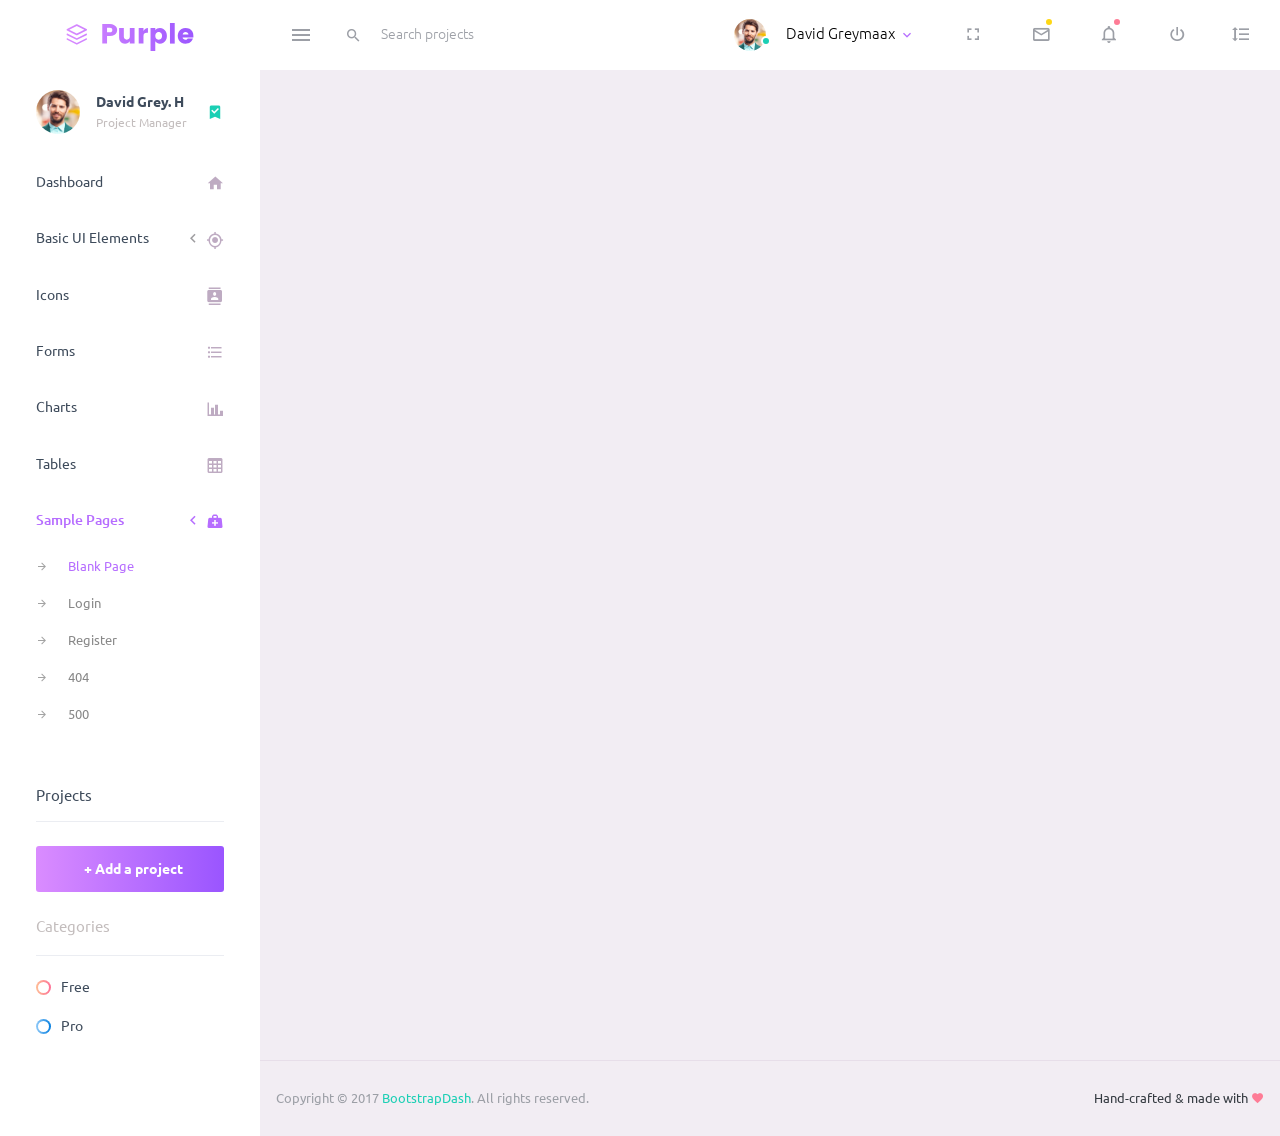
<file: public/admin/pages/samples/blank-page.html>
<!DOCTYPE html>
<html lang="en">
  <head>
    <!-- Required meta tags -->
    <meta charset="utf-8">
    <meta name="viewport" content="width=device-width, initial-scale=1, shrink-to-fit=no">
    <title>Purple Admin</title>
    <!-- plugins:css -->
    <link rel="stylesheet" href="../../assets/vendors/mdi/css/materialdesignicons.min.css">
    <link rel="stylesheet" href="../../assets/vendors/css/vendor.bundle.base.css">
    <!-- endinject -->
    <!-- Plugin css for this page -->
    <!-- End plugin css for this page -->
    <!-- inject:css -->
    <!-- endinject -->
    <!-- Layout styles -->
    <link rel="stylesheet" href="../../assets/css/style.css">
    <!-- End layout styles -->
    <link rel="shortcut icon" href="../../assets/images/favicon.png" />
  </head>
  <body>
    <div class="container-scroller">
      <!-- partial:../../partials/_navbar.html -->
      <nav class="navbar default-layout-navbar col-lg-12 col-12 p-0 fixed-top d-flex flex-row">
        <div class="text-center navbar-brand-wrapper d-flex align-items-center justify-content-center">
          <a class="navbar-brand brand-logo" href="../../index.html"><img src="../../assets/images/logo.svg" alt="logo" /></a>
          <a class="navbar-brand brand-logo-mini" href="../../index.html"><img src="../../assets/images/logo-mini.svg" alt="logo" /></a>
        </div>
        <div class="navbar-menu-wrapper d-flex align-items-stretch">
          <button class="navbar-toggler navbar-toggler align-self-center" type="button" data-toggle="minimize">
            <span class="mdi mdi-menu"></span>
          </button>
          <div class="search-field d-none d-md-block">
            <form class="d-flex align-items-center h-100" action="#">
              <div class="input-group">
                <div class="input-group-prepend bg-transparent">
                  <i class="input-group-text border-0 mdi mdi-magnify"></i>
                </div>
                <input type="text" class="form-control bg-transparent border-0" placeholder="Search projects">
              </div>
            </form>
          </div>
          <ul class="navbar-nav navbar-nav-right">
            <li class="nav-item nav-profile dropdown">
              <a class="nav-link dropdown-toggle" id="profileDropdown" href="#" data-toggle="dropdown" aria-expanded="false">
                <div class="nav-profile-img">
                  <img src="../../assets/images/faces/face1.jpg" alt="image">
                  <span class="availability-status online"></span>
                </div>
                <div class="nav-profile-text">
                  <p class="mb-1 text-black">David Greymaax</p>
                </div>
              </a>
              <div class="dropdown-menu navbar-dropdown" aria-labelledby="profileDropdown">
                <a class="dropdown-item" href="#">
                  <i class="mdi mdi-cached mr-2 text-success"></i> Activity Log </a>
                <div class="dropdown-divider"></div>
                <a class="dropdown-item" href="#">
                  <i class="mdi mdi-logout mr-2 text-primary"></i> Signout </a>
              </div>
            </li>
            <li class="nav-item d-none d-lg-block full-screen-link">
              <a class="nav-link">
                <i class="mdi mdi-fullscreen" id="fullscreen-button"></i>
              </a>
            </li>
            <li class="nav-item dropdown">
              <a class="nav-link count-indicator dropdown-toggle" id="messageDropdown" href="#" data-toggle="dropdown" aria-expanded="false">
                <i class="mdi mdi-email-outline"></i>
                <span class="count-symbol bg-warning"></span>
              </a>
              <div class="dropdown-menu dropdown-menu-right navbar-dropdown preview-list" aria-labelledby="messageDropdown">
                <h6 class="p-3 mb-0">Messages</h6>
                <div class="dropdown-divider"></div>
                <a class="dropdown-item preview-item">
                  <div class="preview-thumbnail">
                    <img src="../../assets/images/faces/face4.jpg" alt="image" class="profile-pic">
                  </div>
                  <div class="preview-item-content d-flex align-items-start flex-column justify-content-center">
                    <h6 class="preview-subject ellipsis mb-1 font-weight-normal">Mark send you a message</h6>
                    <p class="text-gray mb-0"> 1 Minutes ago </p>
                  </div>
                </a>
                <div class="dropdown-divider"></div>
                <a class="dropdown-item preview-item">
                  <div class="preview-thumbnail">
                    <img src="../../assets/images/faces/face2.jpg" alt="image" class="profile-pic">
                  </div>
                  <div class="preview-item-content d-flex align-items-start flex-column justify-content-center">
                    <h6 class="preview-subject ellipsis mb-1 font-weight-normal">Cregh send you a message</h6>
                    <p class="text-gray mb-0"> 15 Minutes ago </p>
                  </div>
                </a>
                <div class="dropdown-divider"></div>
                <a class="dropdown-item preview-item">
                  <div class="preview-thumbnail">
                    <img src="../../assets/images/faces/face3.jpg" alt="image" class="profile-pic">
                  </div>
                  <div class="preview-item-content d-flex align-items-start flex-column justify-content-center">
                    <h6 class="preview-subject ellipsis mb-1 font-weight-normal">Profile picture updated</h6>
                    <p class="text-gray mb-0"> 18 Minutes ago </p>
                  </div>
                </a>
                <div class="dropdown-divider"></div>
                <h6 class="p-3 mb-0 text-center">4 new messages</h6>
              </div>
            </li>
            <li class="nav-item dropdown">
              <a class="nav-link count-indicator dropdown-toggle" id="notificationDropdown" href="#" data-toggle="dropdown">
                <i class="mdi mdi-bell-outline"></i>
                <span class="count-symbol bg-danger"></span>
              </a>
              <div class="dropdown-menu dropdown-menu-right navbar-dropdown preview-list" aria-labelledby="notificationDropdown">
                <h6 class="p-3 mb-0">Notifications</h6>
                <div class="dropdown-divider"></div>
                <a class="dropdown-item preview-item">
                  <div class="preview-thumbnail">
                    <div class="preview-icon bg-success">
                      <i class="mdi mdi-calendar"></i>
                    </div>
                  </div>
                  <div class="preview-item-content d-flex align-items-start flex-column justify-content-center">
                    <h6 class="preview-subject font-weight-normal mb-1">Event today</h6>
                    <p class="text-gray ellipsis mb-0"> Just a reminder that you have an event today </p>
                  </div>
                </a>
                <div class="dropdown-divider"></div>
                <a class="dropdown-item preview-item">
                  <div class="preview-thumbnail">
                    <div class="preview-icon bg-warning">
                      <i class="mdi mdi-settings"></i>
                    </div>
                  </div>
                  <div class="preview-item-content d-flex align-items-start flex-column justify-content-center">
                    <h6 class="preview-subject font-weight-normal mb-1">Settings</h6>
                    <p class="text-gray ellipsis mb-0"> Update dashboard </p>
                  </div>
                </a>
                <div class="dropdown-divider"></div>
                <a class="dropdown-item preview-item">
                  <div class="preview-thumbnail">
                    <div class="preview-icon bg-info">
                      <i class="mdi mdi-link-variant"></i>
                    </div>
                  </div>
                  <div class="preview-item-content d-flex align-items-start flex-column justify-content-center">
                    <h6 class="preview-subject font-weight-normal mb-1">Launch Admin</h6>
                    <p class="text-gray ellipsis mb-0"> New admin wow! </p>
                  </div>
                </a>
                <div class="dropdown-divider"></div>
                <h6 class="p-3 mb-0 text-center">See all notifications</h6>
              </div>
            </li>
            <li class="nav-item nav-logout d-none d-lg-block">
              <a class="nav-link" href="#">
                <i class="mdi mdi-power"></i>
              </a>
            </li>
            <li class="nav-item nav-settings d-none d-lg-block">
              <a class="nav-link" href="#">
                <i class="mdi mdi-format-line-spacing"></i>
              </a>
            </li>
          </ul>
          <button class="navbar-toggler navbar-toggler-right d-lg-none align-self-center" type="button" data-toggle="offcanvas">
            <span class="mdi mdi-menu"></span>
          </button>
        </div>
      </nav>
      <!-- partial -->
      <div class="container-fluid page-body-wrapper">
        <!-- partial:../../partials/_sidebar.html -->
        <nav class="sidebar sidebar-offcanvas" id="sidebar">
          <ul class="nav">
            <li class="nav-item nav-profile">
              <a href="#" class="nav-link">
                <div class="nav-profile-image">
                  <img src="../../assets/images/faces/face1.jpg" alt="profile">
                  <span class="login-status online"></span>
                  <!--change to offline or busy as needed-->
                </div>
                <div class="nav-profile-text d-flex flex-column">
                  <span class="font-weight-bold mb-2">David Grey. H</span>
                  <span class="text-secondary text-small">Project Manager</span>
                </div>
                <i class="mdi mdi-bookmark-check text-success nav-profile-badge"></i>
              </a>
            </li>
            <li class="nav-item">
              <a class="nav-link" href="../../index.html">
                <span class="menu-title">Dashboard</span>
                <i class="mdi mdi-home menu-icon"></i>
              </a>
            </li>
            <li class="nav-item">
              <a class="nav-link" data-toggle="collapse" href="#ui-basic" aria-expanded="false" aria-controls="ui-basic">
                <span class="menu-title">Basic UI Elements</span>
                <i class="menu-arrow"></i>
                <i class="mdi mdi-crosshairs-gps menu-icon"></i>
              </a>
              <div class="collapse" id="ui-basic">
                <ul class="nav flex-column sub-menu">
                  <li class="nav-item"> <a class="nav-link" href="../../pages/ui-features/buttons.html">Buttons</a></li>
                  <li class="nav-item"> <a class="nav-link" href="../../pages/ui-features/typography.html">Typography</a></li>
                </ul>
              </div>
            </li>
            <li class="nav-item">
              <a class="nav-link" href="../../pages/icons/mdi.html">
                <span class="menu-title">Icons</span>
                <i class="mdi mdi-contacts menu-icon"></i>
              </a>
            </li>
            <li class="nav-item">
              <a class="nav-link" href="../../pages/forms/basic_elements.html">
                <span class="menu-title">Forms</span>
                <i class="mdi mdi-format-list-bulleted menu-icon"></i>
              </a>
            </li>
            <li class="nav-item">
              <a class="nav-link" href="../../pages/charts/chartjs.html">
                <span class="menu-title">Charts</span>
                <i class="mdi mdi-chart-bar menu-icon"></i>
              </a>
            </li>
            <li class="nav-item">
              <a class="nav-link" href="../../pages/tables/basic-table.html">
                <span class="menu-title">Tables</span>
                <i class="mdi mdi-table-large menu-icon"></i>
              </a>
            </li>
            <li class="nav-item">
              <a class="nav-link" data-toggle="collapse" href="#general-pages" aria-expanded="false" aria-controls="general-pages">
                <span class="menu-title">Sample Pages</span>
                <i class="menu-arrow"></i>
                <i class="mdi mdi-medical-bag menu-icon"></i>
              </a>
              <div class="collapse" id="general-pages">
                <ul class="nav flex-column sub-menu">
                  <li class="nav-item"> <a class="nav-link" href="../../pages/samples/blank-page.html"> Blank Page </a></li>
                  <li class="nav-item"> <a class="nav-link" href="../../pages/samples/login.html"> Login </a></li>
                  <li class="nav-item"> <a class="nav-link" href="../../pages/samples/register.html"> Register </a></li>
                  <li class="nav-item"> <a class="nav-link" href="../../pages/samples/error-404.html"> 404 </a></li>
                  <li class="nav-item"> <a class="nav-link" href="../../pages/samples/error-500.html"> 500 </a></li>
                </ul>
              </div>
            </li>
            <li class="nav-item sidebar-actions">
              <span class="nav-link">
                <div class="border-bottom">
                  <h6 class="font-weight-normal mb-3">Projects</h6>
                </div>
                <button class="btn btn-block btn-lg btn-gradient-primary mt-4">+ Add a project</button>
                <div class="mt-4">
                  <div class="border-bottom">
                    <p class="text-secondary">Categories</p>
                  </div>
                  <ul class="gradient-bullet-list mt-4">
                    <li>Free</li>
                    <li>Pro</li>
                  </ul>
                </div>
              </span>
            </li>
          </ul>
        </nav>
        <!-- partial -->
        <div class="main-panel">
          <div class="content-wrapper">
          </div>
          <!-- content-wrapper ends -->
          <!-- partial:../../partials/_footer.html -->
          <footer class="footer">
            <div class="d-sm-flex justify-content-center justify-content-sm-between">
              <span class="text-muted text-center text-sm-left d-block d-sm-inline-block">Copyright © 2017 <a href="https://www.bootstrapdash.com/" target="_blank">BootstrapDash</a>. All rights reserved.</span>
              <span class="float-none float-sm-right d-block mt-1 mt-sm-0 text-center">Hand-crafted & made with <i class="mdi mdi-heart text-danger"></i></span>
            </div>
          </footer>
          <!-- partial -->
        </div>
        <!-- main-panel ends -->
      </div>
      <!-- page-body-wrapper ends -->
    </div>
    <!-- container-scroller -->
    <!-- plugins:js -->
    <script src="../../assets/vendors/js/vendor.bundle.base.js"></script>
    <!-- endinject -->
    <!-- Plugin js for this page -->
    <!-- End plugin js for this page -->
    <!-- inject:js -->
    <script src="../../assets/js/off-canvas.js"></script>
    <script src="../../assets/js/hoverable-collapse.js"></script>
    <script src="../../assets/js/misc.js"></script>
    <!-- endinject -->
    <!-- Custom js for this page -->
    <!-- End custom js for this page -->
  </body>
</html>
</file>
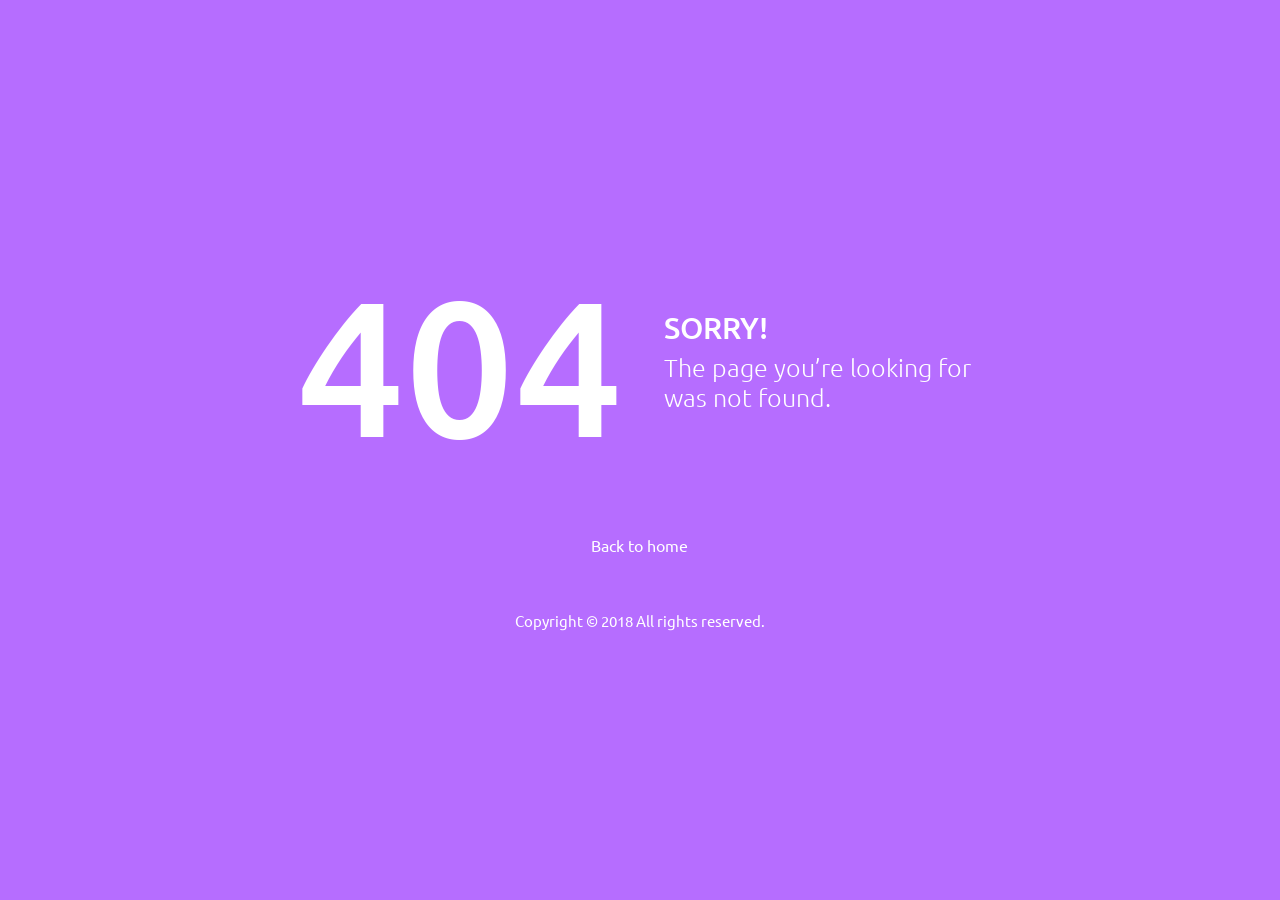
<file: public/admin/pages/samples/error-404.html>
<!DOCTYPE html>
<html lang="en">
  <head>
    <!-- Required meta tags -->
    <meta charset="utf-8">
    <meta name="viewport" content="width=device-width, initial-scale=1, shrink-to-fit=no">
    <title>Purple Admin</title>
    <!-- plugins:css -->
    <link rel="stylesheet" href="../../assets/vendors/mdi/css/materialdesignicons.min.css">
    <link rel="stylesheet" href="../../assets/vendors/css/vendor.bundle.base.css">
    <!-- endinject -->
    <!-- Plugin css for this page -->
    <!-- End Plugin css for this page -->
    <!-- inject:css -->
    <!-- endinject -->
    <!-- Layout styles -->
    <link rel="stylesheet" href="../../assets/css/style.css">
    <!-- End layout styles -->
    <link rel="shortcut icon" href="../../assets/images/favicon.png" />
  </head>
  <body>
    <div class="container-scroller">
      <div class="container-fluid page-body-wrapper full-page-wrapper">
        <div class="content-wrapper d-flex align-items-center text-center error-page bg-primary">
          <div class="row flex-grow">
            <div class="col-lg-7 mx-auto text-white">
              <div class="row align-items-center d-flex flex-row">
                <div class="col-lg-6 text-lg-right pr-lg-4">
                  <h1 class="display-1 mb-0">404</h1>
                </div>
                <div class="col-lg-6 error-page-divider text-lg-left pl-lg-4">
                  <h2>SORRY!</h2>
                  <h3 class="font-weight-light">The page you’re looking for was not found.</h3>
                </div>
              </div>
              <div class="row mt-5">
                <div class="col-12 text-center mt-xl-2">
                  <a class="text-white font-weight-medium" href="../../index.html">Back to home</a>
                </div>
              </div>
              <div class="row mt-5">
                <div class="col-12 mt-xl-2">
                  <p class="text-white font-weight-medium text-center">Copyright &copy; 2018 All rights reserved.</p>
                </div>
              </div>
            </div>
          </div>
        </div>
        <!-- content-wrapper ends -->
      </div>
      <!-- page-body-wrapper ends -->
    </div>
    <!-- container-scroller -->
    <!-- plugins:js -->
    <script src="../../assets/vendors/js/vendor.bundle.base.js"></script>
    <!-- endinject -->
    <!-- Plugin js for this page -->
    <!-- End plugin js for this page -->
    <!-- inject:js -->
    <script src="../../assets/js/off-canvas.js"></script>
    <script src="../../assets/js/hoverable-collapse.js"></script>
    <script src="../../assets/js/misc.js"></script>
    <!-- endinject -->
  </body>
</html>
</file>
<file: public/admin/assets/vendors/css/vendor.bundle.base.css>
/*
 * Container style
 */
.ps {
  overflow: hidden !important;
  overflow-anchor: none;
  -ms-overflow-style: none;
  touch-action: auto;
  -ms-touch-action: auto;
}

/*
 * Scrollbar rail styles
 */
.ps__rail-x {
  display: none;
  opacity: 0;
  transition: background-color .2s linear, opacity .2s linear;
  -webkit-transition: background-color .2s linear, opacity .2s linear;
  height: 15px;
  /* there must be 'bottom' or 'top' for ps__rail-x */
  bottom: 0px;
  /* please don't change 'position' */
  position: absolute;
}

.ps__rail-y {
  display: none;
  opacity: 0;
  transition: background-color .2s linear, opacity .2s linear;
  -webkit-transition: background-color .2s linear, opacity .2s linear;
  width: 15px;
  /* there must be 'right' or 'left' for ps__rail-y */
  right: 0;
  /* please don't change 'position' */
  position: absolute;
}

.ps--active-x > .ps__rail-x,
.ps--active-y > .ps__rail-y {
  display: block;
  background-color: transparent;
}

.ps:hover > .ps__rail-x,
.ps:hover > .ps__rail-y,
.ps--focus > .ps__rail-x,
.ps--focus > .ps__rail-y,
.ps--scrolling-x > .ps__rail-x,
.ps--scrolling-y > .ps__rail-y {
  opacity: 0.6;
}

.ps .ps__rail-x:hover,
.ps .ps__rail-y:hover,
.ps .ps__rail-x:focus,
.ps .ps__rail-y:focus,
.ps .ps__rail-x.ps--clicking,
.ps .ps__rail-y.ps--clicking {
  background-color: #eee;
  opacity: 0.9;
}

/*
 * Scrollbar thumb styles
 */
.ps__thumb-x {
  background-color: #aaa;
  border-radius: 6px;
  transition: background-color .2s linear, height .2s ease-in-out;
  -webkit-transition: background-color .2s linear, height .2s ease-in-out;
  height: 6px;
  /* there must be 'bottom' for ps__thumb-x */
  bottom: 2px;
  /* please don't change 'position' */
  position: absolute;
}

.ps__thumb-y {
  background-color: #aaa;
  border-radius: 6px;
  transition: background-color .2s linear, width .2s ease-in-out;
  -webkit-transition: background-color .2s linear, width .2s ease-in-out;
  width: 6px;
  /* there must be 'right' for ps__thumb-y */
  right: 2px;
  /* please don't change 'position' */
  position: absolute;
}

.ps__rail-x:hover > .ps__thumb-x,
.ps__rail-x:focus > .ps__thumb-x,
.ps__rail-x.ps--clicking .ps__thumb-x {
  background-color: #999;
  height: 11px;
}

.ps__rail-y:hover > .ps__thumb-y,
.ps__rail-y:focus > .ps__thumb-y,
.ps__rail-y.ps--clicking .ps__thumb-y {
  background-color: #999;
  width: 11px;
}

/* MS supports */
@supports (-ms-overflow-style: none) {
  .ps {
    overflow: auto !important;
  }
}

@media screen and (-ms-high-contrast: active), (-ms-high-contrast: none) {
  .ps {
    overflow: auto !important;
  }
}
</file>
<file: public/ot/assets/vendor/venobox/venobox.css>
/* ------ venobox.css --------*/
.vbox-overlay *, .vbox-overlay *:before, .vbox-overlay *:after{
    -webkit-backface-visibility: hidden;
    -webkit-box-sizing:border-box;
    -moz-box-sizing:border-box;
    box-sizing:border-box;
}
.vbox-overlay * { 
    -webkit-backface-visibility: visible;
    backface-visibility: visible;
}
.vbox-overlay{
    display: -webkit-flex;
    display: flex;
    -webkit-flex-direction: column;
    flex-direction: column;
    -webkit-justify-content: center;
    justify-content: center;
    -webkit-align-items: center;
    align-items: center;
    position: fixed;
    left: 0;
    top: 0;
    bottom: 0;
    right: 0;
    z-index: 999999;
}

/* ----- navigation ----- */
.vbox-title{
    width: 100%;
    height: 40px;
    float: left;
    text-align: center;
    line-height: 28px;
    font-size: 12px;
    padding: 6px 50px;
    overflow: hidden;
    position: fixed;
    display: none;
    left: 0;
    z-index: 89;
}
.vbox-close{
    cursor: pointer;
    position: fixed;
    top: -1px;
    right: 0;
    width: 50px;
    height: 40px;
    padding: 6px;
    display: block;
    background-position:10px center;
    overflow: hidden;
    font-size: 24px;
    line-height: 1;
    text-align: center;
    z-index: 99;
}
.vbox-left{
    cursor: pointer;
    position: fixed;
    left: 0;
    height: 40px;
    overflow: hidden;
    line-height: 28px;
    font-size: 12px;
    z-index: 99;
    display: flex;
    align-items:center;
}
.vbox-num{
    display: inline-block;
    margin: 6px 0 6px 15px;
}
/* ----- Social share ----- */
.vbox-share{
    line-height: 28px;
    font-size: 12px;
    overflow: hidden;
    position: fixed;
    left: 0;
    z-index: 98;
    display: flex;
    align-items:center;
    justify-content: center;
    width: 100%;
    text-align: center;
}
.vbox-share svg{
    max-height: 28px;
    width: 28px;
    z-index: 10;
    margin-left: 12px;
    margin-top: 6px;
    margin-bottom: 6px;
    vertical-align: middle;
}


/* ----- navigation ARROWS ----- */
.vbox-next, .vbox-prev{
    position: fixed;
    top: 50%;
    margin-top: -15px;
    overflow: hidden;
    cursor: pointer;
    display: block;
    width: 45px;
    height: 45px;
    z-index: 99;
}
.vbox-next span, .vbox-prev span{
    position: relative;
    width: 20px;
    height: 20px;
    border: 2px solid transparent;
    border-top-color: #B6B6B6;
    border-right-color: #B6B6B6;
    text-indent: -100px;
    position: absolute;
    top: 8px;
    display: block;
}
.vbox-prev{
    left: 15px;
}
.vbox-next{
    right: 15px;
}
.vbox-prev span{
    left: 10px;
    -ms-transform: rotate(-135deg);
    -webkit-transform: rotate(-135deg);
    transform: rotate(-135deg);
}
.vbox-next span{
    -ms-transform: rotate(45deg);
    -webkit-transform: rotate(45deg);
    transform: rotate(45deg);
    right: 10px;
}
/* ------- inline window ------ */
.vbox-inline{
    width: 420px;
    height: 315px;
    height: 70vh;
    padding: 10px;
    background: #fff;
    margin: 0 auto;
    overflow: auto;
    text-align: left;
}
/* ------- Video & iFrames window ------ */
.venoframe{
    max-width: 100%;
    width: 100%;
    border: none;
    width: 100%;
    height: 260px;
    height: 70vh;
}
.venoframe.vbvid{
    height: 260px;
}
@media (min-width: 768px) {
    .venoframe, .vbox-inline{
        width: 90%;
        height: 360px;
        height: 70vh;
    }
    .venoframe.vbvid{
        width: 640px;
        height: 360px;
    }
}
@media (min-width: 992px) {
    .venoframe, .vbox-inline{
        max-width: 1200px;
        width: 80%;
        height: 540px;
        height: 70vh;
    }
    .venoframe.vbvid{
        width: 960px;
        height: 540px;
    }
}
/* 
Please do NOT edit this part! 
or at least read this note: http://i.imgur.com/7C0ws9e.gif
*/
.vbox-open{
    overflow: hidden;
}
.vbox-container{
    position: absolute;
    left: 0;
    right: 0;
    top: 0;
    bottom: 0;
    overflow-x: hidden;
    overflow-y: scroll;
    overflow-scrolling: touch;
    -webkit-overflow-scrolling: touch;
    z-index: 20;
    max-height: 100%;

}

.vbox-content{
    text-align: center;
    float: left;
    width: 100%;
    position: relative;
    overflow: hidden;
    padding: 20px 4%;
}
.vbox-container img{
    max-width: 100%;
    height: auto;
}
.vbox-figlio{
    box-shadow: 0 0 12px rgba(0,0,0,0.19), 0 6px 6px rgba(0,0,0,0.23);
    max-width: 100%;
    text-align: initial;
}
img.vbox-figlio{
    -webkit-user-select: none;
-khtml-user-select: none;
-moz-user-select: none;
-o-user-select: none;
user-select: none;
}
.vbox-content.swipe-left{
    margin-left: -200px !important;
}
.vbox-content.swipe-right{
    margin-left: 200px !important;
}
.vbox-animated{
    webkit-transition: margin 300ms ease-out;
    transition: margin 300ms ease-out;
}

/* ---------- preloader ----------
 * SPINKIT 
 * http://tobiasahlin.com/spinkit/
-------------------------------- */
.sk-double-bounce,.sk-rotating-plane{width:40px;height:40px;margin:40px auto}.sk-rotating-plane{background-color:#333;-webkit-animation:sk-rotatePlane 1.2s infinite ease-in-out;animation:sk-rotatePlane 1.2s infinite ease-in-out}@-webkit-keyframes sk-rotatePlane{0%{-webkit-transform:perspective(120px) rotateX(0) rotateY(0);transform:perspective(120px) rotateX(0) rotateY(0)}50%{-webkit-transform:perspective(120px) rotateX(-180.1deg) rotateY(0);transform:perspective(120px) rotateX(-180.1deg) rotateY(0)}100%{-webkit-transform:perspective(120px) rotateX(-180deg) rotateY(-179.9deg);transform:perspective(120px) rotateX(-180deg) rotateY(-179.9deg)}}@keyframes sk-rotatePlane{0%{-webkit-transform:perspective(120px) rotateX(0) rotateY(0);transform:perspective(120px) rotateX(0) rotateY(0)}50%{-webkit-transform:perspective(120px) rotateX(-180.1deg) rotateY(0);transform:perspective(120px) rotateX(-180.1deg) rotateY(0)}100%{-webkit-transform:perspective(120px) rotateX(-180deg) rotateY(-179.9deg);transform:perspective(120px) rotateX(-180deg) rotateY(-179.9deg)}}.sk-double-bounce{position:relative}.sk-double-bounce .sk-child{width:100%;height:100%;border-radius:50%;background-color:#333;opacity:.6;position:absolute;top:0;left:0;-webkit-animation:sk-doubleBounce 2s infinite ease-in-out;animation:sk-doubleBounce 2s infinite ease-in-out}.sk-chasing-dots .sk-child,.sk-spinner-pulse,.sk-three-bounce .sk-child{background-color:#333;border-radius:100%}.sk-double-bounce .sk-double-bounce2{-webkit-animation-delay:-1s;animation-delay:-1s}@-webkit-keyframes sk-doubleBounce{0%,100%{-webkit-transform:scale(0);transform:scale(0)}50%{-webkit-transform:scale(1);transform:scale(1)}}@keyframes sk-doubleBounce{0%,100%{-webkit-transform:scale(0);transform:scale(0)}50%{-webkit-transform:scale(1);transform:scale(1)}}.sk-wave{margin:40px auto;width:50px;height:40px;text-align:center;font-size:10px}.sk-wave .sk-rect{background-color:#333;height:100%;width:6px;display:inline-block;-webkit-animation:sk-waveStretchDelay 1.2s infinite ease-in-out;animation:sk-waveStretchDelay 1.2s infinite ease-in-out}.sk-wave .sk-rect1{-webkit-animation-delay:-1.2s;animation-delay:-1.2s}.sk-wave .sk-rect2{-webkit-animation-delay:-1.1s;animation-delay:-1.1s}.sk-wave .sk-rect3{-webkit-animation-delay:-1s;animation-delay:-1s}.sk-wave .sk-rect4{-webkit-animation-delay:-.9s;animation-delay:-.9s}.sk-wave .sk-rect5{-webkit-animation-delay:-.8s;animation-delay:-.8s}@-webkit-keyframes sk-waveStretchDelay{0%,100%,40%{-webkit-transform:scaleY(.4);transform:scaleY(.4)}20%{-webkit-transform:scaleY(1);transform:scaleY(1)}}@keyframes sk-waveStretchDelay{0%,100%,40%{-webkit-transform:scaleY(.4);transform:scaleY(.4)}20%{-webkit-transform:scaleY(1);transform:scaleY(1)}}.sk-wandering-cubes{margin:40px auto;width:40px;height:40px;position:relative}.sk-wandering-cubes .sk-cube{background-color:#333;width:10px;height:10px;position:absolute;top:0;left:0;-webkit-animation:sk-wanderingCube 1.8s ease-in-out -1.8s infinite both;animation:sk-wanderingCube 1.8s ease-in-out -1.8s infinite both}.sk-chasing-dots,.sk-spinner-pulse{width:40px;height:40px;margin:40px auto}.sk-wandering-cubes .sk-cube2{-webkit-animation-delay:-.9s;animation-delay:-.9s}@-webkit-keyframes sk-wanderingCube{0%{-webkit-transform:rotate(0);transform:rotate(0)}25%{-webkit-transform:translateX(30px) rotate(-90deg) scale(.5);transform:translateX(30px) rotate(-90deg) scale(.5)}50%{-webkit-transform:translateX(30px) translateY(30px) rotate(-179deg);transform:translateX(30px) translateY(30px) rotate(-179deg)}50.1%{-webkit-transform:translateX(30px) translateY(30px) rotate(-180deg);transform:translateX(30px) translateY(30px) rotate(-180deg)}75%{-webkit-transform:translateX(0) translateY(30px) rotate(-270deg) scale(.5);transform:translateX(0) translateY(30px) rotate(-270deg) scale(.5)}100%{-webkit-transform:rotate(-360deg);transform:rotate(-360deg)}}@keyframes sk-wanderingCube{0%{-webkit-transform:rotate(0);transform:rotate(0)}25%{-webkit-transform:translateX(30px) rotate(-90deg) scale(.5);transform:translateX(30px) rotate(-90deg) scale(.5)}50%{-webkit-transform:translateX(30px) translateY(30px) rotate(-179deg);transform:translateX(30px) translateY(30px) rotate(-179deg)}50.1%{-webkit-transform:translateX(30px) translateY(30px) rotate(-180deg);transform:translateX(30px) translateY(30px) rotate(-180deg)}75%{-webkit-transform:translateX(0) translateY(30px) rotate(-270deg) scale(.5);transform:translateX(0) translateY(30px) rotate(-270deg) scale(.5)}100%{-webkit-transform:rotate(-360deg);transform:rotate(-360deg)}}.sk-spinner-pulse{-webkit-animation:sk-pulseScaleOut 1s infinite ease-in-out;animation:sk-pulseScaleOut 1s infinite ease-in-out}@-webkit-keyframes sk-pulseScaleOut{0%{-webkit-transform:scale(0);transform:scale(0)}100%{-webkit-transform:scale(1);transform:scale(1);opacity:0}}@keyframes sk-pulseScaleOut{0%{-webkit-transform:scale(0);transform:scale(0)}100%{-webkit-transform:scale(1);transform:scale(1);opacity:0}}.sk-chasing-dots{position:relative;text-align:center;-webkit-animation:sk-chasingDotsRotate 2s infinite linear;animation:sk-chasingDotsRotate 2s infinite linear}.sk-chasing-dots .sk-child{width:60%;height:60%;display:inline-block;position:absolute;top:0;-webkit-animation:sk-chasingDotsBounce 2s infinite ease-in-out;animation:sk-chasingDotsBounce 2s infinite ease-in-out}.sk-chasing-dots .sk-dot2{top:auto;bottom:0;-webkit-animation-delay:-1s;animation-delay:-1s}@-webkit-keyframes sk-chasingDotsRotate{100%{-webkit-transform:rotate(360deg);transform:rotate(360deg)}}@keyframes sk-chasingDotsRotate{100%{-webkit-transform:rotate(360deg);transform:rotate(360deg)}}@-webkit-keyframes sk-chasingDotsBounce{0%,100%{-webkit-transform:scale(0);transform:scale(0)}50%{-webkit-transform:scale(1);transform:scale(1)}}@keyframes sk-chasingDotsBounce{0%,100%{-webkit-transform:scale(0);transform:scale(0)}50%{-webkit-transform:scale(1);transform:scale(1)}}.sk-three-bounce{margin:40px auto;width:80px;text-align:center}.sk-three-bounce .sk-child{width:20px;height:20px;display:inline-block;-webkit-animation:sk-three-bounce 1.4s ease-in-out 0s infinite both;animation:sk-three-bounce 1.4s ease-in-out 0s infinite both}.sk-circle .sk-child:before,.sk-fading-circle .sk-circle:before{display:block;border-radius:100%;content:'';background-color:#333}.sk-three-bounce .sk-bounce1{-webkit-animation-delay:-.32s;animation-delay:-.32s}.sk-three-bounce .sk-bounce2{-webkit-animation-delay:-.16s;animation-delay:-.16s}@-webkit-keyframes sk-three-bounce{0%,100%,80%{-webkit-transform:scale(0);transform:scale(0)}40%{-webkit-transform:scale(1);transform:scale(1)}}@keyframes sk-three-bounce{0%,100%,80%{-webkit-transform:scale(0);transform:scale(0)}40%{-webkit-transform:scale(1);transform:scale(1)}}.sk-circle{margin:40px auto;width:40px;height:40px;position:relative}.sk-circle .sk-child{width:100%;height:100%;position:absolute;left:0;top:0}.sk-circle .sk-child:before{margin:0 auto;width:15%;height:15%;-webkit-animation:sk-circleBounceDelay 1.2s infinite ease-in-out both;animation:sk-circleBounceDelay 1.2s infinite ease-in-out both}.sk-circle .sk-circle2{-webkit-transform:rotate(30deg);-ms-transform:rotate(30deg);transform:rotate(30deg)}.sk-circle .sk-circle3{-webkit-transform:rotate(60deg);-ms-transform:rotate(60deg);transform:rotate(60deg)}.sk-circle .sk-circle4{-webkit-transform:rotate(90deg);-ms-transform:rotate(90deg);transform:rotate(90deg)}.sk-circle .sk-circle5{-webkit-transform:rotate(120deg);-ms-transform:rotate(120deg);transform:rotate(120deg)}.sk-circle .sk-circle6{-webkit-transform:rotate(150deg);-ms-transform:rotate(150deg);transform:rotate(150deg)}.sk-circle .sk-circle7{-webkit-transform:rotate(180deg);-ms-transform:rotate(180deg);transform:rotate(180deg)}.sk-circle .sk-circle8{-webkit-transform:rotate(210deg);-ms-transform:rotate(210deg);transform:rotate(210deg)}.sk-circle .sk-circle9{-webkit-transform:rotate(240deg);-ms-transform:rotate(240deg);transform:rotate(240deg)}.sk-circle .sk-circle10{-webkit-transform:rotate(270deg);-ms-transform:rotate(270deg);transform:rotate(270deg)}.sk-circle .sk-circle11{-webkit-transform:rotate(300deg);-ms-transform:rotate(300deg);transform:rotate(300deg)}.sk-circle .sk-circle12{-webkit-transform:rotate(330deg);-ms-transform:rotate(330deg);transform:rotate(330deg)}.sk-circle .sk-circle2:before{-webkit-animation-delay:-1.1s;animation-delay:-1.1s}.sk-circle .sk-circle3:before{-webkit-animation-delay:-1s;animation-delay:-1s}.sk-circle .sk-circle4:before{-webkit-animation-delay:-.9s;animation-delay:-.9s}.sk-circle .sk-circle5:before{-webkit-animation-delay:-.8s;animation-delay:-.8s}.sk-circle .sk-circle6:before{-webkit-animation-delay:-.7s;animation-delay:-.7s}.sk-circle .sk-circle7:before{-webkit-animation-delay:-.6s;animation-delay:-.6s}.sk-circle .sk-circle8:before{-webkit-animation-delay:-.5s;animation-delay:-.5s}.sk-circle .sk-circle9:before{-webkit-animation-delay:-.4s;animation-delay:-.4s}.sk-circle .sk-circle10:before{-webkit-animation-delay:-.3s;animation-delay:-.3s}.sk-circle .sk-circle11:before{-webkit-animation-delay:-.2s;animation-delay:-.2s}.sk-circle .sk-circle12:before{-webkit-animation-delay:-.1s;animation-delay:-.1s}@-webkit-keyframes sk-circleBounceDelay{0%,100%,80%{-webkit-transform:scale(0);transform:scale(0)}40%{-webkit-transform:scale(1);transform:scale(1)}}@keyframes sk-circleBounceDelay{0%,100%,80%{-webkit-transform:scale(0);transform:scale(0)}40%{-webkit-transform:scale(1);transform:scale(1)}}.sk-cube-grid{width:40px;height:40px;margin:40px auto}.sk-cube-grid .sk-cube{width:33.33%;height:33.33%;background-color:#333;float:left;-webkit-animation:sk-cubeGridScaleDelay 1.3s infinite ease-in-out;animation:sk-cubeGridScaleDelay 1.3s infinite ease-in-out}.sk-cube-grid .sk-cube1{-webkit-animation-delay:.2s;animation-delay:.2s}.sk-cube-grid .sk-cube2{-webkit-animation-delay:.3s;animation-delay:.3s}.sk-cube-grid .sk-cube3{-webkit-animation-delay:.4s;animation-delay:.4s}.sk-cube-grid .sk-cube4{-webkit-animation-delay:.1s;animation-delay:.1s}.sk-cube-grid .sk-cube5{-webkit-animation-delay:.2s;animation-delay:.2s}.sk-cube-grid .sk-cube6{-webkit-animation-delay:.3s;animation-delay:.3s}.sk-cube-grid .sk-cube7{-webkit-animation-delay:0ms;animation-delay:0ms}.sk-cube-grid .sk-cube8{-webkit-animation-delay:.1s;animation-delay:.1s}.sk-cube-grid .sk-cube9{-webkit-animation-delay:.2s;animation-delay:.2s}@-webkit-keyframes sk-cubeGridScaleDelay{0%,100%,70%{-webkit-transform:scale3D(1,1,1);transform:scale3D(1,1,1)}35%{-webkit-transform:scale3D(0,0,1);transform:scale3D(0,0,1)}}@keyframes sk-cubeGridScaleDelay{0%,100%,70%{-webkit-transform:scale3D(1,1,1);transform:scale3D(1,1,1)}35%{-webkit-transform:scale3D(0,0,1);transform:scale3D(0,0,1)}}.sk-fading-circle{margin:40px auto;width:40px;height:40px;position:relative}.sk-fading-circle .sk-circle{width:100%;height:100%;position:absolute;left:0;top:0}.sk-fading-circle .sk-circle:before{margin:0 auto;width:15%;height:15%;-webkit-animation:sk-circleFadeDelay 1.2s infinite ease-in-out both;animation:sk-circleFadeDelay 1.2s infinite ease-in-out both}.sk-fading-circle .sk-circle2{-webkit-transform:rotate(30deg);-ms-transform:rotate(30deg);transform:rotate(30deg)}.sk-fading-circle .sk-circle3{-webkit-transform:rotate(60deg);-ms-transform:rotate(60deg);transform:rotate(60deg)}.sk-fading-circle .sk-circle4{-webkit-transform:rotate(90deg);-ms-transform:rotate(90deg);transform:rotate(90deg)}.sk-fading-circle .sk-circle5{-webkit-transform:rotate(120deg);-ms-transform:rotate(120deg);transform:rotate(120deg)}.sk-fading-circle .sk-circle6{-webkit-transform:rotate(150deg);-ms-transform:rotate(150deg);transform:rotate(150deg)}.sk-fading-circle .sk-circle7{-webkit-transform:rotate(180deg);-ms-transform:rotate(180deg);transform:rotate(180deg)}.sk-fading-circle .sk-circle8{-webkit-transform:rotate(210deg);-ms-transform:rotate(210deg);transform:rotate(210deg)}.sk-fading-circle .sk-circle9{-webkit-transform:rotate(240deg);-ms-transform:rotate(240deg);transform:rotate(240deg)}.sk-fading-circle .sk-circle10{-webkit-transform:rotate(270deg);-ms-transform:rotate(270deg);transform:rotate(270deg)}.sk-fading-circle .sk-circle11{-webkit-transform:rotate(300deg);-ms-transform:rotate(300deg);transform:rotate(300deg)}.sk-fading-circle .sk-circle12{-webkit-transform:rotate(330deg);-ms-transform:rotate(330deg);transform:rotate(330deg)}.sk-fading-circle .sk-circle2:before{-webkit-animation-delay:-1.1s;animation-delay:-1.1s}.sk-fading-circle .sk-circle3:before{-webkit-animation-delay:-1s;animation-delay:-1s}.sk-fading-circle .sk-circle4:before{-webkit-animation-delay:-.9s;animation-delay:-.9s}.sk-fading-circle .sk-circle5:before{-webkit-animation-delay:-.8s;animation-delay:-.8s}.sk-fading-circle .sk-circle6:before{-webkit-animation-delay:-.7s;animation-delay:-.7s}.sk-fading-circle .sk-circle7:before{-webkit-animation-delay:-.6s;animation-delay:-.6s}.sk-fading-circle .sk-circle8:before{-webkit-animation-delay:-.5s;animation-delay:-.5s}.sk-fading-circle .sk-circle9:before{-webkit-animation-delay:-.4s;animation-delay:-.4s}.sk-fading-circle .sk-circle10:before{-webkit-animation-delay:-.3s;animation-delay:-.3s}.sk-fading-circle .sk-circle11:before{-webkit-animation-delay:-.2s;animation-delay:-.2s}.sk-fading-circle .sk-circle12:before{-webkit-animation-delay:-.1s;animation-delay:-.1s}@-webkit-keyframes sk-circleFadeDelay{0%,100%,39%{opacity:0}40%{opacity:1}}@keyframes sk-circleFadeDelay{0%,100%,39%{opacity:0}40%{opacity:1}}.sk-folding-cube{margin:40px auto;width:40px;height:40px;position:relative;-webkit-transform:rotateZ(45deg);transform:rotateZ(45deg)}.sk-folding-cube .sk-cube{float:left;width:50%;height:50%;position:relative;-webkit-transform:scale(1.1);-ms-transform:scale(1.1);transform:scale(1.1)}.sk-folding-cube .sk-cube:before{content:'';position:absolute;top:0;left:0;width:100%;height:100%;background-color:#333;-webkit-animation:sk-foldCubeAngle 2.4s infinite linear both;animation:sk-foldCubeAngle 2.4s infinite linear both;-webkit-transform-origin:100% 100%;-ms-transform-origin:100% 100%;transform-origin:100% 100%}.sk-folding-cube .sk-cube2{-webkit-transform:scale(1.1) rotateZ(90deg);transform:scale(1.1) rotateZ(90deg)}.sk-folding-cube .sk-cube3{-webkit-transform:scale(1.1) rotateZ(180deg);transform:scale(1.1) rotateZ(180deg)}.sk-folding-cube .sk-cube4{-webkit-transform:scale(1.1) rotateZ(270deg);transform:scale(1.1) rotateZ(270deg)}.sk-folding-cube .sk-cube2:before{-webkit-animation-delay:.3s;animation-delay:.3s}.sk-folding-cube .sk-cube3:before{-webkit-animation-delay:.6s;animation-delay:.6s}.sk-folding-cube .sk-cube4:before{-webkit-animation-delay:.9s;animation-delay:.9s}@-webkit-keyframes sk-foldCubeAngle{0%,10%{-webkit-transform:perspective(140px) rotateX(-180deg);transform:perspective(140px) rotateX(-180deg);opacity:0}25%,75%{-webkit-transform:perspective(140px) rotateX(0);transform:perspective(140px) rotateX(0);opacity:1}100%,90%{-webkit-transform:perspective(140px) rotateY(180deg);transform:perspective(140px) rotateY(180deg);opacity:0}}@keyframes sk-foldCubeAngle{0%,10%{-webkit-transform:perspective(140px) rotateX(-180deg);transform:perspective(140px) rotateX(-180deg);opacity:0}25%,75%{-webkit-transform:perspective(140px) rotateX(0);transform:perspective(140px) rotateX(0);opacity:1}100%,90%{-webkit-transform:perspective(140px) rotateY(180deg);transform:perspective(140px) rotateY(180deg);opacity:0}}
</file>
